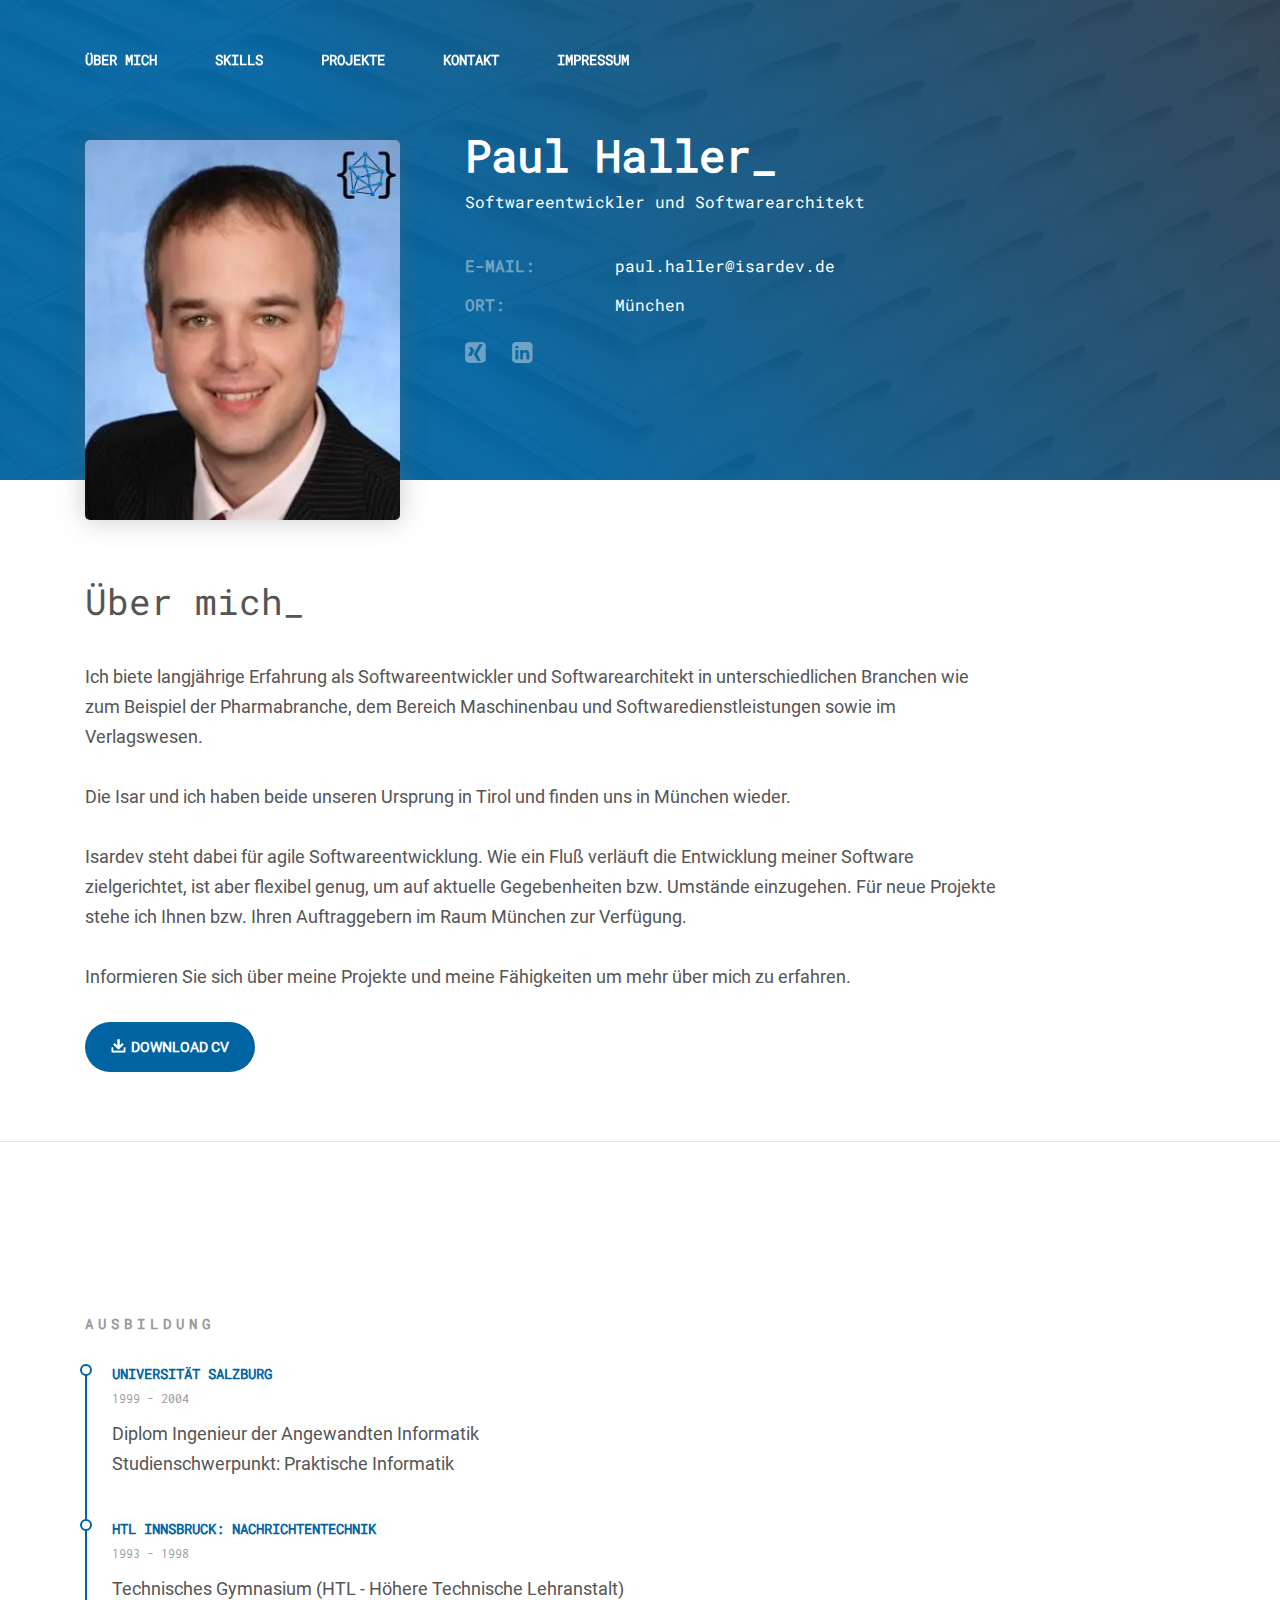
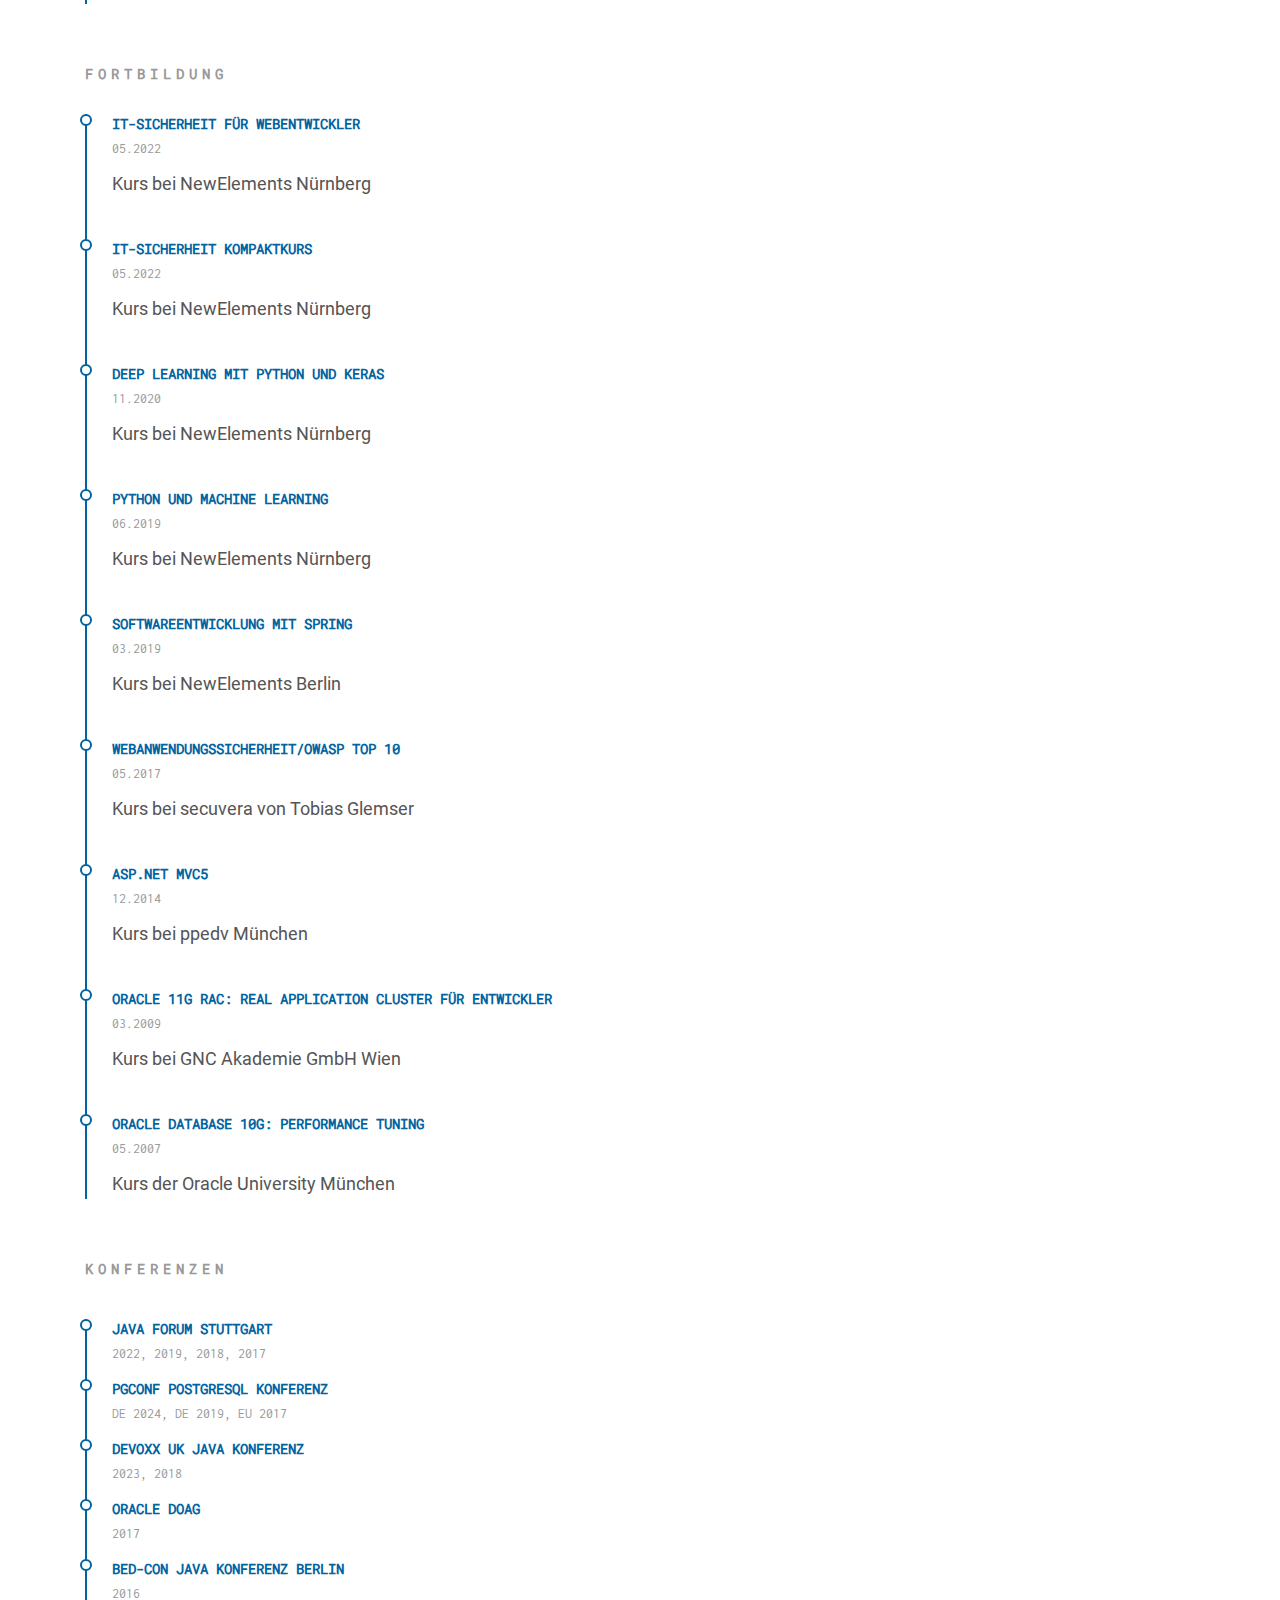
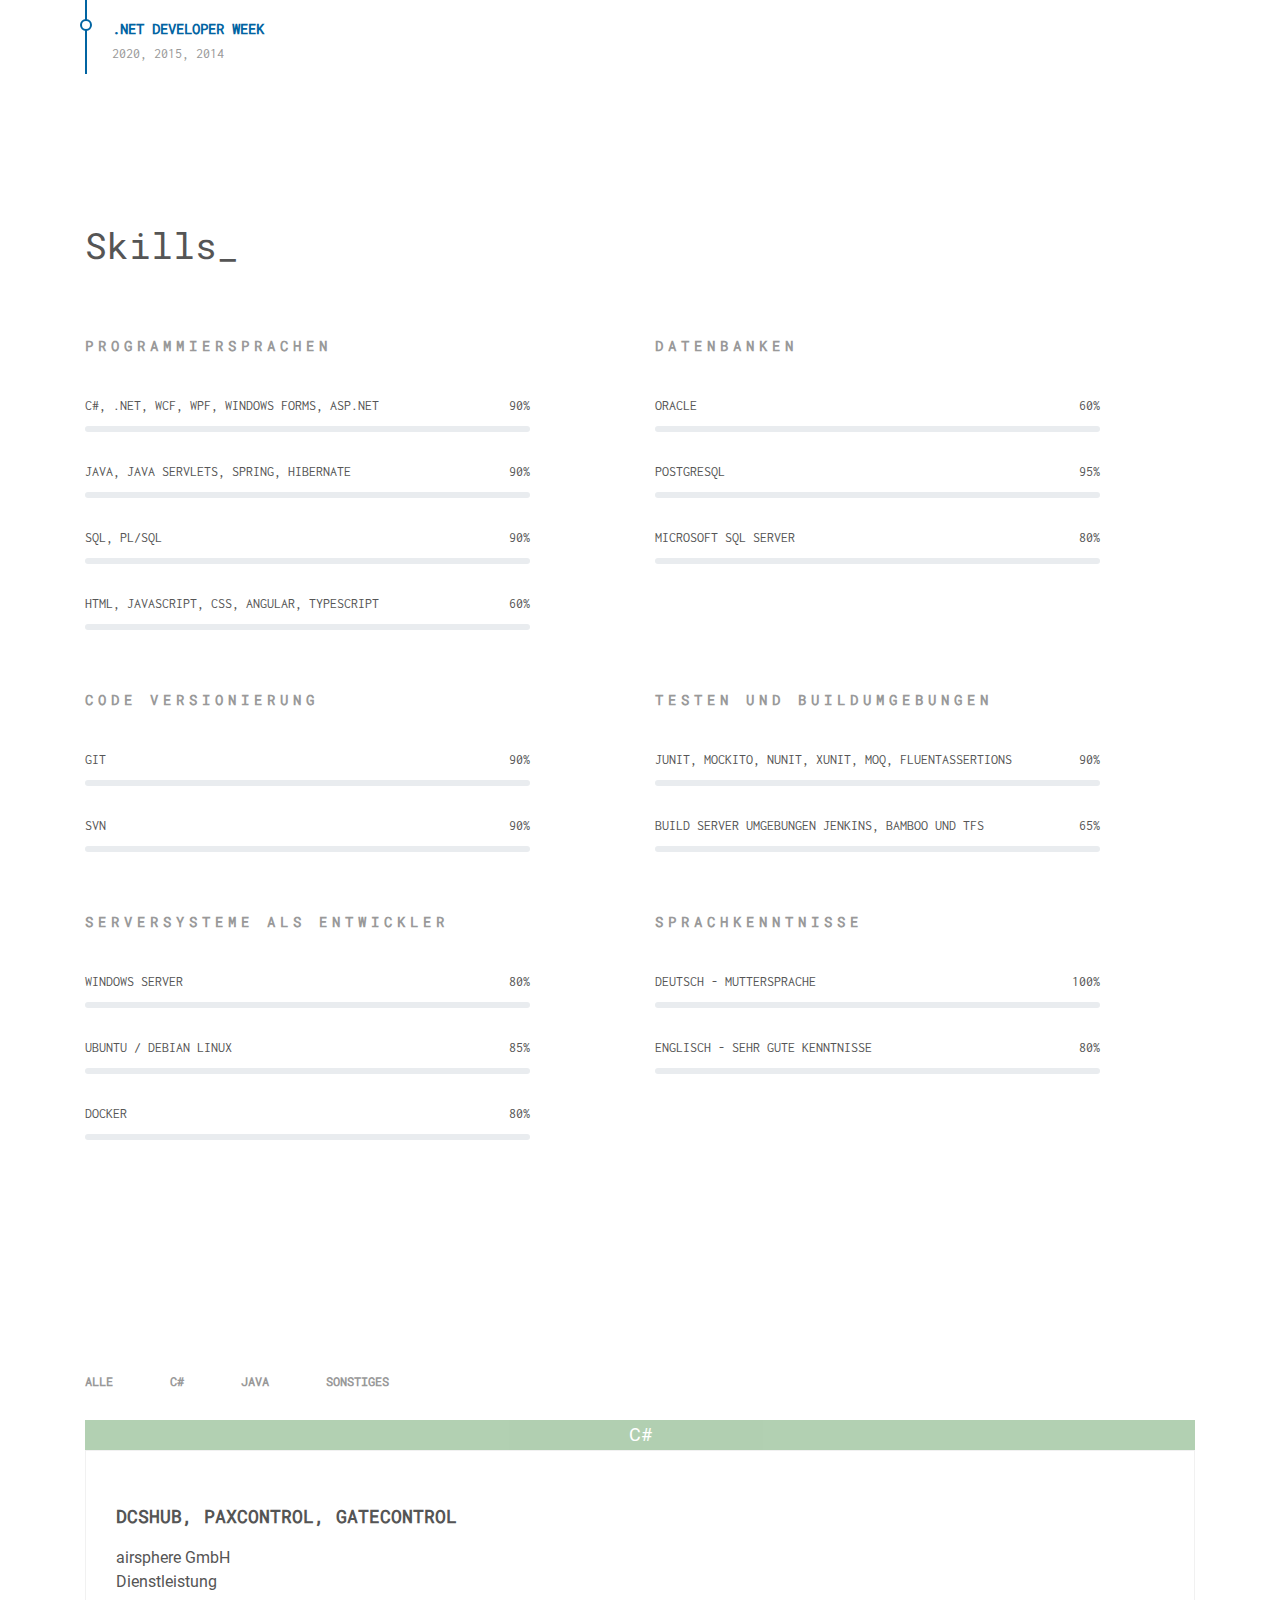
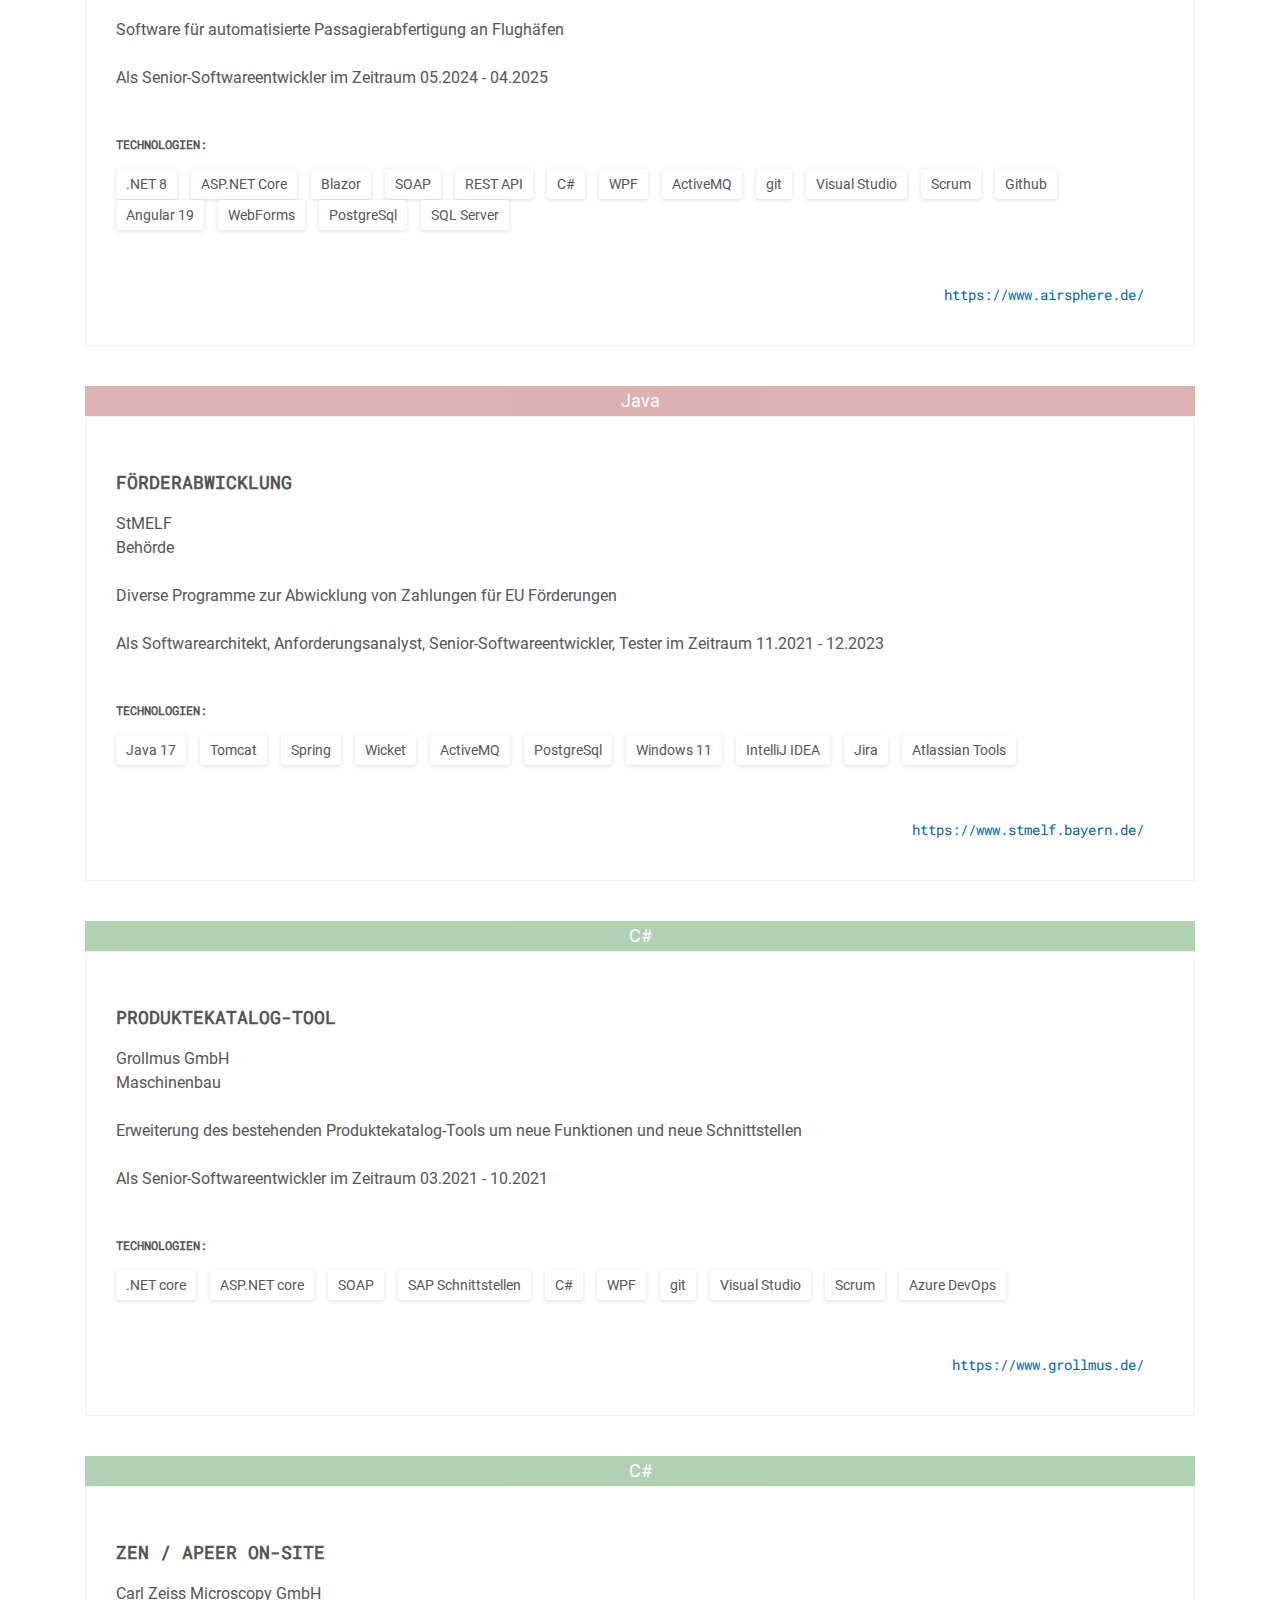
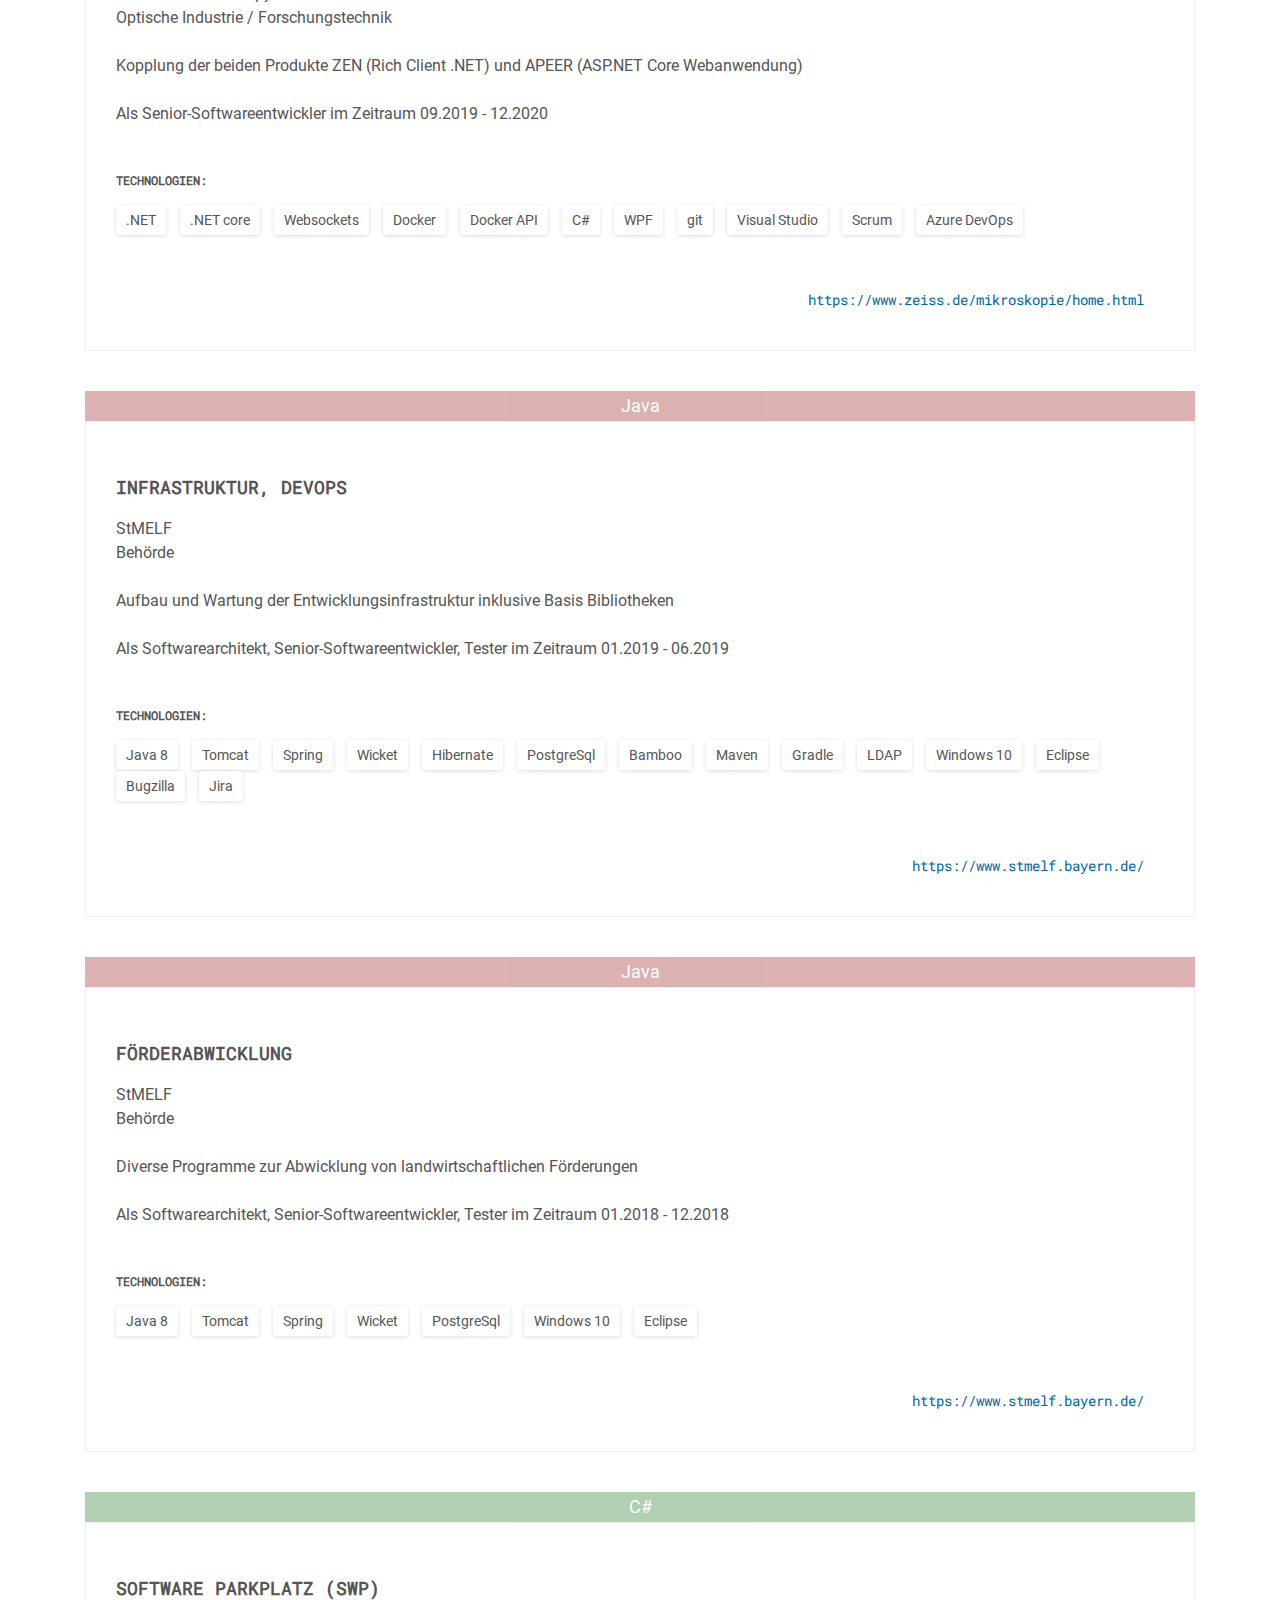
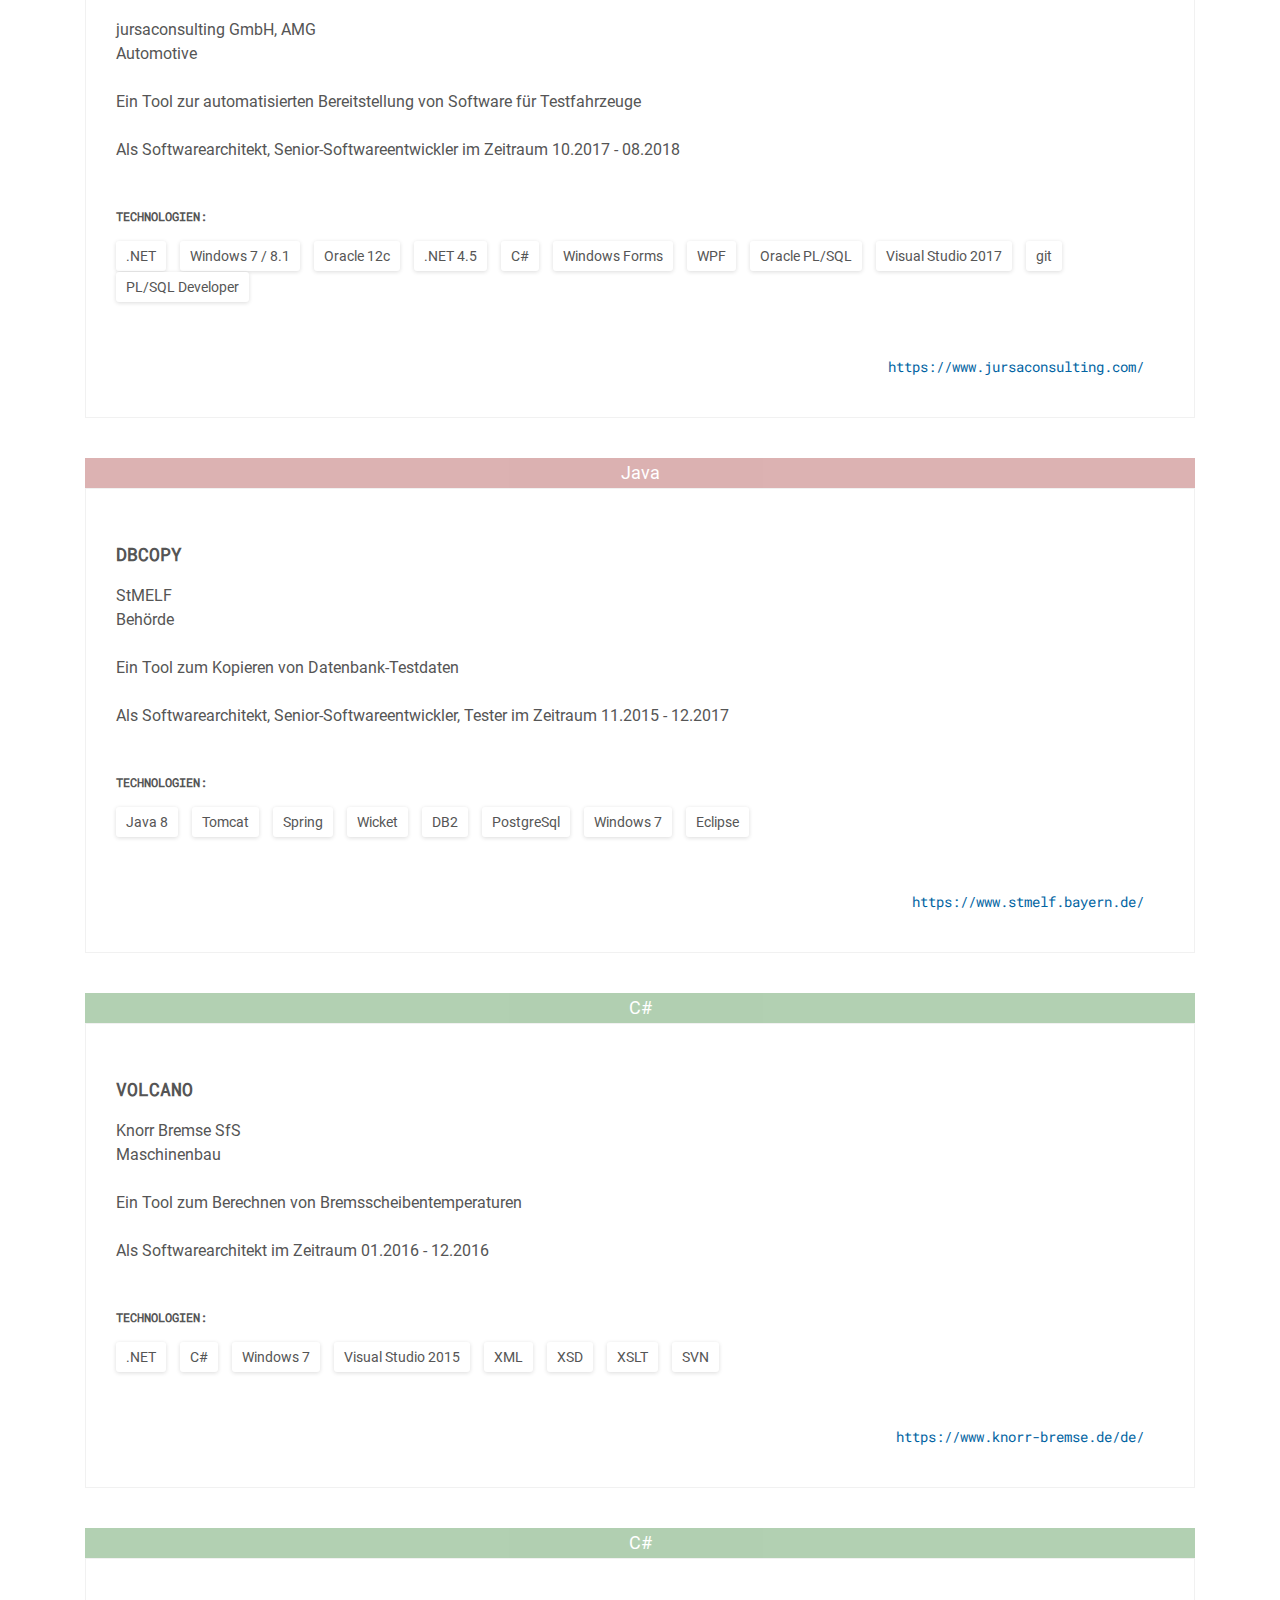
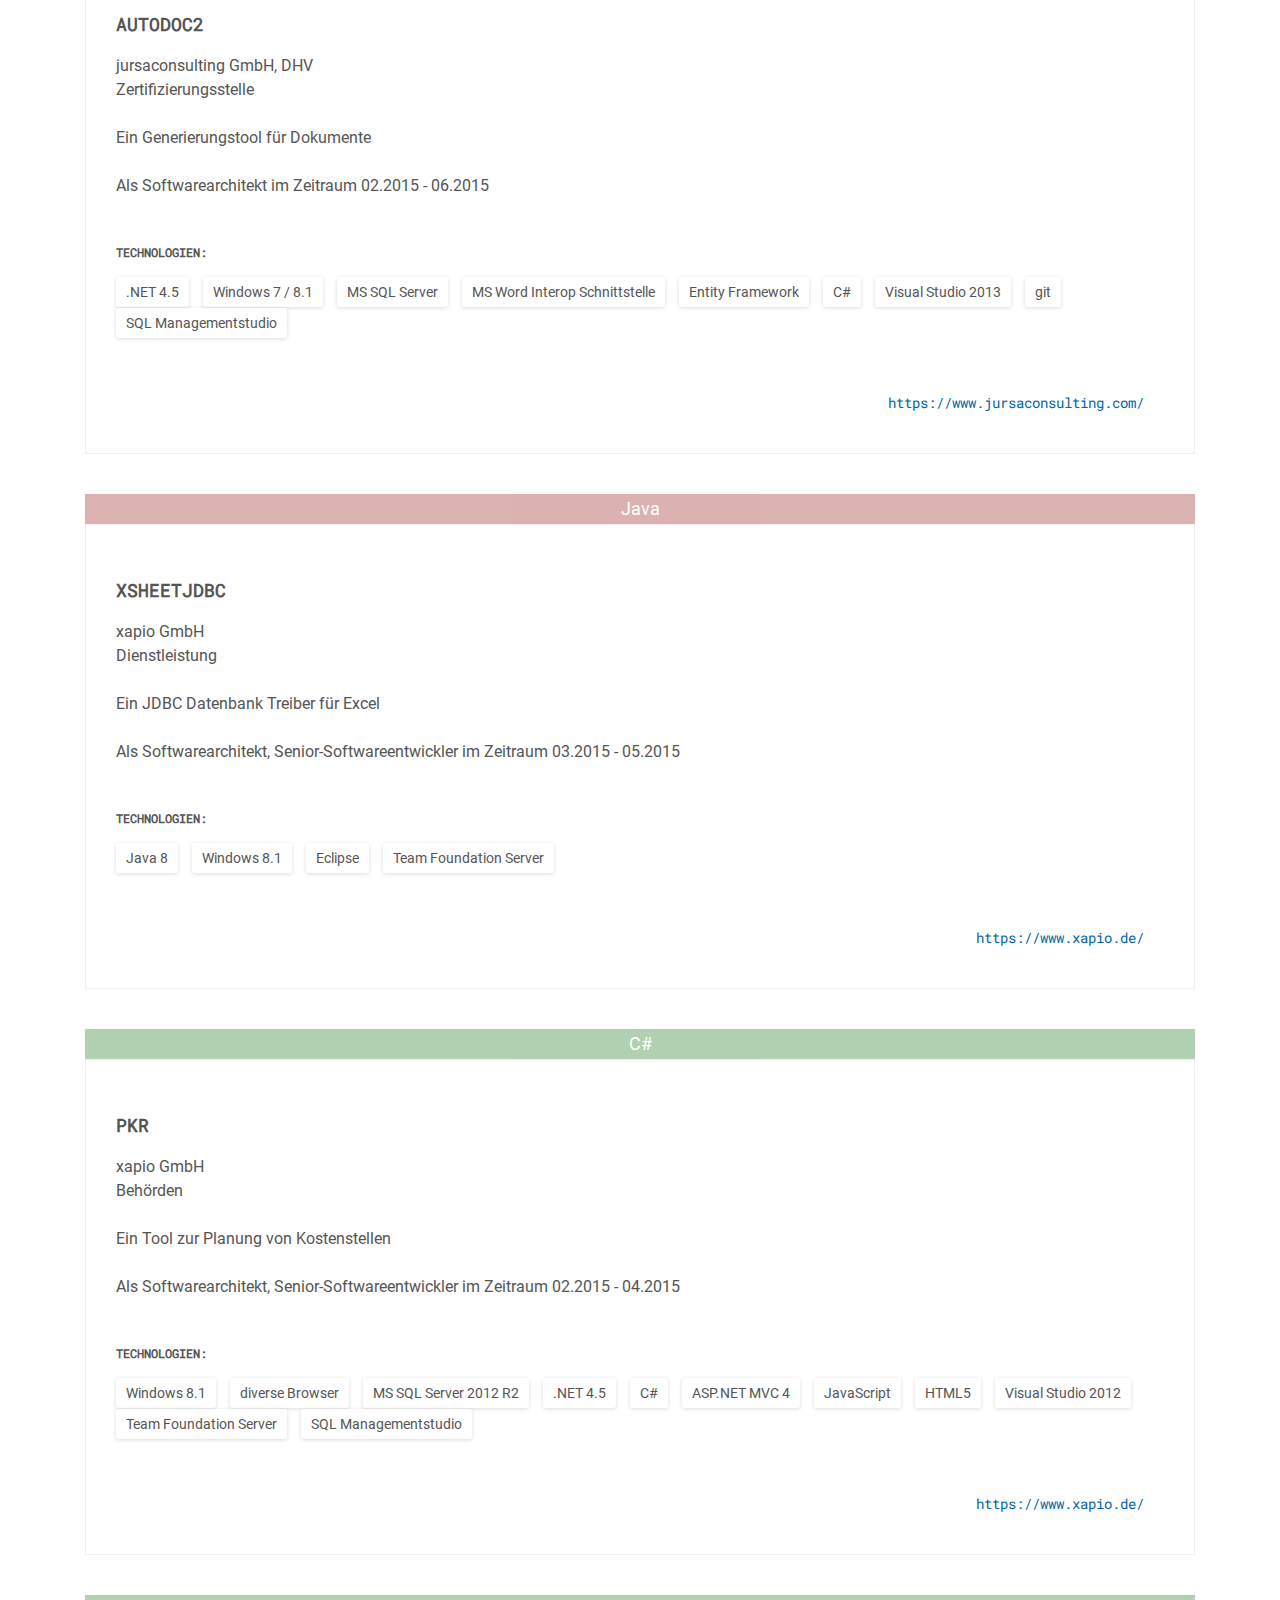
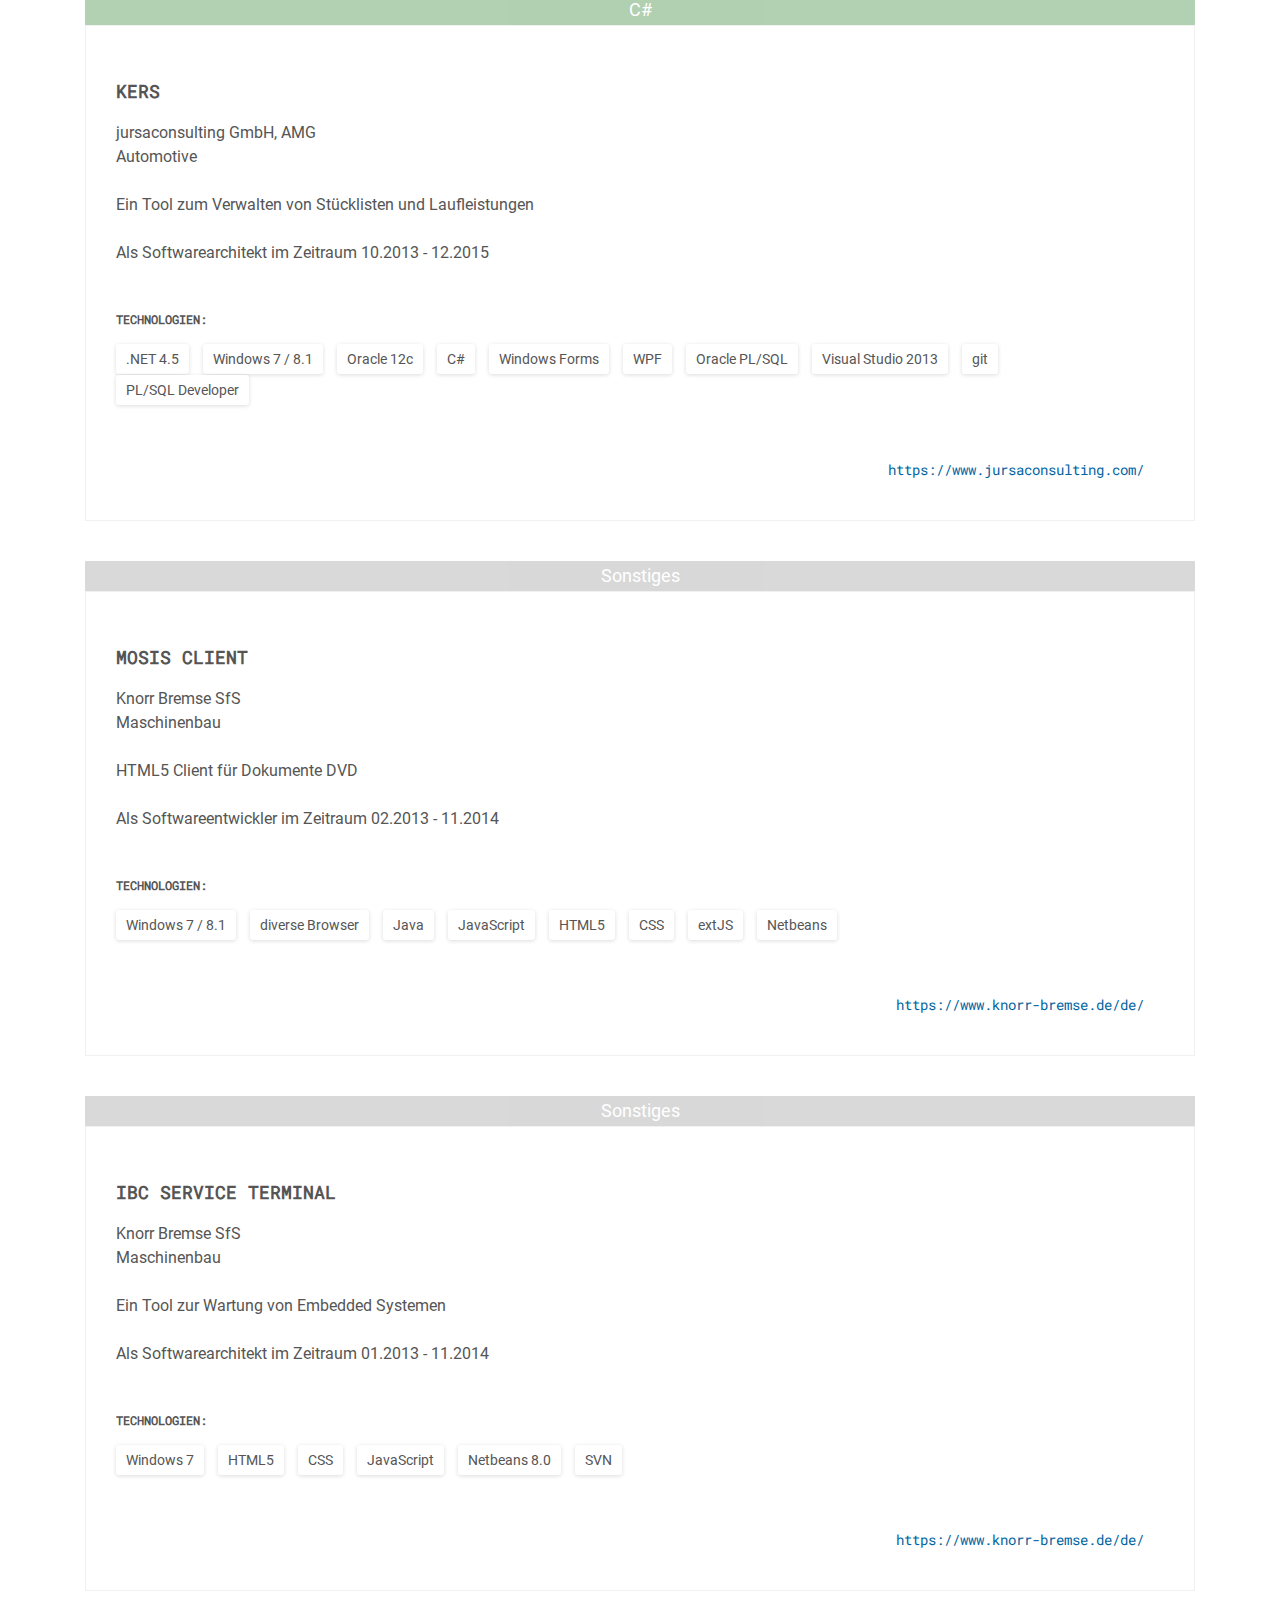
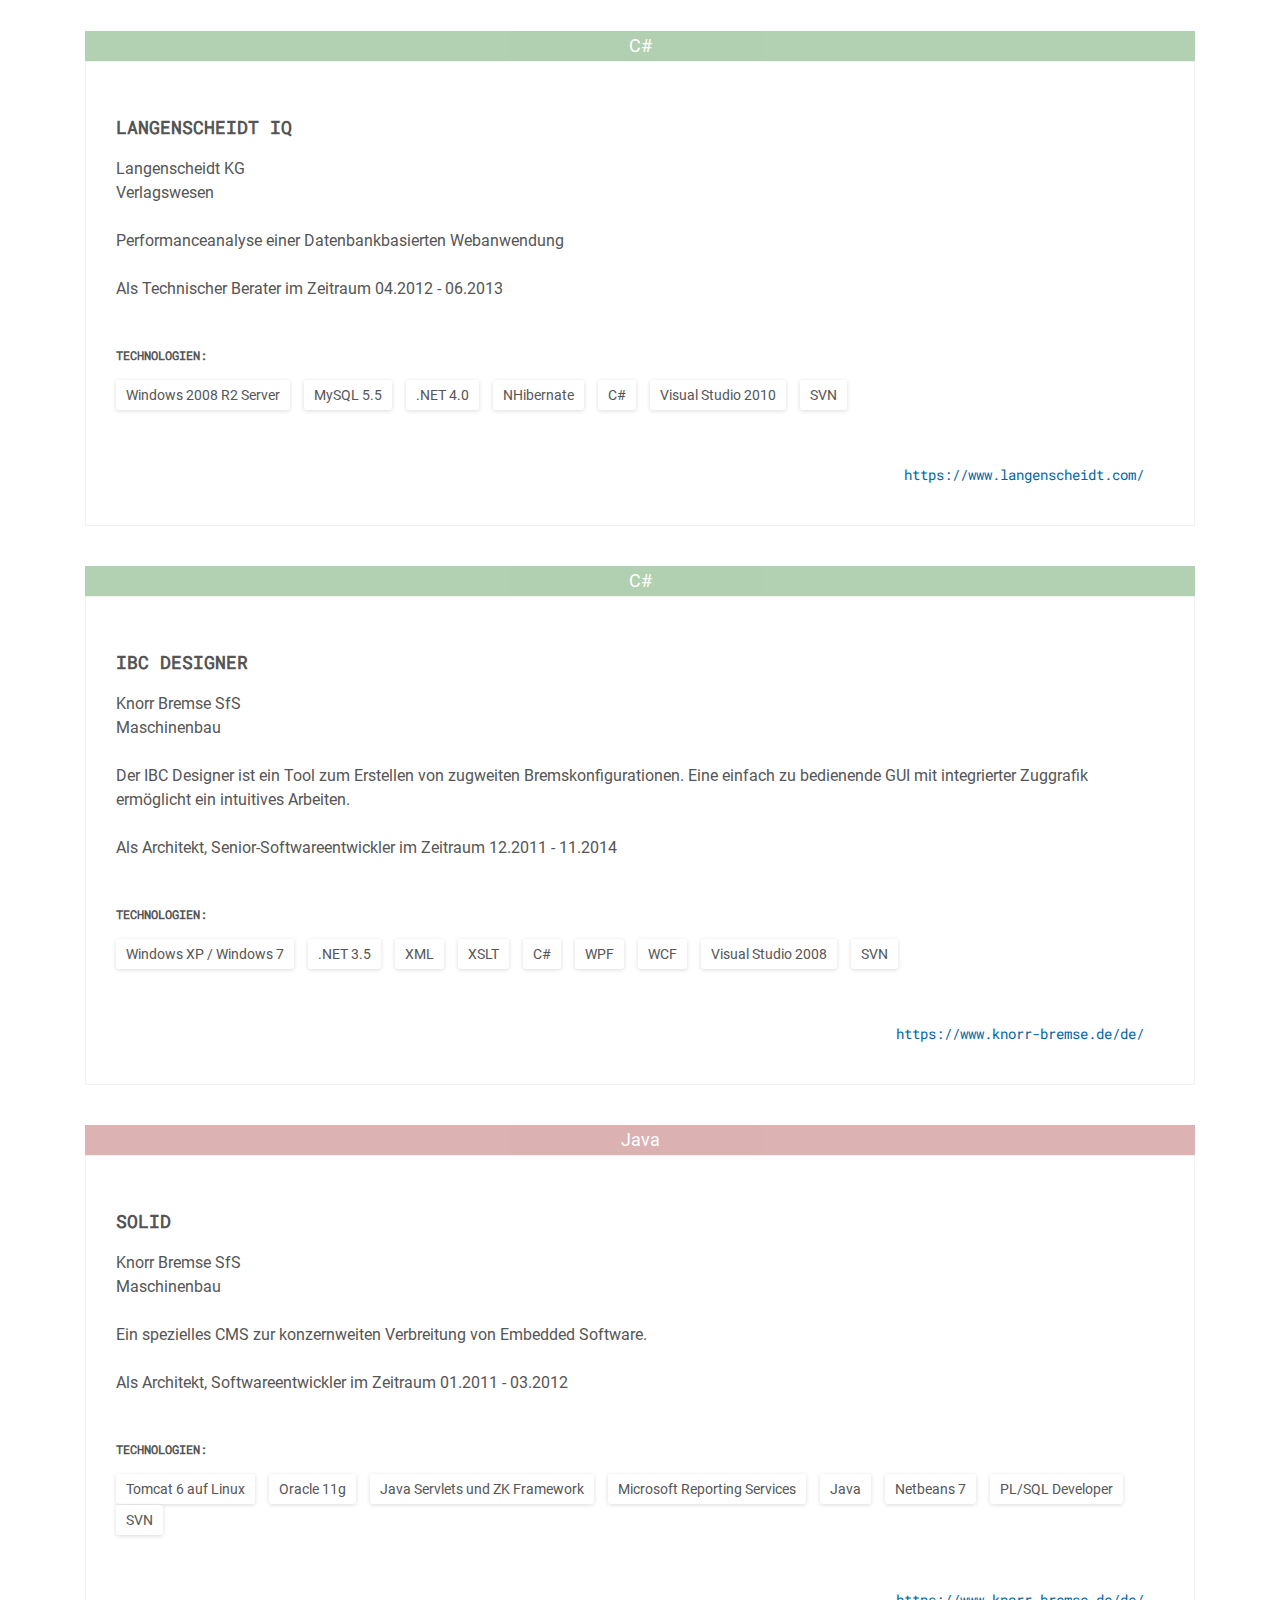
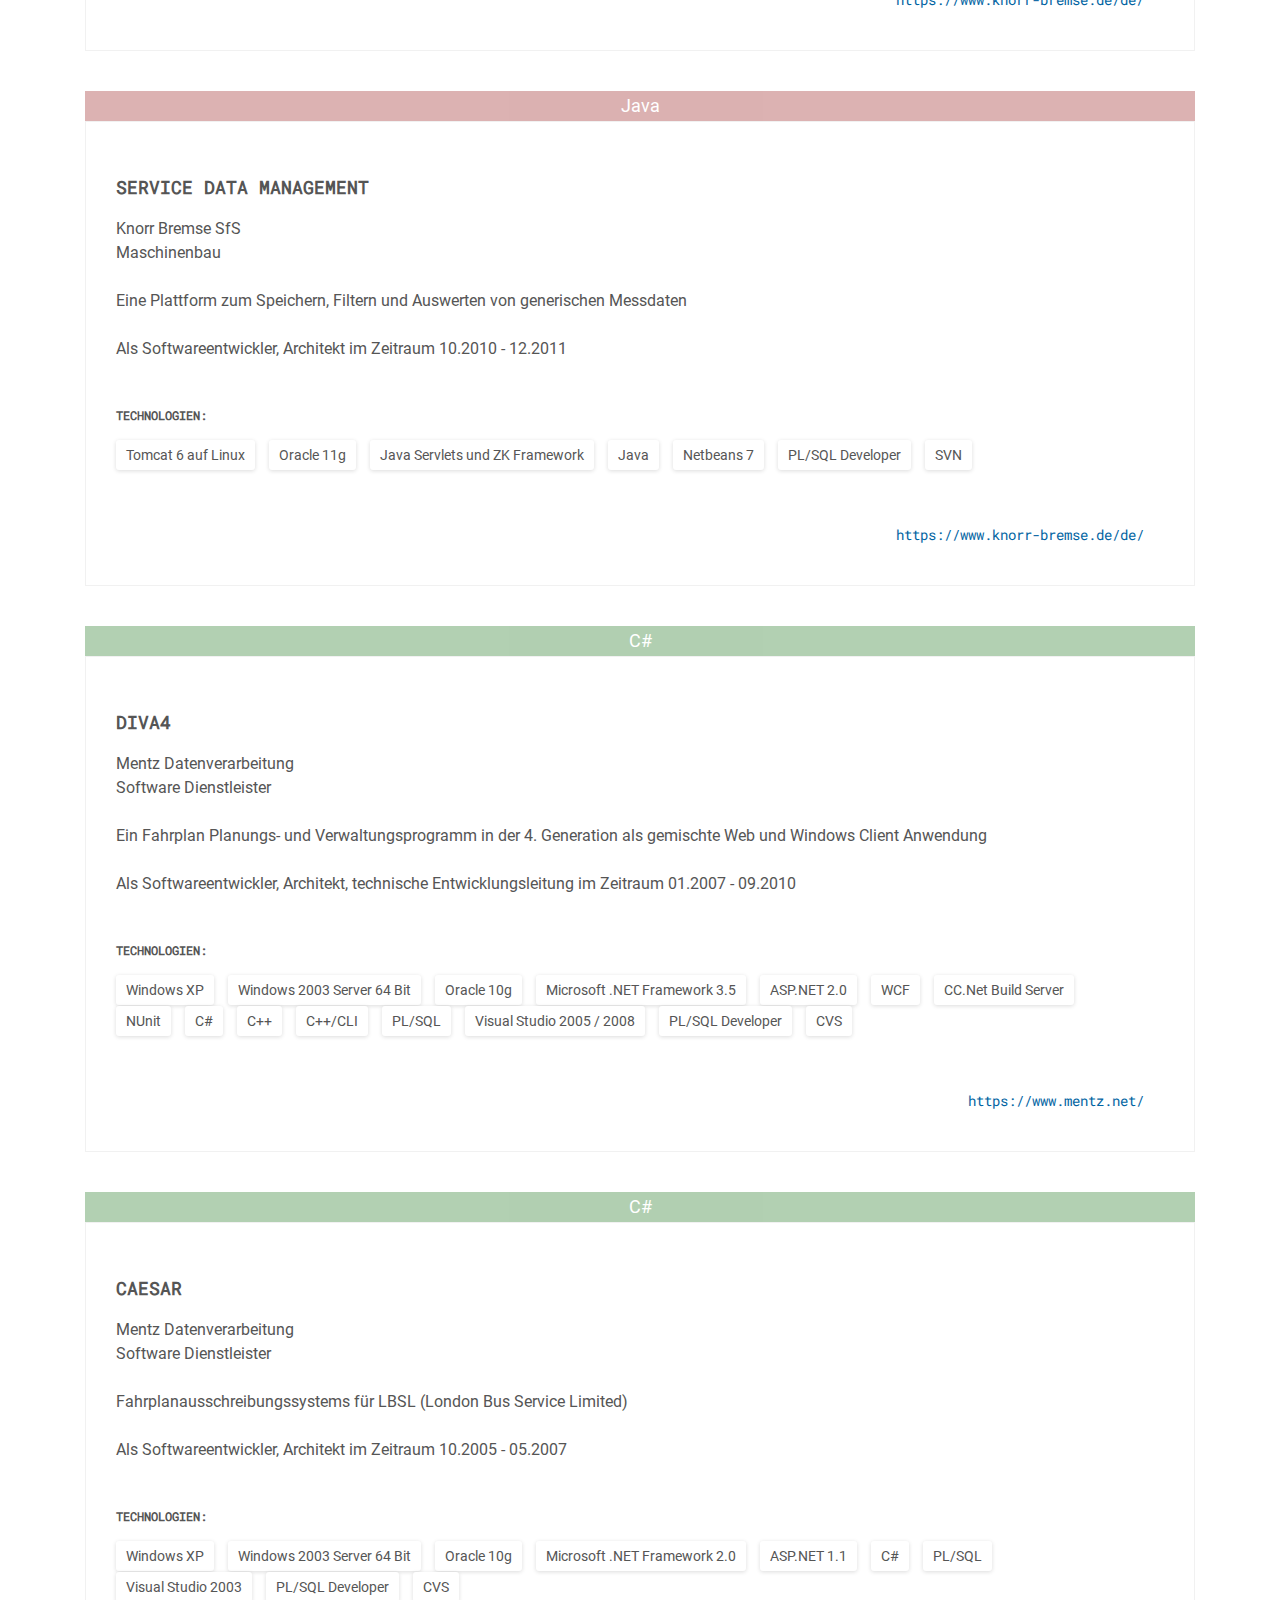
<file: index.html>
﻿<!DOCTYPE html>
<html lang="de"
      xmlns="http://www.w3.org/1999/xhtml">
<head>
    <meta charset="utf-8"/>
    <meta http-equiv="X-UA-Compatible" content="IE=edge">
    <meta name="viewport" content="width=device-width, initial-scale=1.0"/>
    <meta name="description" content="Freiberuflicher Softwareentwickler Paul Haller Isardev.de">
    <meta name="author" content="Paul Haller">
    <meta name="keywords" content="software development, softwareentwickler, freelancer, freiberufler">

    
    <title>Isardev - Softwareentwicklung und Softwarearchitektur</title>

    <link rel="stylesheet" href="assets/css/color.css">
    <link rel="stylesheet" href="assets/isardev.css">
    <link rel="stylesheet" href="assets/css/googlefonts.css">
    <link rel="stylesheet" href="assets/css/materialdesignicons.min.css">

    <link rel="shortcut icon" type="image/x-icon" href="assets/favicon.ico">
</head>
<body id="page-top" class="index">
	

    <!--Main menu-->
    <div class="menu">
        <div class="container">
            <div class="row">
                <div class="menu__wrapper d-none d-lg-block col-md-12">
                    <nav class="">
                        <ul>
    <li><a href="#about">Über mich</a></li>
    <li><a href="#skills">Skills</a></li>
    <li><a href="#portfolio">Projekte</a></li>
    <li><a href="#contact">Kontakt</a></li>
    <li><a href="impressum.html">Impressum</a></li>
</ul>
                    </nav>
                </div>
                <div class="menu__wrapper col-md-12 d-lg-none">
                    <button type="button" class="menu__mobile-button">
                        <span><i class="fa fa-bars" aria-hidden="true"></i></span>
                    </button>
                </div>
            </div>
        </div>
    </div>
    <!--Main menu-->

    <!-- Mobile menu -->
    <div class="mobile-menu d-lg-none">
        <div class="container">
            <div class="mobile-menu__close">
                <span><i class="mdi mdi-close" aria-hidden="true"></i></span>
            </div>
            <nav class="mobile-menu__wrapper">
                <ul>
    <li><a href="#about">Über mich</a></li>
    <li><a href="#skills">Skills</a></li>
    <li><a href="#portfolio">Projekte</a></li>
    <li><a href="#contact">Kontakt</a></li>
    <li><a href="impressum.html">Impressum</a></li>
</ul>
            </nav>
        </div>
    </div>
    <!-- Mobile menu -->

    <!--Header-->
    <header class="main-header" style="background-image: url(assets/img/img_bg_main.webp)">
        <div class="container">
            <div class="row personal-profile">
                <div class="col-md-4 personal-profile__avatar">
                    <img class="" src="assets/img/foto.webp" alt="avatar">
                </div>
                <div class="col-md-8">
                    <p class="personal-profile__name">Paul Haller_</p>
                    <p class="personal-profile__work">Softwareentwickler und Softwarearchitekt</p>
                    <div class="personal-profile__contacts">
                        <dl class="contact-list contact-list__opacity-titles">
                            <dt>E-Mail:</dt>
                            <dd><span id="e17348492">[javascript protected email address]</span><script type="text/javascript">/*<![CDATA[*/eval("var a=\"sePLISKzFuamtQ1i3w@Aj65cxR+X_MUlN9D2G8B0gOofE.v7pdkTn-YJZyHWqrhbV4C\";var b=a.split(\"\").sort().join(\"\");var c=\"ZOrnPpOnn.HQdWOHE.hPE.\";var d=\"\";for(var e=0;e<c.length;e++)d+=b.charAt(a.indexOf(c.charAt(e)));document.getElementById(\"e17348492\").innerHTML=\"<a href=\\\"mailto:\"+d+\"\\\">\"+d+\"</a>\"")/*]]>*/</script></dd>
                            <dt>Ort:</dt>
                            <dd>München</dd>
                        </dl>
                    </div>
                    <p class="personal-profile__social">
                        <a href="https://www.xing.com/profile/Paul_Haller4" target="_blank"><i class="fa fa-xing-square"></i></a>
                        <a href="https://www.linkedin.com/in/paul-haller-44855419a/" target="_blank"><i class="fa fa-linkedin-square"></i></a>
                    </p>
                </div>
            </div>
        </div>
    </header>
    <!--Header-->

    <!-- About Section -->
    <section id="about" class="container section">

		<div class="row">
			<div class="col-md-10">
				<h2 id="hello_header" class="section__title">Über mich_</h2>
				<p class="section__description">Ich biete langjährige Erfahrung als Softwareentwickler und Softwarearchitekt in unterschiedlichen Branchen wie zum Beispiel der Pharmabranche, dem Bereich Maschinenbau und Softwaredienstleistungen sowie im Verlagswesen.</p>
				<p class="section__description">Die Isar und ich haben beide unseren Ursprung in Tirol und finden uns in München wieder.</p>
				<p class="section__description">Isardev steht dabei für agile Softwareentwicklung. Wie ein Fluß verläuft die Entwicklung meiner Software zielgerichtet, ist aber flexibel genug, um auf aktuelle Gegebenheiten bzw. Umstände einzugehen. Für neue Projekte stehe ich Ihnen bzw. Ihren Auftraggebern im Raum München zur Verfügung.</p>
				<p class="section__description">Informieren Sie sich über meine Projekte und meine Fähigkeiten um mehr über mich zu erfahren.</p>
				<a href="download/Profil_Paul_Haller.pdf" class="section_btn site-btn" download><img
						src="assets/img/img_btn_icon.png" alt="">Download CV</a>
			</div>
		</div>

	</section>

    <hr>

    <!-- Resume Section -->
    <section id="resume" class="container section">
		<div class="row">
			<div class="col-md-10">
				<h2 id="resume_header" class="section__title">Lebenslauf_</h2>
			</div>
		</div>
		<div class="row">
			<div class="col-md-8 section__resume resume-list">
				<h3 class="resume-list_title">Ausbildung</h3>
				<div class="resume-list__block">
					<p class="resume-list__block-title">Universität Salzburg</p>
					<p class="resume-list__block-date">1999 - 2004</p>
					<p>Diplom Ingenieur der Angewandten Informatik</p>
					<p>Studienschwerpunkt: Praktische Informatik</p>
				</div>
				<div class="resume-list__block">
					<p class="resume-list__block-title">HTL Innsbruck: Nachrichtentechnik</p>
					<p class="resume-list__block-date">1993 - 1998</p>
					<p>Technisches Gymnasium (HTL - Höhere Technische Lehranstalt)</p>
				</div>
			</div>
		</div>
		<div class="row">
			<div class="col-md-8 section__resume resume-list">
				<h3 class="resume-list_title">Fortbildung</h3>
				<div class="resume-list__block">
					<p class="resume-list__block-title">IT-Sicherheit für Webentwickler</p>
					<p class="resume-list__block-date">05.2022</p>
					<p>Kurs bei NewElements Nürnberg</p>
				</div>
				<div class="resume-list__block">
					<p class="resume-list__block-title">IT-Sicherheit Kompaktkurs</p>
					<p class="resume-list__block-date">05.2022</p>
					<p>Kurs bei NewElements Nürnberg</p>
				</div>
				<div class="resume-list__block">
					<p class="resume-list__block-title">Deep learning mit Python und Keras</p>
					<p class="resume-list__block-date">11.2020</p>
					<p>Kurs bei NewElements Nürnberg</p>
				</div>
				<div class="resume-list__block">
					<p class="resume-list__block-title">Python und Machine Learning</p>
					<p class="resume-list__block-date">06.2019</p>
					<p>Kurs bei NewElements Nürnberg</p>
				</div>
				<div class="resume-list__block">
					<p class="resume-list__block-title">Softwareentwicklung mit Spring</p>
					<p class="resume-list__block-date">03.2019</p>
					<p>Kurs bei NewElements Berlin</p>
				</div>
				<div class="resume-list__block">
					<p class="resume-list__block-title">Webanwendungssicherheit/OWASP Top 10</p>
					<p class="resume-list__block-date">05.2017</p>
					<p>Kurs bei secuvera von Tobias Glemser</p>
				</div>
				<div class="resume-list__block">
					<p class="resume-list__block-title">ASP.NET MVC5</p>
					<p class="resume-list__block-date">12.2014</p>
					<p>Kurs bei ppedv München</p>
				</div>
				<div class="resume-list__block">
					<p class="resume-list__block-title">Oracle 11g RAC: Real Application Cluster für Entwickler</p>
					<p class="resume-list__block-date">03.2009</p>
					<p>Kurs bei GNC Akademie GmbH Wien</p>
				</div>
				<div class="resume-list__block">
					<p class="resume-list__block-title">Oracle Database 10g: Performance Tuning</p>
					<p class="resume-list__block-date">05.2007</p>
					<p>Kurs der Oracle University München</p>
				</div>
			</div>
		</div>
		<div class="row">
			<div class="col-md-8 section__resume conference-list">
				<h3 class="conference-list_title">Konferenzen</h3>
				<div class="conference-list__block">
					<p class="conference-list__block-title">Java Forum Stuttgart</p>
					<p class="conference-list__block-date">2022, 2019, 2018, 2017</p>
				</div>
				<div class="conference-list__block">
					<p class="conference-list__block-title">PGConf PostgreSQL Konferenz</p>
					<p class="conference-list__block-date">DE 2024, DE 2019, EU 2017</p>
				</div>
				<div class="conference-list__block">
					<p class="conference-list__block-title">DEVOXX UK Java Konferenz</p>
					<p class="conference-list__block-date">2023, 2018</p>
				</div>
				<div class="conference-list__block">
					<p class="conference-list__block-title">Oracle DOAG</p>
					<p class="conference-list__block-date">2017</p>
				</div>
				<div class="conference-list__block">
					<p class="conference-list__block-title">BED-CON Java Konferenz Berlin</p>
					<p class="conference-list__block-date">2016</p>
				</div>
				<div class="conference-list__block">
					<p class="conference-list__block-title">.NET Developer Week</p>
					<p class="conference-list__block-date">2020, 2015, 2014</p>
				</div>
			</div>
		</div>
	</section>

    <!-- Skills Section -->
    <section id="skills" class="container section">
    <div class="row">
        <div class="col-md-10">
            <h2 class="section__title">Skills_</h2>
        </div>
    </div>

    <div class="row section__resume progress-list js-progress-list">
        <div class="col-md-5 mr-auto">
            <h3 class="progress-list__title">Programmiersprachen</h3>
            <div class="progress-list__skill">
                <p>
                    <span class="progress-list__skill-title">C#, .NET, WCF, WPF, Windows Forms, ASP.NET</span>
                    <span class="progress-list__skill-value">90%</span>
                </p>
                <div class="progress">
                    <div class="progress-bar" role="progressbar" aria-valuenow="90" aria-valuemin="0" aria-valuemax="100" >
                    </div>
                </div>
            </div>
            <div class="progress-list__skill">
                <p>
                    <span class="progress-list__skill-title">Java, Java Servlets, Spring, Hibernate</span>
                    <span class="progress-list__skill-value">90%</span>
                </p>
                <div class="progress">
                    <div class="progress-bar" role="progressbar" aria-valuenow="90" aria-valuemin="0" aria-valuemax="100" >
                    </div>
                </div>
            </div>
            <div class="progress-list__skill">
                <p>
                    <span class="progress-list__skill-title">SQL, PL/SQL</span>
                    <span class="progress-list__skill-value">90%</span>
                </p>
                <div class="progress">
                    <div class="progress-bar" role="progressbar" aria-valuenow="90" aria-valuemin="0" aria-valuemax="100" >
                    </div>
                </div>
            </div>
            <div class="progress-list__skill">
                <p>
                    <span class="progress-list__skill-title">HTML, JavaScript, CSS, Angular, TypeScript</span>
                    <span class="progress-list__skill-value">60%</span>
                </p>
                <div class="progress">
                    <div class="progress-bar" role="progressbar" aria-valuenow="60" aria-valuemin="0" aria-valuemax="100" >
                    </div>
                </div>
            </div>
        </div>
        <div class="col-md-5 mr-auto">
            <h3 class="progress-list__title">Datenbanken</h3>
            <div class="progress-list__skill">
                <p>
                    <span class="progress-list__skill-title">Oracle</span>
                    <span class="progress-list__skill-value">60%</span>
                </p>
                <div class="progress">
                    <div class="progress-bar" role="progressbar" aria-valuenow="60" aria-valuemin="0" aria-valuemax="100" >
                    </div>
                </div>
            </div>
            <div class="progress-list__skill">
                <p>
                    <span class="progress-list__skill-title">PostgreSql</span>
                    <span class="progress-list__skill-value">95%</span>
                </p>
                <div class="progress">
                    <div class="progress-bar" role="progressbar" aria-valuenow="95" aria-valuemin="0" aria-valuemax="100" >
                    </div>
                </div>
            </div>
            <div class="progress-list__skill">
                <p>
                    <span class="progress-list__skill-title">Microsoft SQL Server</span>
                    <span class="progress-list__skill-value">80%</span>
                </p>
                <div class="progress">
                    <div class="progress-bar" role="progressbar" aria-valuenow="80" aria-valuemin="0" aria-valuemax="100" >
                    </div>
                </div>
            </div>
        </div>
    </div>

    <div class="row section__resume progress-list js-progress-list">
        <div class="col-md-5 mr-auto">
            <h3 class="progress-list__title">Code Versionierung</h3>
            <div class="progress-list__skill">
                <p>
                    <span class="progress-list__skill-title">git</span>
                    <span class="progress-list__skill-value">90%</span>
                </p>
                <div class="progress">
                    <div class="progress-bar" role="progressbar" aria-valuenow="90" aria-valuemin="0" aria-valuemax="100" >
                    </div>
                </div>
            </div>
            <div class="progress-list__skill">
                <p>
                    <span class="progress-list__skill-title">SVN</span>
                    <span class="progress-list__skill-value">90%</span>
                </p>
                <div class="progress">
                    <div class="progress-bar" role="progressbar" aria-valuenow="90" aria-valuemin="0" aria-valuemax="100" >
                    </div>
                </div>
            </div>
        </div>
        <div class="col-md-5 mr-auto">
            <h3 class="progress-list__title">Testen und Buildumgebungen</h3>
            <div class="progress-list__skill">
                <p>
                    <span class="progress-list__skill-title">JUnit, Mockito, NUnit, xUnit, MOQ, FluentAssertions</span>
                    <span class="progress-list__skill-value">90%</span>
                </p>
                <div class="progress">
                    <div class="progress-bar" role="progressbar" aria-valuenow="90" aria-valuemin="0" aria-valuemax="100" >
                    </div>
                </div>
            </div>
            <div class="progress-list__skill">
                <p>
                    <span class="progress-list__skill-title">Build Server Umgebungen Jenkins, Bamboo und TFS</span>
                    <span class="progress-list__skill-value">65%</span>
                </p>
                <div class="progress">
                    <div class="progress-bar" role="progressbar" aria-valuenow="65" aria-valuemin="0" aria-valuemax="100" >
                    </div>
                </div>
            </div>
        </div>
    </div>

    <div class="row section__resume progress-list js-progress-list">
        <div class="col-md-5 mr-auto">
            <h3 class="progress-list__title">Serversysteme als Entwickler</h3>
            <div class="progress-list__skill">
                <p>
                    <span class="progress-list__skill-title">Windows Server</span>
                    <span class="progress-list__skill-value">80%</span>
                </p>
                <div class="progress">
                    <div class="progress-bar" role="progressbar" aria-valuenow="80" aria-valuemin="0" aria-valuemax="100" >
                    </div>
                </div>
            </div>
            <div class="progress-list__skill">
                <p>
                    <span class="progress-list__skill-title">Ubuntu / Debian Linux</span>
                    <span class="progress-list__skill-value">85%</span>
                </p>
                <div class="progress">
                    <div class="progress-bar" role="progressbar" aria-valuenow="85" aria-valuemin="0" aria-valuemax="100" >
                    </div>
                </div>
            </div>
            <div class="progress-list__skill">
                <p>
                    <span class="progress-list__skill-title">Docker</span>
                    <span class="progress-list__skill-value">80%</span>
                </p>
                <div class="progress">
                    <div class="progress-bar" role="progressbar" aria-valuenow="80" aria-valuemin="0" aria-valuemax="100" >
                    </div>
                </div>
            </div>
        </div>
        <div class="col-md-5 mr-auto">
            <h3 class="progress-list__title">Sprachkenntnisse</h3>
            <div class="progress-list__skill">
                <p>
                    <span class="progress-list__skill-title">Deutsch - Muttersprache</span>
                    <span class="progress-list__skill-value">100%</span>
                </p>
                <div class="progress">
                    <div class="progress-bar" role="progressbar" aria-valuenow="100" aria-valuemin="0" aria-valuemax="100" >
                    </div>
                </div>
            </div>
            <div class="progress-list__skill">
                <p>
                    <span class="progress-list__skill-title">Englisch - sehr gute Kenntnisse</span>
                    <span class="progress-list__skill-value">80%</span>
                </p>
                <div class="progress">
                    <div class="progress-bar" role="progressbar" aria-valuenow="80" aria-valuemin="0" aria-valuemax="100" >
                    </div>
                </div>
            </div>
        </div>
    </div>

</section>

    <!-- Project Section -->
    <section id="portfolio" class="container section">
    <div class="row">
        <div class="col-md-12">
            <h2 id="portfolio_header" class="section__title">Projekte_</h2>
        </div>
    </div>
    <div class="row portfolio-menu">
        <div class="col-md-12">
            <nav>
                <ul>
                    <li><a href="" data-portfolio-target-tag="all">Alle</a></li>
                    
                        <li><a href="" data-portfolio-target-tag="C_SHARP">C#</a></li>
                    
                        <li><a href="" data-portfolio-target-tag="JAVA">Java</a></li>
                    
                        <li><a href="" data-portfolio-target-tag="SONSTIGES">Sonstiges</a></li>
                    
                </ul>
            </nav>
        </div>
    </div>
    <div class="portfolio-cards">
        <div class="row project-card" data-toggle="modal"
             data-target="#portfolioModalId23" data-portfolio-tag="C_SHARP">
            <div class="col-md-12 col-lg-12 project-card__img text-center csharp">C#</div>
            <div class="col-md-12 col-lg-12 project-card__info">
                <h3 class="project-card__title">DCSHub, PaxControl, GateControl</h3>
                <p class="project-card__description">
                    airsphere GmbH<br/>
                    Dienstleistung<br/>
                    <br/>
                    Software für automatisierte Passagierabfertigung an Flughäfen<br/>
                    <br/>
                    Als Senior-Softwareentwickler im Zeitraum 05.2024 - 04.2025
                </p>
                <p class="project-card__stack">Technologien:</p>
                <ul class="tags">
                    <li>.NET 8</li>
                    <li>ASP.NET Core</li>
                    <li>Blazor</li>
                    <li>SOAP</li>
                    <li>REST API</li>
                    <li>C#</li>
                    <li>WPF</li>
                    <li>ActiveMQ</li>
                    <li>git</li>
                    <li>Visual Studio</li>
                    <li>Scrum</li>
                    <li>Github</li>
                    <li>Angular 19</li>
                    <li>WebForms</li>
                    <li>PostgreSql</li>
                    <li>SQL Server</li>
                </ul>
                <a href="https://www.airsphere.de/" class="project-card__link" target="_blank">https://www.airsphere.de/</a>
            </div>
        </div>
        <div class="row project-card" data-toggle="modal"
             data-target="#portfolioModalId22" data-portfolio-tag="JAVA">
            <div class="col-md-12 col-lg-12 project-card__img text-center java">Java</div>
            <div class="col-md-12 col-lg-12 project-card__info">
                <h3 class="project-card__title">Förderabwicklung</h3>
                <p class="project-card__description">
                    StMELF<br/>
                    Behörde<br/>
                    <br/>
                    Diverse Programme zur Abwicklung von Zahlungen für EU Förderungen<br/>
                    <br/>
                    Als Softwarearchitekt, Anforderungsanalyst, Senior-Softwareentwickler, Tester im Zeitraum 11.2021 - 12.2023
                </p>
                <p class="project-card__stack">Technologien:</p>
                <ul class="tags">
                    <li>Java 17</li>
                    <li>Tomcat</li>
                    <li>Spring</li>
                    <li>Wicket</li>
                    <li>ActiveMQ</li>
                    <li>PostgreSql</li>
                    <li>Windows 11</li>
                    <li>IntelliJ IDEA</li>
                    <li>Jira</li>
                    <li>Atlassian Tools</li>
                </ul>
                <a href="https://www.stmelf.bayern.de/" class="project-card__link" target="_blank">https://www.stmelf.bayern.de/</a>
            </div>
        </div>
        <div class="row project-card" data-toggle="modal"
             data-target="#portfolioModalId21" data-portfolio-tag="C_SHARP">
            <div class="col-md-12 col-lg-12 project-card__img text-center csharp">C#</div>
            <div class="col-md-12 col-lg-12 project-card__info">
                <h3 class="project-card__title">Produktekatalog-Tool</h3>
                <p class="project-card__description">
                    Grollmus GmbH<br/>
                    Maschinenbau<br/>
                    <br/>
                    Erweiterung des bestehenden Produktekatalog-Tools um neue Funktionen und neue Schnittstellen<br/>
                    <br/>
                    Als Senior-Softwareentwickler im Zeitraum 03.2021 - 10.2021
                </p>
                <p class="project-card__stack">Technologien:</p>
                <ul class="tags">
                    <li>.NET core</li>
                    <li>ASP.NET core</li>
                    <li>SOAP</li>
                    <li>SAP Schnittstellen</li>
                    <li>C#</li>
                    <li>WPF</li>
                    <li>git</li>
                    <li>Visual Studio</li>
                    <li>Scrum</li>
                    <li>Azure DevOps</li>
                </ul>
                <a href="https://www.grollmus.de/" class="project-card__link" target="_blank">https://www.grollmus.de/</a>
            </div>
        </div>
        <div class="row project-card" data-toggle="modal"
             data-target="#portfolioModalId20" data-portfolio-tag="C_SHARP">
            <div class="col-md-12 col-lg-12 project-card__img text-center csharp">C#</div>
            <div class="col-md-12 col-lg-12 project-card__info">
                <h3 class="project-card__title">ZEN / APEER on-site</h3>
                <p class="project-card__description">
                    Carl Zeiss Microscopy GmbH<br/>
                    Optische Industrie / Forschungstechnik<br/>
                    <br/>
                    Kopplung der beiden Produkte ZEN (Rich Client .NET) und APEER (ASP.NET Core Webanwendung)<br/>
                    <br/>
                    Als Senior-Softwareentwickler im Zeitraum 09.2019 - 12.2020
                </p>
                <p class="project-card__stack">Technologien:</p>
                <ul class="tags">
                    <li>.NET</li>
                    <li>.NET core</li>
                    <li>Websockets</li>
                    <li>Docker</li>
                    <li>Docker API</li>
                    <li>C#</li>
                    <li>WPF</li>
                    <li>git</li>
                    <li>Visual Studio</li>
                    <li>Scrum</li>
                    <li>Azure DevOps</li>
                </ul>
                <a href="https://www.zeiss.de/mikroskopie/home.html" class="project-card__link" target="_blank">https://www.zeiss.de/mikroskopie/home.html</a>
            </div>
        </div>
        <div class="row project-card" data-toggle="modal"
             data-target="#portfolioModalId19" data-portfolio-tag="JAVA">
            <div class="col-md-12 col-lg-12 project-card__img text-center java">Java</div>
            <div class="col-md-12 col-lg-12 project-card__info">
                <h3 class="project-card__title">Infrastruktur, DevOps</h3>
                <p class="project-card__description">
                    StMELF<br/>
                    Behörde<br/>
                    <br/>
                    Aufbau und Wartung der Entwicklungsinfrastruktur inklusive Basis Bibliotheken<br/>
                    <br/>
                    Als Softwarearchitekt, Senior-Softwareentwickler, Tester im Zeitraum 01.2019 - 06.2019
                </p>
                <p class="project-card__stack">Technologien:</p>
                <ul class="tags">
                    <li>Java 8</li>
                    <li>Tomcat</li>
                    <li>Spring</li>
                    <li>Wicket</li>
                    <li>Hibernate</li>
                    <li>PostgreSql</li>
                    <li>Bamboo</li>
                    <li>Maven</li>
                    <li>Gradle</li>
                    <li>LDAP</li>
                    <li>Windows 10</li>
                    <li>Eclipse</li>
                    <li>Bugzilla</li>
                    <li>Jira</li>
                </ul>
                <a href="https://www.stmelf.bayern.de/" class="project-card__link" target="_blank">https://www.stmelf.bayern.de/</a>
            </div>
        </div>
        <div class="row project-card" data-toggle="modal"
             data-target="#portfolioModalId18" data-portfolio-tag="JAVA">
            <div class="col-md-12 col-lg-12 project-card__img text-center java">Java</div>
            <div class="col-md-12 col-lg-12 project-card__info">
                <h3 class="project-card__title">Förderabwicklung</h3>
                <p class="project-card__description">
                    StMELF<br/>
                    Behörde<br/>
                    <br/>
                    Diverse Programme zur Abwicklung von landwirtschaftlichen Förderungen<br/>
                    <br/>
                    Als Softwarearchitekt, Senior-Softwareentwickler, Tester im Zeitraum 01.2018 - 12.2018
                </p>
                <p class="project-card__stack">Technologien:</p>
                <ul class="tags">
                    <li>Java 8</li>
                    <li>Tomcat</li>
                    <li>Spring</li>
                    <li>Wicket</li>
                    <li>PostgreSql</li>
                    <li>Windows 10</li>
                    <li>Eclipse</li>
                </ul>
                <a href="https://www.stmelf.bayern.de/" class="project-card__link" target="_blank">https://www.stmelf.bayern.de/</a>
            </div>
        </div>
        <div class="row project-card" data-toggle="modal"
             data-target="#portfolioModalId17" data-portfolio-tag="C_SHARP">
            <div class="col-md-12 col-lg-12 project-card__img text-center csharp">C#</div>
            <div class="col-md-12 col-lg-12 project-card__info">
                <h3 class="project-card__title">Software Parkplatz (SWP)</h3>
                <p class="project-card__description">
                    jursaconsulting GmbH, AMG<br/>
                    Automotive<br/>
                    <br/>
                    Ein Tool zur automatisierten Bereitstellung von Software für Testfahrzeuge<br/>
                    <br/>
                    Als Softwarearchitekt, Senior-Softwareentwickler im Zeitraum 10.2017 - 08.2018
                </p>
                <p class="project-card__stack">Technologien:</p>
                <ul class="tags">
                    <li>.NET</li>
                    <li>Windows 7 / 8.1</li>
                    <li>Oracle 12c</li>
                    <li>.NET 4.5</li>
                    <li>C#</li>
                    <li>Windows Forms</li>
                    <li>WPF</li>
                    <li>Oracle PL/SQL</li>
                    <li>Visual Studio 2017</li>
                    <li>git</li>
                    <li>PL/SQL Developer</li>
                </ul>
                <a href="https://www.jursaconsulting.com/" class="project-card__link" target="_blank">https://www.jursaconsulting.com/</a>
            </div>
        </div>
        <div class="row project-card" data-toggle="modal"
             data-target="#portfolioModalId16" data-portfolio-tag="JAVA">
            <div class="col-md-12 col-lg-12 project-card__img text-center java">Java</div>
            <div class="col-md-12 col-lg-12 project-card__info">
                <h3 class="project-card__title">dbcopy</h3>
                <p class="project-card__description">
                    StMELF<br/>
                    Behörde<br/>
                    <br/>
                    Ein Tool zum Kopieren von Datenbank-Testdaten<br/>
                    <br/>
                    Als Softwarearchitekt, Senior-Softwareentwickler, Tester im Zeitraum 11.2015 - 12.2017
                </p>
                <p class="project-card__stack">Technologien:</p>
                <ul class="tags">
                    <li>Java 8</li>
                    <li>Tomcat</li>
                    <li>Spring</li>
                    <li>Wicket</li>
                    <li>DB2</li>
                    <li>PostgreSql</li>
                    <li>Windows 7</li>
                    <li>Eclipse</li>
                </ul>
                <a href="https://www.stmelf.bayern.de/" class="project-card__link" target="_blank">https://www.stmelf.bayern.de/</a>
            </div>
        </div>
        <div class="row project-card" data-toggle="modal"
             data-target="#portfolioModalId15" data-portfolio-tag="C_SHARP">
            <div class="col-md-12 col-lg-12 project-card__img text-center csharp">C#</div>
            <div class="col-md-12 col-lg-12 project-card__info">
                <h3 class="project-card__title">Volcano</h3>
                <p class="project-card__description">
                    Knorr Bremse SfS<br/>
                    Maschinenbau<br/>
                    <br/>
                    Ein Tool zum Berechnen von Bremsscheibentemperaturen<br/>
                    <br/>
                    Als Softwarearchitekt im Zeitraum 01.2016 - 12.2016
                </p>
                <p class="project-card__stack">Technologien:</p>
                <ul class="tags">
                    <li>.NET</li>
                    <li>C#</li>
                    <li>Windows 7</li>
                    <li>Visual Studio 2015</li>
                    <li>XML</li>
                    <li>XSD</li>
                    <li>XSLT</li>
                    <li>SVN</li>
                </ul>
                <a href="https://www.knorr-bremse.de/de/" class="project-card__link" target="_blank">https://www.knorr-bremse.de/de/</a>
            </div>
        </div>
        <div class="row project-card" data-toggle="modal"
             data-target="#portfolioModalId14" data-portfolio-tag="C_SHARP">
            <div class="col-md-12 col-lg-12 project-card__img text-center csharp">C#</div>
            <div class="col-md-12 col-lg-12 project-card__info">
                <h3 class="project-card__title">Autodoc2</h3>
                <p class="project-card__description">
                    jursaconsulting GmbH, DHV<br/>
                    Zertifizierungsstelle<br/>
                    <br/>
                    Ein Generierungstool für Dokumente<br/>
                    <br/>
                    Als Softwarearchitekt im Zeitraum 02.2015 - 06.2015
                </p>
                <p class="project-card__stack">Technologien:</p>
                <ul class="tags">
                    <li>.NET 4.5</li>
                    <li>Windows 7 / 8.1</li>
                    <li>MS SQL Server</li>
                    <li>MS Word Interop Schnittstelle</li>
                    <li>Entity Framework</li>
                    <li>C#</li>
                    <li>Visual Studio 2013</li>
                    <li>git</li>
                    <li>SQL Managementstudio</li>
                </ul>
                <a href="https://www.jursaconsulting.com/" class="project-card__link" target="_blank">https://www.jursaconsulting.com/</a>
            </div>
        </div>
        <div class="row project-card" data-toggle="modal"
             data-target="#portfolioModalId13" data-portfolio-tag="JAVA">
            <div class="col-md-12 col-lg-12 project-card__img text-center java">Java</div>
            <div class="col-md-12 col-lg-12 project-card__info">
                <h3 class="project-card__title">xsheetjdbc</h3>
                <p class="project-card__description">
                    xapio GmbH<br/>
                    Dienstleistung<br/>
                    <br/>
                    Ein JDBC Datenbank Treiber für Excel<br/>
                    <br/>
                    Als Softwarearchitekt, Senior-Softwareentwickler im Zeitraum 03.2015 - 05.2015
                </p>
                <p class="project-card__stack">Technologien:</p>
                <ul class="tags">
                    <li>Java 8</li>
                    <li>Windows 8.1</li>
                    <li>Eclipse</li>
                    <li>Team Foundation Server</li>
                </ul>
                <a href="https://www.xapio.de/" class="project-card__link" target="_blank">https://www.xapio.de/</a>
            </div>
        </div>
        <div class="row project-card" data-toggle="modal"
             data-target="#portfolioModalId12" data-portfolio-tag="C_SHARP">
            <div class="col-md-12 col-lg-12 project-card__img text-center csharp">C#</div>
            <div class="col-md-12 col-lg-12 project-card__info">
                <h3 class="project-card__title">PKR</h3>
                <p class="project-card__description">
                    xapio GmbH<br/>
                    Behörden<br/>
                    <br/>
                    Ein Tool zur Planung von Kostenstellen<br/>
                    <br/>
                    Als Softwarearchitekt, Senior-Softwareentwickler im Zeitraum 02.2015 - 04.2015
                </p>
                <p class="project-card__stack">Technologien:</p>
                <ul class="tags">
                    <li>Windows 8.1</li>
                    <li>diverse Browser</li>
                    <li>MS SQL Server 2012 R2</li>
                    <li>.NET 4.5</li>
                    <li>C#</li>
                    <li>ASP.NET MVC 4</li>
                    <li>JavaScript</li>
                    <li>HTML5</li>
                    <li>Visual Studio 2012</li>
                    <li>Team Foundation Server</li>
                    <li>SQL Managementstudio</li>
                </ul>
                <a href="https://www.xapio.de/" class="project-card__link" target="_blank">https://www.xapio.de/</a>
            </div>
        </div>
        <div class="row project-card" data-toggle="modal"
             data-target="#portfolioModalId11" data-portfolio-tag="C_SHARP">
            <div class="col-md-12 col-lg-12 project-card__img text-center csharp">C#</div>
            <div class="col-md-12 col-lg-12 project-card__info">
                <h3 class="project-card__title">KERS</h3>
                <p class="project-card__description">
                    jursaconsulting GmbH, AMG<br/>
                    Automotive<br/>
                    <br/>
                    Ein Tool zum Verwalten von Stücklisten und Laufleistungen<br/>
                    <br/>
                    Als Softwarearchitekt im Zeitraum 10.2013 - 12.2015
                </p>
                <p class="project-card__stack">Technologien:</p>
                <ul class="tags">
                    <li>.NET 4.5</li>
                    <li>Windows 7 / 8.1</li>
                    <li>Oracle 12c</li>
                    <li>C#</li>
                    <li>Windows Forms</li>
                    <li>WPF</li>
                    <li>Oracle PL/SQL</li>
                    <li>Visual Studio 2013</li>
                    <li>git</li>
                    <li>PL/SQL Developer</li>
                </ul>
                <a href="https://www.jursaconsulting.com/" class="project-card__link" target="_blank">https://www.jursaconsulting.com/</a>
            </div>
        </div>
        <div class="row project-card" data-toggle="modal"
             data-target="#portfolioModalId10" data-portfolio-tag="SONSTIGES">
            <div class="col-md-12 col-lg-12 project-card__img text-center sonstiges">Sonstiges</div>
            <div class="col-md-12 col-lg-12 project-card__info">
                <h3 class="project-card__title">moSIS Client</h3>
                <p class="project-card__description">
                    Knorr Bremse SfS<br/>
                    Maschinenbau<br/>
                    <br/>
                    HTML5 Client für Dokumente DVD<br/>
                    <br/>
                    Als Softwareentwickler im Zeitraum 02.2013 - 11.2014
                </p>
                <p class="project-card__stack">Technologien:</p>
                <ul class="tags">
                    <li>Windows 7 / 8.1</li>
                    <li>diverse Browser</li>
                    <li>Java</li>
                    <li>JavaScript</li>
                    <li>HTML5</li>
                    <li>CSS</li>
                    <li>extJS</li>
                    <li>Netbeans</li>
                </ul>
                <a href="https://www.knorr-bremse.de/de/" class="project-card__link" target="_blank">https://www.knorr-bremse.de/de/</a>
            </div>
        </div>
        <div class="row project-card" data-toggle="modal"
             data-target="#portfolioModalId9" data-portfolio-tag="SONSTIGES">
            <div class="col-md-12 col-lg-12 project-card__img text-center sonstiges">Sonstiges</div>
            <div class="col-md-12 col-lg-12 project-card__info">
                <h3 class="project-card__title">IBC Service Terminal</h3>
                <p class="project-card__description">
                    Knorr Bremse SfS<br/>
                    Maschinenbau<br/>
                    <br/>
                    Ein Tool zur Wartung von Embedded Systemen<br/>
                    <br/>
                    Als Softwarearchitekt im Zeitraum 01.2013 - 11.2014
                </p>
                <p class="project-card__stack">Technologien:</p>
                <ul class="tags">
                    <li>Windows 7</li>
                    <li>HTML5</li>
                    <li>CSS</li>
                    <li>JavaScript</li>
                    <li>Netbeans 8.0</li>
                    <li>SVN</li>
                </ul>
                <a href="https://www.knorr-bremse.de/de/" class="project-card__link" target="_blank">https://www.knorr-bremse.de/de/</a>
            </div>
        </div>
        <div class="row project-card" data-toggle="modal"
             data-target="#portfolioModalId8" data-portfolio-tag="C_SHARP">
            <div class="col-md-12 col-lg-12 project-card__img text-center csharp">C#</div>
            <div class="col-md-12 col-lg-12 project-card__info">
                <h3 class="project-card__title">Langenscheidt IQ</h3>
                <p class="project-card__description">
                    Langenscheidt KG<br/>
                    Verlagswesen<br/>
                    <br/>
                    Performanceanalyse einer Datenbankbasierten Webanwendung<br/>
                    <br/>
                    Als Technischer Berater im Zeitraum 04.2012 - 06.2013
                </p>
                <p class="project-card__stack">Technologien:</p>
                <ul class="tags">
                    <li>Windows 2008 R2 Server</li>
                    <li>MySQL 5.5</li>
                    <li>.NET 4.0</li>
                    <li>NHibernate</li>
                    <li>C#</li>
                    <li>Visual Studio 2010</li>
                    <li>SVN</li>
                </ul>
                <a href="https://www.langenscheidt.com/" class="project-card__link" target="_blank">https://www.langenscheidt.com/</a>
            </div>
        </div>
        <div class="row project-card" data-toggle="modal"
             data-target="#portfolioModalId7" data-portfolio-tag="C_SHARP">
            <div class="col-md-12 col-lg-12 project-card__img text-center csharp">C#</div>
            <div class="col-md-12 col-lg-12 project-card__info">
                <h3 class="project-card__title">IBC Designer</h3>
                <p class="project-card__description">
                    Knorr Bremse SfS<br/>
                    Maschinenbau<br/>
                    <br/>
                    Der IBC Designer ist ein Tool zum Erstellen von zugweiten Bremskonfigurationen. Eine einfach zu bedienende GUI mit integrierter Zuggrafik ermöglicht ein intuitives Arbeiten.<br/>
                    <br/>
                    Als Architekt, Senior-Softwareentwickler im Zeitraum 12.2011 - 11.2014
                </p>
                <p class="project-card__stack">Technologien:</p>
                <ul class="tags">
                    <li>Windows XP / Windows 7</li>
                    <li>.NET 3.5</li>
                    <li>XML</li>
                    <li>XSLT</li>
                    <li>C#</li>
                    <li>WPF</li>
                    <li>WCF</li>
                    <li>Visual Studio 2008</li>
                    <li>SVN</li>
                </ul>
                <a href="https://www.knorr-bremse.de/de/" class="project-card__link" target="_blank">https://www.knorr-bremse.de/de/</a>
            </div>
        </div>
        <div class="row project-card" data-toggle="modal"
             data-target="#portfolioModalId6" data-portfolio-tag="JAVA">
            <div class="col-md-12 col-lg-12 project-card__img text-center java">Java</div>
            <div class="col-md-12 col-lg-12 project-card__info">
                <h3 class="project-card__title">SoLiD</h3>
                <p class="project-card__description">
                    Knorr Bremse SfS<br/>
                    Maschinenbau<br/>
                    <br/>
                    Ein spezielles CMS zur konzernweiten Verbreitung von Embedded Software.<br/>
                    <br/>
                    Als Architekt, Softwareentwickler im Zeitraum 01.2011 - 03.2012
                </p>
                <p class="project-card__stack">Technologien:</p>
                <ul class="tags">
                    <li>Tomcat 6 auf Linux</li>
                    <li>Oracle 11g</li>
                    <li>Java Servlets und ZK Framework</li>
                    <li>Microsoft Reporting Services</li>
                    <li>Java</li>
                    <li>Netbeans 7</li>
                    <li>PL/SQL Developer</li>
                    <li>SVN</li>
                </ul>
                <a href="https://www.knorr-bremse.de/de/" class="project-card__link" target="_blank">https://www.knorr-bremse.de/de/</a>
            </div>
        </div>
        <div class="row project-card" data-toggle="modal"
             data-target="#portfolioModalId5" data-portfolio-tag="JAVA">
            <div class="col-md-12 col-lg-12 project-card__img text-center java">Java</div>
            <div class="col-md-12 col-lg-12 project-card__info">
                <h3 class="project-card__title">Service Data Management</h3>
                <p class="project-card__description">
                    Knorr Bremse SfS<br/>
                    Maschinenbau<br/>
                    <br/>
                    Eine Plattform zum Speichern, Filtern und Auswerten von generischen Messdaten<br/>
                    <br/>
                    Als Softwareentwickler, Architekt im Zeitraum 10.2010 - 12.2011
                </p>
                <p class="project-card__stack">Technologien:</p>
                <ul class="tags">
                    <li>Tomcat 6 auf Linux</li>
                    <li>Oracle 11g</li>
                    <li>Java Servlets und ZK Framework</li>
                    <li>Java</li>
                    <li>Netbeans 7</li>
                    <li>PL/SQL Developer</li>
                    <li>SVN</li>
                </ul>
                <a href="https://www.knorr-bremse.de/de/" class="project-card__link" target="_blank">https://www.knorr-bremse.de/de/</a>
            </div>
        </div>
        <div class="row project-card" data-toggle="modal"
             data-target="#portfolioModalId4" data-portfolio-tag="C_SHARP">
            <div class="col-md-12 col-lg-12 project-card__img text-center csharp">C#</div>
            <div class="col-md-12 col-lg-12 project-card__info">
                <h3 class="project-card__title">DIVA4</h3>
                <p class="project-card__description">
                    Mentz Datenverarbeitung<br/>
                    Software Dienstleister<br/>
                    <br/>
                    Ein Fahrplan Planungs- und Verwaltungsprogramm in der 4. Generation als gemischte Web und Windows Client Anwendung<br/>
                    <br/>
                    Als Softwareentwickler, Architekt, technische Entwicklungsleitung im Zeitraum 01.2007 - 09.2010
                </p>
                <p class="project-card__stack">Technologien:</p>
                <ul class="tags">
                    <li>Windows XP</li>
                    <li>Windows 2003 Server 64 Bit</li>
                    <li>Oracle 10g</li>
                    <li>Microsoft .NET Framework 3.5</li>
                    <li>ASP.NET 2.0</li>
                    <li>WCF</li>
                    <li>CC.Net Build Server</li>
                    <li>NUnit</li>
                    <li>C#</li>
                    <li>C++</li>
                    <li>C++/CLI</li>
                    <li>PL/SQL</li>
                    <li>Visual Studio 2005 / 2008</li>
                    <li>PL/SQL Developer</li>
                    <li>CVS</li>
                </ul>
                <a href="https://www.mentz.net/" class="project-card__link" target="_blank">https://www.mentz.net/</a>
            </div>
        </div>
        <div class="row project-card" data-toggle="modal"
             data-target="#portfolioModalId3" data-portfolio-tag="C_SHARP">
            <div class="col-md-12 col-lg-12 project-card__img text-center csharp">C#</div>
            <div class="col-md-12 col-lg-12 project-card__info">
                <h3 class="project-card__title">Caesar</h3>
                <p class="project-card__description">
                    Mentz Datenverarbeitung<br/>
                    Software Dienstleister<br/>
                    <br/>
                    Fahrplanausschreibungssystems für LBSL (London Bus Service Limited)<br/>
                    <br/>
                    Als Softwareentwickler, Architekt im Zeitraum 10.2005 - 05.2007
                </p>
                <p class="project-card__stack">Technologien:</p>
                <ul class="tags">
                    <li>Windows XP</li>
                    <li>Windows 2003 Server 64 Bit</li>
                    <li>Oracle 10g</li>
                    <li>Microsoft .NET Framework 2.0</li>
                    <li>ASP.NET 1.1</li>
                    <li>C#</li>
                    <li>PL/SQL</li>
                    <li>Visual Studio 2003</li>
                    <li>PL/SQL Developer</li>
                    <li>CVS</li>
                </ul>
                <a href="https://www.mentz.net/" class="project-card__link" target="_blank">https://www.mentz.net/</a>
            </div>
        </div>
        <div class="row project-card" data-toggle="modal"
             data-target="#portfolioModalId2" data-portfolio-tag="JAVA">
            <div class="col-md-12 col-lg-12 project-card__img text-center java">Java</div>
            <div class="col-md-12 col-lg-12 project-card__info">
                <h3 class="project-card__title">ProSim</h3>
                <p class="project-card__description">
                    Sandoz Kundl<br/>
                    Pharma<br/>
                    <br/>
                    Programm zum Simulieren chemischer Prozesse anhand von realen Erfahrungswerten<br/>
                    <br/>
                    Als Softwareentwickler im Zeitraum 12.2004 - 10.2005
                </p>
                <p class="project-card__stack">Technologien:</p>
                <ul class="tags">
                    <li>Windows XP</li>
                    <li>HP Unix</li>
                    <li>Oracle 9i</li>
                    <li>Java Swing</li>
                    <li>JDBC</li>
                    <li>JNI</li>
                    <li>Java</li>
                    <li>PL/SQL</li>
                    <li>Eclipse</li>
                    <li>PL/SQL Developer</li>
                </ul>
                <a href="https://www.sandoz.at/" class="project-card__link" target="_blank">https://www.sandoz.at/</a>
            </div>
        </div>
        <div class="row project-card" data-toggle="modal"
             data-target="#portfolioModalId1" data-portfolio-tag="SONSTIGES">
            <div class="col-md-12 col-lg-12 project-card__img text-center sonstiges">Sonstiges</div>
            <div class="col-md-12 col-lg-12 project-card__info">
                <h3 class="project-card__title">FastVis</h3>
                <p class="project-card__description">
                    Sandoz Kundl<br/>
                    Pharma<br/>
                    <br/>
                    Visualisieren und vergleichen von Messdaten<br/>
                    <br/>
                    Als Softwareentwickler, Praktikum im Zeitraum 01.2002 - 12.2004
                </p>
                <p class="project-card__stack">Technologien:</p>
                <ul class="tags">
                    <li>Windows XP</li>
                    <li>HP Unix</li>
                    <li>Oracle 8 und 9i</li>
                    <li>PL/SQL</li>
                    <li>Oracle Web Server (Tomcat Basis)</li>
                    <li>PL/SQL Developer</li>
                </ul>
                <a href="https://www.sandoz.at/" class="project-card__link" target="_blank">https://www.sandoz.at/</a>
            </div>
        </div>
    </div>
</section>

    <!-- Contact Section -->
    
    <!--Contact-->
    <div class="background" style="background-image: url(assets/img/img_bg_main.webp)">
        <div id="contact" class="container section">
            <div class="row">
                <div class="col-md-12">
                    <p id="contacts_header" class="section__title">Kontakt_</p>
                </div>
            </div>
            <div class="row contacts">
                <div class="col-md-7 col-lg-7">
                    <div class="contacts__list">
                        <dl class="contact-list">
                            
                                <dt>E-Mail</dt>
                                <dd>
                                    <span id="e535335389">[javascript protected email address]</span><script type="text/javascript">/*<![CDATA[*/eval("var a=\".hBWYq5o0cf19pzxdnLiQlUAE@wrGTXP8OuKZb_6sCJtIk3VyH-aN2R4vDMmg+7SFej\";var b=a.split(\"\").sort().join(\"\");var c=\"vC+NByCNNkMpHmCMIk7BIk\";var d=\"\";for(var e=0;e<c.length;e++)d+=b.charAt(a.indexOf(c.charAt(e)));document.getElementById(\"e535335389\").innerHTML=\"<a href=\\\"mailto:\"+d+\"\\\">\"+d+\"</a>\"")/*]]>*/</script>
                                    
                                </dd>
                            
                                <dt>XING</dt>
                                <dd>
                                    
                                    <a href="https://www.xing.com/profile/Paul_Haller4" target="_blank">Paul Haller @ XING</a>
                                </dd>
                            
                                <dt>LinkedIn</dt>
                                <dd>
                                    
                                    <a href="https://www.linkedin.com/in/paul-haller-44855419a/" target="_blank">Paul Haller @ LinkedIn</a>
                                </dd>
                            
                                <dt>Freelancer Map</dt>
                                <dd>
                                    
                                    <a href="https://www.freelancermap.de/profil/paul-haller" target="_blank">Paul Haller @ Freelancer Map</a>
                                </dd>
                            
                                <dt>GULP</dt>
                                <dd>
                                    
                                    <a href="https://www.gulp.de/Profil/paulhaller.html" target="_blank">Paul Haller @ GULP</a>
                                </dd>
                            
                        </dl>
                    </div>
                </div>
                <div class="col-md-5 col-lg-5">
                    <div class="contacts__form">
                        <p class="contacts__form-title">Meine vCard zum Import in Outlook_</p>
                        <a href="download/Paul_Haller.vcf" class="section_btn site-btn" download>
                            <img src="assets/img/img_btn_icon.png" alt="">vCard</a>
                        <br/>
                        <img src="assets/img/qrcode.png" alt="vCard als QR Code"/>
                    </div>
                </div>
            </div>
        </div>
    </div>
    <!--Contact-->


    <!-- Project Modal Section -->
    
    <div class="modal fade portfolio-modal" id="portfolioModalId23" tabindex="-1" role="dialog" aria-hidden="true">
        <div class="modal-dialog modal-lg" role="document">
            <div class="modal-content">
                <div class="modal-header">
                    <button type="button" class="close" data-dismiss="modal" aria-label="Close">
                        <span aria-hidden="true">&times;</span>
                    </button>
                </div>
                <div class="modal-body col-md-11 col-lg-9 ml-auto mr-auto">
                    <p class="portfolio-modal__title">
                        DCSHub, PaxControl, GateControl
                        (C#)
                    </p>
                    <p class="portfolio-modal__description">
                        <strong>Kunde/Firma:</strong>
                        airsphere GmbH
                    </p>
                    <p class="portfolio-modal__description">
                        <strong>Zeitraum:</strong>
                        05.2024 - 04.2025
                    </p>
                    <p class="portfolio-modal__description">
                        <strong>Projektname:</strong>
                        DCSHub, PaxControl, GateControl
                    </p>
                    <p class="portfolio-modal__description">
                        <strong>Beschreibung:</strong>
                        Software für automatisierte Passagierabfertigung an Flughäfen
                    </p>
                    <p class="portfolio-modal__description">
                        <strong>Position:</strong>
                        Senior-Softwareentwickler
                    </p>
                    <p class="portfolio-modal__description">
                        <strong>Branche:</strong>
                        Dienstleistung
                    </p>
                    <p class="portfolio-modal__description">
                        <strong>Aufgaben:</strong>
                    </p>
                    <ul class="portfolio-modal__description" style="list-style: square inside">
                        <li>Bereitstellung einer REST API als Proxy für eine SOAP API</li>
                        <li>Integration in bestehende Produkte</li>
                        <li>Fixes und neue Anforderungen in der bestehenden Software</li>
                        <li>Einbau neuer Interfaces zum Import und Export von Daten</li>
                        <li>Ablösung alter ASPX.NET Seiten durch Angular 19 Oberflächen</li>
                    </ul>
                    <div class="portfolio-modal__stack">
                        <p class="portfolio-modal__stack-title">Stichworte:</p>
                        <ul class="tags">
                            <li>.NET 8</li>
                            <li>ASP.NET Core</li>
                            <li>Blazor</li>
                            <li>SOAP</li>
                            <li>REST API</li>
                            <li>C#</li>
                            <li>WPF</li>
                            <li>ActiveMQ</li>
                            <li>git</li>
                            <li>Visual Studio</li>
                            <li>Scrum</li>
                            <li>Github</li>
                            <li>Angular 19</li>
                            <li>WebForms</li>
                            <li>PostgreSql</li>
                            <li>SQL Server</li>
                        </ul>
                    </div>
                    <div class="portfolio-modal__link">
                        <a href="https://www.airsphere.de/">https://www.airsphere.de/</a>
                    </div>
                </div>
            </div>
        </div>
    </div>

    <div class="modal fade portfolio-modal" id="portfolioModalId22" tabindex="-1" role="dialog" aria-hidden="true">
        <div class="modal-dialog modal-lg" role="document">
            <div class="modal-content">
                <div class="modal-header">
                    <button type="button" class="close" data-dismiss="modal" aria-label="Close">
                        <span aria-hidden="true">&times;</span>
                    </button>
                </div>
                <div class="modal-body col-md-11 col-lg-9 ml-auto mr-auto">
                    <p class="portfolio-modal__title">
                        Förderabwicklung
                        (Java)
                    </p>
                    <p class="portfolio-modal__description">
                        <strong>Kunde/Firma:</strong>
                        StMELF
                    </p>
                    <p class="portfolio-modal__description">
                        <strong>Zeitraum:</strong>
                        11.2021 - 12.2023
                    </p>
                    <p class="portfolio-modal__description">
                        <strong>Projektname:</strong>
                        Förderabwicklung
                    </p>
                    <p class="portfolio-modal__description">
                        <strong>Beschreibung:</strong>
                        Diverse Programme zur Abwicklung von Zahlungen für EU Förderungen
                    </p>
                    <p class="portfolio-modal__description">
                        <strong>Position:</strong>
                        Softwarearchitekt, Anforderungsanalyst, Senior-Softwareentwickler, Tester
                    </p>
                    <p class="portfolio-modal__description">
                        <strong>Branche:</strong>
                        Behörde
                    </p>
                    <p class="portfolio-modal__description">
                        <strong>Aufgaben:</strong>
                    </p>
                    <ul class="portfolio-modal__description" style="list-style: square inside">
                        <li>Anforderungsanalyse und Erarbeitung neuer Anforderungen mit der Fachabteilung</li>
                        <li>Tool zur Abwicklung des Europäischen Schulobst, Gemüse und Milch Programms der Landwirtschaftsverwaltung</li>
                        <li>Einführung der Onlineantragstellung für Förderprojekte</li>
                        <li>Tool zur Abwicklung der Zahlung diverser anderer Förderprojekte (&gt; 1 Milliarde Euro)</li>
                        <li>Tool zur Erstellung von PDF-Bescheiden mittels Templates</li>
                        <li>Automatisierte Erstellung von EU-Konformen Statistiken</li>
                        <li>Qualitätssicherung und Validierung mittels Unit-Tests, manuellen Tests und Code Reviews</li>
                    </ul>
                    <div class="portfolio-modal__stack">
                        <p class="portfolio-modal__stack-title">Stichworte:</p>
                        <ul class="tags">
                            <li>Java 17</li>
                            <li>Tomcat</li>
                            <li>Spring</li>
                            <li>Wicket</li>
                            <li>ActiveMQ</li>
                            <li>PostgreSql</li>
                            <li>Windows 11</li>
                            <li>IntelliJ IDEA</li>
                            <li>Jira</li>
                            <li>Atlassian Tools</li>
                        </ul>
                    </div>
                    <div class="portfolio-modal__link">
                        <a href="https://www.stmelf.bayern.de/">https://www.stmelf.bayern.de/</a>
                    </div>
                </div>
            </div>
        </div>
    </div>

    <div class="modal fade portfolio-modal" id="portfolioModalId21" tabindex="-1" role="dialog" aria-hidden="true">
        <div class="modal-dialog modal-lg" role="document">
            <div class="modal-content">
                <div class="modal-header">
                    <button type="button" class="close" data-dismiss="modal" aria-label="Close">
                        <span aria-hidden="true">&times;</span>
                    </button>
                </div>
                <div class="modal-body col-md-11 col-lg-9 ml-auto mr-auto">
                    <p class="portfolio-modal__title">
                        Produktekatalog-Tool
                        (C#)
                    </p>
                    <p class="portfolio-modal__description">
                        <strong>Kunde/Firma:</strong>
                        Grollmus GmbH
                    </p>
                    <p class="portfolio-modal__description">
                        <strong>Zeitraum:</strong>
                        03.2021 - 10.2021
                    </p>
                    <p class="portfolio-modal__description">
                        <strong>Projektname:</strong>
                        Produktekatalog-Tool
                    </p>
                    <p class="portfolio-modal__description">
                        <strong>Beschreibung:</strong>
                        Erweiterung des bestehenden Produktekatalog-Tools um neue Funktionen und neue Schnittstellen
                    </p>
                    <p class="portfolio-modal__description">
                        <strong>Position:</strong>
                        Senior-Softwareentwickler
                    </p>
                    <p class="portfolio-modal__description">
                        <strong>Branche:</strong>
                        Maschinenbau
                    </p>
                    <p class="portfolio-modal__description">
                        <strong>Aufgaben:</strong>
                    </p>
                    <ul class="portfolio-modal__description" style="list-style: square inside">
                        <li>Implementieren von neuen Schnittstellen Anbindungen im WPF Client</li>
                        <li>Implementieren von Proxy Schnittstellen im ASP.NET core Backend als API</li>
                        <li>WPF Oberflächenanpassungen</li>
                        <li>Testen und Dokumentieren der Änderungen</li>
                    </ul>
                    <div class="portfolio-modal__stack">
                        <p class="portfolio-modal__stack-title">Stichworte:</p>
                        <ul class="tags">
                            <li>.NET core</li>
                            <li>ASP.NET core</li>
                            <li>SOAP</li>
                            <li>SAP Schnittstellen</li>
                            <li>C#</li>
                            <li>WPF</li>
                            <li>git</li>
                            <li>Visual Studio</li>
                            <li>Scrum</li>
                            <li>Azure DevOps</li>
                        </ul>
                    </div>
                    <div class="portfolio-modal__link">
                        <a href="https://www.grollmus.de/">https://www.grollmus.de/</a>
                    </div>
                </div>
            </div>
        </div>
    </div>

    <div class="modal fade portfolio-modal" id="portfolioModalId20" tabindex="-1" role="dialog" aria-hidden="true">
        <div class="modal-dialog modal-lg" role="document">
            <div class="modal-content">
                <div class="modal-header">
                    <button type="button" class="close" data-dismiss="modal" aria-label="Close">
                        <span aria-hidden="true">&times;</span>
                    </button>
                </div>
                <div class="modal-body col-md-11 col-lg-9 ml-auto mr-auto">
                    <p class="portfolio-modal__title">
                        ZEN / APEER on-site
                        (C#)
                    </p>
                    <p class="portfolio-modal__description">
                        <strong>Kunde/Firma:</strong>
                        Carl Zeiss Microscopy GmbH
                    </p>
                    <p class="portfolio-modal__description">
                        <strong>Zeitraum:</strong>
                        09.2019 - 12.2020
                    </p>
                    <p class="portfolio-modal__description">
                        <strong>Projektname:</strong>
                        ZEN / APEER on-site
                    </p>
                    <p class="portfolio-modal__description">
                        <strong>Beschreibung:</strong>
                        Kopplung der beiden Produkte ZEN (Rich Client .NET) und APEER (ASP.NET Core Webanwendung)
                    </p>
                    <p class="portfolio-modal__description">
                        <strong>Position:</strong>
                        Senior-Softwareentwickler
                    </p>
                    <p class="portfolio-modal__description">
                        <strong>Branche:</strong>
                        Optische Industrie / Forschungstechnik
                    </p>
                    <p class="portfolio-modal__description">
                        <strong>Aufgaben:</strong>
                    </p>
                    <ul class="portfolio-modal__description" style="list-style: square inside">
                        <li>Lokalisierung der Ausführungslogik der Workflow Engine mittels Docker Desktop</li>
                        <li>Verteilung der Ausführungslogik auf einen Docker Host unter Linux</li>
                        <li>Mitentwicklung im Team der Bilddatenverwaltung</li>
                        <li>Mitentwicklung im APEER Team (ASP.NET core)</li>
                        <li>Bugfixing und Wartung von ZEN core (Rich Client .NET)</li>
                    </ul>
                    <div class="portfolio-modal__stack">
                        <p class="portfolio-modal__stack-title">Stichworte:</p>
                        <ul class="tags">
                            <li>.NET</li>
                            <li>.NET core</li>
                            <li>Websockets</li>
                            <li>Docker</li>
                            <li>Docker API</li>
                            <li>C#</li>
                            <li>WPF</li>
                            <li>git</li>
                            <li>Visual Studio</li>
                            <li>Scrum</li>
                            <li>Azure DevOps</li>
                        </ul>
                    </div>
                    <div class="portfolio-modal__link">
                        <a href="https://www.zeiss.de/mikroskopie/home.html">https://www.zeiss.de/mikroskopie/home.html</a>
                    </div>
                </div>
            </div>
        </div>
    </div>

    <div class="modal fade portfolio-modal" id="portfolioModalId19" tabindex="-1" role="dialog" aria-hidden="true">
        <div class="modal-dialog modal-lg" role="document">
            <div class="modal-content">
                <div class="modal-header">
                    <button type="button" class="close" data-dismiss="modal" aria-label="Close">
                        <span aria-hidden="true">&times;</span>
                    </button>
                </div>
                <div class="modal-body col-md-11 col-lg-9 ml-auto mr-auto">
                    <p class="portfolio-modal__title">
                        Infrastruktur, DevOps
                        (Java)
                    </p>
                    <p class="portfolio-modal__description">
                        <strong>Kunde/Firma:</strong>
                        StMELF
                    </p>
                    <p class="portfolio-modal__description">
                        <strong>Zeitraum:</strong>
                        01.2019 - 06.2019
                    </p>
                    <p class="portfolio-modal__description">
                        <strong>Projektname:</strong>
                        Infrastruktur, DevOps
                    </p>
                    <p class="portfolio-modal__description">
                        <strong>Beschreibung:</strong>
                        Aufbau und Wartung der Entwicklungsinfrastruktur inklusive Basis Bibliotheken
                    </p>
                    <p class="portfolio-modal__description">
                        <strong>Position:</strong>
                        Softwarearchitekt, Senior-Softwareentwickler, Tester
                    </p>
                    <p class="portfolio-modal__description">
                        <strong>Branche:</strong>
                        Behörde
                    </p>
                    <p class="portfolio-modal__description">
                        <strong>Aufgaben:</strong>
                    </p>
                    <ul class="portfolio-modal__description" style="list-style: square inside">
                        <li>Treffen von Architekturentscheidungen für die Softwareplattform der Landwirtschaftsverwaltung</li>
                        <li>Entwicklung technischer Komponenten für die Förderabwicklung</li>
                        <li>Wartung des Unit-Test Frameworks</li>
                        <li>Wartung und Ergänzung der Basisbibliotheken im Bereich Datenbankanbindung mit Hibernate (JPA2)</li>
                        <li>Wartung und Erweitern der Single Sign-on (SSO) Komponente mit Anbindung an LDAP</li>
                        <li>Wartung und Support des Buildservers (Continuous-Integration / CI)</li>
                        <li>Schulung und Support für Kollegen</li>
                    </ul>
                    <div class="portfolio-modal__stack">
                        <p class="portfolio-modal__stack-title">Stichworte:</p>
                        <ul class="tags">
                            <li>Java 8</li>
                            <li>Tomcat</li>
                            <li>Spring</li>
                            <li>Wicket</li>
                            <li>Hibernate</li>
                            <li>PostgreSql</li>
                            <li>Bamboo</li>
                            <li>Maven</li>
                            <li>Gradle</li>
                            <li>LDAP</li>
                            <li>Windows 10</li>
                            <li>Eclipse</li>
                            <li>Bugzilla</li>
                            <li>Jira</li>
                        </ul>
                    </div>
                    <div class="portfolio-modal__link">
                        <a href="https://www.stmelf.bayern.de/">https://www.stmelf.bayern.de/</a>
                    </div>
                </div>
            </div>
        </div>
    </div>

    <div class="modal fade portfolio-modal" id="portfolioModalId18" tabindex="-1" role="dialog" aria-hidden="true">
        <div class="modal-dialog modal-lg" role="document">
            <div class="modal-content">
                <div class="modal-header">
                    <button type="button" class="close" data-dismiss="modal" aria-label="Close">
                        <span aria-hidden="true">&times;</span>
                    </button>
                </div>
                <div class="modal-body col-md-11 col-lg-9 ml-auto mr-auto">
                    <p class="portfolio-modal__title">
                        Förderabwicklung
                        (Java)
                    </p>
                    <p class="portfolio-modal__description">
                        <strong>Kunde/Firma:</strong>
                        StMELF
                    </p>
                    <p class="portfolio-modal__description">
                        <strong>Zeitraum:</strong>
                        01.2018 - 12.2018
                    </p>
                    <p class="portfolio-modal__description">
                        <strong>Projektname:</strong>
                        Förderabwicklung
                    </p>
                    <p class="portfolio-modal__description">
                        <strong>Beschreibung:</strong>
                        Diverse Programme zur Abwicklung von landwirtschaftlichen Förderungen
                    </p>
                    <p class="portfolio-modal__description">
                        <strong>Position:</strong>
                        Softwarearchitekt, Senior-Softwareentwickler, Tester
                    </p>
                    <p class="portfolio-modal__description">
                        <strong>Branche:</strong>
                        Behörde
                    </p>
                    <p class="portfolio-modal__description">
                        <strong>Aufgaben:</strong>
                    </p>
                    <ul class="portfolio-modal__description" style="list-style: square inside">
                        <li>Tools zur Abwicklung diverser Förderprogramme der Landwirtschaftsverwaltung</li>
                        <li>Automatisierte Erstellung von EU-Konformen Statistiken</li>
                        <li>Anbindung und Bereitstellung von Webservices mittels JAX-WS und WSDL</li>
                        <li>Qualitätssicherung und Validierung mittels Unit-Tests, manuellen Tests und Code Reviews</li>
                    </ul>
                    <div class="portfolio-modal__stack">
                        <p class="portfolio-modal__stack-title">Stichworte:</p>
                        <ul class="tags">
                            <li>Java 8</li>
                            <li>Tomcat</li>
                            <li>Spring</li>
                            <li>Wicket</li>
                            <li>PostgreSql</li>
                            <li>Windows 10</li>
                            <li>Eclipse</li>
                        </ul>
                    </div>
                    <div class="portfolio-modal__link">
                        <a href="https://www.stmelf.bayern.de/">https://www.stmelf.bayern.de/</a>
                    </div>
                </div>
            </div>
        </div>
    </div>

    <div class="modal fade portfolio-modal" id="portfolioModalId17" tabindex="-1" role="dialog" aria-hidden="true">
        <div class="modal-dialog modal-lg" role="document">
            <div class="modal-content">
                <div class="modal-header">
                    <button type="button" class="close" data-dismiss="modal" aria-label="Close">
                        <span aria-hidden="true">&times;</span>
                    </button>
                </div>
                <div class="modal-body col-md-11 col-lg-9 ml-auto mr-auto">
                    <p class="portfolio-modal__title">
                        Software Parkplatz (SWP)
                        (C#)
                    </p>
                    <p class="portfolio-modal__description">
                        <strong>Kunde/Firma:</strong>
                        jursaconsulting GmbH, AMG
                    </p>
                    <p class="portfolio-modal__description">
                        <strong>Zeitraum:</strong>
                        10.2017 - 08.2018
                    </p>
                    <p class="portfolio-modal__description">
                        <strong>Projektname:</strong>
                        Software Parkplatz (SWP)
                    </p>
                    <p class="portfolio-modal__description">
                        <strong>Beschreibung:</strong>
                        Ein Tool zur automatisierten Bereitstellung von Software für Testfahrzeuge
                    </p>
                    <p class="portfolio-modal__description">
                        <strong>Position:</strong>
                        Softwarearchitekt, Senior-Softwareentwickler
                    </p>
                    <p class="portfolio-modal__description">
                        <strong>Branche:</strong>
                        Automotive
                    </p>
                    <p class="portfolio-modal__description">
                        <strong>Aufgaben:</strong>
                    </p>
                    <ul class="portfolio-modal__description" style="list-style: square inside">
                        <li>Erstellung einer Fernsteuerungskomponente für bestehende Programme</li>
                        <li>Entwickeln eines Protokolls zur Kommunikation mit dem Steuerserver auf WebSocket Basis</li>
                    </ul>
                    <div class="portfolio-modal__stack">
                        <p class="portfolio-modal__stack-title">Stichworte:</p>
                        <ul class="tags">
                            <li>.NET</li>
                            <li>Windows 7 / 8.1</li>
                            <li>Oracle 12c</li>
                            <li>.NET 4.5</li>
                            <li>C#</li>
                            <li>Windows Forms</li>
                            <li>WPF</li>
                            <li>Oracle PL/SQL</li>
                            <li>Visual Studio 2017</li>
                            <li>git</li>
                            <li>PL/SQL Developer</li>
                        </ul>
                    </div>
                    <div class="portfolio-modal__link">
                        <a href="https://www.jursaconsulting.com/">https://www.jursaconsulting.com/</a>
                    </div>
                </div>
            </div>
        </div>
    </div>

    <div class="modal fade portfolio-modal" id="portfolioModalId16" tabindex="-1" role="dialog" aria-hidden="true">
        <div class="modal-dialog modal-lg" role="document">
            <div class="modal-content">
                <div class="modal-header">
                    <button type="button" class="close" data-dismiss="modal" aria-label="Close">
                        <span aria-hidden="true">&times;</span>
                    </button>
                </div>
                <div class="modal-body col-md-11 col-lg-9 ml-auto mr-auto">
                    <p class="portfolio-modal__title">
                        dbcopy
                        (Java)
                    </p>
                    <p class="portfolio-modal__description">
                        <strong>Kunde/Firma:</strong>
                        StMELF
                    </p>
                    <p class="portfolio-modal__description">
                        <strong>Zeitraum:</strong>
                        11.2015 - 12.2017
                    </p>
                    <p class="portfolio-modal__description">
                        <strong>Projektname:</strong>
                        dbcopy
                    </p>
                    <p class="portfolio-modal__description">
                        <strong>Beschreibung:</strong>
                        Ein Tool zum Kopieren von Datenbank-Testdaten
                    </p>
                    <p class="portfolio-modal__description">
                        <strong>Position:</strong>
                        Softwarearchitekt, Senior-Softwareentwickler, Tester
                    </p>
                    <p class="portfolio-modal__description">
                        <strong>Branche:</strong>
                        Behörde
                    </p>
                    <p class="portfolio-modal__description">
                        <strong>Aufgaben:</strong>
                    </p>
                    <ul class="portfolio-modal__description" style="list-style: square inside">
                        <li>Entwicklung eines Tools zum Kopieren von strukturierten bitemporalen Daten</li>
                        <li>Anbindung von zwei unterschiedlichen Datenbank Systemen</li>
                        <li>Wartung und Erweiterung des Tools bei Schemaänderungen</li>
                    </ul>
                    <div class="portfolio-modal__stack">
                        <p class="portfolio-modal__stack-title">Stichworte:</p>
                        <ul class="tags">
                            <li>Java 8</li>
                            <li>Tomcat</li>
                            <li>Spring</li>
                            <li>Wicket</li>
                            <li>DB2</li>
                            <li>PostgreSql</li>
                            <li>Windows 7</li>
                            <li>Eclipse</li>
                        </ul>
                    </div>
                    <div class="portfolio-modal__link">
                        <a href="https://www.stmelf.bayern.de/">https://www.stmelf.bayern.de/</a>
                    </div>
                </div>
            </div>
        </div>
    </div>

    <div class="modal fade portfolio-modal" id="portfolioModalId15" tabindex="-1" role="dialog" aria-hidden="true">
        <div class="modal-dialog modal-lg" role="document">
            <div class="modal-content">
                <div class="modal-header">
                    <button type="button" class="close" data-dismiss="modal" aria-label="Close">
                        <span aria-hidden="true">&times;</span>
                    </button>
                </div>
                <div class="modal-body col-md-11 col-lg-9 ml-auto mr-auto">
                    <p class="portfolio-modal__title">
                        Volcano
                        (C#)
                    </p>
                    <p class="portfolio-modal__description">
                        <strong>Kunde/Firma:</strong>
                        Knorr Bremse SfS
                    </p>
                    <p class="portfolio-modal__description">
                        <strong>Zeitraum:</strong>
                        01.2016 - 12.2016
                    </p>
                    <p class="portfolio-modal__description">
                        <strong>Projektname:</strong>
                        Volcano
                    </p>
                    <p class="portfolio-modal__description">
                        <strong>Beschreibung:</strong>
                        Ein Tool zum Berechnen von Bremsscheibentemperaturen
                    </p>
                    <p class="portfolio-modal__description">
                        <strong>Position:</strong>
                        Softwarearchitekt
                    </p>
                    <p class="portfolio-modal__description">
                        <strong>Branche:</strong>
                        Maschinenbau
                    </p>
                    <p class="portfolio-modal__description">
                        <strong>Aufgaben:</strong>
                    </p>
                    <ul class="portfolio-modal__description" style="list-style: square inside">
                        <li>Anforderungsanalyse und Analyse der bestehenden Lösung</li>
                        <li>Architekturdefinition der neuen Applikation</li>
                        <li>Implementierung des Simulationskerns</li>
                    </ul>
                    <div class="portfolio-modal__stack">
                        <p class="portfolio-modal__stack-title">Stichworte:</p>
                        <ul class="tags">
                            <li>.NET</li>
                            <li>C#</li>
                            <li>Windows 7</li>
                            <li>Visual Studio 2015</li>
                            <li>XML</li>
                            <li>XSD</li>
                            <li>XSLT</li>
                            <li>SVN</li>
                        </ul>
                    </div>
                    <div class="portfolio-modal__link">
                        <a href="https://www.knorr-bremse.de/de/">https://www.knorr-bremse.de/de/</a>
                    </div>
                </div>
            </div>
        </div>
    </div>

    <div class="modal fade portfolio-modal" id="portfolioModalId14" tabindex="-1" role="dialog" aria-hidden="true">
        <div class="modal-dialog modal-lg" role="document">
            <div class="modal-content">
                <div class="modal-header">
                    <button type="button" class="close" data-dismiss="modal" aria-label="Close">
                        <span aria-hidden="true">&times;</span>
                    </button>
                </div>
                <div class="modal-body col-md-11 col-lg-9 ml-auto mr-auto">
                    <p class="portfolio-modal__title">
                        Autodoc2
                        (C#)
                    </p>
                    <p class="portfolio-modal__description">
                        <strong>Kunde/Firma:</strong>
                        jursaconsulting GmbH, DHV
                    </p>
                    <p class="portfolio-modal__description">
                        <strong>Zeitraum:</strong>
                        02.2015 - 06.2015
                    </p>
                    <p class="portfolio-modal__description">
                        <strong>Projektname:</strong>
                        Autodoc2
                    </p>
                    <p class="portfolio-modal__description">
                        <strong>Beschreibung:</strong>
                        Ein Generierungstool für Dokumente
                    </p>
                    <p class="portfolio-modal__description">
                        <strong>Position:</strong>
                        Softwarearchitekt
                    </p>
                    <p class="portfolio-modal__description">
                        <strong>Branche:</strong>
                        Zertifizierungsstelle
                    </p>
                    <p class="portfolio-modal__description">
                        <strong>Aufgaben:</strong>
                    </p>
                    <ul class="portfolio-modal__description" style="list-style: square inside">
                        <li>Entwicklung einer Software zur Generierung von Word Dokumenten aus strukturierten Daten</li>
                    </ul>
                    <div class="portfolio-modal__stack">
                        <p class="portfolio-modal__stack-title">Stichworte:</p>
                        <ul class="tags">
                            <li>.NET 4.5</li>
                            <li>Windows 7 / 8.1</li>
                            <li>MS SQL Server</li>
                            <li>MS Word Interop Schnittstelle</li>
                            <li>Entity Framework</li>
                            <li>C#</li>
                            <li>Visual Studio 2013</li>
                            <li>git</li>
                            <li>SQL Managementstudio</li>
                        </ul>
                    </div>
                    <div class="portfolio-modal__link">
                        <a href="https://www.jursaconsulting.com/">https://www.jursaconsulting.com/</a>
                    </div>
                </div>
            </div>
        </div>
    </div>

    <div class="modal fade portfolio-modal" id="portfolioModalId13" tabindex="-1" role="dialog" aria-hidden="true">
        <div class="modal-dialog modal-lg" role="document">
            <div class="modal-content">
                <div class="modal-header">
                    <button type="button" class="close" data-dismiss="modal" aria-label="Close">
                        <span aria-hidden="true">&times;</span>
                    </button>
                </div>
                <div class="modal-body col-md-11 col-lg-9 ml-auto mr-auto">
                    <p class="portfolio-modal__title">
                        xsheetjdbc
                        (Java)
                    </p>
                    <p class="portfolio-modal__description">
                        <strong>Kunde/Firma:</strong>
                        xapio GmbH
                    </p>
                    <p class="portfolio-modal__description">
                        <strong>Zeitraum:</strong>
                        03.2015 - 05.2015
                    </p>
                    <p class="portfolio-modal__description">
                        <strong>Projektname:</strong>
                        xsheetjdbc
                    </p>
                    <p class="portfolio-modal__description">
                        <strong>Beschreibung:</strong>
                        Ein JDBC Datenbank Treiber für Excel
                    </p>
                    <p class="portfolio-modal__description">
                        <strong>Position:</strong>
                        Softwarearchitekt, Senior-Softwareentwickler
                    </p>
                    <p class="portfolio-modal__description">
                        <strong>Branche:</strong>
                        Dienstleistung
                    </p>
                    <p class="portfolio-modal__description">
                        <strong>Aufgaben:</strong>
                    </p>
                    <ul class="portfolio-modal__description" style="list-style: square inside">
                        <li>Entwicklung einer neuen performanten Schnittstelle um Excel Tabellen zu lesen</li>
                        <li>Vollständige Kompatibilität zu Java 8 herstellen</li>
                    </ul>
                    <div class="portfolio-modal__stack">
                        <p class="portfolio-modal__stack-title">Stichworte:</p>
                        <ul class="tags">
                            <li>Java 8</li>
                            <li>Windows 8.1</li>
                            <li>Eclipse</li>
                            <li>Team Foundation Server</li>
                        </ul>
                    </div>
                    <div class="portfolio-modal__link">
                        <a href="https://www.xapio.de/">https://www.xapio.de/</a>
                    </div>
                </div>
            </div>
        </div>
    </div>

    <div class="modal fade portfolio-modal" id="portfolioModalId12" tabindex="-1" role="dialog" aria-hidden="true">
        <div class="modal-dialog modal-lg" role="document">
            <div class="modal-content">
                <div class="modal-header">
                    <button type="button" class="close" data-dismiss="modal" aria-label="Close">
                        <span aria-hidden="true">&times;</span>
                    </button>
                </div>
                <div class="modal-body col-md-11 col-lg-9 ml-auto mr-auto">
                    <p class="portfolio-modal__title">
                        PKR
                        (C#)
                    </p>
                    <p class="portfolio-modal__description">
                        <strong>Kunde/Firma:</strong>
                        xapio GmbH
                    </p>
                    <p class="portfolio-modal__description">
                        <strong>Zeitraum:</strong>
                        02.2015 - 04.2015
                    </p>
                    <p class="portfolio-modal__description">
                        <strong>Projektname:</strong>
                        PKR
                    </p>
                    <p class="portfolio-modal__description">
                        <strong>Beschreibung:</strong>
                        Ein Tool zur Planung von Kostenstellen
                    </p>
                    <p class="portfolio-modal__description">
                        <strong>Position:</strong>
                        Softwarearchitekt, Senior-Softwareentwickler
                    </p>
                    <p class="portfolio-modal__description">
                        <strong>Branche:</strong>
                        Behörden
                    </p>
                    <p class="portfolio-modal__description">
                        <strong>Aufgaben:</strong>
                    </p>
                    <ul class="portfolio-modal__description" style="list-style: square inside">
                        <li>Anpassung des bestehenden Programms</li>
                        <li>Neuentwicklung zusätzlicher Funktionen</li>
                    </ul>
                    <div class="portfolio-modal__stack">
                        <p class="portfolio-modal__stack-title">Stichworte:</p>
                        <ul class="tags">
                            <li>Windows 8.1</li>
                            <li>diverse Browser</li>
                            <li>MS SQL Server 2012 R2</li>
                            <li>.NET 4.5</li>
                            <li>C#</li>
                            <li>ASP.NET MVC 4</li>
                            <li>JavaScript</li>
                            <li>HTML5</li>
                            <li>Visual Studio 2012</li>
                            <li>Team Foundation Server</li>
                            <li>SQL Managementstudio</li>
                        </ul>
                    </div>
                    <div class="portfolio-modal__link">
                        <a href="https://www.xapio.de/">https://www.xapio.de/</a>
                    </div>
                </div>
            </div>
        </div>
    </div>

    <div class="modal fade portfolio-modal" id="portfolioModalId11" tabindex="-1" role="dialog" aria-hidden="true">
        <div class="modal-dialog modal-lg" role="document">
            <div class="modal-content">
                <div class="modal-header">
                    <button type="button" class="close" data-dismiss="modal" aria-label="Close">
                        <span aria-hidden="true">&times;</span>
                    </button>
                </div>
                <div class="modal-body col-md-11 col-lg-9 ml-auto mr-auto">
                    <p class="portfolio-modal__title">
                        KERS
                        (C#)
                    </p>
                    <p class="portfolio-modal__description">
                        <strong>Kunde/Firma:</strong>
                        jursaconsulting GmbH, AMG
                    </p>
                    <p class="portfolio-modal__description">
                        <strong>Zeitraum:</strong>
                        10.2013 - 12.2015
                    </p>
                    <p class="portfolio-modal__description">
                        <strong>Projektname:</strong>
                        KERS
                    </p>
                    <p class="portfolio-modal__description">
                        <strong>Beschreibung:</strong>
                        Ein Tool zum Verwalten von Stücklisten und Laufleistungen
                    </p>
                    <p class="portfolio-modal__description">
                        <strong>Position:</strong>
                        Softwarearchitekt
                    </p>
                    <p class="portfolio-modal__description">
                        <strong>Branche:</strong>
                        Automotive
                    </p>
                    <p class="portfolio-modal__description">
                        <strong>Aufgaben:</strong>
                    </p>
                    <ul class="portfolio-modal__description" style="list-style: square inside">
                        <li>Anpassung des bestehenden Programms</li>
                        <li>Fehlerbehebung</li>
                        <li>Neuentwicklung zusätzlicher Funktionen</li>
                        <li>Refactoring, Umstellung von Windows Forms auf WPF</li>
                    </ul>
                    <div class="portfolio-modal__stack">
                        <p class="portfolio-modal__stack-title">Stichworte:</p>
                        <ul class="tags">
                            <li>.NET 4.5</li>
                            <li>Windows 7 / 8.1</li>
                            <li>Oracle 12c</li>
                            <li>C#</li>
                            <li>Windows Forms</li>
                            <li>WPF</li>
                            <li>Oracle PL/SQL</li>
                            <li>Visual Studio 2013</li>
                            <li>git</li>
                            <li>PL/SQL Developer</li>
                        </ul>
                    </div>
                    <div class="portfolio-modal__link">
                        <a href="https://www.jursaconsulting.com/">https://www.jursaconsulting.com/</a>
                    </div>
                </div>
            </div>
        </div>
    </div>

    <div class="modal fade portfolio-modal" id="portfolioModalId10" tabindex="-1" role="dialog" aria-hidden="true">
        <div class="modal-dialog modal-lg" role="document">
            <div class="modal-content">
                <div class="modal-header">
                    <button type="button" class="close" data-dismiss="modal" aria-label="Close">
                        <span aria-hidden="true">&times;</span>
                    </button>
                </div>
                <div class="modal-body col-md-11 col-lg-9 ml-auto mr-auto">
                    <p class="portfolio-modal__title">
                        moSIS Client
                        (Sonstiges)
                    </p>
                    <p class="portfolio-modal__description">
                        <strong>Kunde/Firma:</strong>
                        Knorr Bremse SfS
                    </p>
                    <p class="portfolio-modal__description">
                        <strong>Zeitraum:</strong>
                        02.2013 - 11.2014
                    </p>
                    <p class="portfolio-modal__description">
                        <strong>Projektname:</strong>
                        moSIS Client
                    </p>
                    <p class="portfolio-modal__description">
                        <strong>Beschreibung:</strong>
                        HTML5 Client für Dokumente DVD
                    </p>
                    <p class="portfolio-modal__description">
                        <strong>Position:</strong>
                        Softwareentwickler
                    </p>
                    <p class="portfolio-modal__description">
                        <strong>Branche:</strong>
                        Maschinenbau
                    </p>
                    <p class="portfolio-modal__description">
                        <strong>Aufgaben:</strong>
                    </p>
                    <ul class="portfolio-modal__description" style="list-style: square inside">
                        <li>Umwandlung von bestehenden Daten in JSON per Java Anwendung</li>
                        <li>Erstellung eines HTML5 / extJS / JavaScript Clients der offline auf der DVD läuft</li>
                    </ul>
                    <div class="portfolio-modal__stack">
                        <p class="portfolio-modal__stack-title">Stichworte:</p>
                        <ul class="tags">
                            <li>Windows 7 / 8.1</li>
                            <li>diverse Browser</li>
                            <li>Java</li>
                            <li>JavaScript</li>
                            <li>HTML5</li>
                            <li>CSS</li>
                            <li>extJS</li>
                            <li>Netbeans</li>
                        </ul>
                    </div>
                    <div class="portfolio-modal__link">
                        <a href="https://www.knorr-bremse.de/de/">https://www.knorr-bremse.de/de/</a>
                    </div>
                </div>
            </div>
        </div>
    </div>

    <div class="modal fade portfolio-modal" id="portfolioModalId9" tabindex="-1" role="dialog" aria-hidden="true">
        <div class="modal-dialog modal-lg" role="document">
            <div class="modal-content">
                <div class="modal-header">
                    <button type="button" class="close" data-dismiss="modal" aria-label="Close">
                        <span aria-hidden="true">&times;</span>
                    </button>
                </div>
                <div class="modal-body col-md-11 col-lg-9 ml-auto mr-auto">
                    <p class="portfolio-modal__title">
                        IBC Service Terminal
                        (Sonstiges)
                    </p>
                    <p class="portfolio-modal__description">
                        <strong>Kunde/Firma:</strong>
                        Knorr Bremse SfS
                    </p>
                    <p class="portfolio-modal__description">
                        <strong>Zeitraum:</strong>
                        01.2013 - 11.2014
                    </p>
                    <p class="portfolio-modal__description">
                        <strong>Projektname:</strong>
                        IBC Service Terminal
                    </p>
                    <p class="portfolio-modal__description">
                        <strong>Beschreibung:</strong>
                        Ein Tool zur Wartung von Embedded Systemen
                    </p>
                    <p class="portfolio-modal__description">
                        <strong>Position:</strong>
                        Softwarearchitekt
                    </p>
                    <p class="portfolio-modal__description">
                        <strong>Branche:</strong>
                        Maschinenbau
                    </p>
                    <p class="portfolio-modal__description">
                        <strong>Aufgaben:</strong>
                    </p>
                    <ul class="portfolio-modal__description" style="list-style: square inside">
                        <li>Zukunftsfähige technische Konzepte (&gt; 10 Jahre)</li>
                        <li>Konzeption des Übertragungsprotokolls zur embedded Steuerung</li>
                        <li>Entwicklungskoordination über mehrere Standorte</li>
                    </ul>
                    <div class="portfolio-modal__stack">
                        <p class="portfolio-modal__stack-title">Stichworte:</p>
                        <ul class="tags">
                            <li>Windows 7</li>
                            <li>HTML5</li>
                            <li>CSS</li>
                            <li>JavaScript</li>
                            <li>Netbeans 8.0</li>
                            <li>SVN</li>
                        </ul>
                    </div>
                    <div class="portfolio-modal__link">
                        <a href="https://www.knorr-bremse.de/de/">https://www.knorr-bremse.de/de/</a>
                    </div>
                </div>
            </div>
        </div>
    </div>

    <div class="modal fade portfolio-modal" id="portfolioModalId8" tabindex="-1" role="dialog" aria-hidden="true">
        <div class="modal-dialog modal-lg" role="document">
            <div class="modal-content">
                <div class="modal-header">
                    <button type="button" class="close" data-dismiss="modal" aria-label="Close">
                        <span aria-hidden="true">&times;</span>
                    </button>
                </div>
                <div class="modal-body col-md-11 col-lg-9 ml-auto mr-auto">
                    <p class="portfolio-modal__title">
                        Langenscheidt IQ
                        (C#)
                    </p>
                    <p class="portfolio-modal__description">
                        <strong>Kunde/Firma:</strong>
                        Langenscheidt KG
                    </p>
                    <p class="portfolio-modal__description">
                        <strong>Zeitraum:</strong>
                        04.2012 - 06.2013
                    </p>
                    <p class="portfolio-modal__description">
                        <strong>Projektname:</strong>
                        Langenscheidt IQ
                    </p>
                    <p class="portfolio-modal__description">
                        <strong>Beschreibung:</strong>
                        Performanceanalyse einer Datenbankbasierten Webanwendung
                    </p>
                    <p class="portfolio-modal__description">
                        <strong>Position:</strong>
                        Technischer Berater
                    </p>
                    <p class="portfolio-modal__description">
                        <strong>Branche:</strong>
                        Verlagswesen
                    </p>
                    <p class="portfolio-modal__description">
                        <strong>Aufgaben:</strong>
                    </p>
                    <ul class="portfolio-modal__description" style="list-style: square inside">
                        <li>Analyse eines gerade in der Entwicklung befindlichen Systems</li>
                        <li>Performance Verbesserungen bei der Anwendung von NHibernate</li>
                        <li>Softwaretests</li>
                        <li>Durchführung von Softwaretests</li>
                        <li>Abstimmen der Reporting Funktionalität</li>
                    </ul>
                    <div class="portfolio-modal__stack">
                        <p class="portfolio-modal__stack-title">Stichworte:</p>
                        <ul class="tags">
                            <li>Windows 2008 R2 Server</li>
                            <li>MySQL 5.5</li>
                            <li>.NET 4.0</li>
                            <li>NHibernate</li>
                            <li>C#</li>
                            <li>Visual Studio 2010</li>
                            <li>SVN</li>
                        </ul>
                    </div>
                    <div class="portfolio-modal__link">
                        <a href="https://www.langenscheidt.com/">https://www.langenscheidt.com/</a>
                    </div>
                </div>
            </div>
        </div>
    </div>

    <div class="modal fade portfolio-modal" id="portfolioModalId7" tabindex="-1" role="dialog" aria-hidden="true">
        <div class="modal-dialog modal-lg" role="document">
            <div class="modal-content">
                <div class="modal-header">
                    <button type="button" class="close" data-dismiss="modal" aria-label="Close">
                        <span aria-hidden="true">&times;</span>
                    </button>
                </div>
                <div class="modal-body col-md-11 col-lg-9 ml-auto mr-auto">
                    <p class="portfolio-modal__title">
                        IBC Designer
                        (C#)
                    </p>
                    <p class="portfolio-modal__description">
                        <strong>Kunde/Firma:</strong>
                        Knorr Bremse SfS
                    </p>
                    <p class="portfolio-modal__description">
                        <strong>Zeitraum:</strong>
                        12.2011 - 11.2014
                    </p>
                    <p class="portfolio-modal__description">
                        <strong>Projektname:</strong>
                        IBC Designer
                    </p>
                    <p class="portfolio-modal__description">
                        <strong>Beschreibung:</strong>
                        Der IBC Designer ist ein Tool zum Erstellen von zugweiten Bremskonfigurationen. Eine einfach zu bedienende GUI mit integrierter Zuggrafik ermöglicht ein intuitives Arbeiten.
                    </p>
                    <p class="portfolio-modal__description">
                        <strong>Position:</strong>
                        Architekt, Senior-Softwareentwickler
                    </p>
                    <p class="portfolio-modal__description">
                        <strong>Branche:</strong>
                        Maschinenbau
                    </p>
                    <p class="portfolio-modal__description">
                        <strong>Aufgaben:</strong>
                    </p>
                    <ul class="portfolio-modal__description" style="list-style: square inside">
                        <li>Konzeption einer Software zur Konfiguration eines Bremssystems</li>
                        <li>Erstellung der Oberflächen mit WPF</li>
                        <li>Konzeption und Implementierung der versionierten Datenpersistenz</li>
                        <li>Kopplung des Designtools mit der embedded Entwicklungsumgebung CODESYS</li>
                        <li>Erstellung von Konfiguratoren für Komponentennetzwerke (CAN Bus, Ethernet, Ethercat, Profinet)</li>
                    </ul>
                    <div class="portfolio-modal__stack">
                        <p class="portfolio-modal__stack-title">Stichworte:</p>
                        <ul class="tags">
                            <li>Windows XP / Windows 7</li>
                            <li>.NET 3.5</li>
                            <li>XML</li>
                            <li>XSLT</li>
                            <li>C#</li>
                            <li>WPF</li>
                            <li>WCF</li>
                            <li>Visual Studio 2008</li>
                            <li>SVN</li>
                        </ul>
                    </div>
                    <div class="portfolio-modal__link">
                        <a href="https://www.knorr-bremse.de/de/">https://www.knorr-bremse.de/de/</a>
                    </div>
                </div>
            </div>
        </div>
    </div>

    <div class="modal fade portfolio-modal" id="portfolioModalId6" tabindex="-1" role="dialog" aria-hidden="true">
        <div class="modal-dialog modal-lg" role="document">
            <div class="modal-content">
                <div class="modal-header">
                    <button type="button" class="close" data-dismiss="modal" aria-label="Close">
                        <span aria-hidden="true">&times;</span>
                    </button>
                </div>
                <div class="modal-body col-md-11 col-lg-9 ml-auto mr-auto">
                    <p class="portfolio-modal__title">
                        SoLiD
                        (Java)
                    </p>
                    <p class="portfolio-modal__description">
                        <strong>Kunde/Firma:</strong>
                        Knorr Bremse SfS
                    </p>
                    <p class="portfolio-modal__description">
                        <strong>Zeitraum:</strong>
                        01.2011 - 03.2012
                    </p>
                    <p class="portfolio-modal__description">
                        <strong>Projektname:</strong>
                        SoLiD
                    </p>
                    <p class="portfolio-modal__description">
                        <strong>Beschreibung:</strong>
                        Ein spezielles CMS zur konzernweiten Verbreitung von Embedded Software.
                    </p>
                    <p class="portfolio-modal__description">
                        <strong>Position:</strong>
                        Architekt, Softwareentwickler
                    </p>
                    <p class="portfolio-modal__description">
                        <strong>Branche:</strong>
                        Maschinenbau
                    </p>
                    <p class="portfolio-modal__description">
                        <strong>Aufgaben:</strong>
                    </p>
                    <ul class="portfolio-modal__description" style="list-style: square inside">
                        <li>Konzeption eines einfachen CMS zur Verteilung von Software mit speziellem Rechte Konzept</li>
                        <li>Entwicklung und Einführung an verschiedenen Standorten</li>
                        <li>Unterstützung bei der Prozessdefinition</li>
                        <li>Erstellung von Reports zur Usage und Traffic Analyse</li>
                    </ul>
                    <div class="portfolio-modal__stack">
                        <p class="portfolio-modal__stack-title">Stichworte:</p>
                        <ul class="tags">
                            <li>Tomcat 6 auf Linux</li>
                            <li>Oracle 11g</li>
                            <li>Java Servlets und ZK Framework</li>
                            <li>Microsoft Reporting Services</li>
                            <li>Java</li>
                            <li>Netbeans 7</li>
                            <li>PL/SQL Developer</li>
                            <li>SVN</li>
                        </ul>
                    </div>
                    <div class="portfolio-modal__link">
                        <a href="https://www.knorr-bremse.de/de/">https://www.knorr-bremse.de/de/</a>
                    </div>
                </div>
            </div>
        </div>
    </div>

    <div class="modal fade portfolio-modal" id="portfolioModalId5" tabindex="-1" role="dialog" aria-hidden="true">
        <div class="modal-dialog modal-lg" role="document">
            <div class="modal-content">
                <div class="modal-header">
                    <button type="button" class="close" data-dismiss="modal" aria-label="Close">
                        <span aria-hidden="true">&times;</span>
                    </button>
                </div>
                <div class="modal-body col-md-11 col-lg-9 ml-auto mr-auto">
                    <p class="portfolio-modal__title">
                        Service Data Management
                        (Java)
                    </p>
                    <p class="portfolio-modal__description">
                        <strong>Kunde/Firma:</strong>
                        Knorr Bremse SfS
                    </p>
                    <p class="portfolio-modal__description">
                        <strong>Zeitraum:</strong>
                        10.2010 - 12.2011
                    </p>
                    <p class="portfolio-modal__description">
                        <strong>Projektname:</strong>
                        Service Data Management
                    </p>
                    <p class="portfolio-modal__description">
                        <strong>Beschreibung:</strong>
                        Eine Plattform zum Speichern, Filtern und Auswerten von generischen Messdaten
                    </p>
                    <p class="portfolio-modal__description">
                        <strong>Position:</strong>
                        Softwareentwickler, Architekt
                    </p>
                    <p class="portfolio-modal__description">
                        <strong>Branche:</strong>
                        Maschinenbau
                    </p>
                    <p class="portfolio-modal__description">
                        <strong>Aufgaben:</strong>
                    </p>
                    <ul class="portfolio-modal__description" style="list-style: square inside">
                        <li>Konzeption einer Webanwendung zur Archivierung von Messdaten</li>
                        <li>Entwicklung des Front und Backends zur Dateneingabe und Speicherung</li>
                        <li>Konzeption von Export und Import Schnittstellen und automatisierten Datenimport</li>
                        <li>Durchführung von Unittests</li>
                    </ul>
                    <div class="portfolio-modal__stack">
                        <p class="portfolio-modal__stack-title">Stichworte:</p>
                        <ul class="tags">
                            <li>Tomcat 6 auf Linux</li>
                            <li>Oracle 11g</li>
                            <li>Java Servlets und ZK Framework</li>
                            <li>Java</li>
                            <li>Netbeans 7</li>
                            <li>PL/SQL Developer</li>
                            <li>SVN</li>
                        </ul>
                    </div>
                    <div class="portfolio-modal__link">
                        <a href="https://www.knorr-bremse.de/de/">https://www.knorr-bremse.de/de/</a>
                    </div>
                </div>
            </div>
        </div>
    </div>

    <div class="modal fade portfolio-modal" id="portfolioModalId4" tabindex="-1" role="dialog" aria-hidden="true">
        <div class="modal-dialog modal-lg" role="document">
            <div class="modal-content">
                <div class="modal-header">
                    <button type="button" class="close" data-dismiss="modal" aria-label="Close">
                        <span aria-hidden="true">&times;</span>
                    </button>
                </div>
                <div class="modal-body col-md-11 col-lg-9 ml-auto mr-auto">
                    <p class="portfolio-modal__title">
                        DIVA4
                        (C#)
                    </p>
                    <p class="portfolio-modal__description">
                        <strong>Kunde/Firma:</strong>
                        Mentz Datenverarbeitung
                    </p>
                    <p class="portfolio-modal__description">
                        <strong>Zeitraum:</strong>
                        01.2007 - 09.2010
                    </p>
                    <p class="portfolio-modal__description">
                        <strong>Projektname:</strong>
                        DIVA4
                    </p>
                    <p class="portfolio-modal__description">
                        <strong>Beschreibung:</strong>
                        Ein Fahrplan Planungs- und Verwaltungsprogramm in der 4. Generation als gemischte Web und Windows Client Anwendung
                    </p>
                    <p class="portfolio-modal__description">
                        <strong>Position:</strong>
                        Softwareentwickler, Architekt, technische Entwicklungsleitung
                    </p>
                    <p class="portfolio-modal__description">
                        <strong>Branche:</strong>
                        Software Dienstleister
                    </p>
                    <p class="portfolio-modal__description">
                        <strong>Aufgaben:</strong>
                    </p>
                    <ul class="portfolio-modal__description" style="list-style: square inside">
                        <li>Entwicklung eines Fahrplan Verwaltungssystems der 4. Generation</li>
                        <li>Erstellung eines Objekt Rationalen Mappers für C++ Objekte zu einer Oracle Datenbank</li>
                        <li>Entwicklung von Businesslogic in PL/SQL</li>
                        <li>Mitentwicklung eines Fahrplaneingabeprogrammes auf Windows Forms Basis</li>
                        <li>Entwicklung einer generischen Prozesssteuerung für Datenimporte</li>
                        <li>Datenbankbasierte Export Schnittstellen</li>
                        <li>Performancetuning für den Datenzugriff unter Oracle</li>
                        <li>Durchführung des Compilerwechsels von VS 2005 zu VS 2008</li>
                        <li>Einführung von Unittests und Buildservern</li>
                    </ul>
                    <div class="portfolio-modal__stack">
                        <p class="portfolio-modal__stack-title">Stichworte:</p>
                        <ul class="tags">
                            <li>Windows XP</li>
                            <li>Windows 2003 Server 64 Bit</li>
                            <li>Oracle 10g</li>
                            <li>Microsoft .NET Framework 3.5</li>
                            <li>ASP.NET 2.0</li>
                            <li>WCF</li>
                            <li>CC.Net Build Server</li>
                            <li>NUnit</li>
                            <li>C#</li>
                            <li>C++</li>
                            <li>C++/CLI</li>
                            <li>PL/SQL</li>
                            <li>Visual Studio 2005 / 2008</li>
                            <li>PL/SQL Developer</li>
                            <li>CVS</li>
                        </ul>
                    </div>
                    <div class="portfolio-modal__link">
                        <a href="https://www.mentz.net/">https://www.mentz.net/</a>
                    </div>
                </div>
            </div>
        </div>
    </div>

    <div class="modal fade portfolio-modal" id="portfolioModalId3" tabindex="-1" role="dialog" aria-hidden="true">
        <div class="modal-dialog modal-lg" role="document">
            <div class="modal-content">
                <div class="modal-header">
                    <button type="button" class="close" data-dismiss="modal" aria-label="Close">
                        <span aria-hidden="true">&times;</span>
                    </button>
                </div>
                <div class="modal-body col-md-11 col-lg-9 ml-auto mr-auto">
                    <p class="portfolio-modal__title">
                        Caesar
                        (C#)
                    </p>
                    <p class="portfolio-modal__description">
                        <strong>Kunde/Firma:</strong>
                        Mentz Datenverarbeitung
                    </p>
                    <p class="portfolio-modal__description">
                        <strong>Zeitraum:</strong>
                        10.2005 - 05.2007
                    </p>
                    <p class="portfolio-modal__description">
                        <strong>Projektname:</strong>
                        Caesar
                    </p>
                    <p class="portfolio-modal__description">
                        <strong>Beschreibung:</strong>
                        Fahrplanausschreibungssystems für LBSL (London Bus Service Limited)
                    </p>
                    <p class="portfolio-modal__description">
                        <strong>Position:</strong>
                        Softwareentwickler, Architekt
                    </p>
                    <p class="portfolio-modal__description">
                        <strong>Branche:</strong>
                        Software Dienstleister
                    </p>
                    <p class="portfolio-modal__description">
                        <strong>Aufgaben:</strong>
                    </p>
                    <ul class="portfolio-modal__description" style="list-style: square inside">
                        <li>Erstellung von Web Oberflächen mit ASP.NET 1.1</li>
                        <li>Verschiedene Datenbankbasierte Import und Export Schnittstellen</li>
                        <li>Technische Kundenbetreuung vor Ort in London</li>
                    </ul>
                    <div class="portfolio-modal__stack">
                        <p class="portfolio-modal__stack-title">Stichworte:</p>
                        <ul class="tags">
                            <li>Windows XP</li>
                            <li>Windows 2003 Server 64 Bit</li>
                            <li>Oracle 10g</li>
                            <li>Microsoft .NET Framework 2.0</li>
                            <li>ASP.NET 1.1</li>
                            <li>C#</li>
                            <li>PL/SQL</li>
                            <li>Visual Studio 2003</li>
                            <li>PL/SQL Developer</li>
                            <li>CVS</li>
                        </ul>
                    </div>
                    <div class="portfolio-modal__link">
                        <a href="https://www.mentz.net/">https://www.mentz.net/</a>
                    </div>
                </div>
            </div>
        </div>
    </div>

    <div class="modal fade portfolio-modal" id="portfolioModalId2" tabindex="-1" role="dialog" aria-hidden="true">
        <div class="modal-dialog modal-lg" role="document">
            <div class="modal-content">
                <div class="modal-header">
                    <button type="button" class="close" data-dismiss="modal" aria-label="Close">
                        <span aria-hidden="true">&times;</span>
                    </button>
                </div>
                <div class="modal-body col-md-11 col-lg-9 ml-auto mr-auto">
                    <p class="portfolio-modal__title">
                        ProSim
                        (Java)
                    </p>
                    <p class="portfolio-modal__description">
                        <strong>Kunde/Firma:</strong>
                        Sandoz Kundl
                    </p>
                    <p class="portfolio-modal__description">
                        <strong>Zeitraum:</strong>
                        12.2004 - 10.2005
                    </p>
                    <p class="portfolio-modal__description">
                        <strong>Projektname:</strong>
                        ProSim
                    </p>
                    <p class="portfolio-modal__description">
                        <strong>Beschreibung:</strong>
                        Programm zum Simulieren chemischer Prozesse anhand von realen Erfahrungswerten
                    </p>
                    <p class="portfolio-modal__description">
                        <strong>Position:</strong>
                        Softwareentwickler
                    </p>
                    <p class="portfolio-modal__description">
                        <strong>Branche:</strong>
                        Pharma
                    </p>
                    <p class="portfolio-modal__description">
                        <strong>Aufgaben:</strong>
                    </p>
                    <ul class="portfolio-modal__description" style="list-style: square inside">
                        <li>Entwicklung eines Java Swing Programms zum Vorbereiten von Messdaten für die Prozesssimulation</li>
                        <li>Integration in die bestehende Prozesssteuerung</li>
                        <li>Integration von Berechnungsfunktionen aus einer Mathlab Library</li>
                    </ul>
                    <div class="portfolio-modal__stack">
                        <p class="portfolio-modal__stack-title">Stichworte:</p>
                        <ul class="tags">
                            <li>Windows XP</li>
                            <li>HP Unix</li>
                            <li>Oracle 9i</li>
                            <li>Java Swing</li>
                            <li>JDBC</li>
                            <li>JNI</li>
                            <li>Java</li>
                            <li>PL/SQL</li>
                            <li>Eclipse</li>
                            <li>PL/SQL Developer</li>
                        </ul>
                    </div>
                    <div class="portfolio-modal__link">
                        <a href="https://www.sandoz.at/">https://www.sandoz.at/</a>
                    </div>
                </div>
            </div>
        </div>
    </div>

    <div class="modal fade portfolio-modal" id="portfolioModalId1" tabindex="-1" role="dialog" aria-hidden="true">
        <div class="modal-dialog modal-lg" role="document">
            <div class="modal-content">
                <div class="modal-header">
                    <button type="button" class="close" data-dismiss="modal" aria-label="Close">
                        <span aria-hidden="true">&times;</span>
                    </button>
                </div>
                <div class="modal-body col-md-11 col-lg-9 ml-auto mr-auto">
                    <p class="portfolio-modal__title">
                        FastVis
                        (Sonstiges)
                    </p>
                    <p class="portfolio-modal__description">
                        <strong>Kunde/Firma:</strong>
                        Sandoz Kundl
                    </p>
                    <p class="portfolio-modal__description">
                        <strong>Zeitraum:</strong>
                        01.2002 - 12.2004
                    </p>
                    <p class="portfolio-modal__description">
                        <strong>Projektname:</strong>
                        FastVis
                    </p>
                    <p class="portfolio-modal__description">
                        <strong>Beschreibung:</strong>
                        Visualisieren und vergleichen von Messdaten
                    </p>
                    <p class="portfolio-modal__description">
                        <strong>Position:</strong>
                        Softwareentwickler, Praktikum
                    </p>
                    <p class="portfolio-modal__description">
                        <strong>Branche:</strong>
                        Pharma
                    </p>
                    <p class="portfolio-modal__description">
                        <strong>Aufgaben:</strong>
                    </p>
                    <ul class="portfolio-modal__description" style="list-style: square inside">
                        <li>Entwicklung einer Webanwendung zur Visualisierung und zum Vergleichen von Messdaten</li>
                        <li>Erweiterung um eine Funktion zum Abspeichern von Musterchargen</li>
                        <li>Durchführung einer Datenbankmigration von Oracle 8 auf 9i</li>
                    </ul>
                    <div class="portfolio-modal__stack">
                        <p class="portfolio-modal__stack-title">Stichworte:</p>
                        <ul class="tags">
                            <li>Windows XP</li>
                            <li>HP Unix</li>
                            <li>Oracle 8 und 9i</li>
                            <li>PL/SQL</li>
                            <li>Oracle Web Server (Tomcat Basis)</li>
                            <li>PL/SQL Developer</li>
                        </ul>
                    </div>
                    <div class="portfolio-modal__link">
                        <a href="https://www.sandoz.at/">https://www.sandoz.at/</a>
                    </div>
                </div>
            </div>
        </div>
    </div>




    <div class="background footer">
        <!-- Footer -->
        <div class="row">
            <div class="footer-col col-md-6 small">
                <p></p>
                <h5>Paul Haller</h5>
                <p>Grete-Mosheim-Str. 5<br />80636 München</p>
            </div>
            <div class="footer-col col-md-6 small">
                <p></p>
                <h5>Isardev.de</h5>
                <p>Realisiert mit Spring MVC<br />und static rendering</p>
            </div>
        </div>
        <div class="row">
            <div class="col-lg-12 small">
                <p>Copyright &copy; Isardev.de <span>2025</span></p>
            </div>
        </div>
    </div>

    <script src="assets/js/jquery-2.2.4.min.js"></script>
    <script src="assets/js/popper.min.js"></script>
    <script src="assets/js/bootstrap.min.js"></script>
    <script src="assets/js/menu.js"></script>
    <script src="assets/js/jquery.waypoints.js"></script>
    <script src="assets/js/progress-list.js"></script>
    <script src="assets/js/section.js"></script>
    <script src="assets/js/portfolio-filter.js"></script>
    <script src="assets/js/slider-carousel.js"></script>
    <script src="assets/js/mobile-menu.js"></script>
    <script src="assets/js/mbclicker.min.js"></script>
    <script src="assets/js/site-btn.js"></script>
</body>
</html>
</file>
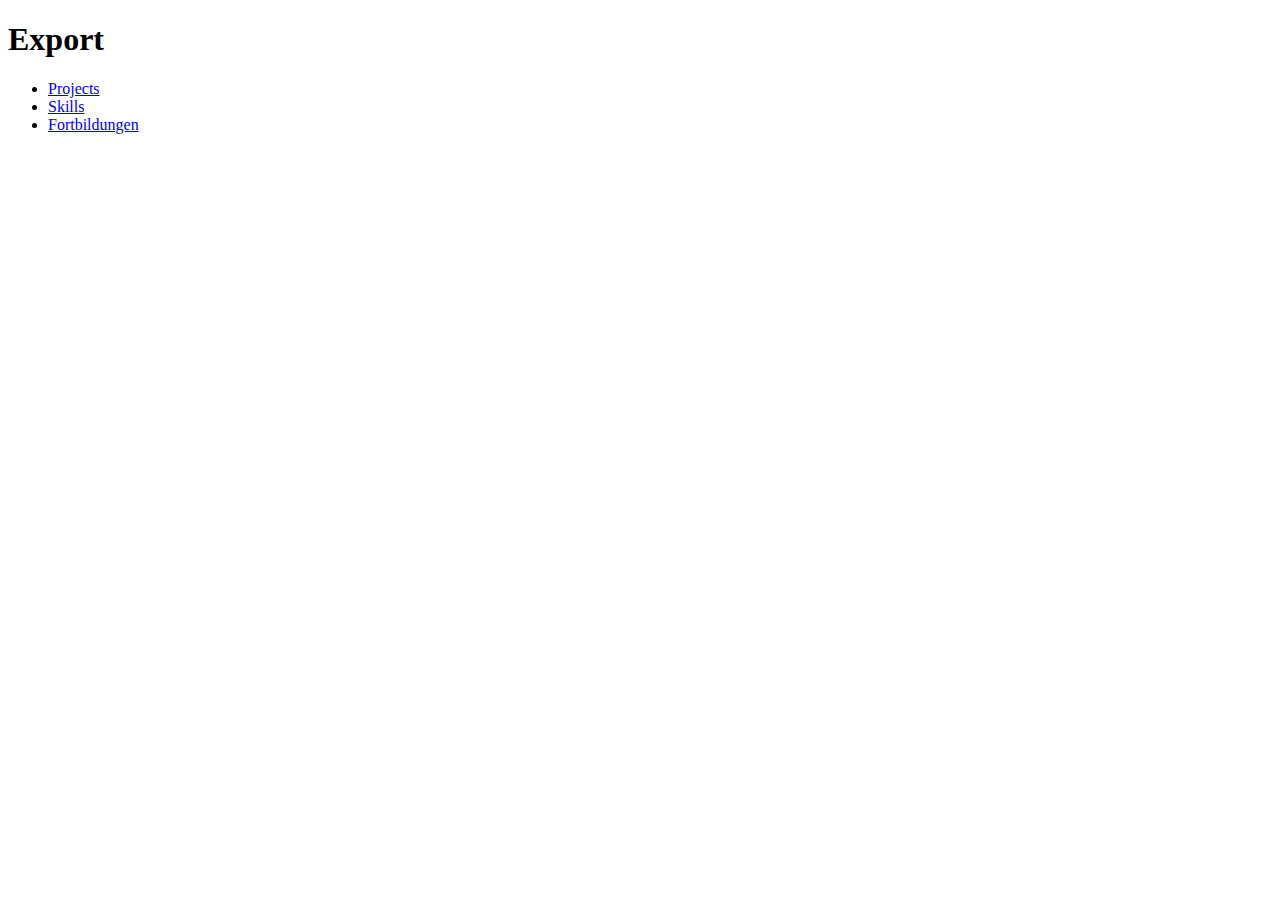
<file: export/index.html>
﻿<!DOCTYPE html>
<html lang="de"
      xmlns="http://www.w3.org/1999/xhtml">
<head>
    <meta charset="utf-8"/>
    <link rel="shortcut icon" type="image/x-icon" href="../assets/favicon.ico">
    <meta charset="utf-8">
    
    <title>Isardev - Export</title>
</head>
<body id="page-top" class="index">

	<h1>Export</h1>

	<ul>
		<li><a href="projects.html">Projects</a></li>
		<li><a href="skills.html">Skills</a></li>
		<li><a href="qualifications.html">Fortbildungen</a></li>
	</ul>

</body>
</html>
</file>
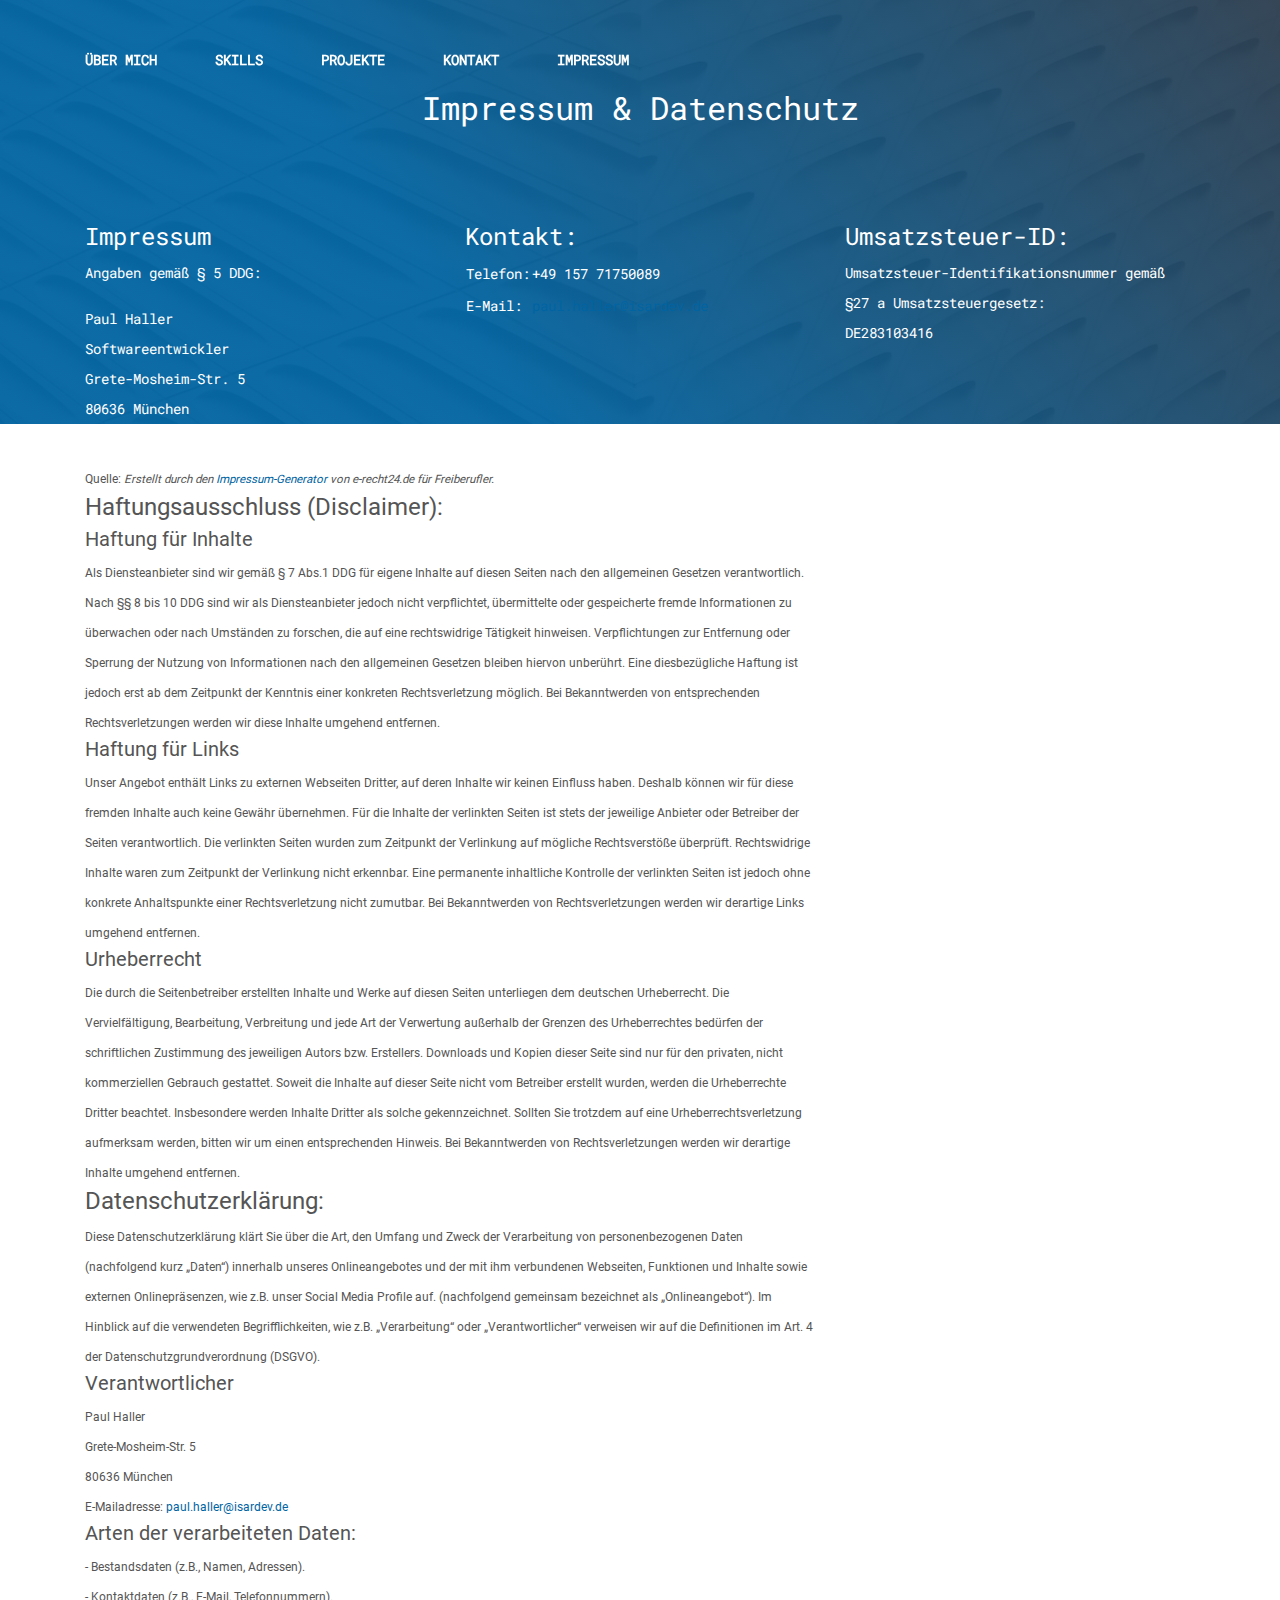
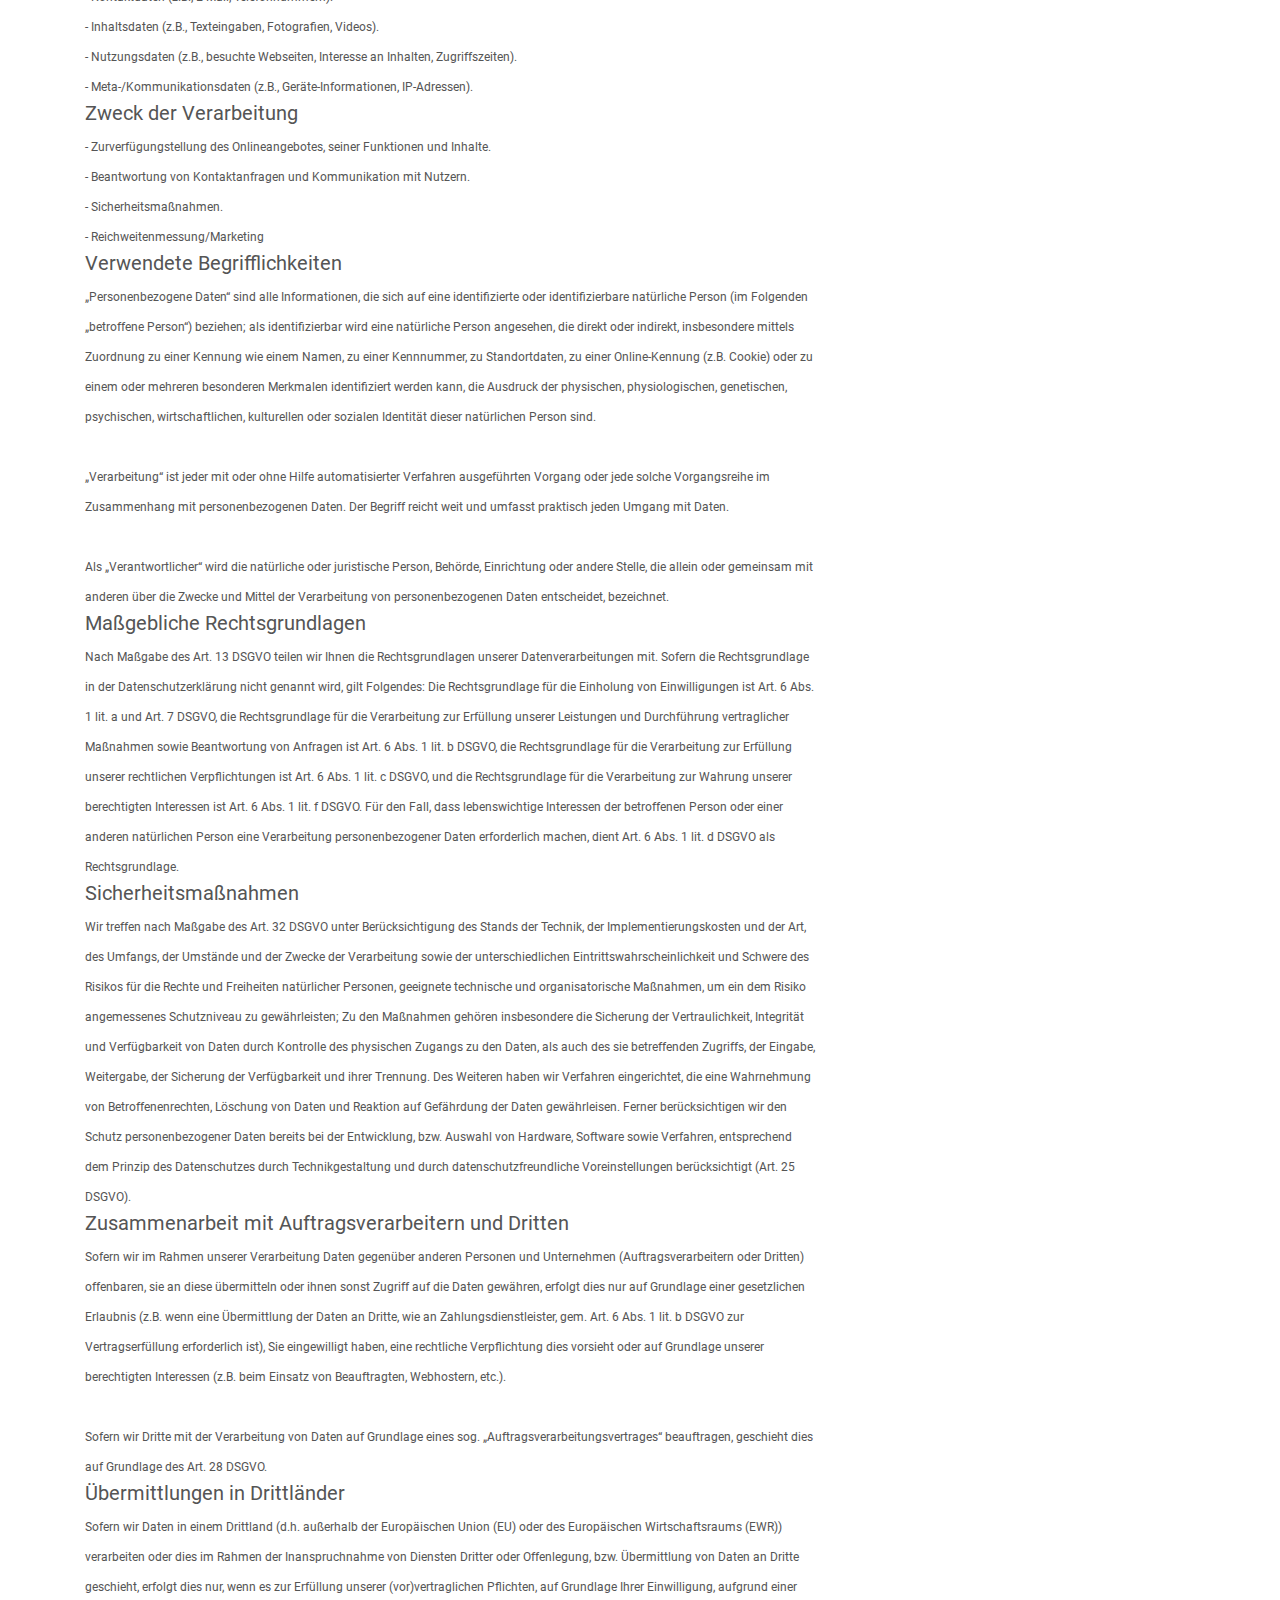
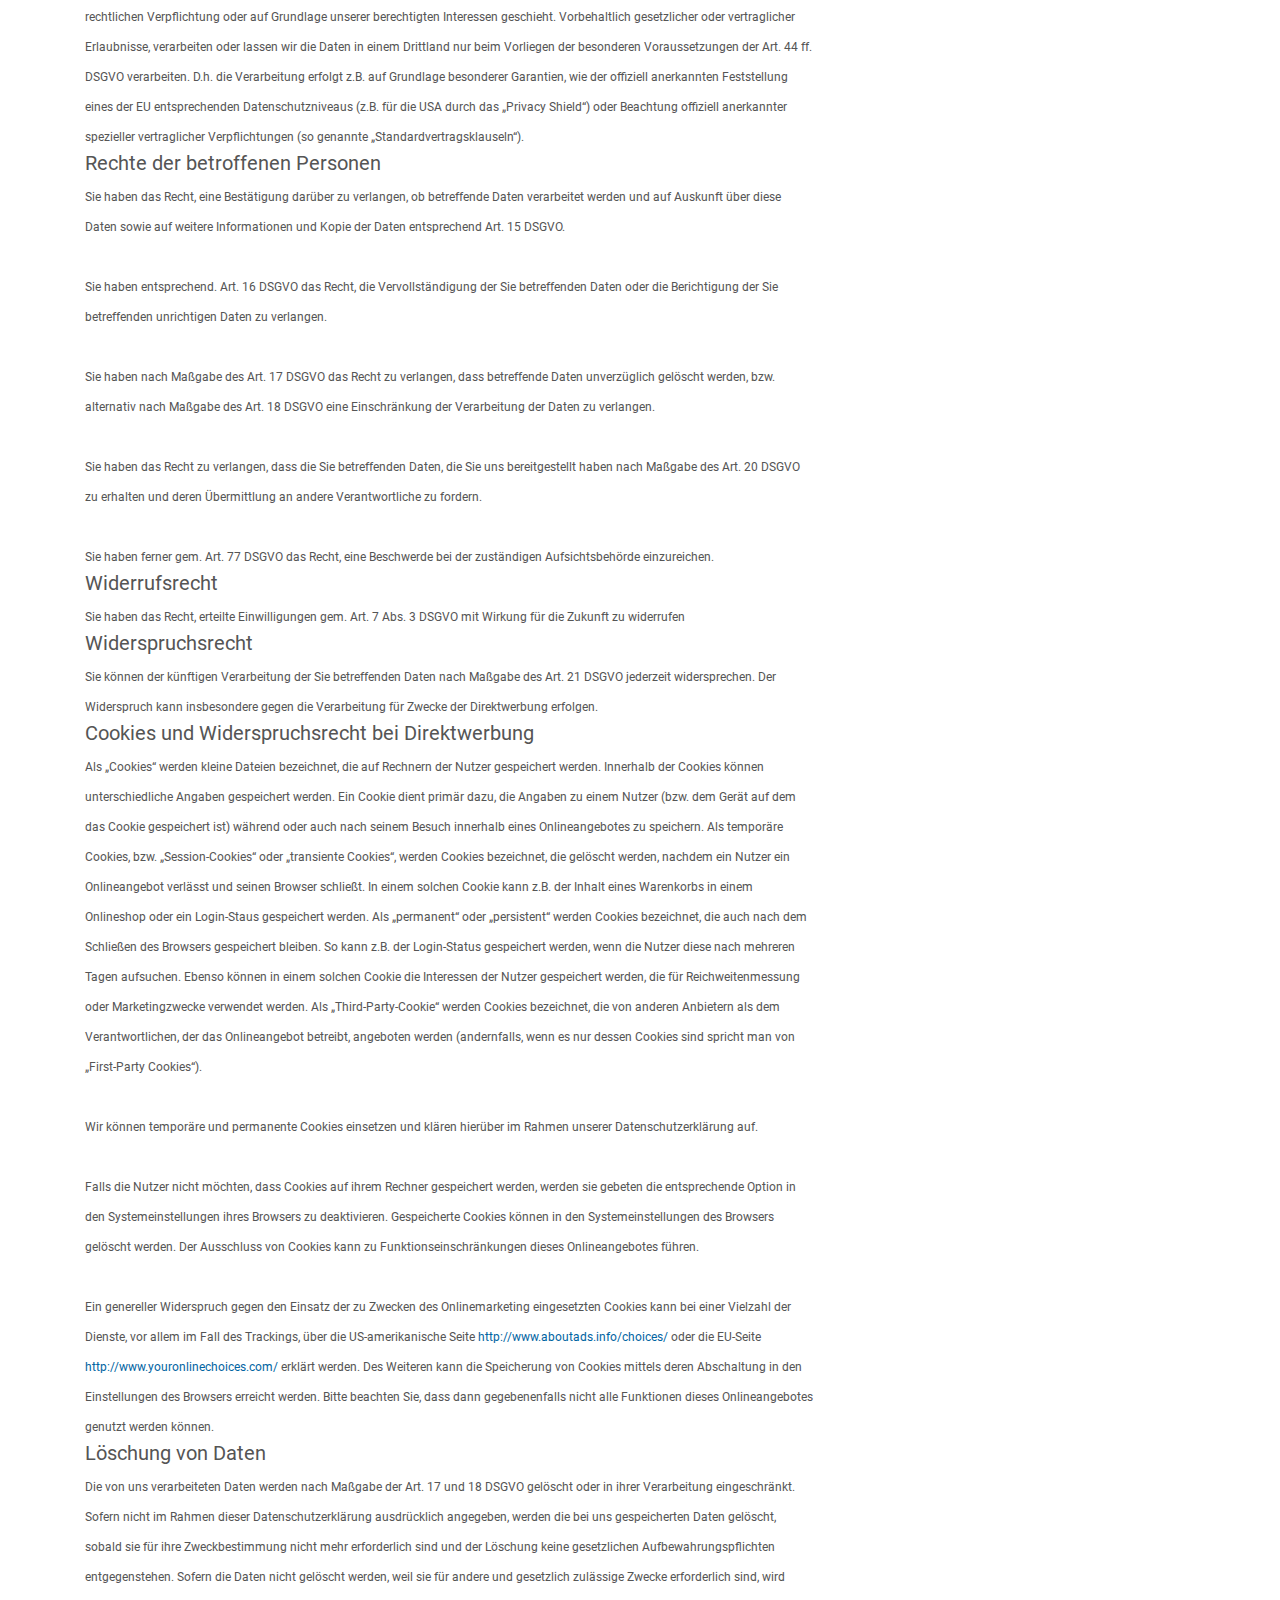
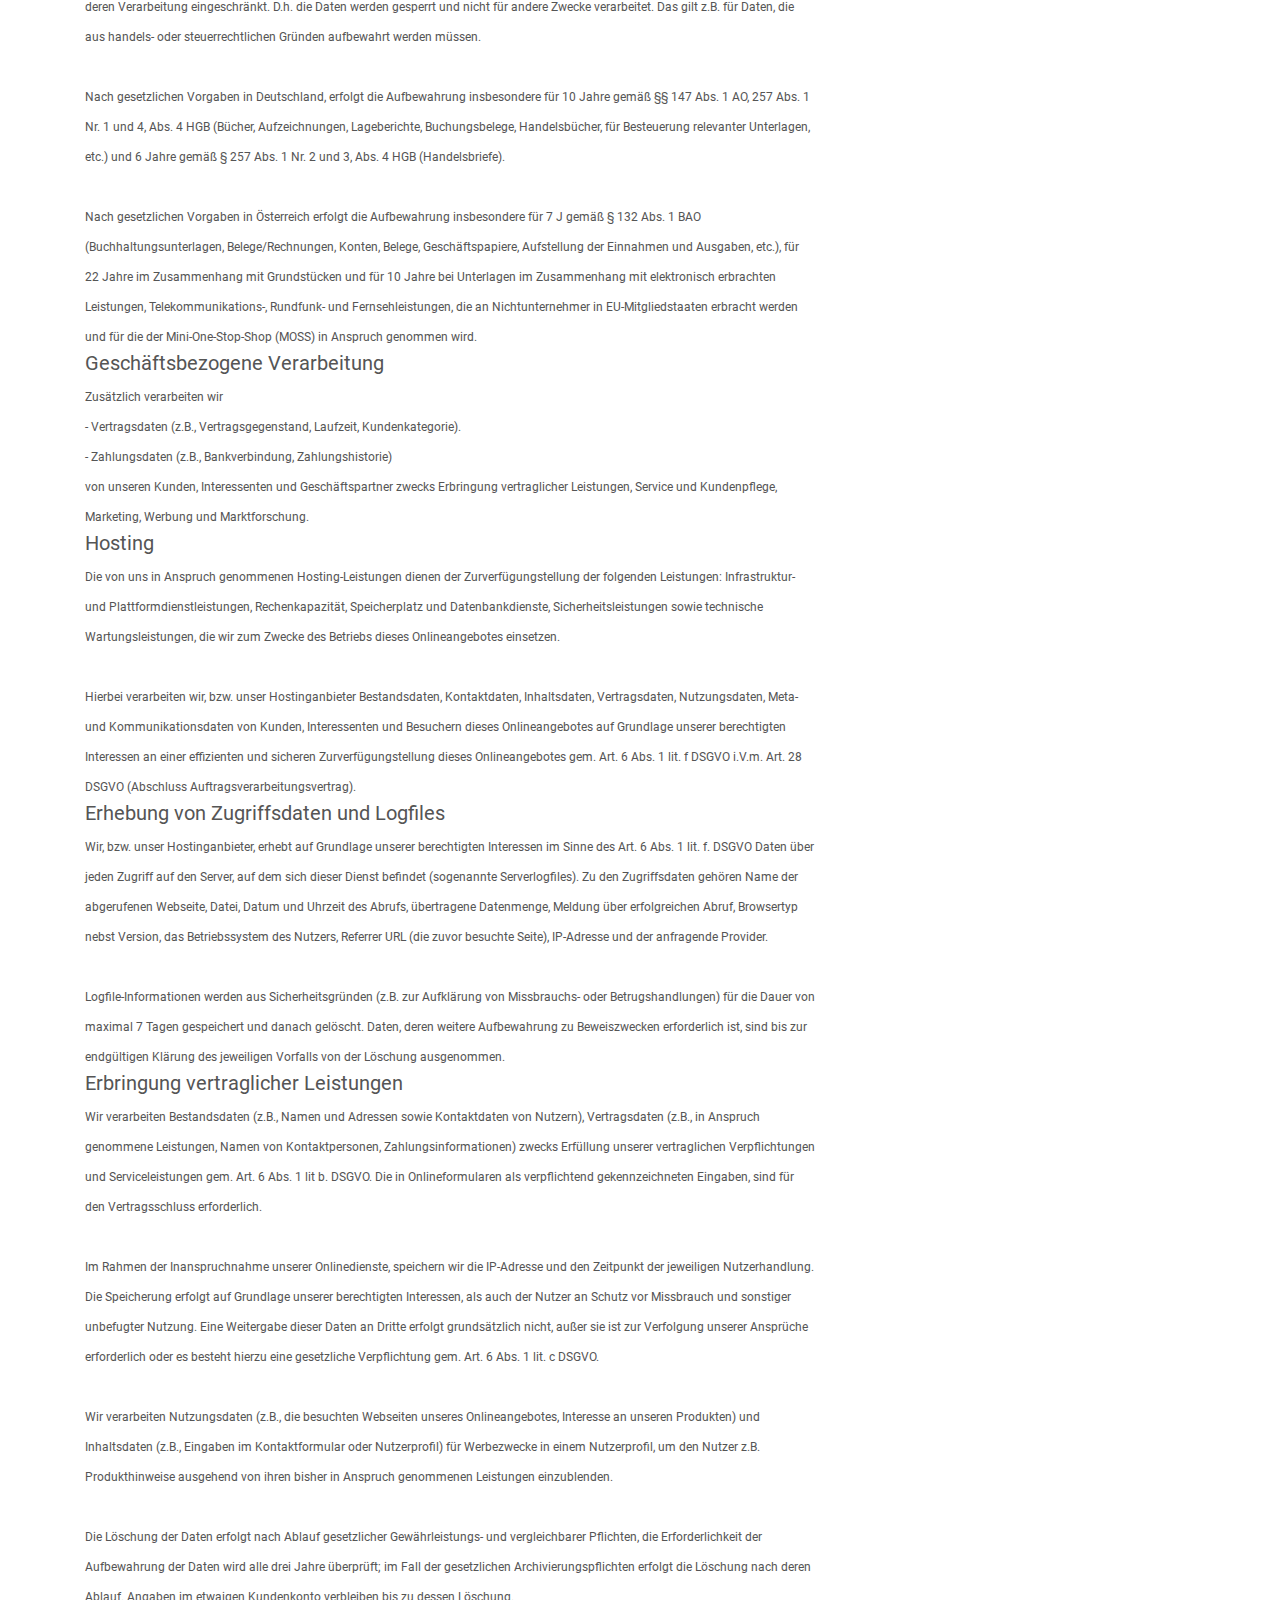
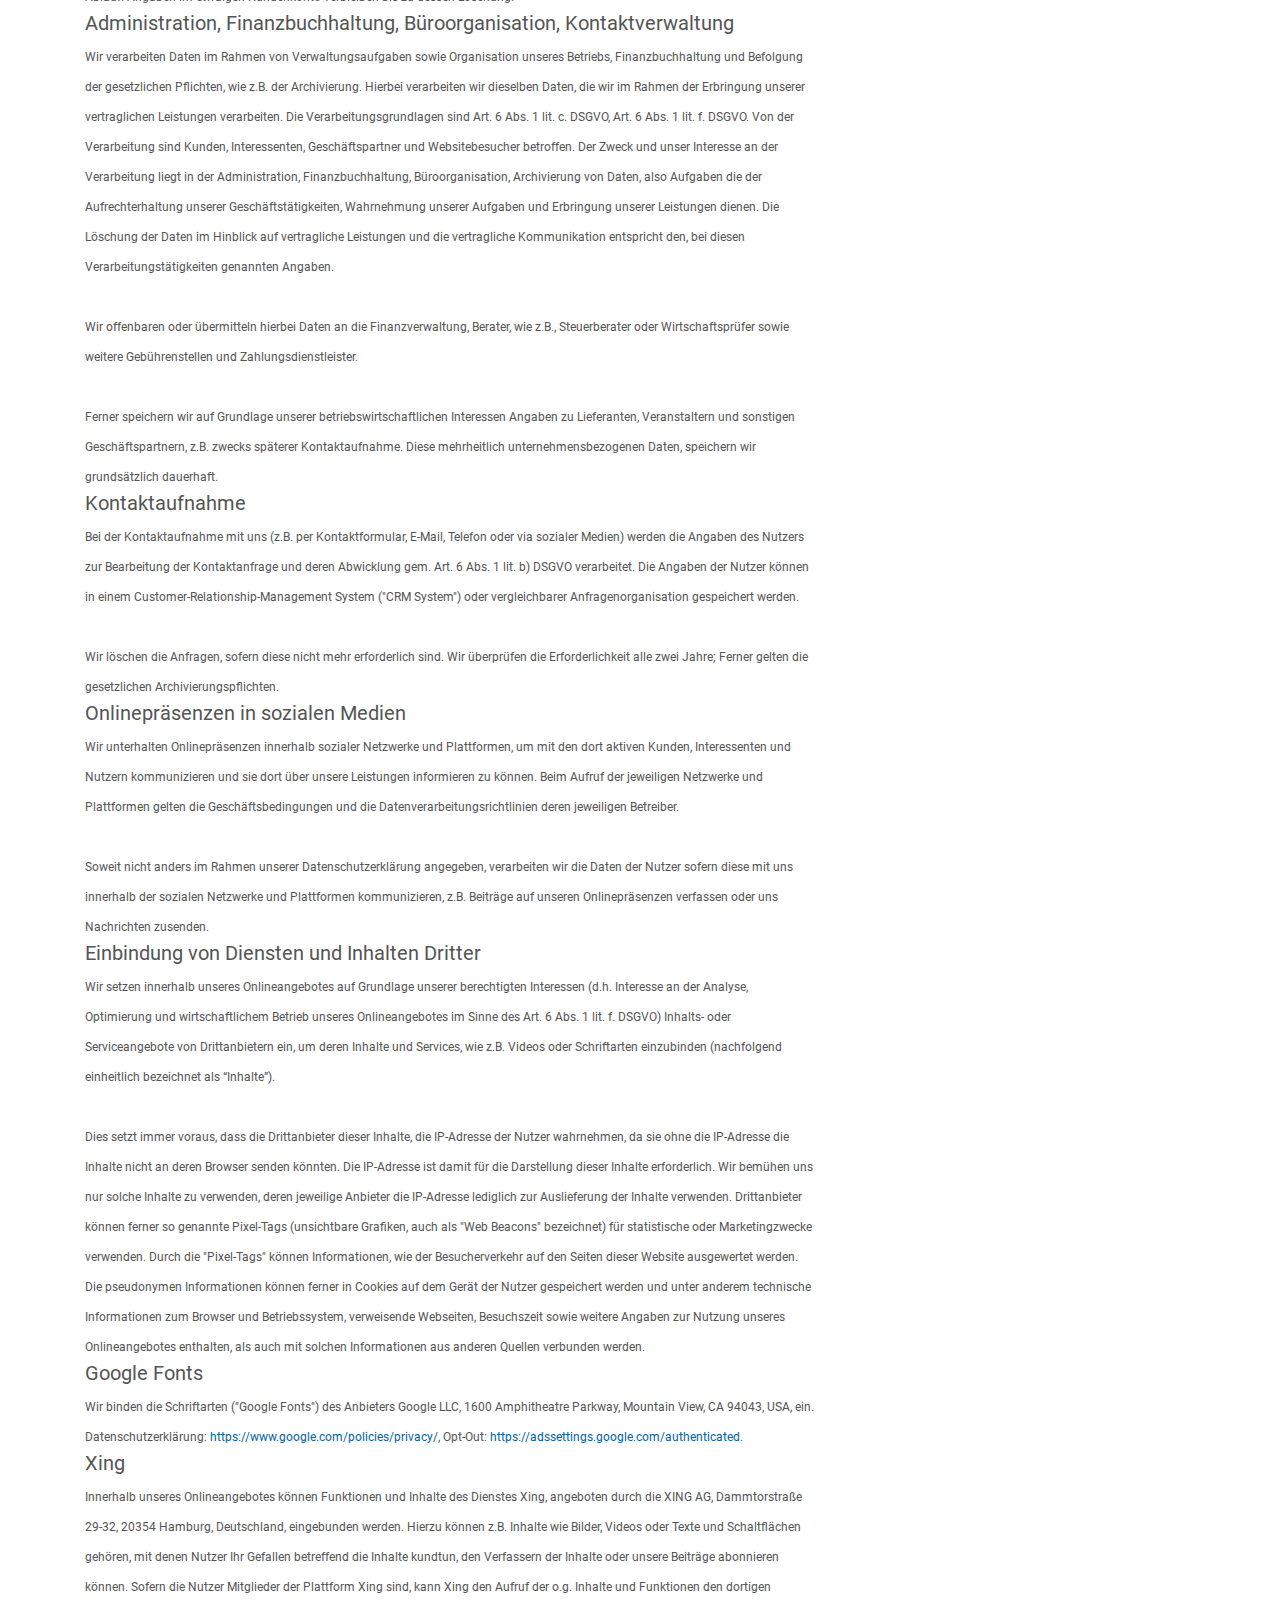
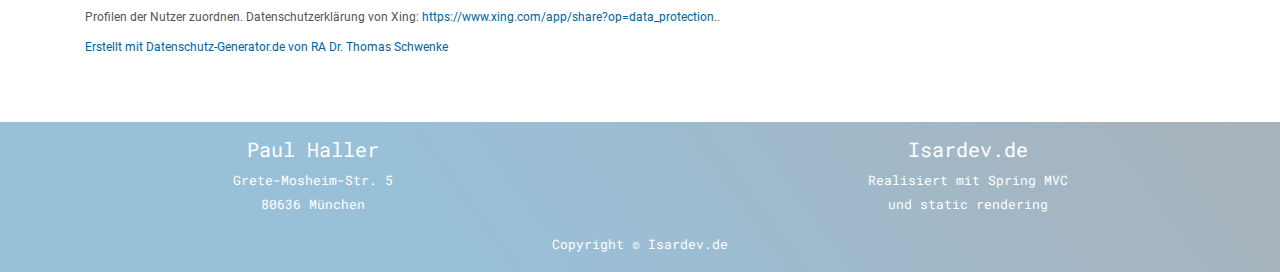
<file: impressum.html>
<!DOCTYPE html>
<html lang="de"
      xmlns="http://www.w3.org/1999/xhtml">
<head>
    <meta charset="utf-8"/>
    <meta http-equiv="X-UA-Compatible" content="IE=edge">
    <meta name="viewport" content="width=device-width, initial-scale=1.0"/>
    <meta name="description" content="Freiberuflicher Softwareentwickler Paul Haller Isardev.de">
    <meta name="author" content="Paul Haller">
    <meta name="keywords" content="software development, softwareentwickler, freelancer, freiberufler">

    
    <title>Isardev - Softwareentwicklung und Softwarearchitektur</title>

    <link rel="stylesheet" href="assets/css/color.css">
    <link rel="stylesheet" href="assets/isardev.css">
    <link rel="stylesheet" href="assets/css/googlefonts.css">
    <link rel="stylesheet" href="assets/css/materialdesignicons.min.css">

    <link rel="shortcut icon" type="image/x-icon" href="assets/favicon.ico">
</head>
<body id="page-top" class="index">
	
    <section id="impressum">
        <!--Main menu-->
        <div class="menu">
            <div class="container">
                <div class="row">
                    <div class="menu__wrapper d-none d-lg-block col-md-12">
                        <nav class="">
                            <ul>
    <li><a href="index.html">Über mich</a></li>
    <li><a href="index.html#skills">Skills</a></li>
    <li><a href="index.html#portfolio">Projekte</a></li>
    <li><a href="index.html#contact">Kontakt</a></li>
    <li><a href="#impressum">Impressum</a></li>
</ul>
                        </nav>
                    </div>
                    <div class="menu__wrapper col-md-12 d-lg-none">
                        <button type="button" class="menu__mobile-button">
                            <span><i class="fa fa-bars" aria-hidden="true"></i></span>
                        </button>
                    </div>
                </div>
            </div>
        </div>
        <!--Main menu-->

        <!-- Mobile menu -->
        <div class="mobile-menu d-lg-none">
            <div class="container">
                <div class="mobile-menu__close">
                    <span><i class="mdi mdi-close" aria-hidden="true"></i></span>
                </div>
                <nav class="mobile-menu__wrapper">
                    <ul>
    <li><a href="index.html">Über mich</a></li>
    <li><a href="index.html#skills">Skills</a></li>
    <li><a href="index.html#portfolio">Projekte</a></li>
    <li><a href="index.html#contact">Kontakt</a></li>
    <li><a href="#impressum">Impressum</a></li>
</ul>
                </nav>
            </div>
        </div>
        <!-- Mobile menu -->

        <header class="main-header" style="background-image: url(assets/img/img_bg_main.webp)">
            <div class="container">
                <div class="row personal-profile">
                    <div class="col-lg-12 text-center">
                        <h2>Impressum & Datenschutz</h2>
                    </div>
                </div>

                <div class="row personal-profile">
                    <div class="col-md-4 small">
                        <h4>Impressum</h4>
                        <p>Angaben gemäß § 5 DDG:<br /></p>
                        Paul Haller<br />
                        Softwareentwickler<br />
                        Grete-Mosheim-Str. 5<br />
                        80636 München<br />
                    </div>

                    <div class="col-md-4 small">
                        <h4>Kontakt:</h4>
                        <table>
                            <tr>
                                <td>Telefon:</td>
                                <td>+49 157 71750089</td>
                            </tr>
                            <tr>
                                <td>E-Mail:</td>
                                <td><span id="e244170839">[javascript protected email address]</span><script type="text/javascript">/*<![CDATA[*/eval("var a=\"mXF9q68ynt+fe-hCHZ_GilYsrx7jIMBE3uL1KARkgTNDS0oVbz5cUdPw2p.JvaOQ4W@\";var b=a.split(\"\").sort().join(\"\");var c=\"2TaUFbTUU0.-zJT.S0OFS0\";var d=\"\";for(var e=0;e<c.length;e++)d+=b.charAt(a.indexOf(c.charAt(e)));document.getElementById(\"e244170839\").innerHTML=\"<a href=\\\"mailto:\"+d+\"\\\">\"+d+\"</a>\"")/*]]>*/</script></td>
                            </tr>
                        </table>
                    </div>

                    <div class="col-md-4 small">
                        <h4>Umsatzsteuer-ID:</h4>
                        <div>
                            Umsatzsteuer-Identifikationsnummer gemäß §27 a Umsatzsteuergesetz:<br />
                            DE283103416
                        </div>
                    </div>
                </div>
            </div>
        </header>

        <div class="container">
            <div class="row">
                <div class="col-md-8 col-md-offset-2 small">
                    <div class="small">Quelle: <i>Erstellt durch den <a href="http://www.e-recht24.de" target="_blank">Impressum-Generator</a> von e-recht24.de für Freiberufler.</i></div>
                    <h4>Haftungsausschluss (Disclaimer):</h4>
                    <h5>Haftung für Inhalte</h5>
                    <div class="small">Als Diensteanbieter sind wir gemäß § 7 Abs.1 DDG für eigene Inhalte auf diesen Seiten nach den allgemeinen Gesetzen verantwortlich. Nach §§ 8 bis 10 DDG sind wir als Diensteanbieter jedoch nicht verpflichtet, übermittelte oder gespeicherte fremde Informationen zu überwachen oder nach Umständen zu forschen, die auf eine rechtswidrige Tätigkeit hinweisen. Verpflichtungen zur Entfernung oder Sperrung der Nutzung von Informationen nach den allgemeinen Gesetzen bleiben hiervon unberührt. Eine diesbezügliche Haftung ist jedoch erst ab dem Zeitpunkt der Kenntnis einer konkreten Rechtsverletzung möglich. Bei Bekanntwerden von entsprechenden Rechtsverletzungen werden wir diese Inhalte umgehend entfernen.</div>
                    <h5>Haftung für Links</h5>
                    <div class="small">Unser Angebot enthält Links zu externen Webseiten Dritter, auf deren Inhalte wir keinen Einfluss haben. Deshalb können wir für diese fremden Inhalte auch keine Gewähr übernehmen. Für die Inhalte der verlinkten Seiten ist stets der jeweilige Anbieter oder Betreiber der Seiten verantwortlich. Die verlinkten Seiten wurden zum Zeitpunkt der Verlinkung auf mögliche Rechtsverstöße überprüft. Rechtswidrige Inhalte waren zum Zeitpunkt der Verlinkung nicht erkennbar. Eine permanente inhaltliche Kontrolle der verlinkten Seiten ist jedoch ohne konkrete Anhaltspunkte einer Rechtsverletzung nicht zumutbar. Bei Bekanntwerden von Rechtsverletzungen werden wir derartige Links umgehend entfernen.</div>
                    <h5>Urheberrecht</h5>
                    <div class="small">Die durch die Seitenbetreiber erstellten Inhalte und Werke auf diesen Seiten unterliegen dem deutschen Urheberrecht. Die Vervielfältigung, Bearbeitung, Verbreitung und jede Art der Verwertung außerhalb der Grenzen des Urheberrechtes bedürfen der schriftlichen Zustimmung des jeweiligen Autors bzw. Erstellers. Downloads und Kopien dieser Seite sind nur für den privaten, nicht kommerziellen Gebrauch gestattet. Soweit die Inhalte auf dieser Seite nicht vom Betreiber erstellt wurden, werden die Urheberrechte Dritter beachtet. Insbesondere werden Inhalte Dritter als solche gekennzeichnet. Sollten Sie trotzdem auf eine Urheberrechtsverletzung aufmerksam werden, bitten wir um einen entsprechenden Hinweis. Bei Bekanntwerden von Rechtsverletzungen werden wir derartige Inhalte umgehend entfernen.</div>
                </div>
            </div>
            <div class="row">
                <div class="col-md-8 col-md-offset-2 small">
                    <h4>Datenschutzerklärung:</h4>
                    <div class="small">Diese Datenschutzerklärung klärt Sie über die Art, den Umfang und Zweck der Verarbeitung von personenbezogenen Daten (nachfolgend kurz „Daten“) innerhalb unseres Onlineangebotes und der mit ihm verbundenen Webseiten, Funktionen und Inhalte sowie externen Onlinepräsenzen, wie z.B. unser Social Media Profile auf. (nachfolgend gemeinsam bezeichnet als „Onlineangebot“). Im Hinblick auf die verwendeten Begrifflichkeiten, wie z.B. „Verarbeitung“ oder „Verantwortlicher“ verweisen wir auf die Definitionen im Art. 4 der Datenschutzgrundverordnung (DSGVO).<br></div>

                    <h5>Verantwortlicher</h5>
                    <div class="small">
                        Paul Haller<br/>
                        Grete-Mosheim-Str. 5<br/>
                        80636 München<br/>
                        E-Mailadresse: <span><span id="e519588527">[javascript protected email address]</span><script type="text/javascript">/*<![CDATA[*/eval("var a=\"XFW92rmOovs8-PlLnqVDSat_Ju6Ue5.3yz1cpjfA0bIkYw4BNT@HGdQ7ZECxRghMKi+\";var b=a.split(\"\").sort().join(\"\");var c=\"ZbgGWNbGGwCPTxbCYwhWYw\";var d=\"\";for(var e=0;e<c.length;e++)d+=b.charAt(a.indexOf(c.charAt(e)));document.getElementById(\"e519588527\").innerHTML=\"<a href=\\\"mailto:\"+d+\"\\\">\"+d+\"</a>\"")/*]]>*/</script></span><br/>
                    </div>

                    <h5>Arten der verarbeiteten Daten:</h5>
                    <div class="small">
                        -	Bestandsdaten (z.B., Namen, Adressen).<br>
                        -	Kontaktdaten (z.B., E-Mail, Telefonnummern).<br>
                        -	Inhaltsdaten (z.B., Texteingaben, Fotografien, Videos).<br>
                        -	Nutzungsdaten (z.B., besuchte Webseiten, Interesse an Inhalten, Zugriffszeiten).<br>
                        -	Meta-/Kommunikationsdaten (z.B., Geräte-Informationen, IP-Adressen).<br>
                    </div>

                    <h5>Zweck der Verarbeitung</h5>
                    <div class="small">
                        -	Zurverfügungstellung des Onlineangebotes, seiner Funktionen und  Inhalte.<br>
                        -	Beantwortung von Kontaktanfragen und Kommunikation mit Nutzern.<br>
                        -	Sicherheitsmaßnahmen.<br>
                        -	Reichweitenmessung/Marketing<br>
                    </div>

                    <h5>Verwendete Begrifflichkeiten</h5>
                    <div class="small">
                        „Personenbezogene Daten“ sind alle Informationen, die sich auf eine identifizierte oder identifizierbare natürliche Person (im Folgenden „betroffene Person“) beziehen; als identifizierbar wird eine natürliche Person angesehen, die direkt oder indirekt, insbesondere mittels Zuordnung zu einer Kennung wie einem Namen, zu einer Kennnummer, zu Standortdaten, zu einer Online-Kennung (z.B. Cookie) oder zu einem oder mehreren besonderen Merkmalen identifiziert werden kann, die Ausdruck der physischen, physiologischen, genetischen, psychischen, wirtschaftlichen, kulturellen oder sozialen Identität dieser natürlichen Person sind.<br>
                        <br>
                        „Verarbeitung“ ist jeder mit oder ohne Hilfe automatisierter Verfahren ausgeführten Vorgang oder jede solche Vorgangsreihe im Zusammenhang mit personenbezogenen Daten. Der Begriff reicht weit und umfasst praktisch jeden Umgang mit Daten.<br>
                        <br>
                        Als „Verantwortlicher“ wird die natürliche oder juristische Person, Behörde, Einrichtung oder andere Stelle, die allein oder gemeinsam mit anderen über die Zwecke und Mittel der Verarbeitung von personenbezogenen Daten entscheidet, bezeichnet.
                    </div>

                    <h5>Maßgebliche Rechtsgrundlagen</h5>
                    <div class="small">
                        Nach Maßgabe des Art. 13 DSGVO teilen wir Ihnen die Rechtsgrundlagen unserer Datenverarbeitungen mit. Sofern die Rechtsgrundlage in der Datenschutzerklärung nicht genannt wird, gilt Folgendes: Die Rechtsgrundlage für die Einholung von Einwilligungen ist Art. 6 Abs. 1 lit. a und Art. 7 DSGVO, die Rechtsgrundlage für die Verarbeitung zur Erfüllung unserer Leistungen und Durchführung vertraglicher Maßnahmen sowie Beantwortung von Anfragen ist Art. 6 Abs. 1 lit. b DSGVO, die Rechtsgrundlage für die Verarbeitung zur Erfüllung unserer rechtlichen Verpflichtungen ist Art. 6 Abs. 1 lit. c DSGVO, und die Rechtsgrundlage für die Verarbeitung zur Wahrung unserer berechtigten Interessen ist Art. 6 Abs. 1 lit. f DSGVO. Für den Fall, dass lebenswichtige Interessen der betroffenen Person oder einer anderen natürlichen Person eine Verarbeitung personenbezogener Daten erforderlich machen, dient Art. 6 Abs. 1 lit. d DSGVO als Rechtsgrundlage.
                    </div>

                    <h5>Sicherheitsmaßnahmen</h5>
                    <div class="small">
                        Wir treffen nach Maßgabe des Art. 32 DSGVO unter Berücksichtigung des Stands der Technik, der Implementierungskosten und der Art, des Umfangs, der Umstände und der Zwecke der Verarbeitung sowie der unterschiedlichen Eintrittswahrscheinlichkeit und Schwere des Risikos für die Rechte und Freiheiten natürlicher Personen, geeignete technische und organisatorische Maßnahmen, um ein dem Risiko angemessenes Schutzniveau zu gewährleisten; Zu den Maßnahmen gehören insbesondere die Sicherung der Vertraulichkeit, Integrität und Verfügbarkeit von Daten durch Kontrolle des physischen Zugangs zu den Daten, als auch des sie betreffenden Zugriffs, der Eingabe, Weitergabe, der Sicherung der Verfügbarkeit und ihrer Trennung. Des Weiteren haben wir Verfahren eingerichtet, die eine Wahrnehmung von Betroffenenrechten, Löschung von Daten und Reaktion auf Gefährdung der Daten gewährleisen. Ferner berücksichtigen wir den Schutz personenbezogener Daten bereits bei der Entwicklung, bzw. Auswahl von Hardware, Software sowie Verfahren, entsprechend dem Prinzip des Datenschutzes durch Technikgestaltung und durch datenschutzfreundliche Voreinstellungen berücksichtigt (Art. 25 DSGVO).
                    </div>

                    <h5>Zusammenarbeit mit Auftragsverarbeitern und Dritten</h5>
                    <div class="small">
                        Sofern wir im Rahmen unserer Verarbeitung Daten gegenüber anderen Personen und Unternehmen (Auftragsverarbeitern oder Dritten) offenbaren, sie an diese übermitteln oder ihnen sonst Zugriff auf die Daten gewähren, erfolgt dies nur auf Grundlage einer gesetzlichen Erlaubnis (z.B. wenn eine Übermittlung der Daten an Dritte, wie an Zahlungsdienstleister, gem. Art. 6 Abs. 1 lit. b DSGVO zur Vertragserfüllung erforderlich ist), Sie eingewilligt haben, eine rechtliche Verpflichtung dies vorsieht oder auf Grundlage unserer berechtigten Interessen (z.B. beim Einsatz von Beauftragten, Webhostern, etc.).
                        <br>
                        <br>
                        Sofern wir Dritte mit der Verarbeitung von Daten auf Grundlage eines sog. „Auftragsverarbeitungsvertrages“ beauftragen, geschieht dies auf Grundlage des Art. 28 DSGVO.
                    </div>

                    <h5>Übermittlungen in Drittländer</h5>
                    <div class="small">
                        Sofern wir Daten in einem Drittland (d.h. außerhalb der Europäischen Union (EU) oder des Europäischen Wirtschaftsraums (EWR)) verarbeiten oder dies im Rahmen der Inanspruchnahme von Diensten Dritter oder Offenlegung, bzw. Übermittlung von Daten an Dritte geschieht, erfolgt dies nur, wenn es zur Erfüllung unserer (vor)vertraglichen Pflichten, auf Grundlage Ihrer Einwilligung, aufgrund einer rechtlichen Verpflichtung oder auf Grundlage unserer berechtigten Interessen geschieht. Vorbehaltlich gesetzlicher oder vertraglicher Erlaubnisse, verarbeiten oder lassen wir die Daten in einem Drittland nur beim Vorliegen der besonderen Voraussetzungen der Art. 44 ff. DSGVO verarbeiten. D.h. die Verarbeitung erfolgt z.B. auf Grundlage besonderer Garantien, wie der offiziell anerkannten Feststellung eines der EU entsprechenden Datenschutzniveaus (z.B. für die USA durch das „Privacy Shield“) oder Beachtung offiziell anerkannter spezieller vertraglicher Verpflichtungen (so genannte „Standardvertragsklauseln“).
                    </div>

                    <h5>Rechte der betroffenen Personen</h5>
                    <div class="small">
                        Sie haben das Recht, eine Bestätigung darüber zu verlangen, ob betreffende Daten verarbeitet werden und auf Auskunft über diese Daten sowie auf weitere Informationen und Kopie der Daten entsprechend Art. 15 DSGVO.<br>
                        <br>
                        Sie haben entsprechend. Art. 16 DSGVO das Recht, die Vervollständigung der Sie betreffenden Daten oder die Berichtigung der Sie betreffenden unrichtigen Daten zu verlangen.<br>
                        <br>
                        Sie haben nach Maßgabe des Art. 17 DSGVO das Recht zu verlangen, dass betreffende Daten unverzüglich gelöscht werden, bzw. alternativ nach Maßgabe des Art. 18 DSGVO eine Einschränkung der Verarbeitung der Daten zu verlangen.<br>
                        <br>
                        Sie haben das Recht zu verlangen, dass die Sie betreffenden Daten, die Sie uns bereitgestellt haben nach Maßgabe des Art. 20 DSGVO zu erhalten und deren Übermittlung an andere Verantwortliche zu fordern. <br>
                        <br>
                        Sie haben ferner gem. Art. 77 DSGVO das Recht, eine Beschwerde bei der zuständigen Aufsichtsbehörde einzureichen.
                    </div>

                    <h5>Widerrufsrecht</h5>
                    <div class="small">
                        Sie haben das Recht, erteilte Einwilligungen gem. Art. 7 Abs. 3 DSGVO mit Wirkung für die Zukunft zu widerrufen
                    </div>

                    <h5>Widerspruchsrecht</h5>
                    <div class="small">
                        Sie können der künftigen Verarbeitung der Sie betreffenden Daten nach Maßgabe des Art. 21 DSGVO jederzeit widersprechen. Der Widerspruch kann insbesondere gegen die Verarbeitung für Zwecke der Direktwerbung erfolgen.
                    </div>

                    <h5>Cookies und Widerspruchsrecht bei Direktwerbung</h5>
                    <div class="small">
                        Als „Cookies“ werden kleine Dateien bezeichnet, die auf Rechnern der Nutzer gespeichert werden. Innerhalb der Cookies können unterschiedliche Angaben gespeichert werden. Ein Cookie dient primär dazu, die Angaben zu einem Nutzer (bzw. dem Gerät auf dem das Cookie gespeichert ist) während oder auch nach seinem Besuch innerhalb eines Onlineangebotes zu speichern. Als temporäre Cookies, bzw. „Session-Cookies“ oder „transiente Cookies“, werden Cookies bezeichnet, die gelöscht werden, nachdem ein Nutzer ein Onlineangebot verlässt und seinen Browser schließt. In einem solchen Cookie kann z.B. der Inhalt eines Warenkorbs in einem Onlineshop oder ein Login-Staus gespeichert werden. Als „permanent“ oder „persistent“ werden Cookies bezeichnet, die auch nach dem Schließen des Browsers gespeichert bleiben. So kann z.B. der Login-Status gespeichert werden, wenn die Nutzer diese nach mehreren Tagen aufsuchen. Ebenso können in einem solchen Cookie die Interessen der Nutzer gespeichert werden, die für Reichweitenmessung oder Marketingzwecke verwendet werden. Als „Third-Party-Cookie“ werden Cookies bezeichnet, die von anderen Anbietern als dem Verantwortlichen, der das Onlineangebot betreibt, angeboten werden (andernfalls, wenn es nur dessen Cookies sind spricht man von „First-Party Cookies“).<br>
                        <br>
                        Wir können temporäre und permanente Cookies einsetzen und klären hierüber im Rahmen unserer Datenschutzerklärung auf.<br>
                        <br>
                        Falls die Nutzer nicht möchten, dass Cookies auf ihrem Rechner gespeichert werden, werden sie gebeten die entsprechende Option in den Systemeinstellungen ihres Browsers zu deaktivieren. Gespeicherte Cookies können in den Systemeinstellungen des Browsers gelöscht werden. Der Ausschluss von Cookies kann zu Funktionseinschränkungen dieses Onlineangebotes führen.<br>
                        <br>
                        Ein genereller Widerspruch gegen den Einsatz der zu Zwecken des Onlinemarketing eingesetzten Cookies kann bei einer Vielzahl der Dienste, vor allem im Fall des Trackings, über die US-amerikanische Seite <a href="http://www.aboutads.info/choices/">http://www.aboutads.info/choices/</a> oder die EU-Seite <a href="http://www.youronlinechoices.com/">http://www.youronlinechoices.com/</a> erklärt werden. Des Weiteren kann die Speicherung von Cookies mittels deren Abschaltung in den Einstellungen des Browsers erreicht werden. Bitte beachten Sie, dass dann gegebenenfalls nicht alle Funktionen dieses Onlineangebotes genutzt werden können.
                    </div>

                    <h5>Löschung von Daten</h5>
                    <div class="small">
                        Die von uns verarbeiteten Daten werden nach Maßgabe der Art. 17 und 18 DSGVO gelöscht oder in ihrer Verarbeitung eingeschränkt. Sofern nicht im Rahmen dieser Datenschutzerklärung ausdrücklich angegeben, werden die bei uns gespeicherten Daten gelöscht, sobald sie für ihre Zweckbestimmung nicht mehr erforderlich sind und der Löschung keine gesetzlichen Aufbewahrungspflichten entgegenstehen. Sofern die Daten nicht gelöscht werden, weil sie für andere und gesetzlich zulässige Zwecke erforderlich sind, wird deren Verarbeitung eingeschränkt. D.h. die Daten werden gesperrt und nicht für andere Zwecke verarbeitet. Das gilt z.B. für Daten, die aus handels- oder steuerrechtlichen Gründen aufbewahrt werden müssen.<br>
                        <br>
                        Nach gesetzlichen Vorgaben in Deutschland, erfolgt die Aufbewahrung insbesondere für 10 Jahre gemäß §§ 147 Abs. 1 AO, 257 Abs. 1 Nr. 1 und 4, Abs. 4 HGB (Bücher, Aufzeichnungen, Lageberichte, Buchungsbelege, Handelsbücher, für Besteuerung relevanter Unterlagen, etc.) und 6 Jahre gemäß § 257 Abs. 1 Nr. 2 und 3, Abs. 4 HGB (Handelsbriefe). <br>
                        <br>
                        Nach gesetzlichen Vorgaben in Österreich erfolgt die Aufbewahrung insbesondere für 7 J gemäß § 132 Abs. 1 BAO (Buchhaltungsunterlagen, Belege/Rechnungen, Konten, Belege, Geschäftspapiere, Aufstellung der Einnahmen und Ausgaben, etc.), für 22 Jahre im Zusammenhang mit Grundstücken und für 10 Jahre bei Unterlagen im Zusammenhang mit elektronisch erbrachten Leistungen, Telekommunikations-, Rundfunk- und Fernsehleistungen, die an Nichtunternehmer in EU-Mitgliedstaaten erbracht werden und für die der Mini-One-Stop-Shop (MOSS) in Anspruch genommen wird.
                    </div>

                    <h5>Geschäftsbezogene Verarbeitung</h5>
                    <div class="small">
                        Zusätzlich verarbeiten wir<br>
                        -	Vertragsdaten (z.B., Vertragsgegenstand, Laufzeit, Kundenkategorie).<br>
                        -	Zahlungsdaten (z.B., Bankverbindung, Zahlungshistorie)<br>
                        von unseren Kunden, Interessenten und Geschäftspartner zwecks Erbringung vertraglicher Leistungen, Service und Kundenpflege, Marketing, Werbung und Marktforschung.
                    </div>

                    <h5>Hosting</h5>
                    <div class="small">
                        Die von uns in Anspruch genommenen Hosting-Leistungen dienen der Zurverfügungstellung der folgenden Leistungen: Infrastruktur- und Plattformdienstleistungen, Rechenkapazität, Speicherplatz und Datenbankdienste, Sicherheitsleistungen sowie technische Wartungsleistungen, die wir zum Zwecke des Betriebs dieses Onlineangebotes einsetzen. <br>
                        <br>
                        Hierbei verarbeiten wir, bzw. unser Hostinganbieter Bestandsdaten, Kontaktdaten, Inhaltsdaten, Vertragsdaten, Nutzungsdaten, Meta- und Kommunikationsdaten von Kunden, Interessenten und Besuchern dieses Onlineangebotes auf Grundlage unserer berechtigten Interessen an einer effizienten und sicheren Zurverfügungstellung dieses Onlineangebotes gem. Art. 6 Abs. 1 lit. f DSGVO i.V.m. Art. 28 DSGVO (Abschluss Auftragsverarbeitungsvertrag).
                    </div>

                    <h5>Erhebung von Zugriffsdaten und Logfiles</h5>
                    <div class="small">
                        Wir, bzw. unser Hostinganbieter, erhebt auf Grundlage unserer berechtigten Interessen im Sinne des Art. 6 Abs. 1 lit. f. DSGVO Daten über jeden Zugriff auf den Server, auf dem sich dieser Dienst befindet (sogenannte Serverlogfiles). Zu den Zugriffsdaten gehören Name der abgerufenen Webseite, Datei, Datum und Uhrzeit des Abrufs, übertragene Datenmenge, Meldung über erfolgreichen Abruf, Browsertyp nebst Version, das Betriebssystem des Nutzers, Referrer URL (die zuvor besuchte Seite), IP-Adresse und der anfragende Provider.<br>
                        <br>
                        Logfile-Informationen werden aus Sicherheitsgründen (z.B. zur Aufklärung von Missbrauchs- oder Betrugshandlungen) für die Dauer von maximal 7 Tagen gespeichert und danach gelöscht. Daten, deren weitere Aufbewahrung zu Beweiszwecken erforderlich ist, sind bis zur endgültigen Klärung des jeweiligen Vorfalls von der Löschung ausgenommen.
                    </div>

                    <h5>Erbringung vertraglicher Leistungen</h5>
                    <div class="small">
                        Wir verarbeiten Bestandsdaten (z.B., Namen und Adressen sowie Kontaktdaten von Nutzern), Vertragsdaten (z.B., in Anspruch genommene Leistungen, Namen von Kontaktpersonen, Zahlungsinformationen) zwecks Erfüllung unserer vertraglichen Verpflichtungen und Serviceleistungen gem. Art. 6 Abs. 1 lit b. DSGVO. Die in Onlineformularen als verpflichtend gekennzeichneten Eingaben, sind für den Vertragsschluss erforderlich.<br>
                        <br>
                        Im Rahmen der Inanspruchnahme unserer Onlinedienste, speichern wir die IP-Adresse und den Zeitpunkt der jeweiligen Nutzerhandlung. Die Speicherung erfolgt auf Grundlage unserer berechtigten Interessen, als auch der Nutzer an Schutz vor Missbrauch und sonstiger unbefugter Nutzung. Eine Weitergabe dieser Daten an Dritte erfolgt grundsätzlich nicht, außer sie ist zur Verfolgung unserer Ansprüche erforderlich oder es besteht hierzu eine gesetzliche Verpflichtung gem. Art. 6 Abs. 1 lit. c DSGVO.<br>
                        <br>
                        Wir verarbeiten Nutzungsdaten (z.B., die besuchten Webseiten unseres Onlineangebotes, Interesse an unseren Produkten) und Inhaltsdaten (z.B., Eingaben im Kontaktformular oder Nutzerprofil) für Werbezwecke in einem Nutzerprofil, um den Nutzer z.B. Produkthinweise ausgehend von ihren bisher in Anspruch genommenen Leistungen einzublenden.<br>
                        <br>
                        Die Löschung der Daten erfolgt nach Ablauf gesetzlicher Gewährleistungs- und vergleichbarer Pflichten, die Erforderlichkeit der Aufbewahrung der Daten wird alle drei Jahre überprüft; im Fall der gesetzlichen Archivierungspflichten erfolgt die Löschung nach deren Ablauf. Angaben im etwaigen Kundenkonto verbleiben bis zu dessen Löschung.
                    </div>

                    <h5>Administration, Finanzbuchhaltung, Büroorganisation, Kontaktverwaltung</h5>
                    <div class="small">
                        Wir verarbeiten Daten im Rahmen von Verwaltungsaufgaben sowie Organisation unseres Betriebs, Finanzbuchhaltung und Befolgung der gesetzlichen Pflichten, wie z.B. der Archivierung. Hierbei verarbeiten wir dieselben Daten, die wir im Rahmen der Erbringung unserer vertraglichen Leistungen verarbeiten. Die Verarbeitungsgrundlagen sind Art. 6 Abs. 1 lit. c. DSGVO, Art. 6 Abs. 1 lit. f. DSGVO. Von der Verarbeitung sind Kunden, Interessenten, Geschäftspartner und Websitebesucher betroffen. Der Zweck und unser Interesse an der Verarbeitung liegt in der Administration, Finanzbuchhaltung, Büroorganisation, Archivierung von Daten, also Aufgaben die der Aufrechterhaltung unserer Geschäftstätigkeiten, Wahrnehmung unserer Aufgaben und Erbringung unserer Leistungen dienen. Die Löschung der Daten im Hinblick auf vertragliche Leistungen und die vertragliche Kommunikation entspricht den, bei diesen Verarbeitungstätigkeiten genannten Angaben.<br>
                        <br>
                        Wir offenbaren oder übermitteln hierbei Daten an die Finanzverwaltung, Berater, wie z.B., Steuerberater oder Wirtschaftsprüfer sowie weitere Gebührenstellen und Zahlungsdienstleister.<br>
                        <br>
                        Ferner speichern wir auf Grundlage unserer betriebswirtschaftlichen Interessen Angaben zu Lieferanten, Veranstaltern und sonstigen Geschäftspartnern, z.B. zwecks späterer Kontaktaufnahme. Diese mehrheitlich unternehmensbezogenen Daten, speichern wir grundsätzlich dauerhaft.<br>
                    </div>

                    <h5>Kontaktaufnahme</h5>
                    <div class="small">
                        Bei der Kontaktaufnahme mit uns (z.B. per Kontaktformular, E-Mail, Telefon oder via sozialer Medien) werden die Angaben des Nutzers zur Bearbeitung der Kontaktanfrage und deren Abwicklung gem. Art. 6 Abs. 1 lit. b) DSGVO verarbeitet. Die Angaben der Nutzer können in einem Customer-Relationship-Management System ("CRM System") oder vergleichbarer Anfragenorganisation gespeichert werden.<br>
                        <br>
                        Wir löschen die Anfragen, sofern diese nicht mehr erforderlich sind. Wir überprüfen die Erforderlichkeit alle zwei Jahre; Ferner gelten die gesetzlichen Archivierungspflichten.
                    </div>

                    <h5>Onlinepräsenzen in sozialen Medien</h5>
                    <div class="small">
                        Wir unterhalten Onlinepräsenzen innerhalb sozialer Netzwerke und Plattformen, um mit den dort aktiven Kunden, Interessenten und Nutzern kommunizieren und sie dort über unsere Leistungen informieren zu können. Beim Aufruf der jeweiligen Netzwerke und Plattformen gelten die Geschäftsbedingungen und die Datenverarbeitungsrichtlinien deren jeweiligen Betreiber. <br>
                        <br>
                        Soweit nicht anders im Rahmen unserer Datenschutzerklärung angegeben, verarbeiten wir die Daten der Nutzer sofern diese mit uns innerhalb der sozialen Netzwerke und Plattformen kommunizieren, z.B. Beiträge auf unseren Onlinepräsenzen verfassen oder uns Nachrichten zusenden.
                    </div>

                    <h5>Einbindung von Diensten und Inhalten Dritter</h5>
                    <div class="small">
                        Wir setzen innerhalb unseres Onlineangebotes auf Grundlage unserer berechtigten Interessen (d.h. Interesse an der Analyse, Optimierung und wirtschaftlichem Betrieb unseres Onlineangebotes im Sinne des Art. 6 Abs. 1 lit. f. DSGVO) Inhalts- oder Serviceangebote von Drittanbietern ein, um deren Inhalte und Services, wie z.B. Videos oder Schriftarten einzubinden (nachfolgend einheitlich bezeichnet als “Inhalte”). <br>
                        <br>
                        Dies setzt immer voraus, dass die Drittanbieter dieser Inhalte, die IP-Adresse der Nutzer wahrnehmen, da sie ohne die IP-Adresse die Inhalte nicht an deren Browser senden könnten. Die IP-Adresse ist damit für die Darstellung dieser Inhalte erforderlich. Wir bemühen uns nur solche Inhalte zu verwenden, deren jeweilige Anbieter die IP-Adresse lediglich zur Auslieferung der Inhalte verwenden. Drittanbieter können ferner so genannte Pixel-Tags (unsichtbare Grafiken, auch als "Web Beacons" bezeichnet) für statistische oder Marketingzwecke verwenden. Durch die "Pixel-Tags" können Informationen, wie der Besucherverkehr auf den Seiten dieser Website ausgewertet werden. Die pseudonymen Informationen können ferner in Cookies auf dem Gerät der Nutzer gespeichert werden und unter anderem technische Informationen zum Browser und Betriebssystem, verweisende Webseiten, Besuchszeit sowie weitere Angaben zur Nutzung unseres Onlineangebotes enthalten, als auch mit solchen Informationen aus anderen Quellen verbunden werden.
                    </div>

                    <h5>Google Fonts</h5>
                    <div class="small">
                        Wir binden die Schriftarten ("Google Fonts") des Anbieters Google LLC, 1600 Amphitheatre Parkway, Mountain View, CA 94043, USA, ein. Datenschutzerklärung: <a target="_blank" href="https://www.google.com/policies/privacy/">https://www.google.com/policies/privacy/</a>, Opt-Out: <a target="_blank" href="https://adssettings.google.com/authenticated">https://adssettings.google.com/authenticated</a>.
                    </div>

                    <h5>Xing</h5>
                    <div class="small">
                        Innerhalb unseres Onlineangebotes können Funktionen und Inhalte des Dienstes Xing, angeboten durch die XING AG, Dammtorstraße 29-32, 20354 Hamburg, Deutschland, eingebunden werden. Hierzu können z.B. Inhalte wie Bilder, Videos oder Texte und Schaltflächen gehören, mit denen Nutzer Ihr Gefallen betreffend die Inhalte kundtun, den Verfassern der Inhalte oder unsere Beiträge abonnieren können. Sofern die Nutzer Mitglieder der Plattform Xing sind, kann Xing den Aufruf der o.g. Inhalte und Funktionen den dortigen Profilen der Nutzer zuordnen. Datenschutzerklärung von Xing: <a target="_blank" href="https://www.xing.com/app/share?op=data_protection">https://www.xing.com/app/share?op=data_protection.</a>.
                    </div>

                    <div class="small">
                        <a href="https://datenschutz-generator.de" class="dsg1-5" rel="nofollow" target="_blank">Erstellt mit Datenschutz-Generator.de von RA Dr. Thomas Schwenke</a>
                    </div>
                </div>
            </div>
        </div>
    </section>


    <div class="background footer">
        <!-- Footer -->
        <div class="row">
            <div class="footer-col col-md-6 small">
                <p></p>
                <h5>Paul Haller</h5>
                <p>Grete-Mosheim-Str. 5<br />80636 München</p>
            </div>
            <div class="footer-col col-md-6 small">
                <p></p>
                <h5>Isardev.de</h5>
                <p>Realisiert mit Spring MVC<br />und static rendering</p>
            </div>
        </div>
        <div class="row">
            <div class="col-lg-12 small">
                <p>Copyright &copy; Isardev.de <span></span></p>
            </div>
        </div>
    </div>

    <script src="assets/js/jquery-2.2.4.min.js"></script>
    <script src="assets/js/popper.min.js"></script>
    <script src="assets/js/bootstrap.min.js"></script>
    <script src="assets/js/menu.js"></script>
    <script src="assets/js/jquery.waypoints.js"></script>
    <script src="assets/js/progress-list.js"></script>
    <script src="assets/js/section.js"></script>
    <script src="assets/js/portfolio-filter.js"></script>
    <script src="assets/js/slider-carousel.js"></script>
    <script src="assets/js/mobile-menu.js"></script>
    <script src="assets/js/mbclicker.min.js"></script>
    <script src="assets/js/site-btn.js"></script>
</body>
</html>
</file>
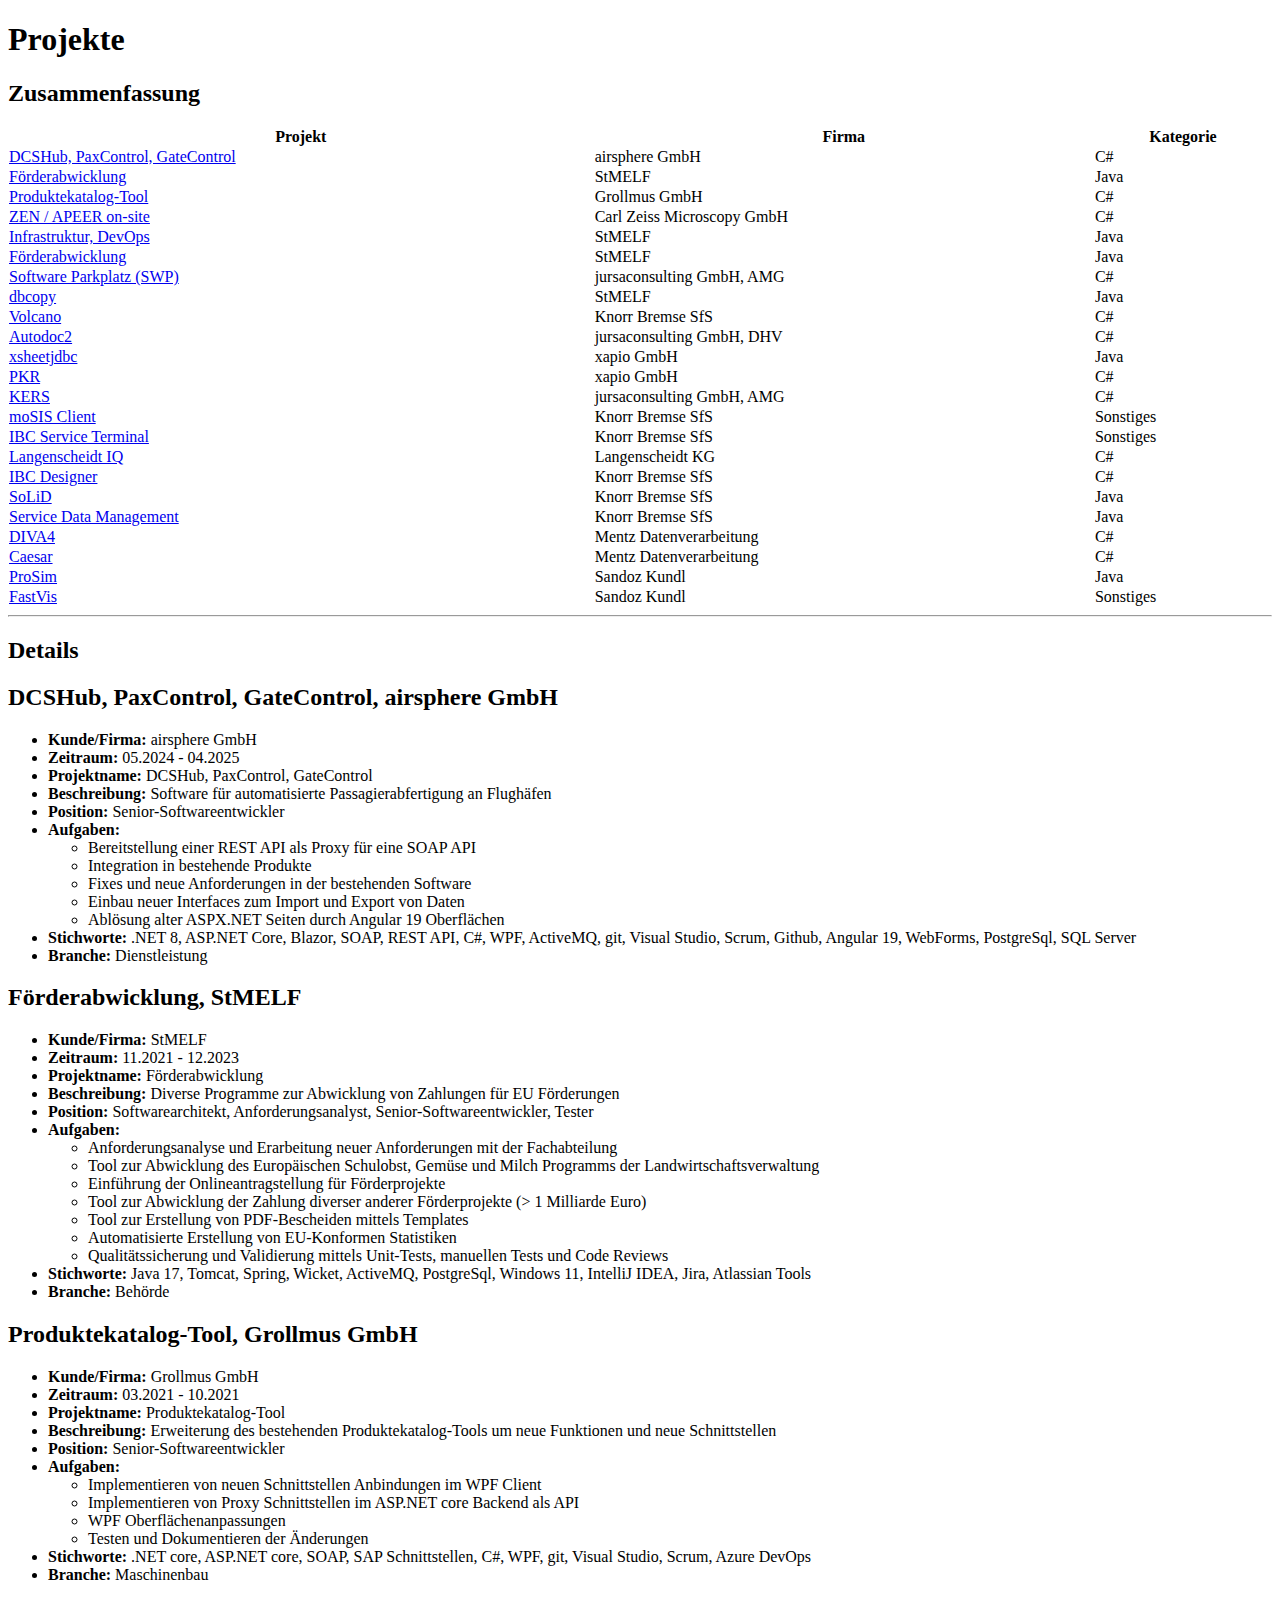
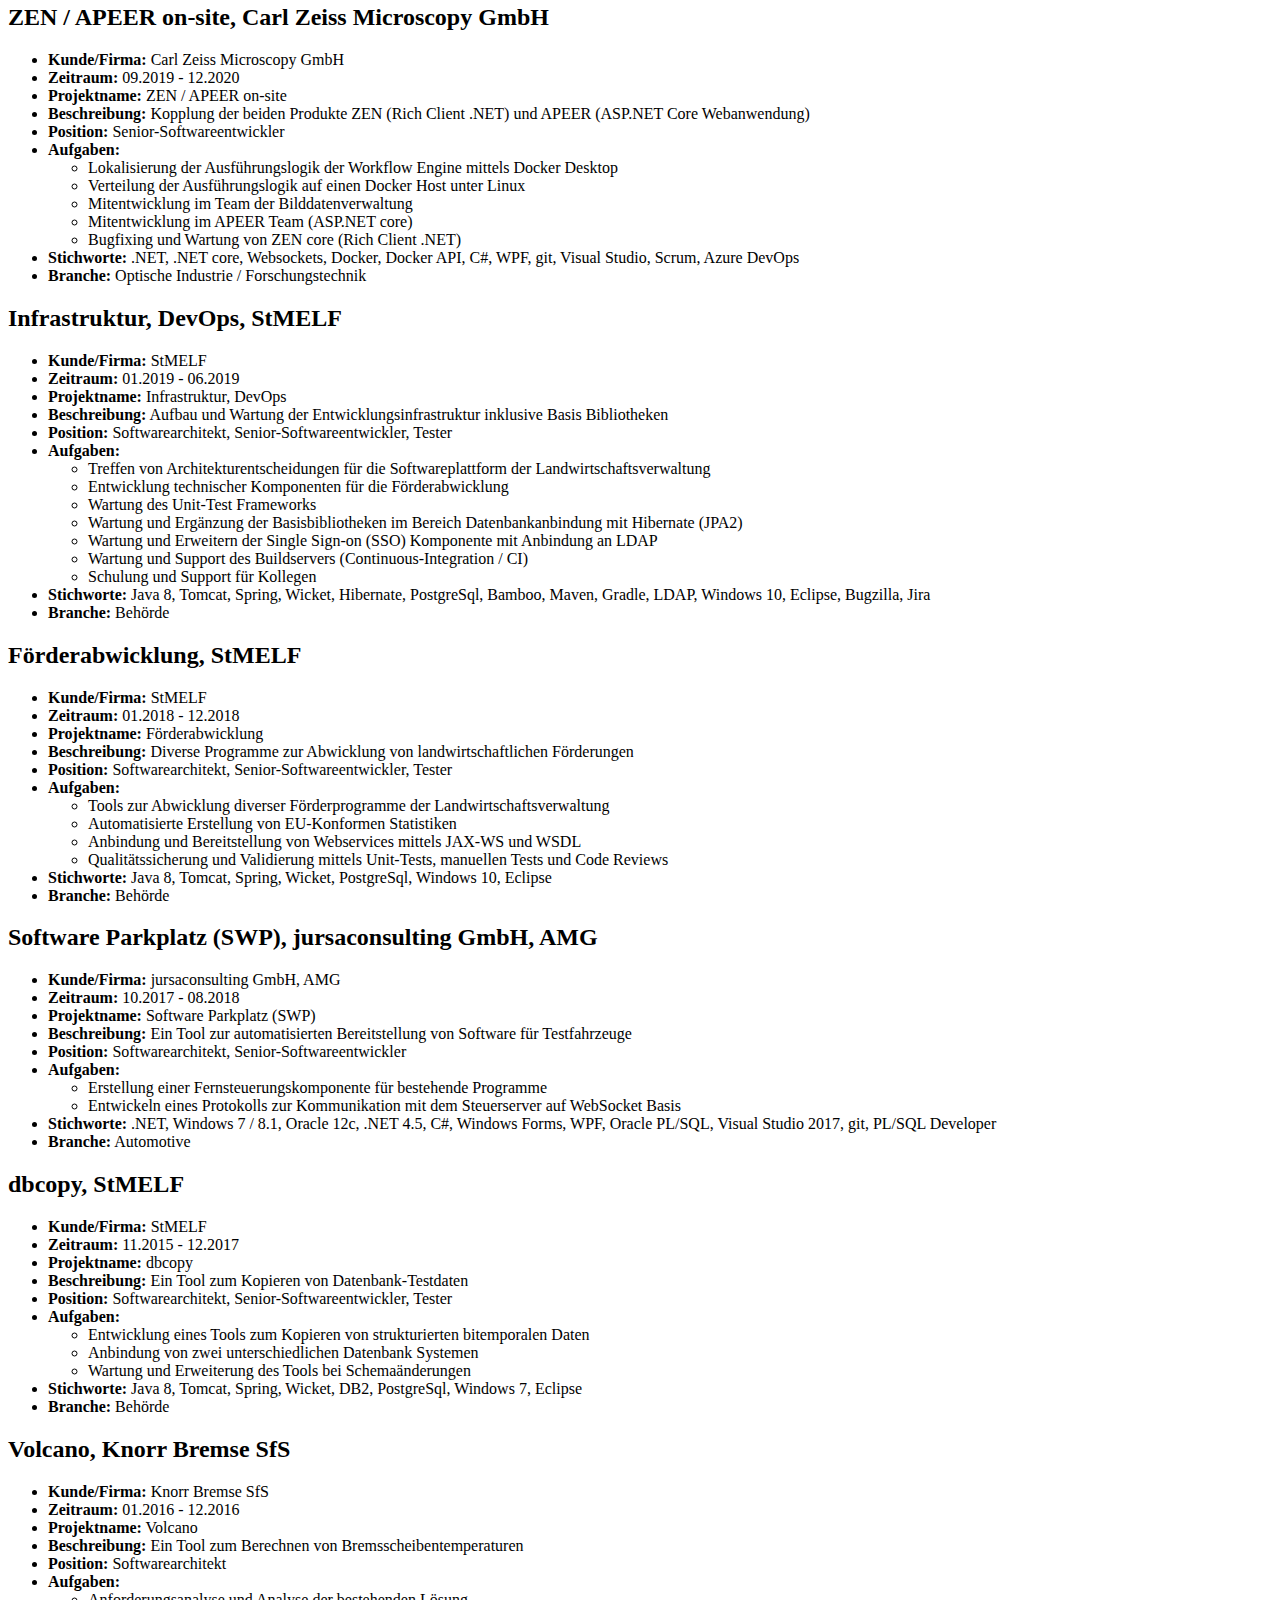
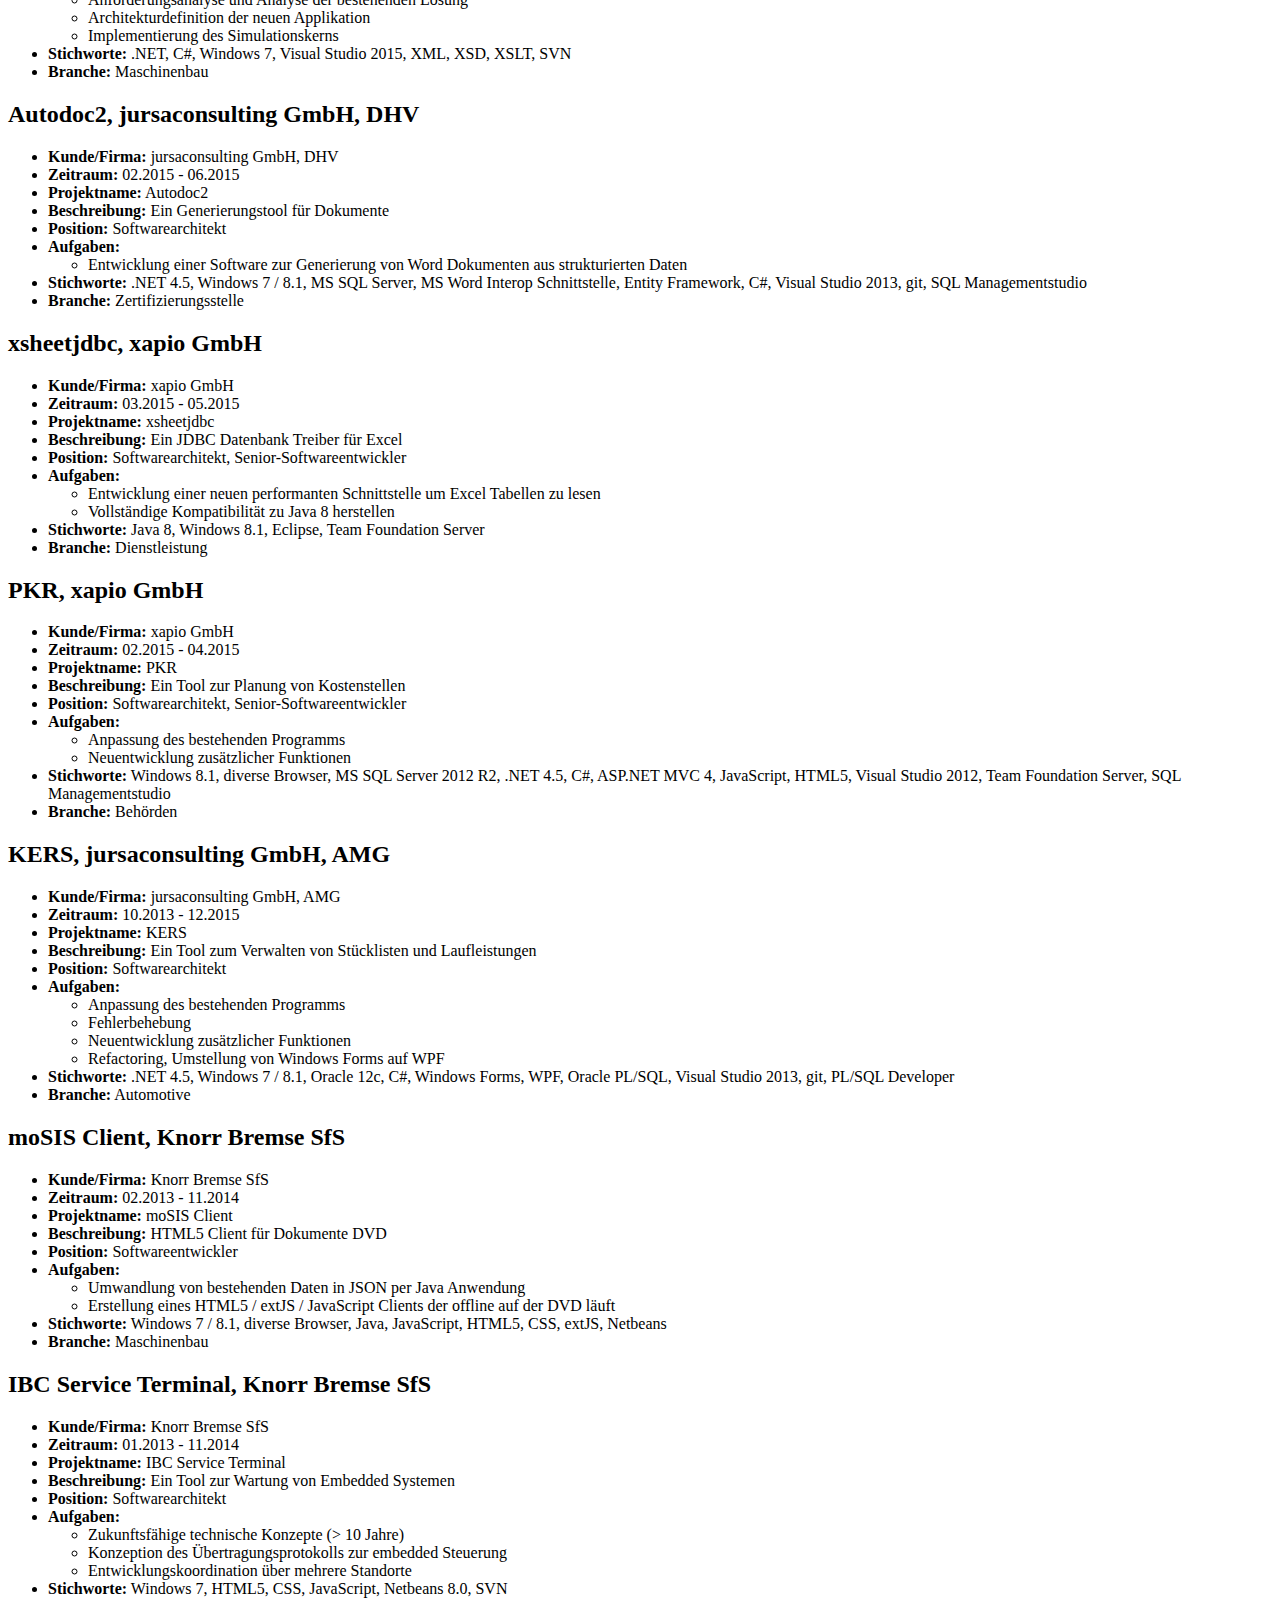
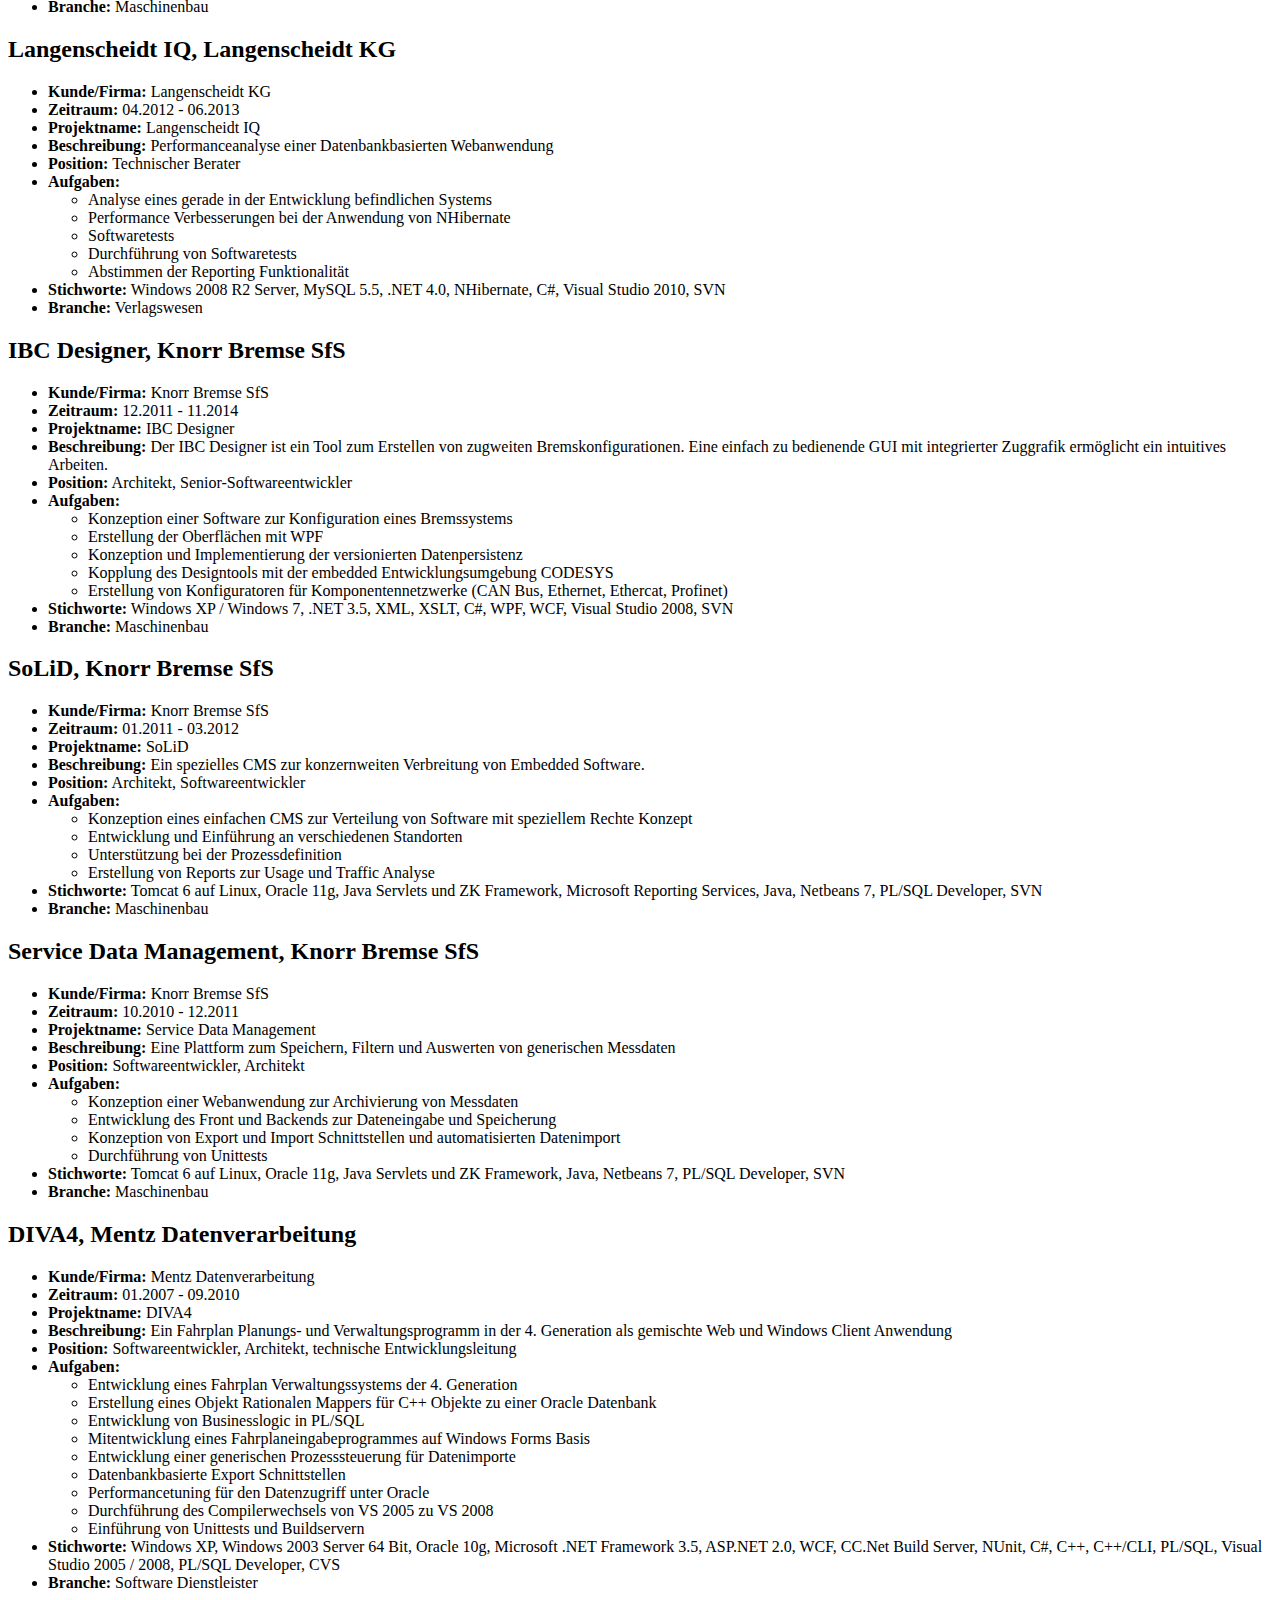
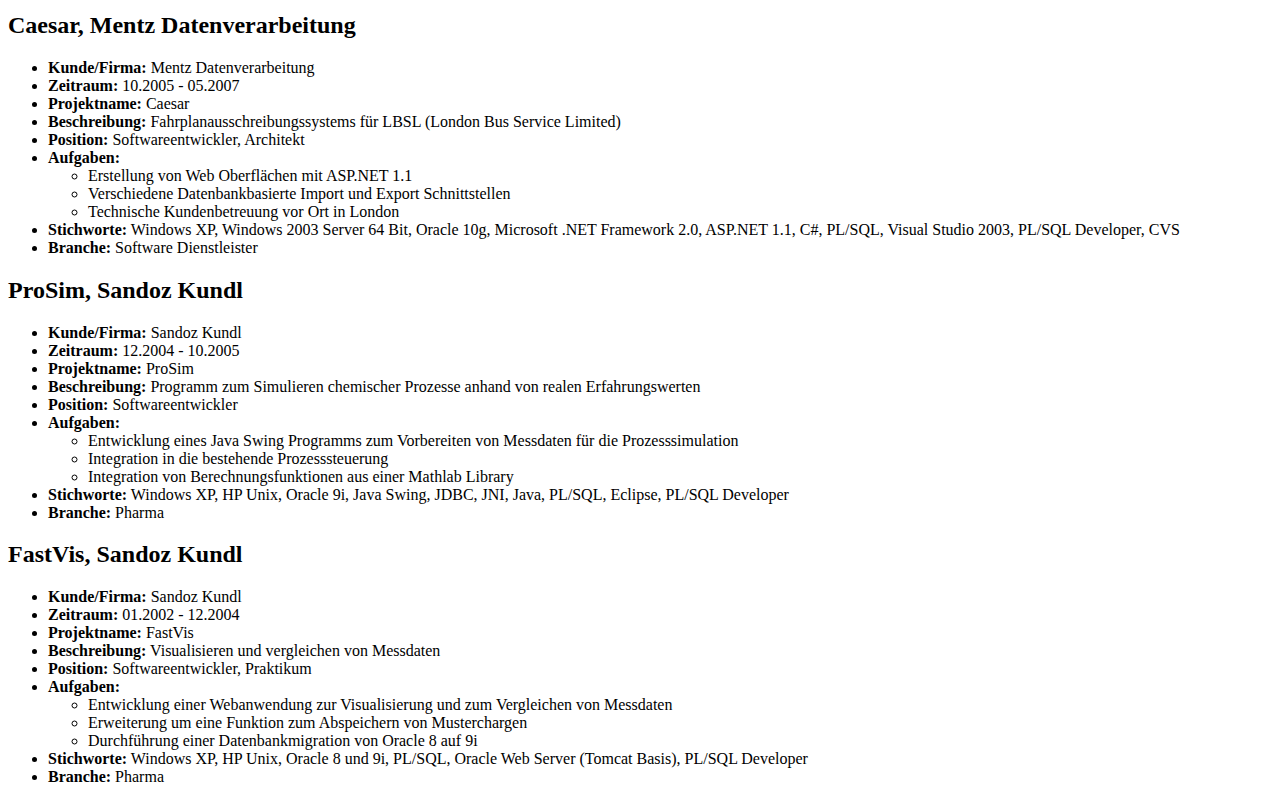
<file: export/projects.html>
﻿<!DOCTYPE html>
<html lang="de"
      xmlns="http://www.w3.org/1999/xhtml">
<head>
    <meta charset="utf-8"/>
    <link rel="shortcut icon" type="image/x-icon" href="../assets/favicon.ico">
    <meta charset="utf-8">
    
    <title>Isardev - Projekte</title>
</head>
<body id="page-top" class="index">

	<h1>Projekte</h1>

	<h2>Zusammenfassung</h2>

	<table style="width:100%; border-spacing:0;">
		<tr>
			<th>Projekt</th>
			<th>Firma</th>
			<th>Kategorie</th>
		</tr>
		<tr>
			<td><a href="#23">DCSHub, PaxControl, GateControl</a></td>
			<td>airsphere GmbH</td>
			<td>C#</td>
		</tr>
		<tr>
			<td><a href="#22">Förderabwicklung</a></td>
			<td>StMELF</td>
			<td>Java</td>
		</tr>
		<tr>
			<td><a href="#21">Produktekatalog-Tool</a></td>
			<td>Grollmus GmbH</td>
			<td>C#</td>
		</tr>
		<tr>
			<td><a href="#20">ZEN / APEER on-site</a></td>
			<td>Carl Zeiss Microscopy GmbH</td>
			<td>C#</td>
		</tr>
		<tr>
			<td><a href="#19">Infrastruktur, DevOps</a></td>
			<td>StMELF</td>
			<td>Java</td>
		</tr>
		<tr>
			<td><a href="#18">Förderabwicklung</a></td>
			<td>StMELF</td>
			<td>Java</td>
		</tr>
		<tr>
			<td><a href="#17">Software Parkplatz (SWP)</a></td>
			<td>jursaconsulting GmbH, AMG</td>
			<td>C#</td>
		</tr>
		<tr>
			<td><a href="#16">dbcopy</a></td>
			<td>StMELF</td>
			<td>Java</td>
		</tr>
		<tr>
			<td><a href="#15">Volcano</a></td>
			<td>Knorr Bremse SfS</td>
			<td>C#</td>
		</tr>
		<tr>
			<td><a href="#14">Autodoc2</a></td>
			<td>jursaconsulting GmbH, DHV</td>
			<td>C#</td>
		</tr>
		<tr>
			<td><a href="#13">xsheetjdbc</a></td>
			<td>xapio GmbH</td>
			<td>Java</td>
		</tr>
		<tr>
			<td><a href="#12">PKR</a></td>
			<td>xapio GmbH</td>
			<td>C#</td>
		</tr>
		<tr>
			<td><a href="#11">KERS</a></td>
			<td>jursaconsulting GmbH, AMG</td>
			<td>C#</td>
		</tr>
		<tr>
			<td><a href="#10">moSIS Client</a></td>
			<td>Knorr Bremse SfS</td>
			<td>Sonstiges</td>
		</tr>
		<tr>
			<td><a href="#9">IBC Service Terminal</a></td>
			<td>Knorr Bremse SfS</td>
			<td>Sonstiges</td>
		</tr>
		<tr>
			<td><a href="#8">Langenscheidt IQ</a></td>
			<td>Langenscheidt KG</td>
			<td>C#</td>
		</tr>
		<tr>
			<td><a href="#7">IBC Designer</a></td>
			<td>Knorr Bremse SfS</td>
			<td>C#</td>
		</tr>
		<tr>
			<td><a href="#6">SoLiD</a></td>
			<td>Knorr Bremse SfS</td>
			<td>Java</td>
		</tr>
		<tr>
			<td><a href="#5">Service Data Management</a></td>
			<td>Knorr Bremse SfS</td>
			<td>Java</td>
		</tr>
		<tr>
			<td><a href="#4">DIVA4</a></td>
			<td>Mentz Datenverarbeitung</td>
			<td>C#</td>
		</tr>
		<tr>
			<td><a href="#3">Caesar</a></td>
			<td>Mentz Datenverarbeitung</td>
			<td>C#</td>
		</tr>
		<tr>
			<td><a href="#2">ProSim</a></td>
			<td>Sandoz Kundl</td>
			<td>Java</td>
		</tr>
		<tr>
			<td><a href="#1">FastVis</a></td>
			<td>Sandoz Kundl</td>
			<td>Sonstiges</td>
		</tr>
	</table>

	<hr />

	<h2>Details</h2>

	<div>
		<h2><a id="23"></a>
			DCSHub, PaxControl, GateControl, airsphere GmbH
		</h2>
		<ul>
			<li><strong>Kunde/Firma:</strong>
				airsphere GmbH
			</li>
			<li><strong>Zeitraum:</strong>
				05.2024 - 04.2025
			</li>
			<li><strong>Projektname:</strong>
				DCSHub, PaxControl, GateControl
			</li>
			<li><strong>Beschreibung:</strong>
				Software für automatisierte Passagierabfertigung an Flughäfen
			</li>
			<li><strong>Position:</strong>
				Senior-Softwareentwickler
			</li>
			<li>
				<strong>Aufgaben:</strong>
				<ul>
					<li>Bereitstellung einer REST API als Proxy für eine SOAP API</li>
					<li>Integration in bestehende Produkte</li>
					<li>Fixes und neue Anforderungen in der bestehenden Software</li>
					<li>Einbau neuer Interfaces zum Import und Export von Daten</li>
					<li>Ablösung alter ASPX.NET Seiten durch Angular 19 Oberflächen</li>
				</ul>
			</li>
			<li><strong>Stichworte:</strong>
				.NET 8, ASP.NET Core, Blazor, SOAP, REST API, C#, WPF, ActiveMQ, git, Visual Studio, Scrum, Github, Angular 19, WebForms, PostgreSql, SQL Server
			</li>
			<li><strong>Branche:</strong>
				Dienstleistung
			</li>
		</ul>
	</div>

	<div>
		<h2><a id="22"></a>
			Förderabwicklung, StMELF
		</h2>
		<ul>
			<li><strong>Kunde/Firma:</strong>
				StMELF
			</li>
			<li><strong>Zeitraum:</strong>
				11.2021 - 12.2023
			</li>
			<li><strong>Projektname:</strong>
				Förderabwicklung
			</li>
			<li><strong>Beschreibung:</strong>
				Diverse Programme zur Abwicklung von Zahlungen für EU Förderungen
			</li>
			<li><strong>Position:</strong>
				Softwarearchitekt, Anforderungsanalyst, Senior-Softwareentwickler, Tester
			</li>
			<li>
				<strong>Aufgaben:</strong>
				<ul>
					<li>Anforderungsanalyse und Erarbeitung neuer Anforderungen mit der Fachabteilung</li>
					<li>Tool zur Abwicklung des Europäischen Schulobst, Gemüse und Milch Programms der Landwirtschaftsverwaltung</li>
					<li>Einführung der Onlineantragstellung für Förderprojekte</li>
					<li>Tool zur Abwicklung der Zahlung diverser anderer Förderprojekte (&gt; 1 Milliarde Euro)</li>
					<li>Tool zur Erstellung von PDF-Bescheiden mittels Templates</li>
					<li>Automatisierte Erstellung von EU-Konformen Statistiken</li>
					<li>Qualitätssicherung und Validierung mittels Unit-Tests, manuellen Tests und Code Reviews</li>
				</ul>
			</li>
			<li><strong>Stichworte:</strong>
				Java 17, Tomcat, Spring, Wicket, ActiveMQ, PostgreSql, Windows 11, IntelliJ IDEA, Jira, Atlassian Tools
			</li>
			<li><strong>Branche:</strong>
				Behörde
			</li>
		</ul>
	</div>

	<div>
		<h2><a id="21"></a>
			Produktekatalog-Tool, Grollmus GmbH
		</h2>
		<ul>
			<li><strong>Kunde/Firma:</strong>
				Grollmus GmbH
			</li>
			<li><strong>Zeitraum:</strong>
				03.2021 - 10.2021
			</li>
			<li><strong>Projektname:</strong>
				Produktekatalog-Tool
			</li>
			<li><strong>Beschreibung:</strong>
				Erweiterung des bestehenden Produktekatalog-Tools um neue Funktionen und neue Schnittstellen
			</li>
			<li><strong>Position:</strong>
				Senior-Softwareentwickler
			</li>
			<li>
				<strong>Aufgaben:</strong>
				<ul>
					<li>Implementieren von neuen Schnittstellen Anbindungen im WPF Client</li>
					<li>Implementieren von Proxy Schnittstellen im ASP.NET core Backend als API</li>
					<li>WPF Oberflächenanpassungen</li>
					<li>Testen und Dokumentieren der Änderungen</li>
				</ul>
			</li>
			<li><strong>Stichworte:</strong>
				.NET core, ASP.NET core, SOAP, SAP Schnittstellen, C#, WPF, git, Visual Studio, Scrum, Azure DevOps
			</li>
			<li><strong>Branche:</strong>
				Maschinenbau
			</li>
		</ul>
	</div>

	<div>
		<h2><a id="20"></a>
			ZEN / APEER on-site, Carl Zeiss Microscopy GmbH
		</h2>
		<ul>
			<li><strong>Kunde/Firma:</strong>
				Carl Zeiss Microscopy GmbH
			</li>
			<li><strong>Zeitraum:</strong>
				09.2019 - 12.2020
			</li>
			<li><strong>Projektname:</strong>
				ZEN / APEER on-site
			</li>
			<li><strong>Beschreibung:</strong>
				Kopplung der beiden Produkte ZEN (Rich Client .NET) und APEER (ASP.NET Core Webanwendung)
			</li>
			<li><strong>Position:</strong>
				Senior-Softwareentwickler
			</li>
			<li>
				<strong>Aufgaben:</strong>
				<ul>
					<li>Lokalisierung der Ausführungslogik der Workflow Engine mittels Docker Desktop</li>
					<li>Verteilung der Ausführungslogik auf einen Docker Host unter Linux</li>
					<li>Mitentwicklung im Team der Bilddatenverwaltung</li>
					<li>Mitentwicklung im APEER Team (ASP.NET core)</li>
					<li>Bugfixing und Wartung von ZEN core (Rich Client .NET)</li>
				</ul>
			</li>
			<li><strong>Stichworte:</strong>
				.NET, .NET core, Websockets, Docker, Docker API, C#, WPF, git, Visual Studio, Scrum, Azure DevOps
			</li>
			<li><strong>Branche:</strong>
				Optische Industrie / Forschungstechnik
			</li>
		</ul>
	</div>

	<div>
		<h2><a id="19"></a>
			Infrastruktur, DevOps, StMELF
		</h2>
		<ul>
			<li><strong>Kunde/Firma:</strong>
				StMELF
			</li>
			<li><strong>Zeitraum:</strong>
				01.2019 - 06.2019
			</li>
			<li><strong>Projektname:</strong>
				Infrastruktur, DevOps
			</li>
			<li><strong>Beschreibung:</strong>
				Aufbau und Wartung der Entwicklungsinfrastruktur inklusive Basis Bibliotheken
			</li>
			<li><strong>Position:</strong>
				Softwarearchitekt, Senior-Softwareentwickler, Tester
			</li>
			<li>
				<strong>Aufgaben:</strong>
				<ul>
					<li>Treffen von Architekturentscheidungen für die Softwareplattform der Landwirtschaftsverwaltung</li>
					<li>Entwicklung technischer Komponenten für die Förderabwicklung</li>
					<li>Wartung des Unit-Test Frameworks</li>
					<li>Wartung und Ergänzung der Basisbibliotheken im Bereich Datenbankanbindung mit Hibernate (JPA2)</li>
					<li>Wartung und Erweitern der Single Sign-on (SSO) Komponente mit Anbindung an LDAP</li>
					<li>Wartung und Support des Buildservers (Continuous-Integration / CI)</li>
					<li>Schulung und Support für Kollegen</li>
				</ul>
			</li>
			<li><strong>Stichworte:</strong>
				Java 8, Tomcat, Spring, Wicket, Hibernate, PostgreSql, Bamboo, Maven, Gradle, LDAP, Windows 10, Eclipse, Bugzilla, Jira
			</li>
			<li><strong>Branche:</strong>
				Behörde
			</li>
		</ul>
	</div>

	<div>
		<h2><a id="18"></a>
			Förderabwicklung, StMELF
		</h2>
		<ul>
			<li><strong>Kunde/Firma:</strong>
				StMELF
			</li>
			<li><strong>Zeitraum:</strong>
				01.2018 - 12.2018
			</li>
			<li><strong>Projektname:</strong>
				Förderabwicklung
			</li>
			<li><strong>Beschreibung:</strong>
				Diverse Programme zur Abwicklung von landwirtschaftlichen Förderungen
			</li>
			<li><strong>Position:</strong>
				Softwarearchitekt, Senior-Softwareentwickler, Tester
			</li>
			<li>
				<strong>Aufgaben:</strong>
				<ul>
					<li>Tools zur Abwicklung diverser Förderprogramme der Landwirtschaftsverwaltung</li>
					<li>Automatisierte Erstellung von EU-Konformen Statistiken</li>
					<li>Anbindung und Bereitstellung von Webservices mittels JAX-WS und WSDL</li>
					<li>Qualitätssicherung und Validierung mittels Unit-Tests, manuellen Tests und Code Reviews</li>
				</ul>
			</li>
			<li><strong>Stichworte:</strong>
				Java 8, Tomcat, Spring, Wicket, PostgreSql, Windows 10, Eclipse
			</li>
			<li><strong>Branche:</strong>
				Behörde
			</li>
		</ul>
	</div>

	<div>
		<h2><a id="17"></a>
			Software Parkplatz (SWP), jursaconsulting GmbH, AMG
		</h2>
		<ul>
			<li><strong>Kunde/Firma:</strong>
				jursaconsulting GmbH, AMG
			</li>
			<li><strong>Zeitraum:</strong>
				10.2017 - 08.2018
			</li>
			<li><strong>Projektname:</strong>
				Software Parkplatz (SWP)
			</li>
			<li><strong>Beschreibung:</strong>
				Ein Tool zur automatisierten Bereitstellung von Software für Testfahrzeuge
			</li>
			<li><strong>Position:</strong>
				Softwarearchitekt, Senior-Softwareentwickler
			</li>
			<li>
				<strong>Aufgaben:</strong>
				<ul>
					<li>Erstellung einer Fernsteuerungskomponente für bestehende Programme</li>
					<li>Entwickeln eines Protokolls zur Kommunikation mit dem Steuerserver auf WebSocket Basis</li>
				</ul>
			</li>
			<li><strong>Stichworte:</strong>
				.NET, Windows 7 / 8.1, Oracle 12c, .NET 4.5, C#, Windows Forms, WPF, Oracle PL/SQL, Visual Studio 2017, git, PL/SQL Developer
			</li>
			<li><strong>Branche:</strong>
				Automotive
			</li>
		</ul>
	</div>

	<div>
		<h2><a id="16"></a>
			dbcopy, StMELF
		</h2>
		<ul>
			<li><strong>Kunde/Firma:</strong>
				StMELF
			</li>
			<li><strong>Zeitraum:</strong>
				11.2015 - 12.2017
			</li>
			<li><strong>Projektname:</strong>
				dbcopy
			</li>
			<li><strong>Beschreibung:</strong>
				Ein Tool zum Kopieren von Datenbank-Testdaten
			</li>
			<li><strong>Position:</strong>
				Softwarearchitekt, Senior-Softwareentwickler, Tester
			</li>
			<li>
				<strong>Aufgaben:</strong>
				<ul>
					<li>Entwicklung eines Tools zum Kopieren von strukturierten bitemporalen Daten</li>
					<li>Anbindung von zwei unterschiedlichen Datenbank Systemen</li>
					<li>Wartung und Erweiterung des Tools bei Schemaänderungen</li>
				</ul>
			</li>
			<li><strong>Stichworte:</strong>
				Java 8, Tomcat, Spring, Wicket, DB2, PostgreSql, Windows 7, Eclipse
			</li>
			<li><strong>Branche:</strong>
				Behörde
			</li>
		</ul>
	</div>

	<div>
		<h2><a id="15"></a>
			Volcano, Knorr Bremse SfS
		</h2>
		<ul>
			<li><strong>Kunde/Firma:</strong>
				Knorr Bremse SfS
			</li>
			<li><strong>Zeitraum:</strong>
				01.2016 - 12.2016
			</li>
			<li><strong>Projektname:</strong>
				Volcano
			</li>
			<li><strong>Beschreibung:</strong>
				Ein Tool zum Berechnen von Bremsscheibentemperaturen
			</li>
			<li><strong>Position:</strong>
				Softwarearchitekt
			</li>
			<li>
				<strong>Aufgaben:</strong>
				<ul>
					<li>Anforderungsanalyse und Analyse der bestehenden Lösung</li>
					<li>Architekturdefinition der neuen Applikation</li>
					<li>Implementierung des Simulationskerns</li>
				</ul>
			</li>
			<li><strong>Stichworte:</strong>
				.NET, C#, Windows 7, Visual Studio 2015, XML, XSD, XSLT, SVN
			</li>
			<li><strong>Branche:</strong>
				Maschinenbau
			</li>
		</ul>
	</div>

	<div>
		<h2><a id="14"></a>
			Autodoc2, jursaconsulting GmbH, DHV
		</h2>
		<ul>
			<li><strong>Kunde/Firma:</strong>
				jursaconsulting GmbH, DHV
			</li>
			<li><strong>Zeitraum:</strong>
				02.2015 - 06.2015
			</li>
			<li><strong>Projektname:</strong>
				Autodoc2
			</li>
			<li><strong>Beschreibung:</strong>
				Ein Generierungstool für Dokumente
			</li>
			<li><strong>Position:</strong>
				Softwarearchitekt
			</li>
			<li>
				<strong>Aufgaben:</strong>
				<ul>
					<li>Entwicklung einer Software zur Generierung von Word Dokumenten aus strukturierten Daten</li>
				</ul>
			</li>
			<li><strong>Stichworte:</strong>
				.NET 4.5, Windows 7 / 8.1, MS SQL Server, MS Word Interop Schnittstelle, Entity Framework, C#, Visual Studio 2013, git, SQL Managementstudio
			</li>
			<li><strong>Branche:</strong>
				Zertifizierungsstelle
			</li>
		</ul>
	</div>

	<div>
		<h2><a id="13"></a>
			xsheetjdbc, xapio GmbH
		</h2>
		<ul>
			<li><strong>Kunde/Firma:</strong>
				xapio GmbH
			</li>
			<li><strong>Zeitraum:</strong>
				03.2015 - 05.2015
			</li>
			<li><strong>Projektname:</strong>
				xsheetjdbc
			</li>
			<li><strong>Beschreibung:</strong>
				Ein JDBC Datenbank Treiber für Excel
			</li>
			<li><strong>Position:</strong>
				Softwarearchitekt, Senior-Softwareentwickler
			</li>
			<li>
				<strong>Aufgaben:</strong>
				<ul>
					<li>Entwicklung einer neuen performanten Schnittstelle um Excel Tabellen zu lesen</li>
					<li>Vollständige Kompatibilität zu Java 8 herstellen</li>
				</ul>
			</li>
			<li><strong>Stichworte:</strong>
				Java 8, Windows 8.1, Eclipse, Team Foundation Server
			</li>
			<li><strong>Branche:</strong>
				Dienstleistung
			</li>
		</ul>
	</div>

	<div>
		<h2><a id="12"></a>
			PKR, xapio GmbH
		</h2>
		<ul>
			<li><strong>Kunde/Firma:</strong>
				xapio GmbH
			</li>
			<li><strong>Zeitraum:</strong>
				02.2015 - 04.2015
			</li>
			<li><strong>Projektname:</strong>
				PKR
			</li>
			<li><strong>Beschreibung:</strong>
				Ein Tool zur Planung von Kostenstellen
			</li>
			<li><strong>Position:</strong>
				Softwarearchitekt, Senior-Softwareentwickler
			</li>
			<li>
				<strong>Aufgaben:</strong>
				<ul>
					<li>Anpassung des bestehenden Programms</li>
					<li>Neuentwicklung zusätzlicher Funktionen</li>
				</ul>
			</li>
			<li><strong>Stichworte:</strong>
				Windows 8.1, diverse Browser, MS SQL Server 2012 R2, .NET 4.5, C#, ASP.NET MVC 4, JavaScript, HTML5, Visual Studio 2012, Team Foundation Server, SQL Managementstudio
			</li>
			<li><strong>Branche:</strong>
				Behörden
			</li>
		</ul>
	</div>

	<div>
		<h2><a id="11"></a>
			KERS, jursaconsulting GmbH, AMG
		</h2>
		<ul>
			<li><strong>Kunde/Firma:</strong>
				jursaconsulting GmbH, AMG
			</li>
			<li><strong>Zeitraum:</strong>
				10.2013 - 12.2015
			</li>
			<li><strong>Projektname:</strong>
				KERS
			</li>
			<li><strong>Beschreibung:</strong>
				Ein Tool zum Verwalten von Stücklisten und Laufleistungen
			</li>
			<li><strong>Position:</strong>
				Softwarearchitekt
			</li>
			<li>
				<strong>Aufgaben:</strong>
				<ul>
					<li>Anpassung des bestehenden Programms</li>
					<li>Fehlerbehebung</li>
					<li>Neuentwicklung zusätzlicher Funktionen</li>
					<li>Refactoring, Umstellung von Windows Forms auf WPF</li>
				</ul>
			</li>
			<li><strong>Stichworte:</strong>
				.NET 4.5, Windows 7 / 8.1, Oracle 12c, C#, Windows Forms, WPF, Oracle PL/SQL, Visual Studio 2013, git, PL/SQL Developer
			</li>
			<li><strong>Branche:</strong>
				Automotive
			</li>
		</ul>
	</div>

	<div>
		<h2><a id="10"></a>
			moSIS Client, Knorr Bremse SfS
		</h2>
		<ul>
			<li><strong>Kunde/Firma:</strong>
				Knorr Bremse SfS
			</li>
			<li><strong>Zeitraum:</strong>
				02.2013 - 11.2014
			</li>
			<li><strong>Projektname:</strong>
				moSIS Client
			</li>
			<li><strong>Beschreibung:</strong>
				HTML5 Client für Dokumente DVD
			</li>
			<li><strong>Position:</strong>
				Softwareentwickler
			</li>
			<li>
				<strong>Aufgaben:</strong>
				<ul>
					<li>Umwandlung von bestehenden Daten in JSON per Java Anwendung</li>
					<li>Erstellung eines HTML5 / extJS / JavaScript Clients der offline auf der DVD läuft</li>
				</ul>
			</li>
			<li><strong>Stichworte:</strong>
				Windows 7 / 8.1, diverse Browser, Java, JavaScript, HTML5, CSS, extJS, Netbeans
			</li>
			<li><strong>Branche:</strong>
				Maschinenbau
			</li>
		</ul>
	</div>

	<div>
		<h2><a id="9"></a>
			IBC Service Terminal, Knorr Bremse SfS
		</h2>
		<ul>
			<li><strong>Kunde/Firma:</strong>
				Knorr Bremse SfS
			</li>
			<li><strong>Zeitraum:</strong>
				01.2013 - 11.2014
			</li>
			<li><strong>Projektname:</strong>
				IBC Service Terminal
			</li>
			<li><strong>Beschreibung:</strong>
				Ein Tool zur Wartung von Embedded Systemen
			</li>
			<li><strong>Position:</strong>
				Softwarearchitekt
			</li>
			<li>
				<strong>Aufgaben:</strong>
				<ul>
					<li>Zukunftsfähige technische Konzepte (&gt; 10 Jahre)</li>
					<li>Konzeption des Übertragungsprotokolls zur embedded Steuerung</li>
					<li>Entwicklungskoordination über mehrere Standorte</li>
				</ul>
			</li>
			<li><strong>Stichworte:</strong>
				Windows 7, HTML5, CSS, JavaScript, Netbeans 8.0, SVN
			</li>
			<li><strong>Branche:</strong>
				Maschinenbau
			</li>
		</ul>
	</div>

	<div>
		<h2><a id="8"></a>
			Langenscheidt IQ, Langenscheidt KG
		</h2>
		<ul>
			<li><strong>Kunde/Firma:</strong>
				Langenscheidt KG
			</li>
			<li><strong>Zeitraum:</strong>
				04.2012 - 06.2013
			</li>
			<li><strong>Projektname:</strong>
				Langenscheidt IQ
			</li>
			<li><strong>Beschreibung:</strong>
				Performanceanalyse einer Datenbankbasierten Webanwendung
			</li>
			<li><strong>Position:</strong>
				Technischer Berater
			</li>
			<li>
				<strong>Aufgaben:</strong>
				<ul>
					<li>Analyse eines gerade in der Entwicklung befindlichen Systems</li>
					<li>Performance Verbesserungen bei der Anwendung von NHibernate</li>
					<li>Softwaretests</li>
					<li>Durchführung von Softwaretests</li>
					<li>Abstimmen der Reporting Funktionalität</li>
				</ul>
			</li>
			<li><strong>Stichworte:</strong>
				Windows 2008 R2 Server, MySQL 5.5, .NET 4.0, NHibernate, C#, Visual Studio 2010, SVN
			</li>
			<li><strong>Branche:</strong>
				Verlagswesen
			</li>
		</ul>
	</div>

	<div>
		<h2><a id="7"></a>
			IBC Designer, Knorr Bremse SfS
		</h2>
		<ul>
			<li><strong>Kunde/Firma:</strong>
				Knorr Bremse SfS
			</li>
			<li><strong>Zeitraum:</strong>
				12.2011 - 11.2014
			</li>
			<li><strong>Projektname:</strong>
				IBC Designer
			</li>
			<li><strong>Beschreibung:</strong>
				Der IBC Designer ist ein Tool zum Erstellen von zugweiten Bremskonfigurationen. Eine einfach zu bedienende GUI mit integrierter Zuggrafik ermöglicht ein intuitives Arbeiten.
			</li>
			<li><strong>Position:</strong>
				Architekt, Senior-Softwareentwickler
			</li>
			<li>
				<strong>Aufgaben:</strong>
				<ul>
					<li>Konzeption einer Software zur Konfiguration eines Bremssystems</li>
					<li>Erstellung der Oberflächen mit WPF</li>
					<li>Konzeption und Implementierung der versionierten Datenpersistenz</li>
					<li>Kopplung des Designtools mit der embedded Entwicklungsumgebung CODESYS</li>
					<li>Erstellung von Konfiguratoren für Komponentennetzwerke (CAN Bus, Ethernet, Ethercat, Profinet)</li>
				</ul>
			</li>
			<li><strong>Stichworte:</strong>
				Windows XP / Windows 7, .NET 3.5, XML, XSLT, C#, WPF, WCF, Visual Studio 2008, SVN
			</li>
			<li><strong>Branche:</strong>
				Maschinenbau
			</li>
		</ul>
	</div>

	<div>
		<h2><a id="6"></a>
			SoLiD, Knorr Bremse SfS
		</h2>
		<ul>
			<li><strong>Kunde/Firma:</strong>
				Knorr Bremse SfS
			</li>
			<li><strong>Zeitraum:</strong>
				01.2011 - 03.2012
			</li>
			<li><strong>Projektname:</strong>
				SoLiD
			</li>
			<li><strong>Beschreibung:</strong>
				Ein spezielles CMS zur konzernweiten Verbreitung von Embedded Software.
			</li>
			<li><strong>Position:</strong>
				Architekt, Softwareentwickler
			</li>
			<li>
				<strong>Aufgaben:</strong>
				<ul>
					<li>Konzeption eines einfachen CMS zur Verteilung von Software mit speziellem Rechte Konzept</li>
					<li>Entwicklung und Einführung an verschiedenen Standorten</li>
					<li>Unterstützung bei der Prozessdefinition</li>
					<li>Erstellung von Reports zur Usage und Traffic Analyse</li>
				</ul>
			</li>
			<li><strong>Stichworte:</strong>
				Tomcat 6 auf Linux, Oracle 11g, Java Servlets und ZK Framework, Microsoft Reporting Services, Java, Netbeans 7, PL/SQL Developer, SVN
			</li>
			<li><strong>Branche:</strong>
				Maschinenbau
			</li>
		</ul>
	</div>

	<div>
		<h2><a id="5"></a>
			Service Data Management, Knorr Bremse SfS
		</h2>
		<ul>
			<li><strong>Kunde/Firma:</strong>
				Knorr Bremse SfS
			</li>
			<li><strong>Zeitraum:</strong>
				10.2010 - 12.2011
			</li>
			<li><strong>Projektname:</strong>
				Service Data Management
			</li>
			<li><strong>Beschreibung:</strong>
				Eine Plattform zum Speichern, Filtern und Auswerten von generischen Messdaten
			</li>
			<li><strong>Position:</strong>
				Softwareentwickler, Architekt
			</li>
			<li>
				<strong>Aufgaben:</strong>
				<ul>
					<li>Konzeption einer Webanwendung zur Archivierung von Messdaten</li>
					<li>Entwicklung des Front und Backends zur Dateneingabe und Speicherung</li>
					<li>Konzeption von Export und Import Schnittstellen und automatisierten Datenimport</li>
					<li>Durchführung von Unittests</li>
				</ul>
			</li>
			<li><strong>Stichworte:</strong>
				Tomcat 6 auf Linux, Oracle 11g, Java Servlets und ZK Framework, Java, Netbeans 7, PL/SQL Developer, SVN
			</li>
			<li><strong>Branche:</strong>
				Maschinenbau
			</li>
		</ul>
	</div>

	<div>
		<h2><a id="4"></a>
			DIVA4, Mentz Datenverarbeitung
		</h2>
		<ul>
			<li><strong>Kunde/Firma:</strong>
				Mentz Datenverarbeitung
			</li>
			<li><strong>Zeitraum:</strong>
				01.2007 - 09.2010
			</li>
			<li><strong>Projektname:</strong>
				DIVA4
			</li>
			<li><strong>Beschreibung:</strong>
				Ein Fahrplan Planungs- und Verwaltungsprogramm in der 4. Generation als gemischte Web und Windows Client Anwendung
			</li>
			<li><strong>Position:</strong>
				Softwareentwickler, Architekt, technische Entwicklungsleitung
			</li>
			<li>
				<strong>Aufgaben:</strong>
				<ul>
					<li>Entwicklung eines Fahrplan Verwaltungssystems der 4. Generation</li>
					<li>Erstellung eines Objekt Rationalen Mappers für C++ Objekte zu einer Oracle Datenbank</li>
					<li>Entwicklung von Businesslogic in PL/SQL</li>
					<li>Mitentwicklung eines Fahrplaneingabeprogrammes auf Windows Forms Basis</li>
					<li>Entwicklung einer generischen Prozesssteuerung für Datenimporte</li>
					<li>Datenbankbasierte Export Schnittstellen</li>
					<li>Performancetuning für den Datenzugriff unter Oracle</li>
					<li>Durchführung des Compilerwechsels von VS 2005 zu VS 2008</li>
					<li>Einführung von Unittests und Buildservern</li>
				</ul>
			</li>
			<li><strong>Stichworte:</strong>
				Windows XP, Windows 2003 Server 64 Bit, Oracle 10g, Microsoft .NET Framework 3.5, ASP.NET 2.0, WCF, CC.Net Build Server, NUnit, C#, C++, C++/CLI, PL/SQL, Visual Studio 2005 / 2008, PL/SQL Developer, CVS
			</li>
			<li><strong>Branche:</strong>
				Software Dienstleister
			</li>
		</ul>
	</div>

	<div>
		<h2><a id="3"></a>
			Caesar, Mentz Datenverarbeitung
		</h2>
		<ul>
			<li><strong>Kunde/Firma:</strong>
				Mentz Datenverarbeitung
			</li>
			<li><strong>Zeitraum:</strong>
				10.2005 - 05.2007
			</li>
			<li><strong>Projektname:</strong>
				Caesar
			</li>
			<li><strong>Beschreibung:</strong>
				Fahrplanausschreibungssystems für LBSL (London Bus Service Limited)
			</li>
			<li><strong>Position:</strong>
				Softwareentwickler, Architekt
			</li>
			<li>
				<strong>Aufgaben:</strong>
				<ul>
					<li>Erstellung von Web Oberflächen mit ASP.NET 1.1</li>
					<li>Verschiedene Datenbankbasierte Import und Export Schnittstellen</li>
					<li>Technische Kundenbetreuung vor Ort in London</li>
				</ul>
			</li>
			<li><strong>Stichworte:</strong>
				Windows XP, Windows 2003 Server 64 Bit, Oracle 10g, Microsoft .NET Framework 2.0, ASP.NET 1.1, C#, PL/SQL, Visual Studio 2003, PL/SQL Developer, CVS
			</li>
			<li><strong>Branche:</strong>
				Software Dienstleister
			</li>
		</ul>
	</div>

	<div>
		<h2><a id="2"></a>
			ProSim, Sandoz Kundl
		</h2>
		<ul>
			<li><strong>Kunde/Firma:</strong>
				Sandoz Kundl
			</li>
			<li><strong>Zeitraum:</strong>
				12.2004 - 10.2005
			</li>
			<li><strong>Projektname:</strong>
				ProSim
			</li>
			<li><strong>Beschreibung:</strong>
				Programm zum Simulieren chemischer Prozesse anhand von realen Erfahrungswerten
			</li>
			<li><strong>Position:</strong>
				Softwareentwickler
			</li>
			<li>
				<strong>Aufgaben:</strong>
				<ul>
					<li>Entwicklung eines Java Swing Programms zum Vorbereiten von Messdaten für die Prozesssimulation</li>
					<li>Integration in die bestehende Prozesssteuerung</li>
					<li>Integration von Berechnungsfunktionen aus einer Mathlab Library</li>
				</ul>
			</li>
			<li><strong>Stichworte:</strong>
				Windows XP, HP Unix, Oracle 9i, Java Swing, JDBC, JNI, Java, PL/SQL, Eclipse, PL/SQL Developer
			</li>
			<li><strong>Branche:</strong>
				Pharma
			</li>
		</ul>
	</div>

	<div>
		<h2><a id="1"></a>
			FastVis, Sandoz Kundl
		</h2>
		<ul>
			<li><strong>Kunde/Firma:</strong>
				Sandoz Kundl
			</li>
			<li><strong>Zeitraum:</strong>
				01.2002 - 12.2004
			</li>
			<li><strong>Projektname:</strong>
				FastVis
			</li>
			<li><strong>Beschreibung:</strong>
				Visualisieren und vergleichen von Messdaten
			</li>
			<li><strong>Position:</strong>
				Softwareentwickler, Praktikum
			</li>
			<li>
				<strong>Aufgaben:</strong>
				<ul>
					<li>Entwicklung einer Webanwendung zur Visualisierung und zum Vergleichen von Messdaten</li>
					<li>Erweiterung um eine Funktion zum Abspeichern von Musterchargen</li>
					<li>Durchführung einer Datenbankmigration von Oracle 8 auf 9i</li>
				</ul>
			</li>
			<li><strong>Stichworte:</strong>
				Windows XP, HP Unix, Oracle 8 und 9i, PL/SQL, Oracle Web Server (Tomcat Basis), PL/SQL Developer
			</li>
			<li><strong>Branche:</strong>
				Pharma
			</li>
		</ul>
	</div>

</body>
</html>
</file>
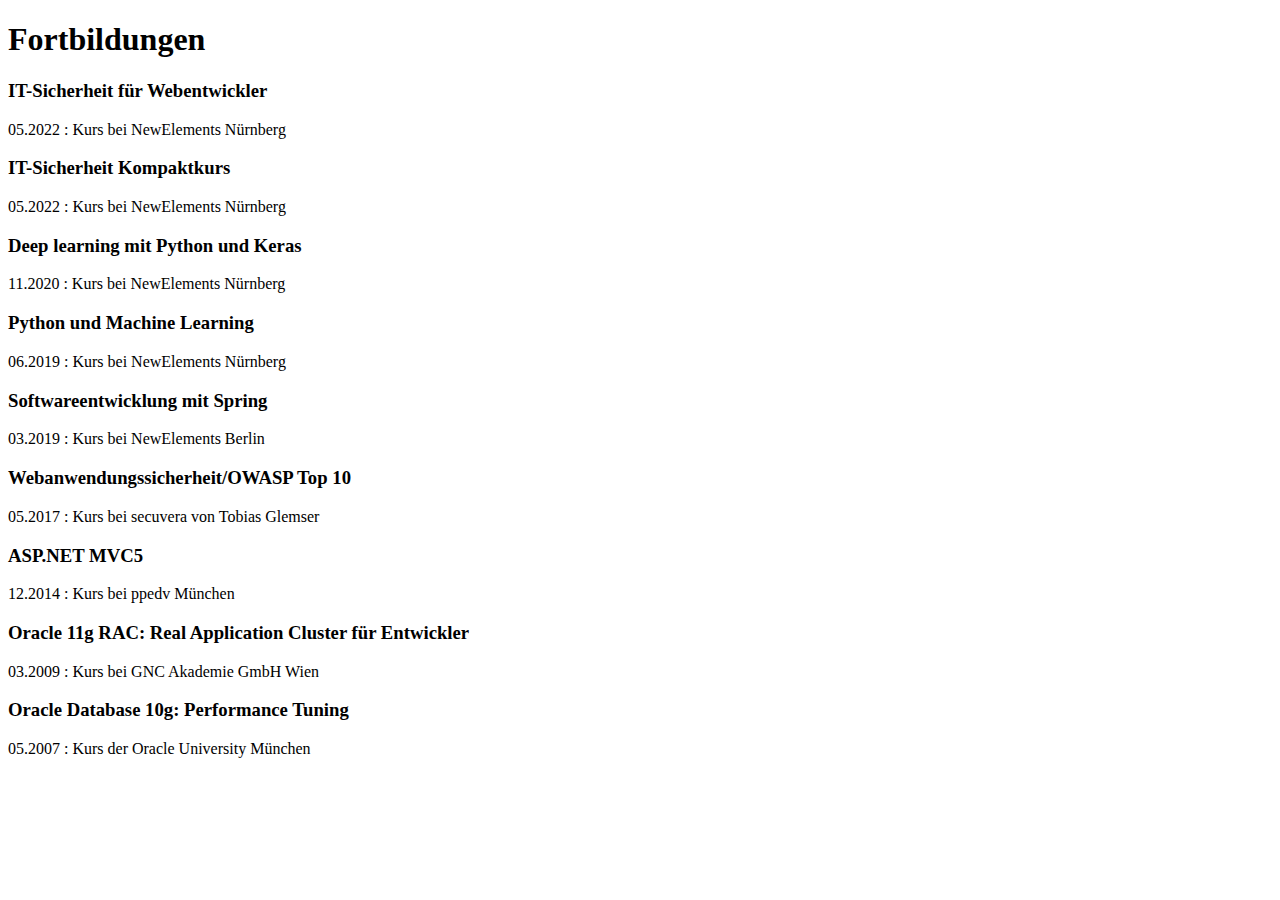
<file: export/qualifications.html>
﻿<!DOCTYPE html>
<html lang="de"
      xmlns="http://www.w3.org/1999/xhtml">
<head>
    <meta charset="utf-8"/>
    <link rel="shortcut icon" type="image/x-icon" href="../assets/favicon.ico">
    <meta charset="utf-8">
    
    <title>Isardev - Fortbildungen</title>
</head>
<body id="page-top" class="index">

    <h1>Fortbildungen</h1>

    <div>
        <h3>IT-Sicherheit für Webentwickler</h3>
        <p>
            05.2022
            :
            Kurs bei NewElements Nürnberg
        </p>
    </div>

    <div>
        <h3>IT-Sicherheit Kompaktkurs</h3>
        <p>
            05.2022
            :
            Kurs bei NewElements Nürnberg
        </p>
    </div>

    <div>
        <h3>Deep learning mit Python und Keras</h3>
        <p>
            11.2020
            :
            Kurs bei NewElements Nürnberg
        </p>
    </div>

    <div>
        <h3>Python und Machine Learning</h3>
        <p>
            06.2019
            :
            Kurs bei NewElements Nürnberg
        </p>
    </div>

    <div>
        <h3>Softwareentwicklung mit Spring</h3>
        <p>
            03.2019
            :
            Kurs bei NewElements Berlin
        </p>
    </div>

    <div>
        <h3>Webanwendungssicherheit/OWASP Top 10</h3>
        <p>
            05.2017
            :
            Kurs bei secuvera von Tobias Glemser
        </p>
    </div>

    <div>
        <h3>ASP.NET MVC5</h3>
        <p>
            12.2014
            :
            Kurs bei ppedv München
        </p>
    </div>

    <div>
        <h3>Oracle 11g RAC: Real Application Cluster für Entwickler</h3>
        <p>
            03.2009
            :
            Kurs bei GNC Akademie GmbH Wien
        </p>
    </div>

    <div>
        <h3>Oracle Database 10g: Performance Tuning</h3>
        <p>
            05.2007
            :
            Kurs der Oracle University München
        </p>
    </div>

</body>
</html>
</file>
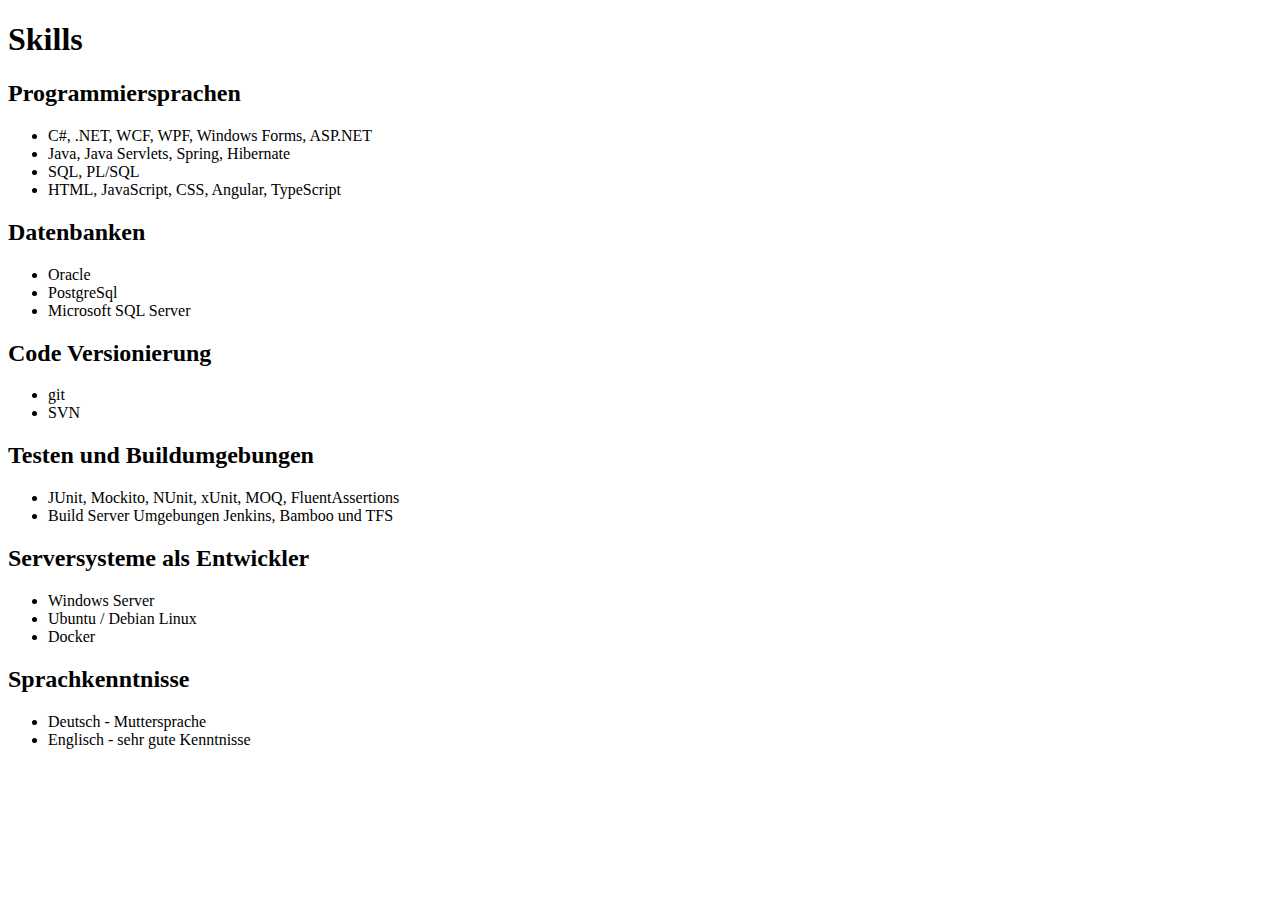
<file: export/skills.html>
﻿<!DOCTYPE html>
<html lang="de"
      xmlns="http://www.w3.org/1999/xhtml">
<head>
    <meta charset="utf-8"/>
    <link rel="shortcut icon" type="image/x-icon" href="../assets/favicon.ico">
    <meta charset="utf-8">
    
    <title>Isardev - Skills</title>
</head>
<body id="page-top" class="index">

    <h1>Skills</h1>

    <div>
        <h2>Programmiersprachen</h2>
        <ul>
            <li>C#, .NET, WCF, WPF, Windows Forms, ASP.NET</li>
            <li>Java, Java Servlets, Spring, Hibernate</li>
            <li>SQL, PL/SQL</li>
            <li>HTML, JavaScript, CSS, Angular, TypeScript</li>
        </ul>
    </div>

    <div>
        <h2>Datenbanken</h2>
        <ul>
            <li>Oracle</li>
            <li>PostgreSql</li>
            <li>Microsoft SQL Server</li>
        </ul>
    </div>

    <div>
        <h2>Code Versionierung</h2>
        <ul>
            <li>git</li>
            <li>SVN</li>
        </ul>
    </div>

    <div>
        <h2>Testen und Buildumgebungen</h2>
        <ul>
            <li>JUnit, Mockito, NUnit, xUnit, MOQ, FluentAssertions</li>
            <li>Build Server Umgebungen Jenkins, Bamboo und TFS</li>
        </ul>
    </div>

    <div>
        <h2>Serversysteme als Entwickler</h2>
        <ul>
            <li>Windows Server</li>
            <li>Ubuntu / Debian Linux</li>
            <li>Docker</li>
        </ul>
    </div>

    <div>
        <h2>Sprachkenntnisse</h2>
        <ul>
            <li>Deutsch - Muttersprache</li>
            <li>Englisch - sehr gute Kenntnisse</li>
        </ul>
    </div>

</body>
</html>
</file>
<file: assets/css/color.css>
@charset "UTF-8";
/*------------------------------------
 #MAIN
\*------------------------------------*/
/**
 * SETTINGS
 * Variables...............Variables for themes.
 *
 * Base
 * Scaffolding...............Style bare tags.
 *
 * COMPONENTS
 * Article................Post's article styling.
 * Background..............Background styles.
 * Blog-header..............Header of blog.html.
 * Contact-list..............List of contacts styles.
 * Contacts..............Contact block styles.
 * Footer..............Copyri styles.
 * Main-header..............Header of index.html.
 * Menu..............Menu styles.
 * Mobile-menu..............Mobile-menu styles.
 * Personal-profile..............Styles for personal info.
 * portfolio-menu..............Menu of portfolio block styles.
 * Portfolio-modal..............Modal with project information from portfolio.
 * Post-cards..............Card with preview of posts styles.
 * Posts..............Posts preview in blog.html.
 * Progress-list..............List with progress-bars styles.
 * Resume-list..............List  styles.
 * Section..............Sections styles.
 * Site-btn..............Buttons styles.
 * Slider-carousel..............Slider-carousel styles (Bootstrap 4.0).
 * Style-switcher..............Switcher styles.
 * Tags..............Tags styles.
 *
 * VENDOR
 * Bootstrap..............Bootstrap 4.0 - framework of styles.
 * Font-awesome..............Icon font.
 *
 */
/*!
 * Bootstrap v4.0.0-beta (https://getbootstrap.com)
 * Copyright 2011-2017 The Bootstrap Authors
 * Copyright 2011-2017 Twitter, Inc.
 * Licensed under MIT (https://github.com/twbs/bootstrap/blob/master/LICENSE)
 */
@media print {
  *,
*::before,
*::after {
    text-shadow: none !important;
    box-shadow: none !important;
  }

  a,
a:visited {
    text-decoration: underline;
  }

  abbr[title]::after {
    content: " (" attr(title) ")";
  }

  pre {
    white-space: pre-wrap !important;
  }

  pre,
blockquote {
    border: 1px solid #999;
    page-break-inside: avoid;
  }

  thead {
    display: table-header-group;
  }

  tr,
img {
    page-break-inside: avoid;
  }

  p,
h2,
h3 {
    orphans: 3;
    widows: 3;
  }

  h2,
h3 {
    page-break-after: avoid;
  }

  .navbar {
    display: none;
  }

  .badge {
    border: 1px solid #000;
  }

  .table {
    border-collapse: collapse !important;
  }
  .table td,
.table th {
    background-color: #fff !important;
  }

  .table-bordered th,
.table-bordered td {
    border: 1px solid #ddd !important;
  }
}
html {
  box-sizing: border-box;
  font-family: sans-serif;
  line-height: 1.15;
  -webkit-text-size-adjust: 100%;
  -ms-text-size-adjust: 100%;
  -ms-overflow-style: scrollbar;
  -webkit-tap-highlight-color: rgba(0, 0, 0, 0);
}

*,
*::before,
*::after {
  box-sizing: inherit;
}

@-ms-viewport {
  width: device-width;
}
article, aside, dialog, figcaption, figure, footer, header, hgroup, main, nav, section {
  display: block;
}

body {
  margin: 0;
  font-family: -apple-system, BlinkMacSystemFont, "Segoe UI", Roboto, "Helvetica Neue", Arial, sans-serif;
  font-size: 1rem;
  font-weight: normal;
  line-height: 1.5;
  color: #212529;
  background-color: #fff;
}

[tabindex="-1"]:focus {
  outline: none !important;
}

hr {
  box-sizing: content-box;
  height: 0;
  overflow: visible;
}

h1, h2, h3, h4, h5, h6 {
  margin-top: 0;
  margin-bottom: 0.5rem;
}

p {
  margin-top: 0;
  margin-bottom: 1rem;
}

abbr[title],
abbr[data-original-title] {
  text-decoration: underline;
  text-decoration: underline dotted;
  cursor: help;
  border-bottom: 0;
}

address {
  margin-bottom: 1rem;
  font-style: normal;
  line-height: inherit;
}

ol,
ul,
dl {
  margin-top: 0;
  margin-bottom: 1rem;
}

ol ol,
ul ul,
ol ul,
ul ol {
  margin-bottom: 0;
}

dt {
  font-weight: bold;
}

dd {
  margin-bottom: 0.5rem;
  margin-left: 0;
}

blockquote {
  margin: 0 0 1rem;
}

dfn {
  font-style: italic;
}

b,
strong {
  font-weight: bolder;
}

small {
  font-size: 80%;
}

sub,
sup {
  position: relative;
  font-size: 75%;
  line-height: 0;
  vertical-align: baseline;
}

sub {
  bottom: -0.25em;
}

sup {
  top: -0.5em;
}

a {
  color: #007bff;
  text-decoration: none;
  background-color: transparent;
  -webkit-text-decoration-skip: objects;
}
a:hover {
  color: #0056b3;
  text-decoration: underline;
}

a:not([href]):not([tabindex]) {
  color: inherit;
  text-decoration: none;
}
a:not([href]):not([tabindex]):focus, a:not([href]):not([tabindex]):hover {
  color: inherit;
  text-decoration: none;
}
a:not([href]):not([tabindex]):focus {
  outline: 0;
}

pre,
code,
kbd,
samp {
  font-family: monospace, monospace;
  font-size: 1em;
}

pre {
  margin-top: 0;
  margin-bottom: 1rem;
  overflow: auto;
}

figure {
  margin: 0 0 1rem;
}

img {
  vertical-align: middle;
  border-style: none;
}

svg:not(:root) {
  overflow: hidden;
}

a,
area,
button,
[role=button],
input,
label,
select,
summary,
textarea {
  touch-action: manipulation;
}

table {
  border-collapse: collapse;
}

caption {
  padding-top: 0.75rem;
  padding-bottom: 0.75rem;
  color: #868e96;
  text-align: left;
  caption-side: bottom;
}

th {
  text-align: left;
}

label {
  display: inline-block;
  margin-bottom: 0.5rem;
}

button:focus {
  outline: 1px dotted;
  outline: 5px auto -webkit-focus-ring-color;
}

input,
button,
select,
optgroup,
textarea {
  margin: 0;
  font-family: inherit;
  font-size: inherit;
  line-height: inherit;
}

button,
input {
  overflow: visible;
}

button,
select {
  text-transform: none;
}

button,
html [type=button],
[type=reset],
[type=submit] {
  -webkit-appearance: button;
}

button::-moz-focus-inner,
[type=button]::-moz-focus-inner,
[type=reset]::-moz-focus-inner,
[type=submit]::-moz-focus-inner {
  padding: 0;
  border-style: none;
}

input[type=radio],
input[type=checkbox] {
  box-sizing: border-box;
  padding: 0;
}

input[type=date],
input[type=time],
input[type=datetime-local],
input[type=month] {
  -webkit-appearance: listbox;
}

textarea {
  overflow: auto;
  resize: vertical;
}

fieldset {
  min-width: 0;
  padding: 0;
  margin: 0;
  border: 0;
}

legend {
  display: block;
  width: 100%;
  max-width: 100%;
  padding: 0;
  margin-bottom: 0.5rem;
  font-size: 1.5rem;
  line-height: inherit;
  color: inherit;
  white-space: normal;
}

progress {
  vertical-align: baseline;
}

[type=number]::-webkit-inner-spin-button,
[type=number]::-webkit-outer-spin-button {
  height: auto;
}

[type=search] {
  outline-offset: -2px;
  -webkit-appearance: none;
}

[type=search]::-webkit-search-cancel-button,
[type=search]::-webkit-search-decoration {
  -webkit-appearance: none;
}

::-webkit-file-upload-button {
  font: inherit;
  -webkit-appearance: button;
}

output {
  display: inline-block;
}

summary {
  display: list-item;
}

template {
  display: none;
}

[hidden] {
  display: none !important;
}

h1, h2, h3, h4, h5, h6,
.h1, .h2, .h3, .h4, .h5, .h6 {
  margin-bottom: 0.5rem;
  font-family: inherit;
  font-weight: 500;
  line-height: 1.1;
  color: inherit;
}

h1, .h1 {
  font-size: 2.5rem;
}

h2, .h2 {
  font-size: 2rem;
}

h3, .h3 {
  font-size: 1.75rem;
}

h4, .h4 {
  font-size: 1.5rem;
}

h5, .h5 {
  font-size: 1.25rem;
}

h6, .h6 {
  font-size: 1rem;
}

.lead {
  font-size: 1.25rem;
  font-weight: 300;
}

.display-1 {
  font-size: 6rem;
  font-weight: 300;
  line-height: 1.1;
}

.display-2 {
  font-size: 5.5rem;
  font-weight: 300;
  line-height: 1.1;
}

.display-3 {
  font-size: 4.5rem;
  font-weight: 300;
  line-height: 1.1;
}

.display-4 {
  font-size: 3.5rem;
  font-weight: 300;
  line-height: 1.1;
}

hr {
  margin-top: 1rem;
  margin-bottom: 1rem;
  border: 0;
  border-top: 1px solid rgba(0, 0, 0, 0.1);
}

small,
.small {
  font-size: 80%;
  font-weight: normal;
}

mark,
.mark {
  padding: 0.2em;
  background-color: #fcf8e3;
}

.list-unstyled {
  padding-left: 0;
  list-style: none;
}

.list-inline {
  padding-left: 0;
  list-style: none;
}

.list-inline-item {
  display: inline-block;
}
.list-inline-item:not(:last-child) {
  margin-right: 5px;
}

.initialism {
  font-size: 90%;
  text-transform: uppercase;
}

.blockquote {
  margin-bottom: 1rem;
  font-size: 1.25rem;
}

.blockquote-footer {
  display: block;
  font-size: 80%;
  color: #868e96;
}
.blockquote-footer::before {
  content: "— ";
}

.img-fluid {
  max-width: 100%;
  height: auto;
}

.img-thumbnail {
  padding: 0.25rem;
  background-color: #fff;
  border: 1px solid #ddd;
  border-radius: 0.25rem;
  transition: all 0.2s ease-in-out;
  max-width: 100%;
  height: auto;
}

.figure {
  display: inline-block;
}

.figure-img {
  margin-bottom: 0.5rem;
  line-height: 1;
}

.figure-caption {
  font-size: 90%;
  color: #868e96;
}

code,
kbd,
pre,
samp {
  font-family: Menlo, Monaco, Consolas, "Liberation Mono", "Courier New", monospace;
}

code {
  padding: 0.2rem 0.4rem;
  font-size: 90%;
  color: #bd4147;
  background-color: #f8f9fa;
  border-radius: 0.25rem;
}
a > code {
  padding: 0;
  color: inherit;
  background-color: inherit;
}

kbd {
  padding: 0.2rem 0.4rem;
  font-size: 90%;
  color: #fff;
  background-color: #212529;
  border-radius: 0.2rem;
}
kbd kbd {
  padding: 0;
  font-size: 100%;
  font-weight: bold;
}

pre {
  display: block;
  margin-top: 0;
  margin-bottom: 1rem;
  font-size: 90%;
  color: #212529;
}
pre code {
  padding: 0;
  font-size: inherit;
  color: inherit;
  background-color: transparent;
  border-radius: 0;
}

.pre-scrollable {
  max-height: 340px;
  overflow-y: scroll;
}

.container {
  margin-right: auto;
  margin-left: auto;
  padding-right: 15px;
  padding-left: 15px;
  width: 100%;
}
@media (min-width: 576px) {
  .container {
    max-width: 540px;
  }
}
@media (min-width: 768px) {
  .container {
    max-width: 720px;
  }
}
@media (min-width: 992px) {
  .container {
    max-width: 960px;
  }
}
@media (min-width: 1200px) {
  .container {
    max-width: 1140px;
  }
}

.container-fluid {
  width: 100%;
  margin-right: auto;
  margin-left: auto;
  padding-right: 15px;
  padding-left: 15px;
  width: 100%;
}

.row {
  display: flex;
  flex-wrap: wrap;
  margin-right: -15px;
  margin-left: -15px;
}

.no-gutters {
  margin-right: 0;
  margin-left: 0;
}
.no-gutters > .col,
.no-gutters > [class*=col-] {
  padding-right: 0;
  padding-left: 0;
}

.col-xl,
.col-xl-auto, .col-xl-12, .col-xl-11, .col-xl-10, .col-xl-9, .col-xl-8, .col-xl-7, .col-xl-6, .col-xl-5, .col-xl-4, .col-xl-3, .col-xl-2, .col-xl-1, .col-lg,
.col-lg-auto, .col-lg-12, .col-lg-11, .col-lg-10, .col-lg-9, .col-lg-8, .col-lg-7, .col-lg-6, .col-lg-5, .col-lg-4, .col-lg-3, .col-lg-2, .col-lg-1, .col-md,
.col-md-auto, .col-md-12, .col-md-11, .col-md-10, .col-md-9, .col-md-8, .col-md-7, .col-md-6, .col-md-5, .col-md-4, .col-md-3, .col-md-2, .col-md-1, .col-sm,
.col-sm-auto, .col-sm-12, .col-sm-11, .col-sm-10, .col-sm-9, .col-sm-8, .col-sm-7, .col-sm-6, .col-sm-5, .col-sm-4, .col-sm-3, .col-sm-2, .col-sm-1, .col,
.col-auto, .col-12, .col-11, .col-10, .col-9, .col-8, .col-7, .col-6, .col-5, .col-4, .col-3, .col-2, .col-1 {
  position: relative;
  width: 100%;
  min-height: 1px;
  padding-right: 15px;
  padding-left: 15px;
}

.col {
  flex-basis: 0;
  flex-grow: 1;
  max-width: 100%;
}

.col-auto {
  flex: 0 0 auto;
  width: auto;
  max-width: none;
}

.col-1 {
  flex: 0 0 8.3333333333%;
  max-width: 8.3333333333%;
}

.col-2 {
  flex: 0 0 16.6666666667%;
  max-width: 16.6666666667%;
}

.col-3 {
  flex: 0 0 25%;
  max-width: 25%;
}

.col-4 {
  flex: 0 0 33.3333333333%;
  max-width: 33.3333333333%;
}

.col-5 {
  flex: 0 0 41.6666666667%;
  max-width: 41.6666666667%;
}

.col-6 {
  flex: 0 0 50%;
  max-width: 50%;
}

.col-7 {
  flex: 0 0 58.3333333333%;
  max-width: 58.3333333333%;
}

.col-8 {
  flex: 0 0 66.6666666667%;
  max-width: 66.6666666667%;
}

.col-9 {
  flex: 0 0 75%;
  max-width: 75%;
}

.col-10 {
  flex: 0 0 83.3333333333%;
  max-width: 83.3333333333%;
}

.col-11 {
  flex: 0 0 91.6666666667%;
  max-width: 91.6666666667%;
}

.col-12 {
  flex: 0 0 100%;
  max-width: 100%;
}

.order-1 {
  order: 1;
}

.order-2 {
  order: 2;
}

.order-3 {
  order: 3;
}

.order-4 {
  order: 4;
}

.order-5 {
  order: 5;
}

.order-6 {
  order: 6;
}

.order-7 {
  order: 7;
}

.order-8 {
  order: 8;
}

.order-9 {
  order: 9;
}

.order-10 {
  order: 10;
}

.order-11 {
  order: 11;
}

.order-12 {
  order: 12;
}

@media (min-width: 576px) {
  .col-sm {
    flex-basis: 0;
    flex-grow: 1;
    max-width: 100%;
  }

  .col-sm-auto {
    flex: 0 0 auto;
    width: auto;
    max-width: none;
  }

  .col-sm-1 {
    flex: 0 0 8.3333333333%;
    max-width: 8.3333333333%;
  }

  .col-sm-2 {
    flex: 0 0 16.6666666667%;
    max-width: 16.6666666667%;
  }

  .col-sm-3 {
    flex: 0 0 25%;
    max-width: 25%;
  }

  .col-sm-4 {
    flex: 0 0 33.3333333333%;
    max-width: 33.3333333333%;
  }

  .col-sm-5 {
    flex: 0 0 41.6666666667%;
    max-width: 41.6666666667%;
  }

  .col-sm-6 {
    flex: 0 0 50%;
    max-width: 50%;
  }

  .col-sm-7 {
    flex: 0 0 58.3333333333%;
    max-width: 58.3333333333%;
  }

  .col-sm-8 {
    flex: 0 0 66.6666666667%;
    max-width: 66.6666666667%;
  }

  .col-sm-9 {
    flex: 0 0 75%;
    max-width: 75%;
  }

  .col-sm-10 {
    flex: 0 0 83.3333333333%;
    max-width: 83.3333333333%;
  }

  .col-sm-11 {
    flex: 0 0 91.6666666667%;
    max-width: 91.6666666667%;
  }

  .col-sm-12 {
    flex: 0 0 100%;
    max-width: 100%;
  }

  .order-sm-1 {
    order: 1;
  }

  .order-sm-2 {
    order: 2;
  }

  .order-sm-3 {
    order: 3;
  }

  .order-sm-4 {
    order: 4;
  }

  .order-sm-5 {
    order: 5;
  }

  .order-sm-6 {
    order: 6;
  }

  .order-sm-7 {
    order: 7;
  }

  .order-sm-8 {
    order: 8;
  }

  .order-sm-9 {
    order: 9;
  }

  .order-sm-10 {
    order: 10;
  }

  .order-sm-11 {
    order: 11;
  }

  .order-sm-12 {
    order: 12;
  }
}
@media (min-width: 768px) {
  .col-md {
    flex-basis: 0;
    flex-grow: 1;
    max-width: 100%;
  }

  .col-md-auto {
    flex: 0 0 auto;
    width: auto;
    max-width: none;
  }

  .col-md-1 {
    flex: 0 0 8.3333333333%;
    max-width: 8.3333333333%;
  }

  .col-md-2 {
    flex: 0 0 16.6666666667%;
    max-width: 16.6666666667%;
  }

  .col-md-3 {
    flex: 0 0 25%;
    max-width: 25%;
  }

  .col-md-4 {
    flex: 0 0 33.3333333333%;
    max-width: 33.3333333333%;
  }

  .col-md-5 {
    flex: 0 0 41.6666666667%;
    max-width: 41.6666666667%;
  }

  .col-md-6 {
    flex: 0 0 50%;
    max-width: 50%;
  }

  .col-md-7 {
    flex: 0 0 58.3333333333%;
    max-width: 58.3333333333%;
  }

  .col-md-8 {
    flex: 0 0 66.6666666667%;
    max-width: 66.6666666667%;
  }

  .col-md-9 {
    flex: 0 0 75%;
    max-width: 75%;
  }

  .col-md-10 {
    flex: 0 0 83.3333333333%;
    max-width: 83.3333333333%;
  }

  .col-md-11 {
    flex: 0 0 91.6666666667%;
    max-width: 91.6666666667%;
  }

  .col-md-12 {
    flex: 0 0 100%;
    max-width: 100%;
  }

  .order-md-1 {
    order: 1;
  }

  .order-md-2 {
    order: 2;
  }

  .order-md-3 {
    order: 3;
  }

  .order-md-4 {
    order: 4;
  }

  .order-md-5 {
    order: 5;
  }

  .order-md-6 {
    order: 6;
  }

  .order-md-7 {
    order: 7;
  }

  .order-md-8 {
    order: 8;
  }

  .order-md-9 {
    order: 9;
  }

  .order-md-10 {
    order: 10;
  }

  .order-md-11 {
    order: 11;
  }

  .order-md-12 {
    order: 12;
  }
}
@media (min-width: 992px) {
  .col-lg {
    flex-basis: 0;
    flex-grow: 1;
    max-width: 100%;
  }

  .col-lg-auto {
    flex: 0 0 auto;
    width: auto;
    max-width: none;
  }

  .col-lg-1 {
    flex: 0 0 8.3333333333%;
    max-width: 8.3333333333%;
  }

  .col-lg-2 {
    flex: 0 0 16.6666666667%;
    max-width: 16.6666666667%;
  }

  .col-lg-3 {
    flex: 0 0 25%;
    max-width: 25%;
  }

  .col-lg-4 {
    flex: 0 0 33.3333333333%;
    max-width: 33.3333333333%;
  }

  .col-lg-5 {
    flex: 0 0 41.6666666667%;
    max-width: 41.6666666667%;
  }

  .col-lg-6 {
    flex: 0 0 50%;
    max-width: 50%;
  }

  .col-lg-7 {
    flex: 0 0 58.3333333333%;
    max-width: 58.3333333333%;
  }

  .col-lg-8 {
    flex: 0 0 66.6666666667%;
    max-width: 66.6666666667%;
  }

  .col-lg-9 {
    flex: 0 0 75%;
    max-width: 75%;
  }

  .col-lg-10 {
    flex: 0 0 83.3333333333%;
    max-width: 83.3333333333%;
  }

  .col-lg-11 {
    flex: 0 0 91.6666666667%;
    max-width: 91.6666666667%;
  }

  .col-lg-12 {
    flex: 0 0 100%;
    max-width: 100%;
  }

  .order-lg-1 {
    order: 1;
  }

  .order-lg-2 {
    order: 2;
  }

  .order-lg-3 {
    order: 3;
  }

  .order-lg-4 {
    order: 4;
  }

  .order-lg-5 {
    order: 5;
  }

  .order-lg-6 {
    order: 6;
  }

  .order-lg-7 {
    order: 7;
  }

  .order-lg-8 {
    order: 8;
  }

  .order-lg-9 {
    order: 9;
  }

  .order-lg-10 {
    order: 10;
  }

  .order-lg-11 {
    order: 11;
  }

  .order-lg-12 {
    order: 12;
  }
}
@media (min-width: 1200px) {
  .col-xl {
    flex-basis: 0;
    flex-grow: 1;
    max-width: 100%;
  }

  .col-xl-auto {
    flex: 0 0 auto;
    width: auto;
    max-width: none;
  }

  .col-xl-1 {
    flex: 0 0 8.3333333333%;
    max-width: 8.3333333333%;
  }

  .col-xl-2 {
    flex: 0 0 16.6666666667%;
    max-width: 16.6666666667%;
  }

  .col-xl-3 {
    flex: 0 0 25%;
    max-width: 25%;
  }

  .col-xl-4 {
    flex: 0 0 33.3333333333%;
    max-width: 33.3333333333%;
  }

  .col-xl-5 {
    flex: 0 0 41.6666666667%;
    max-width: 41.6666666667%;
  }

  .col-xl-6 {
    flex: 0 0 50%;
    max-width: 50%;
  }

  .col-xl-7 {
    flex: 0 0 58.3333333333%;
    max-width: 58.3333333333%;
  }

  .col-xl-8 {
    flex: 0 0 66.6666666667%;
    max-width: 66.6666666667%;
  }

  .col-xl-9 {
    flex: 0 0 75%;
    max-width: 75%;
  }

  .col-xl-10 {
    flex: 0 0 83.3333333333%;
    max-width: 83.3333333333%;
  }

  .col-xl-11 {
    flex: 0 0 91.6666666667%;
    max-width: 91.6666666667%;
  }

  .col-xl-12 {
    flex: 0 0 100%;
    max-width: 100%;
  }

  .order-xl-1 {
    order: 1;
  }

  .order-xl-2 {
    order: 2;
  }

  .order-xl-3 {
    order: 3;
  }

  .order-xl-4 {
    order: 4;
  }

  .order-xl-5 {
    order: 5;
  }

  .order-xl-6 {
    order: 6;
  }

  .order-xl-7 {
    order: 7;
  }

  .order-xl-8 {
    order: 8;
  }

  .order-xl-9 {
    order: 9;
  }

  .order-xl-10 {
    order: 10;
  }

  .order-xl-11 {
    order: 11;
  }

  .order-xl-12 {
    order: 12;
  }
}
.table {
  width: 100%;
  max-width: 100%;
  margin-bottom: 1rem;
  background-color: transparent;
}
.table th,
.table td {
  padding: 0.75rem;
  vertical-align: top;
  border-top: 1px solid #e9ecef;
}
.table thead th {
  vertical-align: bottom;
  border-bottom: 2px solid #e9ecef;
}
.table tbody + tbody {
  border-top: 2px solid #e9ecef;
}
.table .table {
  background-color: #fff;
}

.table-sm th,
.table-sm td {
  padding: 0.3rem;
}

.table-bordered {
  border: 1px solid #e9ecef;
}
.table-bordered th,
.table-bordered td {
  border: 1px solid #e9ecef;
}
.table-bordered thead th,
.table-bordered thead td {
  border-bottom-width: 2px;
}

.table-striped tbody tr:nth-of-type(odd) {
  background-color: rgba(0, 0, 0, 0.05);
}

.table-hover tbody tr:hover {
  background-color: rgba(0, 0, 0, 0.075);
}

.table-primary,
.table-primary > th,
.table-primary > td {
  background-color: #b8daff;
}

.table-hover .table-primary:hover {
  background-color: #9fcdff;
}
.table-hover .table-primary:hover > td,
.table-hover .table-primary:hover > th {
  background-color: #9fcdff;
}

.table-secondary,
.table-secondary > th,
.table-secondary > td {
  background-color: #dddfe2;
}

.table-hover .table-secondary:hover {
  background-color: #cfd2d6;
}
.table-hover .table-secondary:hover > td,
.table-hover .table-secondary:hover > th {
  background-color: #cfd2d6;
}

.table-success,
.table-success > th,
.table-success > td {
  background-color: #c3e6cb;
}

.table-hover .table-success:hover {
  background-color: #b1dfbb;
}
.table-hover .table-success:hover > td,
.table-hover .table-success:hover > th {
  background-color: #b1dfbb;
}

.table-info,
.table-info > th,
.table-info > td {
  background-color: #bee5eb;
}

.table-hover .table-info:hover {
  background-color: #abdde5;
}
.table-hover .table-info:hover > td,
.table-hover .table-info:hover > th {
  background-color: #abdde5;
}

.table-warning,
.table-warning > th,
.table-warning > td {
  background-color: #ffeeba;
}

.table-hover .table-warning:hover {
  background-color: #ffe8a1;
}
.table-hover .table-warning:hover > td,
.table-hover .table-warning:hover > th {
  background-color: #ffe8a1;
}

.table-danger,
.table-danger > th,
.table-danger > td {
  background-color: #f5c6cb;
}

.table-hover .table-danger:hover {
  background-color: #f1b0b7;
}
.table-hover .table-danger:hover > td,
.table-hover .table-danger:hover > th {
  background-color: #f1b0b7;
}

.table-light,
.table-light > th,
.table-light > td {
  background-color: #fdfdfe;
}

.table-hover .table-light:hover {
  background-color: #ececf6;
}
.table-hover .table-light:hover > td,
.table-hover .table-light:hover > th {
  background-color: #ececf6;
}

.table-dark,
.table-dark > th,
.table-dark > td {
  background-color: #c6c8ca;
}

.table-hover .table-dark:hover {
  background-color: #b9bbbe;
}
.table-hover .table-dark:hover > td,
.table-hover .table-dark:hover > th {
  background-color: #b9bbbe;
}

.table-active,
.table-active > th,
.table-active > td {
  background-color: rgba(0, 0, 0, 0.075);
}

.table-hover .table-active:hover {
  background-color: rgba(0, 0, 0, 0.075);
}
.table-hover .table-active:hover > td,
.table-hover .table-active:hover > th {
  background-color: rgba(0, 0, 0, 0.075);
}

.thead-inverse th {
  color: #fff;
  background-color: #212529;
}

.thead-default th {
  color: #495057;
  background-color: #e9ecef;
}

.table-inverse {
  color: #fff;
  background-color: #212529;
}
.table-inverse th,
.table-inverse td,
.table-inverse thead th {
  border-color: #32383e;
}
.table-inverse.table-bordered {
  border: 0;
}
.table-inverse.table-striped tbody tr:nth-of-type(odd) {
  background-color: rgba(255, 255, 255, 0.05);
}
.table-inverse.table-hover tbody tr:hover {
  background-color: rgba(255, 255, 255, 0.075);
}

@media (max-width: 991px) {
  .table-responsive {
    display: block;
    width: 100%;
    overflow-x: auto;
    -ms-overflow-style: -ms-autohiding-scrollbar;
  }
  .table-responsive.table-bordered {
    border: 0;
  }
}

.form-control {
  display: block;
  width: 100%;
  padding: 0.5rem 0.75rem;
  font-size: 1rem;
  line-height: 1.25;
  color: #495057;
  background-color: #fff;
  background-image: none;
  background-clip: padding-box;
  border: 1px solid rgba(0, 0, 0, 0.15);
  border-radius: 0.25rem;
  transition: border-color ease-in-out 0.15s, box-shadow ease-in-out 0.15s;
}
.form-control::-ms-expand {
  background-color: transparent;
  border: 0;
}
.form-control:focus {
  color: #495057;
  background-color: #fff;
  border-color: #80bdff;
  outline: none;
}
.form-control::placeholder {
  color: #868e96;
  opacity: 1;
}
.form-control:disabled, .form-control[readonly] {
  background-color: #e9ecef;
  opacity: 1;
}

select.form-control:not([size]):not([multiple]) {
  height: calc(2.25rem + 2px);
}
select.form-control:focus::-ms-value {
  color: #495057;
  background-color: #fff;
}

.form-control-file,
.form-control-range {
  display: block;
}

.col-form-label {
  padding-top: calc(0.5rem - 1px * 2);
  padding-bottom: calc(0.5rem - 1px * 2);
  margin-bottom: 0;
}

.col-form-label-lg {
  padding-top: calc(0.5rem - 1px * 2);
  padding-bottom: calc(0.5rem - 1px * 2);
  font-size: 1.25rem;
}

.col-form-label-sm {
  padding-top: calc(0.25rem - 1px * 2);
  padding-bottom: calc(0.25rem - 1px * 2);
  font-size: 0.875rem;
}

.col-form-legend {
  padding-top: 0.5rem;
  padding-bottom: 0.5rem;
  margin-bottom: 0;
  font-size: 1rem;
}

.form-control-plaintext {
  padding-top: 0.5rem;
  padding-bottom: 0.5rem;
  margin-bottom: 0;
  line-height: 1.25;
  border: solid transparent;
  border-width: 1px 0;
}
.form-control-plaintext.form-control-sm, .input-group-sm > .form-control-plaintext.form-control,
.input-group-sm > .form-control-plaintext.input-group-addon,
.input-group-sm > .input-group-btn > .form-control-plaintext.btn, .form-control-plaintext.form-control-lg, .input-group-lg > .form-control-plaintext.form-control,
.input-group-lg > .form-control-plaintext.input-group-addon,
.input-group-lg > .input-group-btn > .form-control-plaintext.btn {
  padding-right: 0;
  padding-left: 0;
}

.form-control-sm, .input-group-sm > .form-control,
.input-group-sm > .input-group-addon,
.input-group-sm > .input-group-btn > .btn {
  padding: 0.25rem 0.5rem;
  font-size: 0.875rem;
  line-height: 1.5;
  border-radius: 0.2rem;
}

select.form-control-sm:not([size]):not([multiple]), .input-group-sm > select.form-control:not([size]):not([multiple]),
.input-group-sm > select.input-group-addon:not([size]):not([multiple]),
.input-group-sm > .input-group-btn > select.btn:not([size]):not([multiple]) {
  height: calc(1.8125rem + 2px);
}

.form-control-lg, .input-group-lg > .form-control,
.input-group-lg > .input-group-addon,
.input-group-lg > .input-group-btn > .btn {
  padding: 0.5rem 1rem;
  font-size: 1.25rem;
  line-height: 1.5;
  border-radius: 0.3rem;
}

select.form-control-lg:not([size]):not([multiple]), .input-group-lg > select.form-control:not([size]):not([multiple]),
.input-group-lg > select.input-group-addon:not([size]):not([multiple]),
.input-group-lg > .input-group-btn > select.btn:not([size]):not([multiple]) {
  height: calc(2.3125rem + 2px);
}

.form-group {
  margin-bottom: 1rem;
}

.form-text {
  display: block;
  margin-top: 0.25rem;
}

.form-row {
  display: flex;
  flex-wrap: wrap;
  margin-right: -5px;
  margin-left: -5px;
}
.form-row > .col,
.form-row > [class*=col-] {
  padding-right: 5px;
  padding-left: 5px;
}

.form-check {
  position: relative;
  display: block;
  margin-bottom: 0.5rem;
}
.form-check.disabled .form-check-label {
  color: #868e96;
}

.form-check-label {
  padding-left: 1.25rem;
  margin-bottom: 0;
}

.form-check-input {
  position: absolute;
  margin-top: 0.25rem;
  margin-left: -1.25rem;
}
.form-check-input:only-child {
  position: static;
}

.form-check-inline {
  display: inline-block;
}
.form-check-inline .form-check-label {
  vertical-align: middle;
}
.form-check-inline + .form-check-inline {
  margin-left: 0.75rem;
}

.invalid-feedback {
  display: none;
  margin-top: 0.25rem;
  font-size: 0.875rem;
  color: #dc3545;
}

.invalid-tooltip {
  position: absolute;
  top: 100%;
  z-index: 5;
  display: none;
  width: 250px;
  padding: 0.5rem;
  margin-top: 0.1rem;
  font-size: 0.875rem;
  line-height: 1;
  color: #fff;
  background-color: rgba(220, 53, 69, 0.8);
  border-radius: 0.2rem;
}

.was-validated .form-control:valid, .form-control.is-valid,
.was-validated .custom-select:valid,
.custom-select.is-valid {
  border-color: #28a745;
}
.was-validated .form-control:valid:focus, .form-control.is-valid:focus,
.was-validated .custom-select:valid:focus,
.custom-select.is-valid:focus {
  box-shadow: 0 0 0 0.2rem rgba(40, 167, 69, 0.25);
}
.was-validated .form-control:valid ~ .invalid-feedback,
.was-validated .form-control:valid ~ .invalid-tooltip, .form-control.is-valid ~ .invalid-feedback,
.form-control.is-valid ~ .invalid-tooltip,
.was-validated .custom-select:valid ~ .invalid-feedback,
.was-validated .custom-select:valid ~ .invalid-tooltip,
.custom-select.is-valid ~ .invalid-feedback,
.custom-select.is-valid ~ .invalid-tooltip {
  display: block;
}

.was-validated .form-check-input:valid + .form-check-label, .form-check-input.is-valid + .form-check-label {
  color: #28a745;
}

.was-validated .custom-control-input:valid ~ .custom-control-indicator, .custom-control-input.is-valid ~ .custom-control-indicator {
  background-color: rgba(40, 167, 69, 0.25);
}
.was-validated .custom-control-input:valid ~ .custom-control-description, .custom-control-input.is-valid ~ .custom-control-description {
  color: #28a745;
}

.was-validated .custom-file-input:valid ~ .custom-file-control, .custom-file-input.is-valid ~ .custom-file-control {
  border-color: #28a745;
}
.was-validated .custom-file-input:valid ~ .custom-file-control::before, .custom-file-input.is-valid ~ .custom-file-control::before {
  border-color: inherit;
}
.was-validated .custom-file-input:valid:focus, .custom-file-input.is-valid:focus {
  box-shadow: 0 0 0 0.2rem rgba(40, 167, 69, 0.25);
}

.was-validated .form-control:invalid, .form-control.is-invalid,
.was-validated .custom-select:invalid,
.custom-select.is-invalid {
  border-color: #dc3545;
}
.was-validated .form-control:invalid:focus, .form-control.is-invalid:focus,
.was-validated .custom-select:invalid:focus,
.custom-select.is-invalid:focus {
  box-shadow: 0 0 0 0.2rem rgba(220, 53, 69, 0.25);
}
.was-validated .form-control:invalid ~ .invalid-feedback,
.was-validated .form-control:invalid ~ .invalid-tooltip, .form-control.is-invalid ~ .invalid-feedback,
.form-control.is-invalid ~ .invalid-tooltip,
.was-validated .custom-select:invalid ~ .invalid-feedback,
.was-validated .custom-select:invalid ~ .invalid-tooltip,
.custom-select.is-invalid ~ .invalid-feedback,
.custom-select.is-invalid ~ .invalid-tooltip {
  display: block;
}

.was-validated .form-check-input:invalid + .form-check-label, .form-check-input.is-invalid + .form-check-label {
  color: #dc3545;
}

.was-validated .custom-control-input:invalid ~ .custom-control-indicator, .custom-control-input.is-invalid ~ .custom-control-indicator {
  background-color: rgba(220, 53, 69, 0.25);
}
.was-validated .custom-control-input:invalid ~ .custom-control-description, .custom-control-input.is-invalid ~ .custom-control-description {
  color: #dc3545;
}

.was-validated .custom-file-input:invalid ~ .custom-file-control, .custom-file-input.is-invalid ~ .custom-file-control {
  border-color: #dc3545;
}
.was-validated .custom-file-input:invalid ~ .custom-file-control::before, .custom-file-input.is-invalid ~ .custom-file-control::before {
  border-color: inherit;
}
.was-validated .custom-file-input:invalid:focus, .custom-file-input.is-invalid:focus {
  box-shadow: 0 0 0 0.2rem rgba(220, 53, 69, 0.25);
}

.form-inline {
  display: flex;
  flex-flow: row wrap;
  align-items: center;
}
.form-inline .form-check {
  width: 100%;
}
@media (min-width: 576px) {
  .form-inline label {
    display: flex;
    align-items: center;
    justify-content: center;
    margin-bottom: 0;
  }
  .form-inline .form-group {
    display: flex;
    flex: 0 0 auto;
    flex-flow: row wrap;
    align-items: center;
    margin-bottom: 0;
  }
  .form-inline .form-control {
    display: inline-block;
    width: auto;
    vertical-align: middle;
  }
  .form-inline .form-control-plaintext {
    display: inline-block;
  }
  .form-inline .input-group {
    width: auto;
  }
  .form-inline .form-control-label {
    margin-bottom: 0;
    vertical-align: middle;
  }
  .form-inline .form-check {
    display: flex;
    align-items: center;
    justify-content: center;
    width: auto;
    margin-top: 0;
    margin-bottom: 0;
  }
  .form-inline .form-check-label {
    padding-left: 0;
  }
  .form-inline .form-check-input {
    position: relative;
    margin-top: 0;
    margin-right: 0.25rem;
    margin-left: 0;
  }
  .form-inline .custom-control {
    display: flex;
    align-items: center;
    justify-content: center;
    padding-left: 0;
  }
  .form-inline .custom-control-indicator {
    position: static;
    display: inline-block;
    margin-right: 0.25rem;
    vertical-align: text-bottom;
  }
  .form-inline .has-feedback .form-control-feedback {
    top: 0;
  }
}

.btn {
  display: inline-block;
  font-weight: normal;
  text-align: center;
  white-space: nowrap;
  vertical-align: middle;
  user-select: none;
  border: 1px solid transparent;
  padding: 0.5rem 0.75rem;
  font-size: 1rem;
  line-height: 1.25;
  border-radius: 0.25rem;
  transition: all 0.15s ease-in-out;
}
.btn:focus, .btn:hover {
  text-decoration: none;
}
.btn:focus, .btn.focus {
  outline: 0;
  box-shadow: 0 0 0 3px rgba(0, 123, 255, 0.25);
}
.btn.disabled, .btn:disabled {
  opacity: 0.65;
}
.btn:active, .btn.active {
  background-image: none;
}

a.btn.disabled,
fieldset[disabled] a.btn {
  pointer-events: none;
}

.btn-primary {
  color: #fff;
  background-color: #007bff;
  border-color: #007bff;
}
.btn-primary:hover {
  color: #fff;
  background-color: #0069d9;
  border-color: #0062cc;
}
.btn-primary:focus, .btn-primary.focus {
  box-shadow: 0 0 0 3px rgba(0, 123, 255, 0.5);
}
.btn-primary.disabled, .btn-primary:disabled {
  background-color: #007bff;
  border-color: #007bff;
}
.btn-primary:active, .btn-primary.active, .show > .btn-primary.dropdown-toggle {
  background-color: #0069d9;
  background-image: none;
  border-color: #0062cc;
}

.btn-secondary {
  color: #fff;
  background-color: #868e96;
  border-color: #868e96;
}
.btn-secondary:hover {
  color: #fff;
  background-color: #727b84;
  border-color: #6c757d;
}
.btn-secondary:focus, .btn-secondary.focus {
  box-shadow: 0 0 0 3px rgba(134, 142, 150, 0.5);
}
.btn-secondary.disabled, .btn-secondary:disabled {
  background-color: #868e96;
  border-color: #868e96;
}
.btn-secondary:active, .btn-secondary.active, .show > .btn-secondary.dropdown-toggle {
  background-color: #727b84;
  background-image: none;
  border-color: #6c757d;
}

.btn-success {
  color: #fff;
  background-color: #28a745;
  border-color: #28a745;
}
.btn-success:hover {
  color: #fff;
  background-color: #218838;
  border-color: #1e7e34;
}
.btn-success:focus, .btn-success.focus {
  box-shadow: 0 0 0 3px rgba(40, 167, 69, 0.5);
}
.btn-success.disabled, .btn-success:disabled {
  background-color: #28a745;
  border-color: #28a745;
}
.btn-success:active, .btn-success.active, .show > .btn-success.dropdown-toggle {
  background-color: #218838;
  background-image: none;
  border-color: #1e7e34;
}

.btn-info {
  color: #fff;
  background-color: #17a2b8;
  border-color: #17a2b8;
}
.btn-info:hover {
  color: #fff;
  background-color: #138496;
  border-color: #117a8b;
}
.btn-info:focus, .btn-info.focus {
  box-shadow: 0 0 0 3px rgba(23, 162, 184, 0.5);
}
.btn-info.disabled, .btn-info:disabled {
  background-color: #17a2b8;
  border-color: #17a2b8;
}
.btn-info:active, .btn-info.active, .show > .btn-info.dropdown-toggle {
  background-color: #138496;
  background-image: none;
  border-color: #117a8b;
}

.btn-warning {
  color: #111;
  background-color: #ffc107;
  border-color: #ffc107;
}
.btn-warning:hover {
  color: #111;
  background-color: #e0a800;
  border-color: #d39e00;
}
.btn-warning:focus, .btn-warning.focus {
  box-shadow: 0 0 0 3px rgba(255, 193, 7, 0.5);
}
.btn-warning.disabled, .btn-warning:disabled {
  background-color: #ffc107;
  border-color: #ffc107;
}
.btn-warning:active, .btn-warning.active, .show > .btn-warning.dropdown-toggle {
  background-color: #e0a800;
  background-image: none;
  border-color: #d39e00;
}

.btn-danger {
  color: #fff;
  background-color: #dc3545;
  border-color: #dc3545;
}
.btn-danger:hover {
  color: #fff;
  background-color: #c82333;
  border-color: #bd2130;
}
.btn-danger:focus, .btn-danger.focus {
  box-shadow: 0 0 0 3px rgba(220, 53, 69, 0.5);
}
.btn-danger.disabled, .btn-danger:disabled {
  background-color: #dc3545;
  border-color: #dc3545;
}
.btn-danger:active, .btn-danger.active, .show > .btn-danger.dropdown-toggle {
  background-color: #c82333;
  background-image: none;
  border-color: #bd2130;
}

.btn-light {
  color: #111;
  background-color: #f8f9fa;
  border-color: #f8f9fa;
}
.btn-light:hover {
  color: #111;
  background-color: #e2e6ea;
  border-color: #dae0e5;
}
.btn-light:focus, .btn-light.focus {
  box-shadow: 0 0 0 3px rgba(248, 249, 250, 0.5);
}
.btn-light.disabled, .btn-light:disabled {
  background-color: #f8f9fa;
  border-color: #f8f9fa;
}
.btn-light:active, .btn-light.active, .show > .btn-light.dropdown-toggle {
  background-color: #e2e6ea;
  background-image: none;
  border-color: #dae0e5;
}

.btn-dark {
  color: #fff;
  background-color: #343a40;
  border-color: #343a40;
}
.btn-dark:hover {
  color: #fff;
  background-color: #23272b;
  border-color: #1d2124;
}
.btn-dark:focus, .btn-dark.focus {
  box-shadow: 0 0 0 3px rgba(52, 58, 64, 0.5);
}
.btn-dark.disabled, .btn-dark:disabled {
  background-color: #343a40;
  border-color: #343a40;
}
.btn-dark:active, .btn-dark.active, .show > .btn-dark.dropdown-toggle {
  background-color: #23272b;
  background-image: none;
  border-color: #1d2124;
}

.btn-outline-primary {
  color: #007bff;
  background-color: transparent;
  background-image: none;
  border-color: #007bff;
}
.btn-outline-primary:hover {
  color: #fff;
  background-color: #007bff;
  border-color: #007bff;
}
.btn-outline-primary:focus, .btn-outline-primary.focus {
  box-shadow: 0 0 0 3px rgba(0, 123, 255, 0.5);
}
.btn-outline-primary.disabled, .btn-outline-primary:disabled {
  color: #007bff;
  background-color: transparent;
}
.btn-outline-primary:active, .btn-outline-primary.active, .show > .btn-outline-primary.dropdown-toggle {
  color: #fff;
  background-color: #007bff;
  border-color: #007bff;
}

.btn-outline-secondary {
  color: #868e96;
  background-color: transparent;
  background-image: none;
  border-color: #868e96;
}
.btn-outline-secondary:hover {
  color: #fff;
  background-color: #868e96;
  border-color: #868e96;
}
.btn-outline-secondary:focus, .btn-outline-secondary.focus {
  box-shadow: 0 0 0 3px rgba(134, 142, 150, 0.5);
}
.btn-outline-secondary.disabled, .btn-outline-secondary:disabled {
  color: #868e96;
  background-color: transparent;
}
.btn-outline-secondary:active, .btn-outline-secondary.active, .show > .btn-outline-secondary.dropdown-toggle {
  color: #fff;
  background-color: #868e96;
  border-color: #868e96;
}

.btn-outline-success {
  color: #28a745;
  background-color: transparent;
  background-image: none;
  border-color: #28a745;
}
.btn-outline-success:hover {
  color: #fff;
  background-color: #28a745;
  border-color: #28a745;
}
.btn-outline-success:focus, .btn-outline-success.focus {
  box-shadow: 0 0 0 3px rgba(40, 167, 69, 0.5);
}
.btn-outline-success.disabled, .btn-outline-success:disabled {
  color: #28a745;
  background-color: transparent;
}
.btn-outline-success:active, .btn-outline-success.active, .show > .btn-outline-success.dropdown-toggle {
  color: #fff;
  background-color: #28a745;
  border-color: #28a745;
}

.btn-outline-info {
  color: #17a2b8;
  background-color: transparent;
  background-image: none;
  border-color: #17a2b8;
}
.btn-outline-info:hover {
  color: #fff;
  background-color: #17a2b8;
  border-color: #17a2b8;
}
.btn-outline-info:focus, .btn-outline-info.focus {
  box-shadow: 0 0 0 3px rgba(23, 162, 184, 0.5);
}
.btn-outline-info.disabled, .btn-outline-info:disabled {
  color: #17a2b8;
  background-color: transparent;
}
.btn-outline-info:active, .btn-outline-info.active, .show > .btn-outline-info.dropdown-toggle {
  color: #fff;
  background-color: #17a2b8;
  border-color: #17a2b8;
}

.btn-outline-warning {
  color: #ffc107;
  background-color: transparent;
  background-image: none;
  border-color: #ffc107;
}
.btn-outline-warning:hover {
  color: #fff;
  background-color: #ffc107;
  border-color: #ffc107;
}
.btn-outline-warning:focus, .btn-outline-warning.focus {
  box-shadow: 0 0 0 3px rgba(255, 193, 7, 0.5);
}
.btn-outline-warning.disabled, .btn-outline-warning:disabled {
  color: #ffc107;
  background-color: transparent;
}
.btn-outline-warning:active, .btn-outline-warning.active, .show > .btn-outline-warning.dropdown-toggle {
  color: #fff;
  background-color: #ffc107;
  border-color: #ffc107;
}

.btn-outline-danger {
  color: #dc3545;
  background-color: transparent;
  background-image: none;
  border-color: #dc3545;
}
.btn-outline-danger:hover {
  color: #fff;
  background-color: #dc3545;
  border-color: #dc3545;
}
.btn-outline-danger:focus, .btn-outline-danger.focus {
  box-shadow: 0 0 0 3px rgba(220, 53, 69, 0.5);
}
.btn-outline-danger.disabled, .btn-outline-danger:disabled {
  color: #dc3545;
  background-color: transparent;
}
.btn-outline-danger:active, .btn-outline-danger.active, .show > .btn-outline-danger.dropdown-toggle {
  color: #fff;
  background-color: #dc3545;
  border-color: #dc3545;
}

.btn-outline-light {
  color: #f8f9fa;
  background-color: transparent;
  background-image: none;
  border-color: #f8f9fa;
}
.btn-outline-light:hover {
  color: #fff;
  background-color: #f8f9fa;
  border-color: #f8f9fa;
}
.btn-outline-light:focus, .btn-outline-light.focus {
  box-shadow: 0 0 0 3px rgba(248, 249, 250, 0.5);
}
.btn-outline-light.disabled, .btn-outline-light:disabled {
  color: #f8f9fa;
  background-color: transparent;
}
.btn-outline-light:active, .btn-outline-light.active, .show > .btn-outline-light.dropdown-toggle {
  color: #fff;
  background-color: #f8f9fa;
  border-color: #f8f9fa;
}

.btn-outline-dark {
  color: #343a40;
  background-color: transparent;
  background-image: none;
  border-color: #343a40;
}
.btn-outline-dark:hover {
  color: #fff;
  background-color: #343a40;
  border-color: #343a40;
}
.btn-outline-dark:focus, .btn-outline-dark.focus {
  box-shadow: 0 0 0 3px rgba(52, 58, 64, 0.5);
}
.btn-outline-dark.disabled, .btn-outline-dark:disabled {
  color: #343a40;
  background-color: transparent;
}
.btn-outline-dark:active, .btn-outline-dark.active, .show > .btn-outline-dark.dropdown-toggle {
  color: #fff;
  background-color: #343a40;
  border-color: #343a40;
}

.btn-link {
  font-weight: normal;
  color: #007bff;
  border-radius: 0;
}
.btn-link, .btn-link:active, .btn-link.active, .btn-link:disabled {
  background-color: transparent;
}
.btn-link, .btn-link:focus, .btn-link:active {
  border-color: transparent;
  box-shadow: none;
}
.btn-link:hover {
  border-color: transparent;
}
.btn-link:focus, .btn-link:hover {
  color: #0056b3;
  text-decoration: underline;
  background-color: transparent;
}
.btn-link:disabled {
  color: #868e96;
}
.btn-link:disabled:focus, .btn-link:disabled:hover {
  text-decoration: none;
}

.btn-lg, .btn-group-lg > .btn {
  padding: 0.5rem 1rem;
  font-size: 1.25rem;
  line-height: 1.5;
  border-radius: 0.3rem;
}

.btn-sm, .btn-group-sm > .btn {
  padding: 0.25rem 0.5rem;
  font-size: 0.875rem;
  line-height: 1.5;
  border-radius: 0.2rem;
}

.btn-block {
  display: block;
  width: 100%;
}

.btn-block + .btn-block {
  margin-top: 0.5rem;
}

input[type=submit].btn-block,
input[type=reset].btn-block,
input[type=button].btn-block {
  width: 100%;
}

.fade {
  opacity: 0;
  transition: opacity 0.15s linear;
}
.fade.show {
  opacity: 1;
}

.collapse {
  display: none;
}
.collapse.show {
  display: block;
}

tr.collapse.show {
  display: table-row;
}

tbody.collapse.show {
  display: table-row-group;
}

.collapsing {
  position: relative;
  height: 0;
  overflow: hidden;
  transition: height 0.35s ease;
}

.dropup,
.dropdown {
  position: relative;
}

.dropdown-toggle::after {
  display: inline-block;
  width: 0;
  height: 0;
  margin-left: 0.255em;
  vertical-align: 0.255em;
  content: "";
  border-top: 0.3em solid;
  border-right: 0.3em solid transparent;
  border-left: 0.3em solid transparent;
}
.dropdown-toggle:empty::after {
  margin-left: 0;
}

.dropup .dropdown-menu {
  margin-top: 0;
  margin-bottom: 0.125rem;
}
.dropup .dropdown-toggle::after {
  border-top: 0;
  border-bottom: 0.3em solid;
}

.dropdown-menu {
  position: absolute;
  top: 100%;
  left: 0;
  z-index: 1000;
  display: none;
  float: left;
  min-width: 10rem;
  padding: 0.5rem 0;
  margin: 0.125rem 0 0;
  font-size: 1rem;
  color: #212529;
  text-align: left;
  list-style: none;
  background-color: #fff;
  background-clip: padding-box;
  border: 1px solid rgba(0, 0, 0, 0.15);
  border-radius: 0.25rem;
}

.dropdown-divider {
  height: 0;
  margin: 0.5rem 0;
  overflow: hidden;
  border-top: 1px solid #e9ecef;
}

.dropdown-item {
  display: block;
  width: 100%;
  padding: 0.25rem 1.5rem;
  clear: both;
  font-weight: normal;
  color: #212529;
  text-align: inherit;
  white-space: nowrap;
  background: none;
  border: 0;
}
.dropdown-item:focus, .dropdown-item:hover {
  color: #16181b;
  text-decoration: none;
  background-color: #f8f9fa;
}
.dropdown-item.active, .dropdown-item:active {
  color: #fff;
  text-decoration: none;
  background-color: #007bff;
}
.dropdown-item.disabled, .dropdown-item:disabled {
  color: #868e96;
  background-color: transparent;
}

.show > a {
  outline: 0;
}

.dropdown-menu.show {
  display: block;
}

.dropdown-header {
  display: block;
  padding: 0.5rem 1.5rem;
  margin-bottom: 0;
  font-size: 0.875rem;
  color: #868e96;
  white-space: nowrap;
}

.btn-group,
.btn-group-vertical {
  position: relative;
  display: inline-flex;
  vertical-align: middle;
}
.btn-group > .btn,
.btn-group-vertical > .btn {
  position: relative;
  flex: 0 1 auto;
  margin-bottom: 0;
}
.btn-group > .btn:hover,
.btn-group-vertical > .btn:hover {
  z-index: 2;
}
.btn-group > .btn:focus, .btn-group > .btn:active, .btn-group > .btn.active,
.btn-group-vertical > .btn:focus,
.btn-group-vertical > .btn:active,
.btn-group-vertical > .btn.active {
  z-index: 2;
}
.btn-group .btn + .btn,
.btn-group .btn + .btn-group,
.btn-group .btn-group + .btn,
.btn-group .btn-group + .btn-group,
.btn-group-vertical .btn + .btn,
.btn-group-vertical .btn + .btn-group,
.btn-group-vertical .btn-group + .btn,
.btn-group-vertical .btn-group + .btn-group {
  margin-left: -1px;
}

.btn-toolbar {
  display: flex;
  flex-wrap: wrap;
  justify-content: flex-start;
}
.btn-toolbar .input-group {
  width: auto;
}

.btn-group > .btn:not(:first-child):not(:last-child):not(.dropdown-toggle) {
  border-radius: 0;
}

.btn-group > .btn:first-child {
  margin-left: 0;
}
.btn-group > .btn:first-child:not(:last-child):not(.dropdown-toggle) {
  border-top-right-radius: 0;
  border-bottom-right-radius: 0;
}

.btn-group > .btn:last-child:not(:first-child),
.btn-group > .dropdown-toggle:not(:first-child) {
  border-top-left-radius: 0;
  border-bottom-left-radius: 0;
}

.btn-group > .btn-group {
  float: left;
}

.btn-group > .btn-group:not(:first-child):not(:last-child) > .btn {
  border-radius: 0;
}

.btn-group > .btn-group:first-child:not(:last-child) > .btn:last-child,
.btn-group > .btn-group:first-child:not(:last-child) > .dropdown-toggle {
  border-top-right-radius: 0;
  border-bottom-right-radius: 0;
}

.btn-group > .btn-group:last-child:not(:first-child) > .btn:first-child {
  border-top-left-radius: 0;
  border-bottom-left-radius: 0;
}

.btn + .dropdown-toggle-split {
  padding-right: 0.5625rem;
  padding-left: 0.5625rem;
}
.btn + .dropdown-toggle-split::after {
  margin-left: 0;
}

.btn-sm + .dropdown-toggle-split, .btn-group-sm > .btn + .dropdown-toggle-split {
  padding-right: 0.375rem;
  padding-left: 0.375rem;
}

.btn-lg + .dropdown-toggle-split, .btn-group-lg > .btn + .dropdown-toggle-split {
  padding-right: 0.75rem;
  padding-left: 0.75rem;
}

.btn-group-vertical {
  display: inline-flex;
  flex-direction: column;
  align-items: flex-start;
  justify-content: center;
}
.btn-group-vertical .btn,
.btn-group-vertical .btn-group {
  width: 100%;
}
.btn-group-vertical > .btn + .btn,
.btn-group-vertical > .btn + .btn-group,
.btn-group-vertical > .btn-group + .btn,
.btn-group-vertical > .btn-group + .btn-group {
  margin-top: -1px;
  margin-left: 0;
}

.btn-group-vertical > .btn:not(:first-child):not(:last-child) {
  border-radius: 0;
}
.btn-group-vertical > .btn:first-child:not(:last-child) {
  border-bottom-right-radius: 0;
  border-bottom-left-radius: 0;
}
.btn-group-vertical > .btn:last-child:not(:first-child) {
  border-top-left-radius: 0;
  border-top-right-radius: 0;
}

.btn-group-vertical > .btn-group:not(:first-child):not(:last-child) > .btn {
  border-radius: 0;
}

.btn-group-vertical > .btn-group:first-child:not(:last-child) > .btn:last-child,
.btn-group-vertical > .btn-group:first-child:not(:last-child) > .dropdown-toggle {
  border-bottom-right-radius: 0;
  border-bottom-left-radius: 0;
}

.btn-group-vertical > .btn-group:last-child:not(:first-child) > .btn:first-child {
  border-top-left-radius: 0;
  border-top-right-radius: 0;
}

[data-toggle=buttons] > .btn input[type=radio],
[data-toggle=buttons] > .btn input[type=checkbox],
[data-toggle=buttons] > .btn-group > .btn input[type=radio],
[data-toggle=buttons] > .btn-group > .btn input[type=checkbox] {
  position: absolute;
  clip: rect(0, 0, 0, 0);
  pointer-events: none;
}

.input-group {
  position: relative;
  display: flex;
  width: 100%;
}
.input-group .form-control {
  position: relative;
  z-index: 2;
  flex: 1 1 auto;
  width: 1%;
  margin-bottom: 0;
}
.input-group .form-control:focus, .input-group .form-control:active, .input-group .form-control:hover {
  z-index: 3;
}

.input-group-addon,
.input-group-btn,
.input-group .form-control {
  display: flex;
  align-items: center;
}
.input-group-addon:not(:first-child):not(:last-child),
.input-group-btn:not(:first-child):not(:last-child),
.input-group .form-control:not(:first-child):not(:last-child) {
  border-radius: 0;
}

.input-group-addon,
.input-group-btn {
  white-space: nowrap;
  vertical-align: middle;
}

.input-group-addon {
  padding: 0.5rem 0.75rem;
  margin-bottom: 0;
  font-size: 1rem;
  font-weight: normal;
  line-height: 1.25;
  color: #495057;
  text-align: center;
  background-color: #e9ecef;
  border: 1px solid rgba(0, 0, 0, 0.15);
  border-radius: 0.25rem;
}
.input-group-addon.form-control-sm,
.input-group-sm > .input-group-addon,
.input-group-sm > .input-group-btn > .input-group-addon.btn {
  padding: 0.25rem 0.5rem;
  font-size: 0.875rem;
  border-radius: 0.2rem;
}
.input-group-addon.form-control-lg,
.input-group-lg > .input-group-addon,
.input-group-lg > .input-group-btn > .input-group-addon.btn {
  padding: 0.5rem 1rem;
  font-size: 1.25rem;
  border-radius: 0.3rem;
}
.input-group-addon input[type=radio],
.input-group-addon input[type=checkbox] {
  margin-top: 0;
}

.input-group .form-control:not(:last-child),
.input-group-addon:not(:last-child),
.input-group-btn:not(:last-child) > .btn,
.input-group-btn:not(:last-child) > .btn-group > .btn,
.input-group-btn:not(:last-child) > .dropdown-toggle,
.input-group-btn:not(:first-child) > .btn:not(:last-child):not(.dropdown-toggle),
.input-group-btn:not(:first-child) > .btn-group:not(:last-child) > .btn {
  border-top-right-radius: 0;
  border-bottom-right-radius: 0;
}

.input-group-addon:not(:last-child) {
  border-right: 0;
}

.input-group .form-control:not(:first-child),
.input-group-addon:not(:first-child),
.input-group-btn:not(:first-child) > .btn,
.input-group-btn:not(:first-child) > .btn-group > .btn,
.input-group-btn:not(:first-child) > .dropdown-toggle,
.input-group-btn:not(:last-child) > .btn:not(:first-child),
.input-group-btn:not(:last-child) > .btn-group:not(:first-child) > .btn {
  border-top-left-radius: 0;
  border-bottom-left-radius: 0;
}

.form-control + .input-group-addon:not(:first-child) {
  border-left: 0;
}

.input-group-btn {
  position: relative;
  font-size: 0;
  white-space: nowrap;
}
.input-group-btn > .btn {
  position: relative;
}
.input-group-btn > .btn + .btn {
  margin-left: -1px;
}
.input-group-btn > .btn:focus, .input-group-btn > .btn:active, .input-group-btn > .btn:hover {
  z-index: 3;
}
.input-group-btn:not(:last-child) > .btn,
.input-group-btn:not(:last-child) > .btn-group {
  margin-right: -1px;
}
.input-group-btn:not(:first-child) > .btn,
.input-group-btn:not(:first-child) > .btn-group {
  z-index: 2;
  margin-left: -1px;
}
.input-group-btn:not(:first-child) > .btn:focus, .input-group-btn:not(:first-child) > .btn:active, .input-group-btn:not(:first-child) > .btn:hover,
.input-group-btn:not(:first-child) > .btn-group:focus,
.input-group-btn:not(:first-child) > .btn-group:active,
.input-group-btn:not(:first-child) > .btn-group:hover {
  z-index: 3;
}

.custom-control {
  position: relative;
  display: inline-flex;
  min-height: 1.5rem;
  padding-left: 1.5rem;
  margin-right: 1rem;
}

.custom-control-input {
  position: absolute;
  z-index: -1;
  opacity: 0;
}
.custom-control-input:checked ~ .custom-control-indicator {
  color: #fff;
  background-color: #007bff;
}
.custom-control-input:focus ~ .custom-control-indicator {
  box-shadow: 0 0 0 1px #fff, 0 0 0 3px #007bff;
}
.custom-control-input:active ~ .custom-control-indicator {
  color: #fff;
  background-color: #b3d7ff;
}
.custom-control-input:disabled ~ .custom-control-indicator {
  background-color: #e9ecef;
}
.custom-control-input:disabled ~ .custom-control-description {
  color: #868e96;
}

.custom-control-indicator {
  position: absolute;
  top: 0.25rem;
  left: 0;
  display: block;
  width: 1rem;
  height: 1rem;
  pointer-events: none;
  user-select: none;
  background-color: #ddd;
  background-repeat: no-repeat;
  background-position: center center;
  background-size: 50% 50%;
}

.custom-checkbox .custom-control-indicator {
  border-radius: 0.25rem;
}
.custom-checkbox .custom-control-input:checked ~ .custom-control-indicator {
  background-image: url("data:image/svg+xml;charset=utf8,%3Csvg xmlns='http://www.w3.org/2000/svg' viewBox='0 0 8 8'%3E%3Cpath fill='%23fff' d='M6.564.75l-3.59 3.612-1.538-1.55L0 4.26 2.974 7.25 8 2.193z'/%3E%3C/svg%3E");
}
.custom-checkbox .custom-control-input:indeterminate ~ .custom-control-indicator {
  background-color: #007bff;
  background-image: url("data:image/svg+xml;charset=utf8,%3Csvg xmlns='http://www.w3.org/2000/svg' viewBox='0 0 4 4'%3E%3Cpath stroke='%23fff' d='M0 2h4'/%3E%3C/svg%3E");
}

.custom-radio .custom-control-indicator {
  border-radius: 50%;
}
.custom-radio .custom-control-input:checked ~ .custom-control-indicator {
  background-image: url("data:image/svg+xml;charset=utf8,%3Csvg xmlns='http://www.w3.org/2000/svg' viewBox='-4 -4 8 8'%3E%3Ccircle r='3' fill='%23fff'/%3E%3C/svg%3E");
}

.custom-controls-stacked {
  display: flex;
  flex-direction: column;
}
.custom-controls-stacked .custom-control {
  margin-bottom: 0.25rem;
}
.custom-controls-stacked .custom-control + .custom-control {
  margin-left: 0;
}

.custom-select {
  display: inline-block;
  max-width: 100%;
  height: calc(2.25rem + 2px);
  padding: 0.375rem 1.75rem 0.375rem 0.75rem;
  line-height: 1.25;
  color: #495057;
  vertical-align: middle;
  background: #fff url("data:image/svg+xml;charset=utf8,%3Csvg xmlns='http://www.w3.org/2000/svg' viewBox='0 0 4 5'%3E%3Cpath fill='%23333' d='M2 0L0 2h4zm0 5L0 3h4z'/%3E%3C/svg%3E") no-repeat right 0.75rem center;
  background-size: 8px 10px;
  border: 1px solid rgba(0, 0, 0, 0.15);
  border-radius: 0.25rem;
  appearance: none;
}
.custom-select:focus {
  border-color: #80bdff;
  outline: none;
}
.custom-select:focus::-ms-value {
  color: #495057;
  background-color: #fff;
}
.custom-select:disabled {
  color: #868e96;
  background-color: #e9ecef;
}
.custom-select::-ms-expand {
  opacity: 0;
}

.custom-select-sm {
  height: calc(1.8125rem + 2px);
  padding-top: 0.375rem;
  padding-bottom: 0.375rem;
  font-size: 75%;
}

.custom-file {
  position: relative;
  display: inline-block;
  max-width: 100%;
  height: 2.5rem;
  margin-bottom: 0;
}

.custom-file-input {
  min-width: 14rem;
  max-width: 100%;
  height: 2.5rem;
  margin: 0;
  opacity: 0;
}
.custom-file-control {
  position: absolute;
  top: 0;
  right: 0;
  left: 0;
  z-index: 5;
  height: 2.5rem;
  padding: 0.5rem 1rem;
  line-height: 1.5;
  color: #495057;
  pointer-events: none;
  user-select: none;
  background-color: #fff;
  border: 1px solid rgba(0, 0, 0, 0.15);
  border-radius: 0.25rem;
}
.custom-file-control:lang(en):empty::after {
  content: "Choose file...";
}
.custom-file-control::before {
  position: absolute;
  top: -1px;
  right: -1px;
  bottom: -1px;
  z-index: 6;
  display: block;
  height: 2.5rem;
  padding: 0.5rem 1rem;
  line-height: 1.5;
  color: #495057;
  background-color: #e9ecef;
  border: 1px solid rgba(0, 0, 0, 0.15);
  border-radius: 0 0.25rem 0.25rem 0;
}
.custom-file-control:lang(en)::before {
  content: "Browse";
}

.nav {
  display: flex;
  flex-wrap: wrap;
  padding-left: 0;
  margin-bottom: 0;
  list-style: none;
}

.nav-link {
  display: block;
  padding: 0.5rem 1rem;
}
.nav-link:focus, .nav-link:hover {
  text-decoration: none;
}
.nav-link.disabled {
  color: #868e96;
}

.nav-tabs {
  border-bottom: 1px solid #ddd;
}
.nav-tabs .nav-item {
  margin-bottom: -1px;
}
.nav-tabs .nav-link {
  border: 1px solid transparent;
  border-top-left-radius: 0.25rem;
  border-top-right-radius: 0.25rem;
}
.nav-tabs .nav-link:focus, .nav-tabs .nav-link:hover {
  border-color: #e9ecef #e9ecef #ddd;
}
.nav-tabs .nav-link.disabled {
  color: #868e96;
  background-color: transparent;
  border-color: transparent;
}
.nav-tabs .nav-link.active,
.nav-tabs .nav-item.show .nav-link {
  color: #495057;
  background-color: #fff;
  border-color: #ddd #ddd #fff;
}
.nav-tabs .dropdown-menu {
  margin-top: -1px;
  border-top-left-radius: 0;
  border-top-right-radius: 0;
}

.nav-pills .nav-link {
  border-radius: 0.25rem;
}
.nav-pills .nav-link.active, .show > .nav-pills .nav-link {
  color: #fff;
  background-color: #007bff;
}

.nav-fill .nav-item {
  flex: 1 1 auto;
  text-align: center;
}

.nav-justified .nav-item {
  flex-basis: 0;
  flex-grow: 1;
  text-align: center;
}

.tab-content > .tab-pane {
  display: none;
}
.tab-content > .active {
  display: block;
}

.navbar {
  position: relative;
  display: flex;
  flex-wrap: wrap;
  align-items: center;
  justify-content: space-between;
  padding: 0.5rem 1rem;
}
.navbar > .container,
.navbar > .container-fluid {
  display: flex;
  flex-wrap: wrap;
  align-items: center;
  justify-content: space-between;
}

.navbar-brand {
  display: inline-block;
  padding-top: 0.3125rem;
  padding-bottom: 0.3125rem;
  margin-right: 1rem;
  font-size: 1.25rem;
  line-height: inherit;
  white-space: nowrap;
}
.navbar-brand:focus, .navbar-brand:hover {
  text-decoration: none;
}

.navbar-nav {
  display: flex;
  flex-direction: column;
  padding-left: 0;
  margin-bottom: 0;
  list-style: none;
}
.navbar-nav .nav-link {
  padding-right: 0;
  padding-left: 0;
}
.navbar-nav .dropdown-menu {
  position: static;
  float: none;
}

.navbar-text {
  display: inline-block;
  padding-top: 0.5rem;
  padding-bottom: 0.5rem;
}

.navbar-collapse {
  flex-basis: 100%;
  align-items: center;
}

.navbar-toggler {
  padding: 0.25rem 0.75rem;
  font-size: 1.25rem;
  line-height: 1;
  background: transparent;
  border: 1px solid transparent;
  border-radius: 0.25rem;
}
.navbar-toggler:focus, .navbar-toggler:hover {
  text-decoration: none;
}

.navbar-toggler-icon {
  display: inline-block;
  width: 1.5em;
  height: 1.5em;
  vertical-align: middle;
  content: "";
  background: no-repeat center center;
  background-size: 100% 100%;
}

@media (max-width: 575px) {
  .navbar-expand-sm > .container,
.navbar-expand-sm > .container-fluid {
    padding-right: 0;
    padding-left: 0;
  }
}
@media (min-width: 576px) {
  .navbar-expand-sm {
    flex-direction: row;
    flex-wrap: nowrap;
    justify-content: flex-start;
  }
  .navbar-expand-sm .navbar-nav {
    flex-direction: row;
  }
  .navbar-expand-sm .navbar-nav .dropdown-menu {
    position: absolute;
  }
  .navbar-expand-sm .navbar-nav .dropdown-menu-right {
    right: 0;
    left: auto;
  }
  .navbar-expand-sm .navbar-nav .nav-link {
    padding-right: 0.5rem;
    padding-left: 0.5rem;
  }
  .navbar-expand-sm > .container,
.navbar-expand-sm > .container-fluid {
    flex-wrap: nowrap;
  }
  .navbar-expand-sm .navbar-collapse {
    display: flex !important;
  }
  .navbar-expand-sm .navbar-toggler {
    display: none;
  }
}
@media (max-width: 767px) {
  .navbar-expand-md > .container,
.navbar-expand-md > .container-fluid {
    padding-right: 0;
    padding-left: 0;
  }
}
@media (min-width: 768px) {
  .navbar-expand-md {
    flex-direction: row;
    flex-wrap: nowrap;
    justify-content: flex-start;
  }
  .navbar-expand-md .navbar-nav {
    flex-direction: row;
  }
  .navbar-expand-md .navbar-nav .dropdown-menu {
    position: absolute;
  }
  .navbar-expand-md .navbar-nav .dropdown-menu-right {
    right: 0;
    left: auto;
  }
  .navbar-expand-md .navbar-nav .nav-link {
    padding-right: 0.5rem;
    padding-left: 0.5rem;
  }
  .navbar-expand-md > .container,
.navbar-expand-md > .container-fluid {
    flex-wrap: nowrap;
  }
  .navbar-expand-md .navbar-collapse {
    display: flex !important;
  }
  .navbar-expand-md .navbar-toggler {
    display: none;
  }
}
@media (max-width: 991px) {
  .navbar-expand-lg > .container,
.navbar-expand-lg > .container-fluid {
    padding-right: 0;
    padding-left: 0;
  }
}
@media (min-width: 992px) {
  .navbar-expand-lg {
    flex-direction: row;
    flex-wrap: nowrap;
    justify-content: flex-start;
  }
  .navbar-expand-lg .navbar-nav {
    flex-direction: row;
  }
  .navbar-expand-lg .navbar-nav .dropdown-menu {
    position: absolute;
  }
  .navbar-expand-lg .navbar-nav .dropdown-menu-right {
    right: 0;
    left: auto;
  }
  .navbar-expand-lg .navbar-nav .nav-link {
    padding-right: 0.5rem;
    padding-left: 0.5rem;
  }
  .navbar-expand-lg > .container,
.navbar-expand-lg > .container-fluid {
    flex-wrap: nowrap;
  }
  .navbar-expand-lg .navbar-collapse {
    display: flex !important;
  }
  .navbar-expand-lg .navbar-toggler {
    display: none;
  }
}
@media (max-width: 1199px) {
  .navbar-expand-xl > .container,
.navbar-expand-xl > .container-fluid {
    padding-right: 0;
    padding-left: 0;
  }
}
@media (min-width: 1200px) {
  .navbar-expand-xl {
    flex-direction: row;
    flex-wrap: nowrap;
    justify-content: flex-start;
  }
  .navbar-expand-xl .navbar-nav {
    flex-direction: row;
  }
  .navbar-expand-xl .navbar-nav .dropdown-menu {
    position: absolute;
  }
  .navbar-expand-xl .navbar-nav .dropdown-menu-right {
    right: 0;
    left: auto;
  }
  .navbar-expand-xl .navbar-nav .nav-link {
    padding-right: 0.5rem;
    padding-left: 0.5rem;
  }
  .navbar-expand-xl > .container,
.navbar-expand-xl > .container-fluid {
    flex-wrap: nowrap;
  }
  .navbar-expand-xl .navbar-collapse {
    display: flex !important;
  }
  .navbar-expand-xl .navbar-toggler {
    display: none;
  }
}
.navbar-expand {
  flex-direction: row;
  flex-wrap: nowrap;
  justify-content: flex-start;
}
.navbar-expand > .container,
.navbar-expand > .container-fluid {
  padding-right: 0;
  padding-left: 0;
}
.navbar-expand .navbar-nav {
  flex-direction: row;
}
.navbar-expand .navbar-nav .dropdown-menu {
  position: absolute;
}
.navbar-expand .navbar-nav .dropdown-menu-right {
  right: 0;
  left: auto;
}
.navbar-expand .navbar-nav .nav-link {
  padding-right: 0.5rem;
  padding-left: 0.5rem;
}
.navbar-expand > .container,
.navbar-expand > .container-fluid {
  flex-wrap: nowrap;
}
.navbar-expand .navbar-collapse {
  display: flex !important;
}
.navbar-expand .navbar-toggler {
  display: none;
}

.navbar-light .navbar-brand {
  color: rgba(0, 0, 0, 0.9);
}
.navbar-light .navbar-brand:focus, .navbar-light .navbar-brand:hover {
  color: rgba(0, 0, 0, 0.9);
}
.navbar-light .navbar-nav .nav-link {
  color: rgba(0, 0, 0, 0.5);
}
.navbar-light .navbar-nav .nav-link:focus, .navbar-light .navbar-nav .nav-link:hover {
  color: rgba(0, 0, 0, 0.7);
}
.navbar-light .navbar-nav .nav-link.disabled {
  color: rgba(0, 0, 0, 0.3);
}
.navbar-light .navbar-nav .show > .nav-link,
.navbar-light .navbar-nav .active > .nav-link,
.navbar-light .navbar-nav .nav-link.show,
.navbar-light .navbar-nav .nav-link.active {
  color: rgba(0, 0, 0, 0.9);
}
.navbar-light .navbar-toggler {
  color: rgba(0, 0, 0, 0.5);
  border-color: rgba(0, 0, 0, 0.1);
}
.navbar-light .navbar-toggler-icon {
  background-image: url("data:image/svg+xml;charset=utf8,%3Csvg viewBox='0 0 30 30' xmlns='http://www.w3.org/2000/svg'%3E%3Cpath stroke='rgba(0, 0, 0, 0.5)' stroke-width='2' stroke-linecap='round' stroke-miterlimit='10' d='M4 7h22M4 15h22M4 23h22'/%3E%3C/svg%3E");
}
.navbar-light .navbar-text {
  color: rgba(0, 0, 0, 0.5);
}

.navbar-dark .navbar-brand {
  color: white;
}
.navbar-dark .navbar-brand:focus, .navbar-dark .navbar-brand:hover {
  color: white;
}
.navbar-dark .navbar-nav .nav-link {
  color: rgba(255, 255, 255, 0.5);
}
.navbar-dark .navbar-nav .nav-link:focus, .navbar-dark .navbar-nav .nav-link:hover {
  color: rgba(255, 255, 255, 0.75);
}
.navbar-dark .navbar-nav .nav-link.disabled {
  color: rgba(255, 255, 255, 0.25);
}
.navbar-dark .navbar-nav .show > .nav-link,
.navbar-dark .navbar-nav .active > .nav-link,
.navbar-dark .navbar-nav .nav-link.show,
.navbar-dark .navbar-nav .nav-link.active {
  color: white;
}
.navbar-dark .navbar-toggler {
  color: rgba(255, 255, 255, 0.5);
  border-color: rgba(255, 255, 255, 0.1);
}
.navbar-dark .navbar-toggler-icon {
  background-image: url("data:image/svg+xml;charset=utf8,%3Csvg viewBox='0 0 30 30' xmlns='http://www.w3.org/2000/svg'%3E%3Cpath stroke='rgba(255, 255, 255, 0.5)' stroke-width='2' stroke-linecap='round' stroke-miterlimit='10' d='M4 7h22M4 15h22M4 23h22'/%3E%3C/svg%3E");
}
.navbar-dark .navbar-text {
  color: rgba(255, 255, 255, 0.5);
}

.card {
  position: relative;
  display: flex;
  flex-direction: column;
  min-width: 0;
  word-wrap: break-word;
  background-color: #fff;
  background-clip: border-box;
  border: 1px solid rgba(0, 0, 0, 0.125);
  border-radius: 0.25rem;
}

.card-body {
  flex: 1 1 auto;
  padding: 1.25rem;
}

.card-title {
  margin-bottom: 0.75rem;
}

.card-subtitle {
  margin-top: -0.375rem;
  margin-bottom: 0;
}

.card-text:last-child {
  margin-bottom: 0;
}

.card-link:hover {
  text-decoration: none;
}
.card-link + .card-link {
  margin-left: 1.25rem;
}

.card > .list-group:first-child .list-group-item:first-child {
  border-top-left-radius: 0.25rem;
  border-top-right-radius: 0.25rem;
}
.card > .list-group:last-child .list-group-item:last-child {
  border-bottom-right-radius: 0.25rem;
  border-bottom-left-radius: 0.25rem;
}

.card-header {
  padding: 0.75rem 1.25rem;
  margin-bottom: 0;
  background-color: rgba(0, 0, 0, 0.03);
  border-bottom: 1px solid rgba(0, 0, 0, 0.125);
}
.card-header:first-child {
  border-radius: calc(0.25rem - 1px) calc(0.25rem - 1px) 0 0;
}

.card-footer {
  padding: 0.75rem 1.25rem;
  background-color: rgba(0, 0, 0, 0.03);
  border-top: 1px solid rgba(0, 0, 0, 0.125);
}
.card-footer:last-child {
  border-radius: 0 0 calc(0.25rem - 1px) calc(0.25rem - 1px);
}

.card-header-tabs {
  margin-right: -0.625rem;
  margin-bottom: -0.75rem;
  margin-left: -0.625rem;
  border-bottom: 0;
}

.card-header-pills {
  margin-right: -0.625rem;
  margin-left: -0.625rem;
}

.card-img-overlay {
  position: absolute;
  top: 0;
  right: 0;
  bottom: 0;
  left: 0;
  padding: 1.25rem;
}

.card-img {
  width: 100%;
  border-radius: calc(0.25rem - 1px);
}

.card-img-top {
  width: 100%;
  border-top-left-radius: calc(0.25rem - 1px);
  border-top-right-radius: calc(0.25rem - 1px);
}

.card-img-bottom {
  width: 100%;
  border-bottom-right-radius: calc(0.25rem - 1px);
  border-bottom-left-radius: calc(0.25rem - 1px);
}

@media (min-width: 576px) {
  .card-deck {
    display: flex;
    flex-flow: row wrap;
    margin-right: -15px;
    margin-left: -15px;
  }
  .card-deck .card {
    display: flex;
    flex: 1 0 0%;
    flex-direction: column;
    margin-right: 15px;
    margin-left: 15px;
  }
}
@media (min-width: 576px) {
  .card-group {
    display: flex;
    flex-flow: row wrap;
  }
  .card-group .card {
    flex: 1 0 0%;
  }
  .card-group .card + .card {
    margin-left: 0;
    border-left: 0;
  }
  .card-group .card:first-child {
    border-top-right-radius: 0;
    border-bottom-right-radius: 0;
  }
  .card-group .card:first-child .card-img-top {
    border-top-right-radius: 0;
  }
  .card-group .card:first-child .card-img-bottom {
    border-bottom-right-radius: 0;
  }
  .card-group .card:last-child {
    border-top-left-radius: 0;
    border-bottom-left-radius: 0;
  }
  .card-group .card:last-child .card-img-top {
    border-top-left-radius: 0;
  }
  .card-group .card:last-child .card-img-bottom {
    border-bottom-left-radius: 0;
  }
  .card-group .card:not(:first-child):not(:last-child) {
    border-radius: 0;
  }
  .card-group .card:not(:first-child):not(:last-child) .card-img-top,
.card-group .card:not(:first-child):not(:last-child) .card-img-bottom {
    border-radius: 0;
  }
}
.card-columns .card {
  margin-bottom: 0.75rem;
}
@media (min-width: 576px) {
  .card-columns {
    column-count: 3;
    column-gap: 1.25rem;
  }
  .card-columns .card {
    display: inline-block;
    width: 100%;
  }
}

.breadcrumb {
  padding: 0.75rem 1rem;
  margin-bottom: 1rem;
  list-style: none;
  background-color: #e9ecef;
  border-radius: 0.25rem;
}
.breadcrumb::after {
  display: block;
  clear: both;
  content: "";
}

.breadcrumb-item {
  float: left;
}
.breadcrumb-item + .breadcrumb-item::before {
  display: inline-block;
  padding-right: 0.5rem;
  padding-left: 0.5rem;
  color: #868e96;
  content: "/";
}
.breadcrumb-item + .breadcrumb-item:hover::before {
  text-decoration: underline;
}
.breadcrumb-item + .breadcrumb-item:hover::before {
  text-decoration: none;
}
.breadcrumb-item.active {
  color: #868e96;
}

.pagination {
  display: flex;
  padding-left: 0;
  list-style: none;
  border-radius: 0.25rem;
}

.page-item:first-child .page-link {
  margin-left: 0;
  border-top-left-radius: 0.25rem;
  border-bottom-left-radius: 0.25rem;
}
.page-item:last-child .page-link {
  border-top-right-radius: 0.25rem;
  border-bottom-right-radius: 0.25rem;
}
.page-item.active .page-link {
  z-index: 2;
  color: #fff;
  background-color: #007bff;
  border-color: #007bff;
}
.page-item.disabled .page-link {
  color: #868e96;
  pointer-events: none;
  background-color: #fff;
  border-color: #ddd;
}

.page-link {
  position: relative;
  display: block;
  padding: 0.5rem 0.75rem;
  margin-left: -1px;
  line-height: 1.25;
  color: #007bff;
  background-color: #fff;
  border: 1px solid #ddd;
}
.page-link:focus, .page-link:hover {
  color: #0056b3;
  text-decoration: none;
  background-color: #e9ecef;
  border-color: #ddd;
}

.pagination-lg .page-link {
  padding: 0.75rem 1.5rem;
  font-size: 1.25rem;
  line-height: 1.5;
}
.pagination-lg .page-item:first-child .page-link {
  border-top-left-radius: 0.3rem;
  border-bottom-left-radius: 0.3rem;
}
.pagination-lg .page-item:last-child .page-link {
  border-top-right-radius: 0.3rem;
  border-bottom-right-radius: 0.3rem;
}

.pagination-sm .page-link {
  padding: 0.25rem 0.5rem;
  font-size: 0.875rem;
  line-height: 1.5;
}
.pagination-sm .page-item:first-child .page-link {
  border-top-left-radius: 0.2rem;
  border-bottom-left-radius: 0.2rem;
}
.pagination-sm .page-item:last-child .page-link {
  border-top-right-radius: 0.2rem;
  border-bottom-right-radius: 0.2rem;
}

.badge {
  display: inline-block;
  padding: 0.25em 0.4em;
  font-size: 75%;
  font-weight: bold;
  line-height: 1;
  color: #fff;
  text-align: center;
  white-space: nowrap;
  vertical-align: baseline;
  border-radius: 0.25rem;
}
.badge:empty {
  display: none;
}

.btn .badge {
  position: relative;
  top: -1px;
}

.badge-pill {
  padding-right: 0.6em;
  padding-left: 0.6em;
  border-radius: 10rem;
}

.badge-primary {
  color: #fff;
  background-color: #007bff;
}
.badge-primary[href]:focus, .badge-primary[href]:hover {
  color: #fff;
  text-decoration: none;
  background-color: #0062cc;
}

.badge-secondary {
  color: #fff;
  background-color: #868e96;
}
.badge-secondary[href]:focus, .badge-secondary[href]:hover {
  color: #fff;
  text-decoration: none;
  background-color: #6c757d;
}

.badge-success {
  color: #fff;
  background-color: #28a745;
}
.badge-success[href]:focus, .badge-success[href]:hover {
  color: #fff;
  text-decoration: none;
  background-color: #1e7e34;
}

.badge-info {
  color: #fff;
  background-color: #17a2b8;
}
.badge-info[href]:focus, .badge-info[href]:hover {
  color: #fff;
  text-decoration: none;
  background-color: #117a8b;
}

.badge-warning {
  color: #111;
  background-color: #ffc107;
}
.badge-warning[href]:focus, .badge-warning[href]:hover {
  color: #111;
  text-decoration: none;
  background-color: #d39e00;
}

.badge-danger {
  color: #fff;
  background-color: #dc3545;
}
.badge-danger[href]:focus, .badge-danger[href]:hover {
  color: #fff;
  text-decoration: none;
  background-color: #bd2130;
}

.badge-light {
  color: #111;
  background-color: #f8f9fa;
}
.badge-light[href]:focus, .badge-light[href]:hover {
  color: #111;
  text-decoration: none;
  background-color: #dae0e5;
}

.badge-dark {
  color: #fff;
  background-color: #343a40;
}
.badge-dark[href]:focus, .badge-dark[href]:hover {
  color: #fff;
  text-decoration: none;
  background-color: #1d2124;
}

.jumbotron {
  padding: 2rem 1rem;
  margin-bottom: 2rem;
  background-color: #e9ecef;
  border-radius: 0.3rem;
}
@media (min-width: 576px) {
  .jumbotron {
    padding: 4rem 2rem;
  }
}

.jumbotron-fluid {
  padding-right: 0;
  padding-left: 0;
  border-radius: 0;
}

.alert {
  padding: 0.75rem 1.25rem;
  margin-bottom: 1rem;
  border: 1px solid transparent;
  border-radius: 0.25rem;
}

.alert-heading {
  color: inherit;
}

.alert-link {
  font-weight: bold;
}

.alert-dismissible .close {
  position: relative;
  top: -0.75rem;
  right: -1.25rem;
  padding: 0.75rem 1.25rem;
  color: inherit;
}

.alert-primary {
  color: #004085;
  background-color: #cce5ff;
  border-color: #b8daff;
}
.alert-primary hr {
  border-top-color: #9fcdff;
}
.alert-primary .alert-link {
  color: #002752;
}

.alert-secondary {
  color: #464a4e;
  background-color: #e7e8ea;
  border-color: #dddfe2;
}
.alert-secondary hr {
  border-top-color: #cfd2d6;
}
.alert-secondary .alert-link {
  color: #2e3133;
}

.alert-success {
  color: #155724;
  background-color: #d4edda;
  border-color: #c3e6cb;
}
.alert-success hr {
  border-top-color: #b1dfbb;
}
.alert-success .alert-link {
  color: #0b2e13;
}

.alert-info {
  color: #0c5460;
  background-color: #d1ecf1;
  border-color: #bee5eb;
}
.alert-info hr {
  border-top-color: #abdde5;
}
.alert-info .alert-link {
  color: #062c33;
}

.alert-warning {
  color: #856404;
  background-color: #fff3cd;
  border-color: #ffeeba;
}
.alert-warning hr {
  border-top-color: #ffe8a1;
}
.alert-warning .alert-link {
  color: #533f03;
}

.alert-danger {
  color: #721c24;
  background-color: #f8d7da;
  border-color: #f5c6cb;
}
.alert-danger hr {
  border-top-color: #f1b0b7;
}
.alert-danger .alert-link {
  color: #491217;
}

.alert-light {
  color: #818182;
  background-color: #fefefe;
  border-color: #fdfdfe;
}
.alert-light hr {
  border-top-color: #ececf6;
}
.alert-light .alert-link {
  color: #686868;
}

.alert-dark {
  color: #1b1e21;
  background-color: #d6d8d9;
  border-color: #c6c8ca;
}
.alert-dark hr {
  border-top-color: #b9bbbe;
}
.alert-dark .alert-link {
  color: #040505;
}

@keyframes progress-bar-stripes {
  from {
    background-position: 1rem 0;
  }
  to {
    background-position: 0 0;
  }
}
.progress {
  display: flex;
  overflow: hidden;
  font-size: 0.75rem;
  line-height: 1rem;
  text-align: center;
  background-color: #e9ecef;
  border-radius: 0.25rem;
}

.progress-bar {
  height: 1rem;
  line-height: 1rem;
  color: #fff;
  background-color: #007bff;
  transition: width 0.6s ease;
}

.progress-bar-striped {
  background-image: linear-gradient(45deg, rgba(255, 255, 255, 0.15) 25%, transparent 25%, transparent 50%, rgba(255, 255, 255, 0.15) 50%, rgba(255, 255, 255, 0.15) 75%, transparent 75%, transparent);
  background-size: 1rem 1rem;
}

.progress-bar-animated {
  animation: progress-bar-stripes 1s linear infinite;
}

.media {
  display: flex;
  align-items: flex-start;
}

.media-body {
  flex: 1;
}

.list-group {
  display: flex;
  flex-direction: column;
  padding-left: 0;
  margin-bottom: 0;
}

.list-group-item-action {
  width: 100%;
  color: #495057;
  text-align: inherit;
}
.list-group-item-action:focus, .list-group-item-action:hover {
  color: #495057;
  text-decoration: none;
  background-color: #f8f9fa;
}
.list-group-item-action:active {
  color: #212529;
  background-color: #e9ecef;
}

.list-group-item {
  position: relative;
  display: block;
  padding: 0.75rem 1.25rem;
  margin-bottom: -1px;
  background-color: #fff;
  border: 1px solid rgba(0, 0, 0, 0.125);
}
.list-group-item:first-child {
  border-top-left-radius: 0.25rem;
  border-top-right-radius: 0.25rem;
}
.list-group-item:last-child {
  margin-bottom: 0;
  border-bottom-right-radius: 0.25rem;
  border-bottom-left-radius: 0.25rem;
}
.list-group-item:focus, .list-group-item:hover {
  text-decoration: none;
}
.list-group-item.disabled, .list-group-item:disabled {
  color: #868e96;
  background-color: #fff;
}
.list-group-item.active {
  z-index: 2;
  color: #fff;
  background-color: #007bff;
  border-color: #007bff;
}

.list-group-flush .list-group-item {
  border-right: 0;
  border-left: 0;
  border-radius: 0;
}
.list-group-flush:first-child .list-group-item:first-child {
  border-top: 0;
}
.list-group-flush:last-child .list-group-item:last-child {
  border-bottom: 0;
}

.list-group-item-primary {
  color: #004085;
  background-color: #b8daff;
}

a.list-group-item-primary,
button.list-group-item-primary {
  color: #004085;
}
a.list-group-item-primary:focus, a.list-group-item-primary:hover,
button.list-group-item-primary:focus,
button.list-group-item-primary:hover {
  color: #004085;
  background-color: #9fcdff;
}
a.list-group-item-primary.active,
button.list-group-item-primary.active {
  color: #fff;
  background-color: #004085;
  border-color: #004085;
}

.list-group-item-secondary {
  color: #464a4e;
  background-color: #dddfe2;
}

a.list-group-item-secondary,
button.list-group-item-secondary {
  color: #464a4e;
}
a.list-group-item-secondary:focus, a.list-group-item-secondary:hover,
button.list-group-item-secondary:focus,
button.list-group-item-secondary:hover {
  color: #464a4e;
  background-color: #cfd2d6;
}
a.list-group-item-secondary.active,
button.list-group-item-secondary.active {
  color: #fff;
  background-color: #464a4e;
  border-color: #464a4e;
}

.list-group-item-success {
  color: #155724;
  background-color: #c3e6cb;
}

a.list-group-item-success,
button.list-group-item-success {
  color: #155724;
}
a.list-group-item-success:focus, a.list-group-item-success:hover,
button.list-group-item-success:focus,
button.list-group-item-success:hover {
  color: #155724;
  background-color: #b1dfbb;
}
a.list-group-item-success.active,
button.list-group-item-success.active {
  color: #fff;
  background-color: #155724;
  border-color: #155724;
}

.list-group-item-info {
  color: #0c5460;
  background-color: #bee5eb;
}

a.list-group-item-info,
button.list-group-item-info {
  color: #0c5460;
}
a.list-group-item-info:focus, a.list-group-item-info:hover,
button.list-group-item-info:focus,
button.list-group-item-info:hover {
  color: #0c5460;
  background-color: #abdde5;
}
a.list-group-item-info.active,
button.list-group-item-info.active {
  color: #fff;
  background-color: #0c5460;
  border-color: #0c5460;
}

.list-group-item-warning {
  color: #856404;
  background-color: #ffeeba;
}

a.list-group-item-warning,
button.list-group-item-warning {
  color: #856404;
}
a.list-group-item-warning:focus, a.list-group-item-warning:hover,
button.list-group-item-warning:focus,
button.list-group-item-warning:hover {
  color: #856404;
  background-color: #ffe8a1;
}
a.list-group-item-warning.active,
button.list-group-item-warning.active {
  color: #fff;
  background-color: #856404;
  border-color: #856404;
}

.list-group-item-danger {
  color: #721c24;
  background-color: #f5c6cb;
}

a.list-group-item-danger,
button.list-group-item-danger {
  color: #721c24;
}
a.list-group-item-danger:focus, a.list-group-item-danger:hover,
button.list-group-item-danger:focus,
button.list-group-item-danger:hover {
  color: #721c24;
  background-color: #f1b0b7;
}
a.list-group-item-danger.active,
button.list-group-item-danger.active {
  color: #fff;
  background-color: #721c24;
  border-color: #721c24;
}

.list-group-item-light {
  color: #818182;
  background-color: #fdfdfe;
}

a.list-group-item-light,
button.list-group-item-light {
  color: #818182;
}
a.list-group-item-light:focus, a.list-group-item-light:hover,
button.list-group-item-light:focus,
button.list-group-item-light:hover {
  color: #818182;
  background-color: #ececf6;
}
a.list-group-item-light.active,
button.list-group-item-light.active {
  color: #fff;
  background-color: #818182;
  border-color: #818182;
}

.list-group-item-dark {
  color: #1b1e21;
  background-color: #c6c8ca;
}

a.list-group-item-dark,
button.list-group-item-dark {
  color: #1b1e21;
}
a.list-group-item-dark:focus, a.list-group-item-dark:hover,
button.list-group-item-dark:focus,
button.list-group-item-dark:hover {
  color: #1b1e21;
  background-color: #b9bbbe;
}
a.list-group-item-dark.active,
button.list-group-item-dark.active {
  color: #fff;
  background-color: #1b1e21;
  border-color: #1b1e21;
}

.close {
  float: right;
  font-size: 1.5rem;
  font-weight: bold;
  line-height: 1;
  color: #000;
  text-shadow: 0 1px 0 #fff;
  opacity: 0.5;
}
.close:focus, .close:hover {
  color: #000;
  text-decoration: none;
  opacity: 0.75;
}

button.close {
  padding: 0;
  background: transparent;
  border: 0;
  -webkit-appearance: none;
}

.modal-open {
  overflow: hidden;
}

.modal {
  position: fixed;
  top: 0;
  right: 0;
  bottom: 0;
  left: 0;
  z-index: 1050;
  display: none;
  overflow: hidden;
  outline: 0;
}
.modal.fade .modal-dialog {
  transition: transform 0.3s ease-out;
  transform: translate(0, -25%);
}
.modal.show .modal-dialog {
  transform: translate(0, 0);
}

.modal-open .modal {
  overflow-x: hidden;
  overflow-y: auto;
}

.modal-dialog {
  position: relative;
  width: auto;
  margin: 10px;
}

.modal-content {
  position: relative;
  display: flex;
  flex-direction: column;
  background-color: #fff;
  background-clip: padding-box;
  border: 1px solid rgba(0, 0, 0, 0.2);
  border-radius: 0.3rem;
  outline: 0;
}

.modal-backdrop {
  position: fixed;
  top: 0;
  right: 0;
  bottom: 0;
  left: 0;
  z-index: 1040;
  background-color: #000;
}
.modal-backdrop.fade {
  opacity: 0;
}
.modal-backdrop.show {
  opacity: 0.5;
}

.modal-header {
  display: flex;
  align-items: center;
  justify-content: space-between;
  padding: 15px;
  border-bottom: 1px solid #e9ecef;
}

.modal-title {
  margin-bottom: 0;
  line-height: 1.5;
}

.modal-body {
  position: relative;
  flex: 1 1 auto;
  padding: 15px;
}

.modal-footer {
  display: flex;
  align-items: center;
  justify-content: flex-end;
  padding: 15px;
  border-top: 1px solid #e9ecef;
}
.modal-footer > :not(:first-child) {
  margin-left: 0.25rem;
}
.modal-footer > :not(:last-child) {
  margin-right: 0.25rem;
}

.modal-scrollbar-measure {
  position: absolute;
  top: -9999px;
  width: 50px;
  height: 50px;
  overflow: scroll;
}

@media (min-width: 576px) {
  .modal-dialog {
    max-width: 500px;
    margin: 30px auto;
  }

  .modal-sm {
    max-width: 300px;
  }
}
@media (min-width: 992px) {
  .modal-lg {
    max-width: 800px;
  }
}
.tooltip {
  position: absolute;
  z-index: 1070;
  display: block;
  margin: 0;
  font-family: -apple-system, BlinkMacSystemFont, "Segoe UI", Roboto, "Helvetica Neue", Arial, sans-serif;
  font-style: normal;
  font-weight: normal;
  line-height: 1.5;
  text-align: left;
  text-align: start;
  text-decoration: none;
  text-shadow: none;
  text-transform: none;
  letter-spacing: normal;
  word-break: normal;
  word-spacing: normal;
  white-space: normal;
  line-break: auto;
  font-size: 0.875rem;
  word-wrap: break-word;
  opacity: 0;
}
.tooltip.show {
  opacity: 0.9;
}
.tooltip .arrow {
  position: absolute;
  display: block;
  width: 5px;
  height: 5px;
}
.tooltip.bs-tooltip-top, .tooltip.bs-tooltip-auto[x-placement^=top] {
  padding: 5px 0;
}
.tooltip.bs-tooltip-top .arrow, .tooltip.bs-tooltip-auto[x-placement^=top] .arrow {
  bottom: 0;
}
.tooltip.bs-tooltip-top .arrow::before, .tooltip.bs-tooltip-auto[x-placement^=top] .arrow::before {
  margin-left: -3px;
  content: "";
  border-width: 5px 5px 0;
  border-top-color: #000;
}
.tooltip.bs-tooltip-right, .tooltip.bs-tooltip-auto[x-placement^=right] {
  padding: 0 5px;
}
.tooltip.bs-tooltip-right .arrow, .tooltip.bs-tooltip-auto[x-placement^=right] .arrow {
  left: 0;
}
.tooltip.bs-tooltip-right .arrow::before, .tooltip.bs-tooltip-auto[x-placement^=right] .arrow::before {
  margin-top: -3px;
  content: "";
  border-width: 5px 5px 5px 0;
  border-right-color: #000;
}
.tooltip.bs-tooltip-bottom, .tooltip.bs-tooltip-auto[x-placement^=bottom] {
  padding: 5px 0;
}
.tooltip.bs-tooltip-bottom .arrow, .tooltip.bs-tooltip-auto[x-placement^=bottom] .arrow {
  top: 0;
}
.tooltip.bs-tooltip-bottom .arrow::before, .tooltip.bs-tooltip-auto[x-placement^=bottom] .arrow::before {
  margin-left: -3px;
  content: "";
  border-width: 0 5px 5px;
  border-bottom-color: #000;
}
.tooltip.bs-tooltip-left, .tooltip.bs-tooltip-auto[x-placement^=left] {
  padding: 0 5px;
}
.tooltip.bs-tooltip-left .arrow, .tooltip.bs-tooltip-auto[x-placement^=left] .arrow {
  right: 0;
}
.tooltip.bs-tooltip-left .arrow::before, .tooltip.bs-tooltip-auto[x-placement^=left] .arrow::before {
  right: 0;
  margin-top: -3px;
  content: "";
  border-width: 5px 0 5px 5px;
  border-left-color: #000;
}
.tooltip .arrow::before {
  position: absolute;
  border-color: transparent;
  border-style: solid;
}

.tooltip-inner {
  max-width: 200px;
  padding: 3px 8px;
  color: #fff;
  text-align: center;
  background-color: #000;
  border-radius: 0.25rem;
}

.popover {
  position: absolute;
  top: 0;
  left: 0;
  z-index: 1060;
  display: block;
  max-width: 276px;
  padding: 1px;
  font-family: -apple-system, BlinkMacSystemFont, "Segoe UI", Roboto, "Helvetica Neue", Arial, sans-serif;
  font-style: normal;
  font-weight: normal;
  line-height: 1.5;
  text-align: left;
  text-align: start;
  text-decoration: none;
  text-shadow: none;
  text-transform: none;
  letter-spacing: normal;
  word-break: normal;
  word-spacing: normal;
  white-space: normal;
  line-break: auto;
  font-size: 0.875rem;
  word-wrap: break-word;
  background-color: #fff;
  background-clip: padding-box;
  border: 1px solid rgba(0, 0, 0, 0.2);
  border-radius: 0.3rem;
}
.popover .arrow {
  position: absolute;
  display: block;
  width: 10px;
  height: 5px;
}
.popover .arrow::before,
.popover .arrow::after {
  position: absolute;
  display: block;
  border-color: transparent;
  border-style: solid;
}
.popover .arrow::before {
  content: "";
  border-width: 11px;
}
.popover .arrow::after {
  content: "";
  border-width: 11px;
}
.popover.bs-popover-top, .popover.bs-popover-auto[x-placement^=top] {
  margin-bottom: 10px;
}
.popover.bs-popover-top .arrow, .popover.bs-popover-auto[x-placement^=top] .arrow {
  bottom: 0;
}
.popover.bs-popover-top .arrow::before, .popover.bs-popover-auto[x-placement^=top] .arrow::before,
.popover.bs-popover-top .arrow::after,
.popover.bs-popover-auto[x-placement^=top] .arrow::after {
  border-bottom-width: 0;
}
.popover.bs-popover-top .arrow::before, .popover.bs-popover-auto[x-placement^=top] .arrow::before {
  bottom: -11px;
  margin-left: -6px;
  border-top-color: rgba(0, 0, 0, 0.25);
}
.popover.bs-popover-top .arrow::after, .popover.bs-popover-auto[x-placement^=top] .arrow::after {
  bottom: -10px;
  margin-left: -6px;
  border-top-color: #fff;
}
.popover.bs-popover-right, .popover.bs-popover-auto[x-placement^=right] {
  margin-left: 10px;
}
.popover.bs-popover-right .arrow, .popover.bs-popover-auto[x-placement^=right] .arrow {
  left: 0;
}
.popover.bs-popover-right .arrow::before, .popover.bs-popover-auto[x-placement^=right] .arrow::before,
.popover.bs-popover-right .arrow::after,
.popover.bs-popover-auto[x-placement^=right] .arrow::after {
  margin-top: -8px;
  border-left-width: 0;
}
.popover.bs-popover-right .arrow::before, .popover.bs-popover-auto[x-placement^=right] .arrow::before {
  left: -11px;
  border-right-color: rgba(0, 0, 0, 0.25);
}
.popover.bs-popover-right .arrow::after, .popover.bs-popover-auto[x-placement^=right] .arrow::after {
  left: -10px;
  border-right-color: #fff;
}
.popover.bs-popover-bottom, .popover.bs-popover-auto[x-placement^=bottom] {
  margin-top: 10px;
}
.popover.bs-popover-bottom .arrow, .popover.bs-popover-auto[x-placement^=bottom] .arrow {
  top: 0;
}
.popover.bs-popover-bottom .arrow::before, .popover.bs-popover-auto[x-placement^=bottom] .arrow::before,
.popover.bs-popover-bottom .arrow::after,
.popover.bs-popover-auto[x-placement^=bottom] .arrow::after {
  margin-left: -7px;
  border-top-width: 0;
}
.popover.bs-popover-bottom .arrow::before, .popover.bs-popover-auto[x-placement^=bottom] .arrow::before {
  top: -11px;
  border-bottom-color: rgba(0, 0, 0, 0.25);
}
.popover.bs-popover-bottom .arrow::after, .popover.bs-popover-auto[x-placement^=bottom] .arrow::after {
  top: -10px;
  border-bottom-color: #fff;
}
.popover.bs-popover-bottom .popover-header::before, .popover.bs-popover-auto[x-placement^=bottom] .popover-header::before {
  position: absolute;
  top: 0;
  left: 50%;
  display: block;
  width: 20px;
  margin-left: -10px;
  content: "";
  border-bottom: 1px solid #f7f7f7;
}
.popover.bs-popover-left, .popover.bs-popover-auto[x-placement^=left] {
  margin-right: 10px;
}
.popover.bs-popover-left .arrow, .popover.bs-popover-auto[x-placement^=left] .arrow {
  right: 0;
}
.popover.bs-popover-left .arrow::before, .popover.bs-popover-auto[x-placement^=left] .arrow::before,
.popover.bs-popover-left .arrow::after,
.popover.bs-popover-auto[x-placement^=left] .arrow::after {
  margin-top: -8px;
  border-right-width: 0;
}
.popover.bs-popover-left .arrow::before, .popover.bs-popover-auto[x-placement^=left] .arrow::before {
  right: -11px;
  border-left-color: rgba(0, 0, 0, 0.25);
}
.popover.bs-popover-left .arrow::after, .popover.bs-popover-auto[x-placement^=left] .arrow::after {
  right: -10px;
  border-left-color: #fff;
}
.popover-header {
  padding: 8px 14px;
  margin-bottom: 0;
  font-size: 1rem;
  color: inherit;
  background-color: #f7f7f7;
  border-bottom: 1px solid #ebebeb;
  border-top-left-radius: calc(0.3rem - 1px);
  border-top-right-radius: calc(0.3rem - 1px);
}
.popover-header:empty {
  display: none;
}

.popover-body {
  padding: 9px 14px;
  color: #212529;
}

.carousel {
  position: relative;
}

.carousel-inner {
  position: relative;
  width: 100%;
  overflow: hidden;
}

.carousel-item {
  position: relative;
  display: none;
  align-items: center;
  width: 100%;
  transition: transform 0.6s ease;
  backface-visibility: hidden;
  perspective: 1000px;
}

.carousel-item.active,
.carousel-item-next,
.carousel-item-prev {
  display: block;
}

.carousel-item-next,
.carousel-item-prev {
  position: absolute;
  top: 0;
}

.carousel-item-next.carousel-item-left,
.carousel-item-prev.carousel-item-right {
  transform: translateX(0);
}
@supports (transform-style: preserve-3d) {
  .carousel-item-next.carousel-item-left,
.carousel-item-prev.carousel-item-right {
    transform: translate3d(0, 0, 0);
  }
}

.carousel-item-next,
.active.carousel-item-right {
  transform: translateX(100%);
}
@supports (transform-style: preserve-3d) {
  .carousel-item-next,
.active.carousel-item-right {
    transform: translate3d(100%, 0, 0);
  }
}

.carousel-item-prev,
.active.carousel-item-left {
  transform: translateX(-100%);
}
@supports (transform-style: preserve-3d) {
  .carousel-item-prev,
.active.carousel-item-left {
    transform: translate3d(-100%, 0, 0);
  }
}

.carousel-control-prev,
.carousel-control-next {
  position: absolute;
  top: 0;
  bottom: 0;
  display: flex;
  align-items: center;
  justify-content: center;
  width: 15%;
  color: #fff;
  text-align: center;
  opacity: 0.5;
}
.carousel-control-prev:focus, .carousel-control-prev:hover,
.carousel-control-next:focus,
.carousel-control-next:hover {
  color: #fff;
  text-decoration: none;
  outline: 0;
  opacity: 0.9;
}

.carousel-control-prev {
  left: 0;
}

.carousel-control-next {
  right: 0;
}

.carousel-control-prev-icon,
.carousel-control-next-icon {
  display: inline-block;
  width: 20px;
  height: 20px;
  background: transparent no-repeat center center;
  background-size: 100% 100%;
}

.carousel-control-prev-icon {
  background-image: url("data:image/svg+xml;charset=utf8,%3Csvg xmlns='http://www.w3.org/2000/svg' fill='%23fff' viewBox='0 0 8 8'%3E%3Cpath d='M4 0l-4 4 4 4 1.5-1.5-2.5-2.5 2.5-2.5-1.5-1.5z'/%3E%3C/svg%3E");
}

.carousel-control-next-icon {
  background-image: url("data:image/svg+xml;charset=utf8,%3Csvg xmlns='http://www.w3.org/2000/svg' fill='%23fff' viewBox='0 0 8 8'%3E%3Cpath d='M1.5 0l-1.5 1.5 2.5 2.5-2.5 2.5 1.5 1.5 4-4-4-4z'/%3E%3C/svg%3E");
}

.carousel-indicators {
  position: absolute;
  right: 0;
  bottom: 10px;
  left: 0;
  z-index: 15;
  display: flex;
  justify-content: center;
  padding-left: 0;
  margin-right: 15%;
  margin-left: 15%;
  list-style: none;
}
.carousel-indicators li {
  position: relative;
  flex: 0 1 auto;
  width: 30px;
  height: 3px;
  margin-right: 3px;
  margin-left: 3px;
  text-indent: -999px;
  background-color: rgba(255, 255, 255, 0.5);
}
.carousel-indicators li::before {
  position: absolute;
  top: -10px;
  left: 0;
  display: inline-block;
  width: 100%;
  height: 10px;
  content: "";
}
.carousel-indicators li::after {
  position: absolute;
  bottom: -10px;
  left: 0;
  display: inline-block;
  width: 100%;
  height: 10px;
  content: "";
}
.carousel-indicators .active {
  background-color: #fff;
}

.carousel-caption {
  position: absolute;
  right: 15%;
  bottom: 20px;
  left: 15%;
  z-index: 10;
  padding-top: 20px;
  padding-bottom: 20px;
  color: #fff;
  text-align: center;
}

.align-baseline {
  vertical-align: baseline !important;
}

.align-top {
  vertical-align: top !important;
}

.align-middle {
  vertical-align: middle !important;
}

.align-bottom {
  vertical-align: bottom !important;
}

.align-text-bottom {
  vertical-align: text-bottom !important;
}

.align-text-top {
  vertical-align: text-top !important;
}

.bg-primary {
  background-color: #007bff !important;
}

a.bg-primary:focus, a.bg-primary:hover {
  background-color: #0062cc !important;
}

.bg-secondary {
  background-color: #868e96 !important;
}

a.bg-secondary:focus, a.bg-secondary:hover {
  background-color: #6c757d !important;
}

.bg-success {
  background-color: #28a745 !important;
}

a.bg-success:focus, a.bg-success:hover {
  background-color: #1e7e34 !important;
}

.bg-info {
  background-color: #17a2b8 !important;
}

a.bg-info:focus, a.bg-info:hover {
  background-color: #117a8b !important;
}

.bg-warning {
  background-color: #ffc107 !important;
}

a.bg-warning:focus, a.bg-warning:hover {
  background-color: #d39e00 !important;
}

.bg-danger {
  background-color: #dc3545 !important;
}

a.bg-danger:focus, a.bg-danger:hover {
  background-color: #bd2130 !important;
}

.bg-light {
  background-color: #f8f9fa !important;
}

a.bg-light:focus, a.bg-light:hover {
  background-color: #dae0e5 !important;
}

.bg-dark {
  background-color: #343a40 !important;
}

a.bg-dark:focus, a.bg-dark:hover {
  background-color: #1d2124 !important;
}

.bg-white {
  background-color: #fff !important;
}

.bg-transparent {
  background-color: transparent !important;
}

.border {
  border: 1px solid #e9ecef !important;
}

.border-0 {
  border: 0 !important;
}

.border-top-0 {
  border-top: 0 !important;
}

.border-right-0 {
  border-right: 0 !important;
}

.border-bottom-0 {
  border-bottom: 0 !important;
}

.border-left-0 {
  border-left: 0 !important;
}

.border-primary {
  border-color: #007bff !important;
}

.border-secondary {
  border-color: #868e96 !important;
}

.border-success {
  border-color: #28a745 !important;
}

.border-info {
  border-color: #17a2b8 !important;
}

.border-warning {
  border-color: #ffc107 !important;
}

.border-danger {
  border-color: #dc3545 !important;
}

.border-light {
  border-color: #f8f9fa !important;
}

.border-dark {
  border-color: #343a40 !important;
}

.border-white {
  border-color: #fff !important;
}

.rounded {
  border-radius: 0.25rem !important;
}

.rounded-top {
  border-top-left-radius: 0.25rem !important;
  border-top-right-radius: 0.25rem !important;
}

.rounded-right {
  border-top-right-radius: 0.25rem !important;
  border-bottom-right-radius: 0.25rem !important;
}

.rounded-bottom {
  border-bottom-right-radius: 0.25rem !important;
  border-bottom-left-radius: 0.25rem !important;
}

.rounded-left {
  border-top-left-radius: 0.25rem !important;
  border-bottom-left-radius: 0.25rem !important;
}

.rounded-circle {
  border-radius: 50%;
}

.rounded-0 {
  border-radius: 0;
}

.clearfix::after {
  display: block;
  clear: both;
  content: "";
}

.d-none {
  display: none !important;
}

.d-inline {
  display: inline !important;
}

.d-inline-block {
  display: inline-block !important;
}

.d-block {
  display: block !important;
}

.d-table {
  display: table !important;
}

.d-table-cell {
  display: table-cell !important;
}

.d-flex {
  display: flex !important;
}

.d-inline-flex {
  display: inline-flex !important;
}

@media (min-width: 576px) {
  .d-sm-none {
    display: none !important;
  }

  .d-sm-inline {
    display: inline !important;
  }

  .d-sm-inline-block {
    display: inline-block !important;
  }

  .d-sm-block {
    display: block !important;
  }

  .d-sm-table {
    display: table !important;
  }

  .d-sm-table-cell {
    display: table-cell !important;
  }

  .d-sm-flex {
    display: flex !important;
  }

  .d-sm-inline-flex {
    display: inline-flex !important;
  }
}
@media (min-width: 768px) {
  .d-md-none {
    display: none !important;
  }

  .d-md-inline {
    display: inline !important;
  }

  .d-md-inline-block {
    display: inline-block !important;
  }

  .d-md-block {
    display: block !important;
  }

  .d-md-table {
    display: table !important;
  }

  .d-md-table-cell {
    display: table-cell !important;
  }

  .d-md-flex {
    display: flex !important;
  }

  .d-md-inline-flex {
    display: inline-flex !important;
  }
}
@media (min-width: 992px) {
  .d-lg-none {
    display: none !important;
  }

  .d-lg-inline {
    display: inline !important;
  }

  .d-lg-inline-block {
    display: inline-block !important;
  }

  .d-lg-block {
    display: block !important;
  }

  .d-lg-table {
    display: table !important;
  }

  .d-lg-table-cell {
    display: table-cell !important;
  }

  .d-lg-flex {
    display: flex !important;
  }

  .d-lg-inline-flex {
    display: inline-flex !important;
  }
}
@media (min-width: 1200px) {
  .d-xl-none {
    display: none !important;
  }

  .d-xl-inline {
    display: inline !important;
  }

  .d-xl-inline-block {
    display: inline-block !important;
  }

  .d-xl-block {
    display: block !important;
  }

  .d-xl-table {
    display: table !important;
  }

  .d-xl-table-cell {
    display: table-cell !important;
  }

  .d-xl-flex {
    display: flex !important;
  }

  .d-xl-inline-flex {
    display: inline-flex !important;
  }
}
.d-print-block {
  display: none !important;
}
@media print {
  .d-print-block {
    display: block !important;
  }
}

.d-print-inline {
  display: none !important;
}
@media print {
  .d-print-inline {
    display: inline !important;
  }
}

.d-print-inline-block {
  display: none !important;
}
@media print {
  .d-print-inline-block {
    display: inline-block !important;
  }
}

@media print {
  .d-print-none {
    display: none !important;
  }
}

.embed-responsive {
  position: relative;
  display: block;
  width: 100%;
  padding: 0;
  overflow: hidden;
}
.embed-responsive::before {
  display: block;
  content: "";
}
.embed-responsive .embed-responsive-item,
.embed-responsive iframe,
.embed-responsive embed,
.embed-responsive object,
.embed-responsive video {
  position: absolute;
  top: 0;
  bottom: 0;
  left: 0;
  width: 100%;
  height: 100%;
  border: 0;
}

.embed-responsive-21by9::before {
  padding-top: 42.8571428571%;
}

.embed-responsive-16by9::before {
  padding-top: 56.25%;
}

.embed-responsive-4by3::before {
  padding-top: 75%;
}

.embed-responsive-1by1::before {
  padding-top: 100%;
}

.flex-row {
  flex-direction: row !important;
}

.flex-column {
  flex-direction: column !important;
}

.flex-row-reverse {
  flex-direction: row-reverse !important;
}

.flex-column-reverse {
  flex-direction: column-reverse !important;
}

.flex-wrap {
  flex-wrap: wrap !important;
}

.flex-nowrap {
  flex-wrap: nowrap !important;
}

.flex-wrap-reverse {
  flex-wrap: wrap-reverse !important;
}

.justify-content-start {
  justify-content: flex-start !important;
}

.justify-content-end {
  justify-content: flex-end !important;
}

.justify-content-center {
  justify-content: center !important;
}

.justify-content-between {
  justify-content: space-between !important;
}

.justify-content-around {
  justify-content: space-around !important;
}

.align-items-start {
  align-items: flex-start !important;
}

.align-items-end {
  align-items: flex-end !important;
}

.align-items-center {
  align-items: center !important;
}

.align-items-baseline {
  align-items: baseline !important;
}

.align-items-stretch {
  align-items: stretch !important;
}

.align-content-start {
  align-content: flex-start !important;
}

.align-content-end {
  align-content: flex-end !important;
}

.align-content-center {
  align-content: center !important;
}

.align-content-between {
  align-content: space-between !important;
}

.align-content-around {
  align-content: space-around !important;
}

.align-content-stretch {
  align-content: stretch !important;
}

.align-self-auto {
  align-self: auto !important;
}

.align-self-start {
  align-self: flex-start !important;
}

.align-self-end {
  align-self: flex-end !important;
}

.align-self-center {
  align-self: center !important;
}

.align-self-baseline {
  align-self: baseline !important;
}

.align-self-stretch {
  align-self: stretch !important;
}

@media (min-width: 576px) {
  .flex-sm-row {
    flex-direction: row !important;
  }

  .flex-sm-column {
    flex-direction: column !important;
  }

  .flex-sm-row-reverse {
    flex-direction: row-reverse !important;
  }

  .flex-sm-column-reverse {
    flex-direction: column-reverse !important;
  }

  .flex-sm-wrap {
    flex-wrap: wrap !important;
  }

  .flex-sm-nowrap {
    flex-wrap: nowrap !important;
  }

  .flex-sm-wrap-reverse {
    flex-wrap: wrap-reverse !important;
  }

  .justify-content-sm-start {
    justify-content: flex-start !important;
  }

  .justify-content-sm-end {
    justify-content: flex-end !important;
  }

  .justify-content-sm-center {
    justify-content: center !important;
  }

  .justify-content-sm-between {
    justify-content: space-between !important;
  }

  .justify-content-sm-around {
    justify-content: space-around !important;
  }

  .align-items-sm-start {
    align-items: flex-start !important;
  }

  .align-items-sm-end {
    align-items: flex-end !important;
  }

  .align-items-sm-center {
    align-items: center !important;
  }

  .align-items-sm-baseline {
    align-items: baseline !important;
  }

  .align-items-sm-stretch {
    align-items: stretch !important;
  }

  .align-content-sm-start {
    align-content: flex-start !important;
  }

  .align-content-sm-end {
    align-content: flex-end !important;
  }

  .align-content-sm-center {
    align-content: center !important;
  }

  .align-content-sm-between {
    align-content: space-between !important;
  }

  .align-content-sm-around {
    align-content: space-around !important;
  }

  .align-content-sm-stretch {
    align-content: stretch !important;
  }

  .align-self-sm-auto {
    align-self: auto !important;
  }

  .align-self-sm-start {
    align-self: flex-start !important;
  }

  .align-self-sm-end {
    align-self: flex-end !important;
  }

  .align-self-sm-center {
    align-self: center !important;
  }

  .align-self-sm-baseline {
    align-self: baseline !important;
  }

  .align-self-sm-stretch {
    align-self: stretch !important;
  }
}
@media (min-width: 768px) {
  .flex-md-row {
    flex-direction: row !important;
  }

  .flex-md-column {
    flex-direction: column !important;
  }

  .flex-md-row-reverse {
    flex-direction: row-reverse !important;
  }

  .flex-md-column-reverse {
    flex-direction: column-reverse !important;
  }

  .flex-md-wrap {
    flex-wrap: wrap !important;
  }

  .flex-md-nowrap {
    flex-wrap: nowrap !important;
  }

  .flex-md-wrap-reverse {
    flex-wrap: wrap-reverse !important;
  }

  .justify-content-md-start {
    justify-content: flex-start !important;
  }

  .justify-content-md-end {
    justify-content: flex-end !important;
  }

  .justify-content-md-center {
    justify-content: center !important;
  }

  .justify-content-md-between {
    justify-content: space-between !important;
  }

  .justify-content-md-around {
    justify-content: space-around !important;
  }

  .align-items-md-start {
    align-items: flex-start !important;
  }

  .align-items-md-end {
    align-items: flex-end !important;
  }

  .align-items-md-center {
    align-items: center !important;
  }

  .align-items-md-baseline {
    align-items: baseline !important;
  }

  .align-items-md-stretch {
    align-items: stretch !important;
  }

  .align-content-md-start {
    align-content: flex-start !important;
  }

  .align-content-md-end {
    align-content: flex-end !important;
  }

  .align-content-md-center {
    align-content: center !important;
  }

  .align-content-md-between {
    align-content: space-between !important;
  }

  .align-content-md-around {
    align-content: space-around !important;
  }

  .align-content-md-stretch {
    align-content: stretch !important;
  }

  .align-self-md-auto {
    align-self: auto !important;
  }

  .align-self-md-start {
    align-self: flex-start !important;
  }

  .align-self-md-end {
    align-self: flex-end !important;
  }

  .align-self-md-center {
    align-self: center !important;
  }

  .align-self-md-baseline {
    align-self: baseline !important;
  }

  .align-self-md-stretch {
    align-self: stretch !important;
  }
}
@media (min-width: 992px) {
  .flex-lg-row {
    flex-direction: row !important;
  }

  .flex-lg-column {
    flex-direction: column !important;
  }

  .flex-lg-row-reverse {
    flex-direction: row-reverse !important;
  }

  .flex-lg-column-reverse {
    flex-direction: column-reverse !important;
  }

  .flex-lg-wrap {
    flex-wrap: wrap !important;
  }

  .flex-lg-nowrap {
    flex-wrap: nowrap !important;
  }

  .flex-lg-wrap-reverse {
    flex-wrap: wrap-reverse !important;
  }

  .justify-content-lg-start {
    justify-content: flex-start !important;
  }

  .justify-content-lg-end {
    justify-content: flex-end !important;
  }

  .justify-content-lg-center {
    justify-content: center !important;
  }

  .justify-content-lg-between {
    justify-content: space-between !important;
  }

  .justify-content-lg-around {
    justify-content: space-around !important;
  }

  .align-items-lg-start {
    align-items: flex-start !important;
  }

  .align-items-lg-end {
    align-items: flex-end !important;
  }

  .align-items-lg-center {
    align-items: center !important;
  }

  .align-items-lg-baseline {
    align-items: baseline !important;
  }

  .align-items-lg-stretch {
    align-items: stretch !important;
  }

  .align-content-lg-start {
    align-content: flex-start !important;
  }

  .align-content-lg-end {
    align-content: flex-end !important;
  }

  .align-content-lg-center {
    align-content: center !important;
  }

  .align-content-lg-between {
    align-content: space-between !important;
  }

  .align-content-lg-around {
    align-content: space-around !important;
  }

  .align-content-lg-stretch {
    align-content: stretch !important;
  }

  .align-self-lg-auto {
    align-self: auto !important;
  }

  .align-self-lg-start {
    align-self: flex-start !important;
  }

  .align-self-lg-end {
    align-self: flex-end !important;
  }

  .align-self-lg-center {
    align-self: center !important;
  }

  .align-self-lg-baseline {
    align-self: baseline !important;
  }

  .align-self-lg-stretch {
    align-self: stretch !important;
  }
}
@media (min-width: 1200px) {
  .flex-xl-row {
    flex-direction: row !important;
  }

  .flex-xl-column {
    flex-direction: column !important;
  }

  .flex-xl-row-reverse {
    flex-direction: row-reverse !important;
  }

  .flex-xl-column-reverse {
    flex-direction: column-reverse !important;
  }

  .flex-xl-wrap {
    flex-wrap: wrap !important;
  }

  .flex-xl-nowrap {
    flex-wrap: nowrap !important;
  }

  .flex-xl-wrap-reverse {
    flex-wrap: wrap-reverse !important;
  }

  .justify-content-xl-start {
    justify-content: flex-start !important;
  }

  .justify-content-xl-end {
    justify-content: flex-end !important;
  }

  .justify-content-xl-center {
    justify-content: center !important;
  }

  .justify-content-xl-between {
    justify-content: space-between !important;
  }

  .justify-content-xl-around {
    justify-content: space-around !important;
  }

  .align-items-xl-start {
    align-items: flex-start !important;
  }

  .align-items-xl-end {
    align-items: flex-end !important;
  }

  .align-items-xl-center {
    align-items: center !important;
  }

  .align-items-xl-baseline {
    align-items: baseline !important;
  }

  .align-items-xl-stretch {
    align-items: stretch !important;
  }

  .align-content-xl-start {
    align-content: flex-start !important;
  }

  .align-content-xl-end {
    align-content: flex-end !important;
  }

  .align-content-xl-center {
    align-content: center !important;
  }

  .align-content-xl-between {
    align-content: space-between !important;
  }

  .align-content-xl-around {
    align-content: space-around !important;
  }

  .align-content-xl-stretch {
    align-content: stretch !important;
  }

  .align-self-xl-auto {
    align-self: auto !important;
  }

  .align-self-xl-start {
    align-self: flex-start !important;
  }

  .align-self-xl-end {
    align-self: flex-end !important;
  }

  .align-self-xl-center {
    align-self: center !important;
  }

  .align-self-xl-baseline {
    align-self: baseline !important;
  }

  .align-self-xl-stretch {
    align-self: stretch !important;
  }
}
.float-left {
  float: left !important;
}

.float-right {
  float: right !important;
}

.float-none {
  float: none !important;
}

@media (min-width: 576px) {
  .float-sm-left {
    float: left !important;
  }

  .float-sm-right {
    float: right !important;
  }

  .float-sm-none {
    float: none !important;
  }
}
@media (min-width: 768px) {
  .float-md-left {
    float: left !important;
  }

  .float-md-right {
    float: right !important;
  }

  .float-md-none {
    float: none !important;
  }
}
@media (min-width: 992px) {
  .float-lg-left {
    float: left !important;
  }

  .float-lg-right {
    float: right !important;
  }

  .float-lg-none {
    float: none !important;
  }
}
@media (min-width: 1200px) {
  .float-xl-left {
    float: left !important;
  }

  .float-xl-right {
    float: right !important;
  }

  .float-xl-none {
    float: none !important;
  }
}
.fixed-top {
  position: fixed;
  top: 0;
  right: 0;
  left: 0;
  z-index: 1030;
}

.fixed-bottom {
  position: fixed;
  right: 0;
  bottom: 0;
  left: 0;
  z-index: 1030;
}

@supports (position: sticky) {
  .sticky-top {
    position: sticky;
    top: 0;
    z-index: 1020;
  }
}

.sr-only {
  position: absolute;
  width: 1px;
  height: 1px;
  padding: 0;
  overflow: hidden;
  clip: rect(0, 0, 0, 0);
  white-space: nowrap;
  clip-path: inset(50%);
  border: 0;
}

.sr-only-focusable:active, .sr-only-focusable:focus {
  position: static;
  width: auto;
  height: auto;
  overflow: visible;
  clip: auto;
  white-space: normal;
  clip-path: none;
}

.w-25 {
  width: 25% !important;
}

.w-50 {
  width: 50% !important;
}

.w-75 {
  width: 75% !important;
}

.w-100 {
  width: 100% !important;
}

.h-25 {
  height: 25% !important;
}

.h-50 {
  height: 50% !important;
}

.h-75 {
  height: 75% !important;
}

.h-100 {
  height: 100% !important;
}

.mw-100 {
  max-width: 100% !important;
}

.mh-100 {
  max-height: 100% !important;
}

.m-0 {
  margin: 0 !important;
}

.mt-0 {
  margin-top: 0 !important;
}

.mr-0 {
  margin-right: 0 !important;
}

.mb-0 {
  margin-bottom: 0 !important;
}

.ml-0 {
  margin-left: 0 !important;
}

.mx-0 {
  margin-right: 0 !important;
  margin-left: 0 !important;
}

.my-0 {
  margin-top: 0 !important;
  margin-bottom: 0 !important;
}

.m-1 {
  margin: 0.25rem !important;
}

.mt-1 {
  margin-top: 0.25rem !important;
}

.mr-1 {
  margin-right: 0.25rem !important;
}

.mb-1 {
  margin-bottom: 0.25rem !important;
}

.ml-1 {
  margin-left: 0.25rem !important;
}

.mx-1 {
  margin-right: 0.25rem !important;
  margin-left: 0.25rem !important;
}

.my-1 {
  margin-top: 0.25rem !important;
  margin-bottom: 0.25rem !important;
}

.m-2 {
  margin: 0.5rem !important;
}

.mt-2 {
  margin-top: 0.5rem !important;
}

.mr-2 {
  margin-right: 0.5rem !important;
}

.mb-2 {
  margin-bottom: 0.5rem !important;
}

.ml-2 {
  margin-left: 0.5rem !important;
}

.mx-2 {
  margin-right: 0.5rem !important;
  margin-left: 0.5rem !important;
}

.my-2 {
  margin-top: 0.5rem !important;
  margin-bottom: 0.5rem !important;
}

.m-3 {
  margin: 1rem !important;
}

.mt-3 {
  margin-top: 1rem !important;
}

.mr-3 {
  margin-right: 1rem !important;
}

.mb-3 {
  margin-bottom: 1rem !important;
}

.ml-3 {
  margin-left: 1rem !important;
}

.mx-3 {
  margin-right: 1rem !important;
  margin-left: 1rem !important;
}

.my-3 {
  margin-top: 1rem !important;
  margin-bottom: 1rem !important;
}

.m-4 {
  margin: 1.5rem !important;
}

.mt-4 {
  margin-top: 1.5rem !important;
}

.mr-4 {
  margin-right: 1.5rem !important;
}

.mb-4 {
  margin-bottom: 1.5rem !important;
}

.ml-4 {
  margin-left: 1.5rem !important;
}

.mx-4 {
  margin-right: 1.5rem !important;
  margin-left: 1.5rem !important;
}

.my-4 {
  margin-top: 1.5rem !important;
  margin-bottom: 1.5rem !important;
}

.m-5 {
  margin: 3rem !important;
}

.mt-5 {
  margin-top: 3rem !important;
}

.mr-5 {
  margin-right: 3rem !important;
}

.mb-5 {
  margin-bottom: 3rem !important;
}

.ml-5 {
  margin-left: 3rem !important;
}

.mx-5 {
  margin-right: 3rem !important;
  margin-left: 3rem !important;
}

.my-5 {
  margin-top: 3rem !important;
  margin-bottom: 3rem !important;
}

.p-0 {
  padding: 0 !important;
}

.pt-0 {
  padding-top: 0 !important;
}

.pr-0 {
  padding-right: 0 !important;
}

.pb-0 {
  padding-bottom: 0 !important;
}

.pl-0 {
  padding-left: 0 !important;
}

.px-0 {
  padding-right: 0 !important;
  padding-left: 0 !important;
}

.py-0 {
  padding-top: 0 !important;
  padding-bottom: 0 !important;
}

.p-1 {
  padding: 0.25rem !important;
}

.pt-1 {
  padding-top: 0.25rem !important;
}

.pr-1 {
  padding-right: 0.25rem !important;
}

.pb-1 {
  padding-bottom: 0.25rem !important;
}

.pl-1 {
  padding-left: 0.25rem !important;
}

.px-1 {
  padding-right: 0.25rem !important;
  padding-left: 0.25rem !important;
}

.py-1 {
  padding-top: 0.25rem !important;
  padding-bottom: 0.25rem !important;
}

.p-2 {
  padding: 0.5rem !important;
}

.pt-2 {
  padding-top: 0.5rem !important;
}

.pr-2 {
  padding-right: 0.5rem !important;
}

.pb-2 {
  padding-bottom: 0.5rem !important;
}

.pl-2 {
  padding-left: 0.5rem !important;
}

.px-2 {
  padding-right: 0.5rem !important;
  padding-left: 0.5rem !important;
}

.py-2 {
  padding-top: 0.5rem !important;
  padding-bottom: 0.5rem !important;
}

.p-3 {
  padding: 1rem !important;
}

.pt-3 {
  padding-top: 1rem !important;
}

.pr-3 {
  padding-right: 1rem !important;
}

.pb-3 {
  padding-bottom: 1rem !important;
}

.pl-3 {
  padding-left: 1rem !important;
}

.px-3 {
  padding-right: 1rem !important;
  padding-left: 1rem !important;
}

.py-3 {
  padding-top: 1rem !important;
  padding-bottom: 1rem !important;
}

.p-4 {
  padding: 1.5rem !important;
}

.pt-4 {
  padding-top: 1.5rem !important;
}

.pr-4 {
  padding-right: 1.5rem !important;
}

.pb-4 {
  padding-bottom: 1.5rem !important;
}

.pl-4 {
  padding-left: 1.5rem !important;
}

.px-4 {
  padding-right: 1.5rem !important;
  padding-left: 1.5rem !important;
}

.py-4 {
  padding-top: 1.5rem !important;
  padding-bottom: 1.5rem !important;
}

.p-5 {
  padding: 3rem !important;
}

.pt-5 {
  padding-top: 3rem !important;
}

.pr-5 {
  padding-right: 3rem !important;
}

.pb-5 {
  padding-bottom: 3rem !important;
}

.pl-5 {
  padding-left: 3rem !important;
}

.px-5 {
  padding-right: 3rem !important;
  padding-left: 3rem !important;
}

.py-5 {
  padding-top: 3rem !important;
  padding-bottom: 3rem !important;
}

.m-auto {
  margin: auto !important;
}

.mt-auto {
  margin-top: auto !important;
}

.mr-auto {
  margin-right: auto !important;
}

.mb-auto {
  margin-bottom: auto !important;
}

.ml-auto {
  margin-left: auto !important;
}

.mx-auto {
  margin-right: auto !important;
  margin-left: auto !important;
}

.my-auto {
  margin-top: auto !important;
  margin-bottom: auto !important;
}

@media (min-width: 576px) {
  .m-sm-0 {
    margin: 0 !important;
  }

  .mt-sm-0 {
    margin-top: 0 !important;
  }

  .mr-sm-0 {
    margin-right: 0 !important;
  }

  .mb-sm-0 {
    margin-bottom: 0 !important;
  }

  .ml-sm-0 {
    margin-left: 0 !important;
  }

  .mx-sm-0 {
    margin-right: 0 !important;
    margin-left: 0 !important;
  }

  .my-sm-0 {
    margin-top: 0 !important;
    margin-bottom: 0 !important;
  }

  .m-sm-1 {
    margin: 0.25rem !important;
  }

  .mt-sm-1 {
    margin-top: 0.25rem !important;
  }

  .mr-sm-1 {
    margin-right: 0.25rem !important;
  }

  .mb-sm-1 {
    margin-bottom: 0.25rem !important;
  }

  .ml-sm-1 {
    margin-left: 0.25rem !important;
  }

  .mx-sm-1 {
    margin-right: 0.25rem !important;
    margin-left: 0.25rem !important;
  }

  .my-sm-1 {
    margin-top: 0.25rem !important;
    margin-bottom: 0.25rem !important;
  }

  .m-sm-2 {
    margin: 0.5rem !important;
  }

  .mt-sm-2 {
    margin-top: 0.5rem !important;
  }

  .mr-sm-2 {
    margin-right: 0.5rem !important;
  }

  .mb-sm-2 {
    margin-bottom: 0.5rem !important;
  }

  .ml-sm-2 {
    margin-left: 0.5rem !important;
  }

  .mx-sm-2 {
    margin-right: 0.5rem !important;
    margin-left: 0.5rem !important;
  }

  .my-sm-2 {
    margin-top: 0.5rem !important;
    margin-bottom: 0.5rem !important;
  }

  .m-sm-3 {
    margin: 1rem !important;
  }

  .mt-sm-3 {
    margin-top: 1rem !important;
  }

  .mr-sm-3 {
    margin-right: 1rem !important;
  }

  .mb-sm-3 {
    margin-bottom: 1rem !important;
  }

  .ml-sm-3 {
    margin-left: 1rem !important;
  }

  .mx-sm-3 {
    margin-right: 1rem !important;
    margin-left: 1rem !important;
  }

  .my-sm-3 {
    margin-top: 1rem !important;
    margin-bottom: 1rem !important;
  }

  .m-sm-4 {
    margin: 1.5rem !important;
  }

  .mt-sm-4 {
    margin-top: 1.5rem !important;
  }

  .mr-sm-4 {
    margin-right: 1.5rem !important;
  }

  .mb-sm-4 {
    margin-bottom: 1.5rem !important;
  }

  .ml-sm-4 {
    margin-left: 1.5rem !important;
  }

  .mx-sm-4 {
    margin-right: 1.5rem !important;
    margin-left: 1.5rem !important;
  }

  .my-sm-4 {
    margin-top: 1.5rem !important;
    margin-bottom: 1.5rem !important;
  }

  .m-sm-5 {
    margin: 3rem !important;
  }

  .mt-sm-5 {
    margin-top: 3rem !important;
  }

  .mr-sm-5 {
    margin-right: 3rem !important;
  }

  .mb-sm-5 {
    margin-bottom: 3rem !important;
  }

  .ml-sm-5 {
    margin-left: 3rem !important;
  }

  .mx-sm-5 {
    margin-right: 3rem !important;
    margin-left: 3rem !important;
  }

  .my-sm-5 {
    margin-top: 3rem !important;
    margin-bottom: 3rem !important;
  }

  .p-sm-0 {
    padding: 0 !important;
  }

  .pt-sm-0 {
    padding-top: 0 !important;
  }

  .pr-sm-0 {
    padding-right: 0 !important;
  }

  .pb-sm-0 {
    padding-bottom: 0 !important;
  }

  .pl-sm-0 {
    padding-left: 0 !important;
  }

  .px-sm-0 {
    padding-right: 0 !important;
    padding-left: 0 !important;
  }

  .py-sm-0 {
    padding-top: 0 !important;
    padding-bottom: 0 !important;
  }

  .p-sm-1 {
    padding: 0.25rem !important;
  }

  .pt-sm-1 {
    padding-top: 0.25rem !important;
  }

  .pr-sm-1 {
    padding-right: 0.25rem !important;
  }

  .pb-sm-1 {
    padding-bottom: 0.25rem !important;
  }

  .pl-sm-1 {
    padding-left: 0.25rem !important;
  }

  .px-sm-1 {
    padding-right: 0.25rem !important;
    padding-left: 0.25rem !important;
  }

  .py-sm-1 {
    padding-top: 0.25rem !important;
    padding-bottom: 0.25rem !important;
  }

  .p-sm-2 {
    padding: 0.5rem !important;
  }

  .pt-sm-2 {
    padding-top: 0.5rem !important;
  }

  .pr-sm-2 {
    padding-right: 0.5rem !important;
  }

  .pb-sm-2 {
    padding-bottom: 0.5rem !important;
  }

  .pl-sm-2 {
    padding-left: 0.5rem !important;
  }

  .px-sm-2 {
    padding-right: 0.5rem !important;
    padding-left: 0.5rem !important;
  }

  .py-sm-2 {
    padding-top: 0.5rem !important;
    padding-bottom: 0.5rem !important;
  }

  .p-sm-3 {
    padding: 1rem !important;
  }

  .pt-sm-3 {
    padding-top: 1rem !important;
  }

  .pr-sm-3 {
    padding-right: 1rem !important;
  }

  .pb-sm-3 {
    padding-bottom: 1rem !important;
  }

  .pl-sm-3 {
    padding-left: 1rem !important;
  }

  .px-sm-3 {
    padding-right: 1rem !important;
    padding-left: 1rem !important;
  }

  .py-sm-3 {
    padding-top: 1rem !important;
    padding-bottom: 1rem !important;
  }

  .p-sm-4 {
    padding: 1.5rem !important;
  }

  .pt-sm-4 {
    padding-top: 1.5rem !important;
  }

  .pr-sm-4 {
    padding-right: 1.5rem !important;
  }

  .pb-sm-4 {
    padding-bottom: 1.5rem !important;
  }

  .pl-sm-4 {
    padding-left: 1.5rem !important;
  }

  .px-sm-4 {
    padding-right: 1.5rem !important;
    padding-left: 1.5rem !important;
  }

  .py-sm-4 {
    padding-top: 1.5rem !important;
    padding-bottom: 1.5rem !important;
  }

  .p-sm-5 {
    padding: 3rem !important;
  }

  .pt-sm-5 {
    padding-top: 3rem !important;
  }

  .pr-sm-5 {
    padding-right: 3rem !important;
  }

  .pb-sm-5 {
    padding-bottom: 3rem !important;
  }

  .pl-sm-5 {
    padding-left: 3rem !important;
  }

  .px-sm-5 {
    padding-right: 3rem !important;
    padding-left: 3rem !important;
  }

  .py-sm-5 {
    padding-top: 3rem !important;
    padding-bottom: 3rem !important;
  }

  .m-sm-auto {
    margin: auto !important;
  }

  .mt-sm-auto {
    margin-top: auto !important;
  }

  .mr-sm-auto {
    margin-right: auto !important;
  }

  .mb-sm-auto {
    margin-bottom: auto !important;
  }

  .ml-sm-auto {
    margin-left: auto !important;
  }

  .mx-sm-auto {
    margin-right: auto !important;
    margin-left: auto !important;
  }

  .my-sm-auto {
    margin-top: auto !important;
    margin-bottom: auto !important;
  }
}
@media (min-width: 768px) {
  .m-md-0 {
    margin: 0 !important;
  }

  .mt-md-0 {
    margin-top: 0 !important;
  }

  .mr-md-0 {
    margin-right: 0 !important;
  }

  .mb-md-0 {
    margin-bottom: 0 !important;
  }

  .ml-md-0 {
    margin-left: 0 !important;
  }

  .mx-md-0 {
    margin-right: 0 !important;
    margin-left: 0 !important;
  }

  .my-md-0 {
    margin-top: 0 !important;
    margin-bottom: 0 !important;
  }

  .m-md-1 {
    margin: 0.25rem !important;
  }

  .mt-md-1 {
    margin-top: 0.25rem !important;
  }

  .mr-md-1 {
    margin-right: 0.25rem !important;
  }

  .mb-md-1 {
    margin-bottom: 0.25rem !important;
  }

  .ml-md-1 {
    margin-left: 0.25rem !important;
  }

  .mx-md-1 {
    margin-right: 0.25rem !important;
    margin-left: 0.25rem !important;
  }

  .my-md-1 {
    margin-top: 0.25rem !important;
    margin-bottom: 0.25rem !important;
  }

  .m-md-2 {
    margin: 0.5rem !important;
  }

  .mt-md-2 {
    margin-top: 0.5rem !important;
  }

  .mr-md-2 {
    margin-right: 0.5rem !important;
  }

  .mb-md-2 {
    margin-bottom: 0.5rem !important;
  }

  .ml-md-2 {
    margin-left: 0.5rem !important;
  }

  .mx-md-2 {
    margin-right: 0.5rem !important;
    margin-left: 0.5rem !important;
  }

  .my-md-2 {
    margin-top: 0.5rem !important;
    margin-bottom: 0.5rem !important;
  }

  .m-md-3 {
    margin: 1rem !important;
  }

  .mt-md-3 {
    margin-top: 1rem !important;
  }

  .mr-md-3 {
    margin-right: 1rem !important;
  }

  .mb-md-3 {
    margin-bottom: 1rem !important;
  }

  .ml-md-3 {
    margin-left: 1rem !important;
  }

  .mx-md-3 {
    margin-right: 1rem !important;
    margin-left: 1rem !important;
  }

  .my-md-3 {
    margin-top: 1rem !important;
    margin-bottom: 1rem !important;
  }

  .m-md-4 {
    margin: 1.5rem !important;
  }

  .mt-md-4 {
    margin-top: 1.5rem !important;
  }

  .mr-md-4 {
    margin-right: 1.5rem !important;
  }

  .mb-md-4 {
    margin-bottom: 1.5rem !important;
  }

  .ml-md-4 {
    margin-left: 1.5rem !important;
  }

  .mx-md-4 {
    margin-right: 1.5rem !important;
    margin-left: 1.5rem !important;
  }

  .my-md-4 {
    margin-top: 1.5rem !important;
    margin-bottom: 1.5rem !important;
  }

  .m-md-5 {
    margin: 3rem !important;
  }

  .mt-md-5 {
    margin-top: 3rem !important;
  }

  .mr-md-5 {
    margin-right: 3rem !important;
  }

  .mb-md-5 {
    margin-bottom: 3rem !important;
  }

  .ml-md-5 {
    margin-left: 3rem !important;
  }

  .mx-md-5 {
    margin-right: 3rem !important;
    margin-left: 3rem !important;
  }

  .my-md-5 {
    margin-top: 3rem !important;
    margin-bottom: 3rem !important;
  }

  .p-md-0 {
    padding: 0 !important;
  }

  .pt-md-0 {
    padding-top: 0 !important;
  }

  .pr-md-0 {
    padding-right: 0 !important;
  }

  .pb-md-0 {
    padding-bottom: 0 !important;
  }

  .pl-md-0 {
    padding-left: 0 !important;
  }

  .px-md-0 {
    padding-right: 0 !important;
    padding-left: 0 !important;
  }

  .py-md-0 {
    padding-top: 0 !important;
    padding-bottom: 0 !important;
  }

  .p-md-1 {
    padding: 0.25rem !important;
  }

  .pt-md-1 {
    padding-top: 0.25rem !important;
  }

  .pr-md-1 {
    padding-right: 0.25rem !important;
  }

  .pb-md-1 {
    padding-bottom: 0.25rem !important;
  }

  .pl-md-1 {
    padding-left: 0.25rem !important;
  }

  .px-md-1 {
    padding-right: 0.25rem !important;
    padding-left: 0.25rem !important;
  }

  .py-md-1 {
    padding-top: 0.25rem !important;
    padding-bottom: 0.25rem !important;
  }

  .p-md-2 {
    padding: 0.5rem !important;
  }

  .pt-md-2 {
    padding-top: 0.5rem !important;
  }

  .pr-md-2 {
    padding-right: 0.5rem !important;
  }

  .pb-md-2 {
    padding-bottom: 0.5rem !important;
  }

  .pl-md-2 {
    padding-left: 0.5rem !important;
  }

  .px-md-2 {
    padding-right: 0.5rem !important;
    padding-left: 0.5rem !important;
  }

  .py-md-2 {
    padding-top: 0.5rem !important;
    padding-bottom: 0.5rem !important;
  }

  .p-md-3 {
    padding: 1rem !important;
  }

  .pt-md-3 {
    padding-top: 1rem !important;
  }

  .pr-md-3 {
    padding-right: 1rem !important;
  }

  .pb-md-3 {
    padding-bottom: 1rem !important;
  }

  .pl-md-3 {
    padding-left: 1rem !important;
  }

  .px-md-3 {
    padding-right: 1rem !important;
    padding-left: 1rem !important;
  }

  .py-md-3 {
    padding-top: 1rem !important;
    padding-bottom: 1rem !important;
  }

  .p-md-4 {
    padding: 1.5rem !important;
  }

  .pt-md-4 {
    padding-top: 1.5rem !important;
  }

  .pr-md-4 {
    padding-right: 1.5rem !important;
  }

  .pb-md-4 {
    padding-bottom: 1.5rem !important;
  }

  .pl-md-4 {
    padding-left: 1.5rem !important;
  }

  .px-md-4 {
    padding-right: 1.5rem !important;
    padding-left: 1.5rem !important;
  }

  .py-md-4 {
    padding-top: 1.5rem !important;
    padding-bottom: 1.5rem !important;
  }

  .p-md-5 {
    padding: 3rem !important;
  }

  .pt-md-5 {
    padding-top: 3rem !important;
  }

  .pr-md-5 {
    padding-right: 3rem !important;
  }

  .pb-md-5 {
    padding-bottom: 3rem !important;
  }

  .pl-md-5 {
    padding-left: 3rem !important;
  }

  .px-md-5 {
    padding-right: 3rem !important;
    padding-left: 3rem !important;
  }

  .py-md-5 {
    padding-top: 3rem !important;
    padding-bottom: 3rem !important;
  }

  .m-md-auto {
    margin: auto !important;
  }

  .mt-md-auto {
    margin-top: auto !important;
  }

  .mr-md-auto {
    margin-right: auto !important;
  }

  .mb-md-auto {
    margin-bottom: auto !important;
  }

  .ml-md-auto {
    margin-left: auto !important;
  }

  .mx-md-auto {
    margin-right: auto !important;
    margin-left: auto !important;
  }

  .my-md-auto {
    margin-top: auto !important;
    margin-bottom: auto !important;
  }
}
@media (min-width: 992px) {
  .m-lg-0 {
    margin: 0 !important;
  }

  .mt-lg-0 {
    margin-top: 0 !important;
  }

  .mr-lg-0 {
    margin-right: 0 !important;
  }

  .mb-lg-0 {
    margin-bottom: 0 !important;
  }

  .ml-lg-0 {
    margin-left: 0 !important;
  }

  .mx-lg-0 {
    margin-right: 0 !important;
    margin-left: 0 !important;
  }

  .my-lg-0 {
    margin-top: 0 !important;
    margin-bottom: 0 !important;
  }

  .m-lg-1 {
    margin: 0.25rem !important;
  }

  .mt-lg-1 {
    margin-top: 0.25rem !important;
  }

  .mr-lg-1 {
    margin-right: 0.25rem !important;
  }

  .mb-lg-1 {
    margin-bottom: 0.25rem !important;
  }

  .ml-lg-1 {
    margin-left: 0.25rem !important;
  }

  .mx-lg-1 {
    margin-right: 0.25rem !important;
    margin-left: 0.25rem !important;
  }

  .my-lg-1 {
    margin-top: 0.25rem !important;
    margin-bottom: 0.25rem !important;
  }

  .m-lg-2 {
    margin: 0.5rem !important;
  }

  .mt-lg-2 {
    margin-top: 0.5rem !important;
  }

  .mr-lg-2 {
    margin-right: 0.5rem !important;
  }

  .mb-lg-2 {
    margin-bottom: 0.5rem !important;
  }

  .ml-lg-2 {
    margin-left: 0.5rem !important;
  }

  .mx-lg-2 {
    margin-right: 0.5rem !important;
    margin-left: 0.5rem !important;
  }

  .my-lg-2 {
    margin-top: 0.5rem !important;
    margin-bottom: 0.5rem !important;
  }

  .m-lg-3 {
    margin: 1rem !important;
  }

  .mt-lg-3 {
    margin-top: 1rem !important;
  }

  .mr-lg-3 {
    margin-right: 1rem !important;
  }

  .mb-lg-3 {
    margin-bottom: 1rem !important;
  }

  .ml-lg-3 {
    margin-left: 1rem !important;
  }

  .mx-lg-3 {
    margin-right: 1rem !important;
    margin-left: 1rem !important;
  }

  .my-lg-3 {
    margin-top: 1rem !important;
    margin-bottom: 1rem !important;
  }

  .m-lg-4 {
    margin: 1.5rem !important;
  }

  .mt-lg-4 {
    margin-top: 1.5rem !important;
  }

  .mr-lg-4 {
    margin-right: 1.5rem !important;
  }

  .mb-lg-4 {
    margin-bottom: 1.5rem !important;
  }

  .ml-lg-4 {
    margin-left: 1.5rem !important;
  }

  .mx-lg-4 {
    margin-right: 1.5rem !important;
    margin-left: 1.5rem !important;
  }

  .my-lg-4 {
    margin-top: 1.5rem !important;
    margin-bottom: 1.5rem !important;
  }

  .m-lg-5 {
    margin: 3rem !important;
  }

  .mt-lg-5 {
    margin-top: 3rem !important;
  }

  .mr-lg-5 {
    margin-right: 3rem !important;
  }

  .mb-lg-5 {
    margin-bottom: 3rem !important;
  }

  .ml-lg-5 {
    margin-left: 3rem !important;
  }

  .mx-lg-5 {
    margin-right: 3rem !important;
    margin-left: 3rem !important;
  }

  .my-lg-5 {
    margin-top: 3rem !important;
    margin-bottom: 3rem !important;
  }

  .p-lg-0 {
    padding: 0 !important;
  }

  .pt-lg-0 {
    padding-top: 0 !important;
  }

  .pr-lg-0 {
    padding-right: 0 !important;
  }

  .pb-lg-0 {
    padding-bottom: 0 !important;
  }

  .pl-lg-0 {
    padding-left: 0 !important;
  }

  .px-lg-0 {
    padding-right: 0 !important;
    padding-left: 0 !important;
  }

  .py-lg-0 {
    padding-top: 0 !important;
    padding-bottom: 0 !important;
  }

  .p-lg-1 {
    padding: 0.25rem !important;
  }

  .pt-lg-1 {
    padding-top: 0.25rem !important;
  }

  .pr-lg-1 {
    padding-right: 0.25rem !important;
  }

  .pb-lg-1 {
    padding-bottom: 0.25rem !important;
  }

  .pl-lg-1 {
    padding-left: 0.25rem !important;
  }

  .px-lg-1 {
    padding-right: 0.25rem !important;
    padding-left: 0.25rem !important;
  }

  .py-lg-1 {
    padding-top: 0.25rem !important;
    padding-bottom: 0.25rem !important;
  }

  .p-lg-2 {
    padding: 0.5rem !important;
  }

  .pt-lg-2 {
    padding-top: 0.5rem !important;
  }

  .pr-lg-2 {
    padding-right: 0.5rem !important;
  }

  .pb-lg-2 {
    padding-bottom: 0.5rem !important;
  }

  .pl-lg-2 {
    padding-left: 0.5rem !important;
  }

  .px-lg-2 {
    padding-right: 0.5rem !important;
    padding-left: 0.5rem !important;
  }

  .py-lg-2 {
    padding-top: 0.5rem !important;
    padding-bottom: 0.5rem !important;
  }

  .p-lg-3 {
    padding: 1rem !important;
  }

  .pt-lg-3 {
    padding-top: 1rem !important;
  }

  .pr-lg-3 {
    padding-right: 1rem !important;
  }

  .pb-lg-3 {
    padding-bottom: 1rem !important;
  }

  .pl-lg-3 {
    padding-left: 1rem !important;
  }

  .px-lg-3 {
    padding-right: 1rem !important;
    padding-left: 1rem !important;
  }

  .py-lg-3 {
    padding-top: 1rem !important;
    padding-bottom: 1rem !important;
  }

  .p-lg-4 {
    padding: 1.5rem !important;
  }

  .pt-lg-4 {
    padding-top: 1.5rem !important;
  }

  .pr-lg-4 {
    padding-right: 1.5rem !important;
  }

  .pb-lg-4 {
    padding-bottom: 1.5rem !important;
  }

  .pl-lg-4 {
    padding-left: 1.5rem !important;
  }

  .px-lg-4 {
    padding-right: 1.5rem !important;
    padding-left: 1.5rem !important;
  }

  .py-lg-4 {
    padding-top: 1.5rem !important;
    padding-bottom: 1.5rem !important;
  }

  .p-lg-5 {
    padding: 3rem !important;
  }

  .pt-lg-5 {
    padding-top: 3rem !important;
  }

  .pr-lg-5 {
    padding-right: 3rem !important;
  }

  .pb-lg-5 {
    padding-bottom: 3rem !important;
  }

  .pl-lg-5 {
    padding-left: 3rem !important;
  }

  .px-lg-5 {
    padding-right: 3rem !important;
    padding-left: 3rem !important;
  }

  .py-lg-5 {
    padding-top: 3rem !important;
    padding-bottom: 3rem !important;
  }

  .m-lg-auto {
    margin: auto !important;
  }

  .mt-lg-auto {
    margin-top: auto !important;
  }

  .mr-lg-auto {
    margin-right: auto !important;
  }

  .mb-lg-auto {
    margin-bottom: auto !important;
  }

  .ml-lg-auto {
    margin-left: auto !important;
  }

  .mx-lg-auto {
    margin-right: auto !important;
    margin-left: auto !important;
  }

  .my-lg-auto {
    margin-top: auto !important;
    margin-bottom: auto !important;
  }
}
@media (min-width: 1200px) {
  .m-xl-0 {
    margin: 0 !important;
  }

  .mt-xl-0 {
    margin-top: 0 !important;
  }

  .mr-xl-0 {
    margin-right: 0 !important;
  }

  .mb-xl-0 {
    margin-bottom: 0 !important;
  }

  .ml-xl-0 {
    margin-left: 0 !important;
  }

  .mx-xl-0 {
    margin-right: 0 !important;
    margin-left: 0 !important;
  }

  .my-xl-0 {
    margin-top: 0 !important;
    margin-bottom: 0 !important;
  }

  .m-xl-1 {
    margin: 0.25rem !important;
  }

  .mt-xl-1 {
    margin-top: 0.25rem !important;
  }

  .mr-xl-1 {
    margin-right: 0.25rem !important;
  }

  .mb-xl-1 {
    margin-bottom: 0.25rem !important;
  }

  .ml-xl-1 {
    margin-left: 0.25rem !important;
  }

  .mx-xl-1 {
    margin-right: 0.25rem !important;
    margin-left: 0.25rem !important;
  }

  .my-xl-1 {
    margin-top: 0.25rem !important;
    margin-bottom: 0.25rem !important;
  }

  .m-xl-2 {
    margin: 0.5rem !important;
  }

  .mt-xl-2 {
    margin-top: 0.5rem !important;
  }

  .mr-xl-2 {
    margin-right: 0.5rem !important;
  }

  .mb-xl-2 {
    margin-bottom: 0.5rem !important;
  }

  .ml-xl-2 {
    margin-left: 0.5rem !important;
  }

  .mx-xl-2 {
    margin-right: 0.5rem !important;
    margin-left: 0.5rem !important;
  }

  .my-xl-2 {
    margin-top: 0.5rem !important;
    margin-bottom: 0.5rem !important;
  }

  .m-xl-3 {
    margin: 1rem !important;
  }

  .mt-xl-3 {
    margin-top: 1rem !important;
  }

  .mr-xl-3 {
    margin-right: 1rem !important;
  }

  .mb-xl-3 {
    margin-bottom: 1rem !important;
  }

  .ml-xl-3 {
    margin-left: 1rem !important;
  }

  .mx-xl-3 {
    margin-right: 1rem !important;
    margin-left: 1rem !important;
  }

  .my-xl-3 {
    margin-top: 1rem !important;
    margin-bottom: 1rem !important;
  }

  .m-xl-4 {
    margin: 1.5rem !important;
  }

  .mt-xl-4 {
    margin-top: 1.5rem !important;
  }

  .mr-xl-4 {
    margin-right: 1.5rem !important;
  }

  .mb-xl-4 {
    margin-bottom: 1.5rem !important;
  }

  .ml-xl-4 {
    margin-left: 1.5rem !important;
  }

  .mx-xl-4 {
    margin-right: 1.5rem !important;
    margin-left: 1.5rem !important;
  }

  .my-xl-4 {
    margin-top: 1.5rem !important;
    margin-bottom: 1.5rem !important;
  }

  .m-xl-5 {
    margin: 3rem !important;
  }

  .mt-xl-5 {
    margin-top: 3rem !important;
  }

  .mr-xl-5 {
    margin-right: 3rem !important;
  }

  .mb-xl-5 {
    margin-bottom: 3rem !important;
  }

  .ml-xl-5 {
    margin-left: 3rem !important;
  }

  .mx-xl-5 {
    margin-right: 3rem !important;
    margin-left: 3rem !important;
  }

  .my-xl-5 {
    margin-top: 3rem !important;
    margin-bottom: 3rem !important;
  }

  .p-xl-0 {
    padding: 0 !important;
  }

  .pt-xl-0 {
    padding-top: 0 !important;
  }

  .pr-xl-0 {
    padding-right: 0 !important;
  }

  .pb-xl-0 {
    padding-bottom: 0 !important;
  }

  .pl-xl-0 {
    padding-left: 0 !important;
  }

  .px-xl-0 {
    padding-right: 0 !important;
    padding-left: 0 !important;
  }

  .py-xl-0 {
    padding-top: 0 !important;
    padding-bottom: 0 !important;
  }

  .p-xl-1 {
    padding: 0.25rem !important;
  }

  .pt-xl-1 {
    padding-top: 0.25rem !important;
  }

  .pr-xl-1 {
    padding-right: 0.25rem !important;
  }

  .pb-xl-1 {
    padding-bottom: 0.25rem !important;
  }

  .pl-xl-1 {
    padding-left: 0.25rem !important;
  }

  .px-xl-1 {
    padding-right: 0.25rem !important;
    padding-left: 0.25rem !important;
  }

  .py-xl-1 {
    padding-top: 0.25rem !important;
    padding-bottom: 0.25rem !important;
  }

  .p-xl-2 {
    padding: 0.5rem !important;
  }

  .pt-xl-2 {
    padding-top: 0.5rem !important;
  }

  .pr-xl-2 {
    padding-right: 0.5rem !important;
  }

  .pb-xl-2 {
    padding-bottom: 0.5rem !important;
  }

  .pl-xl-2 {
    padding-left: 0.5rem !important;
  }

  .px-xl-2 {
    padding-right: 0.5rem !important;
    padding-left: 0.5rem !important;
  }

  .py-xl-2 {
    padding-top: 0.5rem !important;
    padding-bottom: 0.5rem !important;
  }

  .p-xl-3 {
    padding: 1rem !important;
  }

  .pt-xl-3 {
    padding-top: 1rem !important;
  }

  .pr-xl-3 {
    padding-right: 1rem !important;
  }

  .pb-xl-3 {
    padding-bottom: 1rem !important;
  }

  .pl-xl-3 {
    padding-left: 1rem !important;
  }

  .px-xl-3 {
    padding-right: 1rem !important;
    padding-left: 1rem !important;
  }

  .py-xl-3 {
    padding-top: 1rem !important;
    padding-bottom: 1rem !important;
  }

  .p-xl-4 {
    padding: 1.5rem !important;
  }

  .pt-xl-4 {
    padding-top: 1.5rem !important;
  }

  .pr-xl-4 {
    padding-right: 1.5rem !important;
  }

  .pb-xl-4 {
    padding-bottom: 1.5rem !important;
  }

  .pl-xl-4 {
    padding-left: 1.5rem !important;
  }

  .px-xl-4 {
    padding-right: 1.5rem !important;
    padding-left: 1.5rem !important;
  }

  .py-xl-4 {
    padding-top: 1.5rem !important;
    padding-bottom: 1.5rem !important;
  }

  .p-xl-5 {
    padding: 3rem !important;
  }

  .pt-xl-5 {
    padding-top: 3rem !important;
  }

  .pr-xl-5 {
    padding-right: 3rem !important;
  }

  .pb-xl-5 {
    padding-bottom: 3rem !important;
  }

  .pl-xl-5 {
    padding-left: 3rem !important;
  }

  .px-xl-5 {
    padding-right: 3rem !important;
    padding-left: 3rem !important;
  }

  .py-xl-5 {
    padding-top: 3rem !important;
    padding-bottom: 3rem !important;
  }

  .m-xl-auto {
    margin: auto !important;
  }

  .mt-xl-auto {
    margin-top: auto !important;
  }

  .mr-xl-auto {
    margin-right: auto !important;
  }

  .mb-xl-auto {
    margin-bottom: auto !important;
  }

  .ml-xl-auto {
    margin-left: auto !important;
  }

  .mx-xl-auto {
    margin-right: auto !important;
    margin-left: auto !important;
  }

  .my-xl-auto {
    margin-top: auto !important;
    margin-bottom: auto !important;
  }
}
.text-justify {
  text-align: justify !important;
}

.text-nowrap {
  white-space: nowrap !important;
}

.text-truncate {
  overflow: hidden;
  text-overflow: ellipsis;
  white-space: nowrap;
}

.text-left {
  text-align: left !important;
}

.text-right {
  text-align: right !important;
}

.text-center {
  text-align: center !important;
}

@media (min-width: 576px) {
  .text-sm-left {
    text-align: left !important;
  }

  .text-sm-right {
    text-align: right !important;
  }

  .text-sm-center {
    text-align: center !important;
  }
}
@media (min-width: 768px) {
  .text-md-left {
    text-align: left !important;
  }

  .text-md-right {
    text-align: right !important;
  }

  .text-md-center {
    text-align: center !important;
  }
}
@media (min-width: 992px) {
  .text-lg-left {
    text-align: left !important;
  }

  .text-lg-right {
    text-align: right !important;
  }

  .text-lg-center {
    text-align: center !important;
  }
}
@media (min-width: 1200px) {
  .text-xl-left {
    text-align: left !important;
  }

  .text-xl-right {
    text-align: right !important;
  }

  .text-xl-center {
    text-align: center !important;
  }
}
.text-lowercase {
  text-transform: lowercase !important;
}

.text-uppercase {
  text-transform: uppercase !important;
}

.text-capitalize {
  text-transform: capitalize !important;
}

.font-weight-normal {
  font-weight: normal;
}

.font-weight-bold {
  font-weight: bold;
}

.font-italic {
  font-style: italic;
}

.text-white {
  color: #fff !important;
}

.text-primary {
  color: #007bff !important;
}

a.text-primary:focus, a.text-primary:hover {
  color: #0062cc !important;
}

.text-secondary {
  color: #868e96 !important;
}

a.text-secondary:focus, a.text-secondary:hover {
  color: #6c757d !important;
}

.text-success {
  color: #28a745 !important;
}

a.text-success:focus, a.text-success:hover {
  color: #1e7e34 !important;
}

.text-info {
  color: #17a2b8 !important;
}

a.text-info:focus, a.text-info:hover {
  color: #117a8b !important;
}

.text-warning {
  color: #ffc107 !important;
}

a.text-warning:focus, a.text-warning:hover {
  color: #d39e00 !important;
}

.text-danger {
  color: #dc3545 !important;
}

a.text-danger:focus, a.text-danger:hover {
  color: #bd2130 !important;
}

.text-light {
  color: #f8f9fa !important;
}

a.text-light:focus, a.text-light:hover {
  color: #dae0e5 !important;
}

.text-dark {
  color: #343a40 !important;
}

a.text-dark:focus, a.text-dark:hover {
  color: #1d2124 !important;
}

.text-muted {
  color: #868e96 !important;
}

.text-hide {
  font: 0/0 a;
  color: transparent;
  text-shadow: none;
  background-color: transparent;
  border: 0;
}

.visible {
  visibility: visible !important;
}

.invisible {
  visibility: hidden !important;
}

/*!
 *  Font Awesome 4.7.0 by @davegandy - http://fontawesome.io - @fontawesome
 *  License - http://fontawesome.io/license (Font: SIL OFL 1.1, CSS: MIT License)
 */
/* FONT PATH
 * -------------------------- */
@font-face {
  font-family: "FontAwesome";
  src: url("../fonts/fontawesome-webfont.eot?v=4.7.0");
  src: url("../fonts/fontawesome-webfont.eot?#iefix&v=4.7.0") format("embedded-opentype"), url("../fonts/fontawesome-webfont.woff2?v=4.7.0") format("woff2"), url("../fonts/fontawesome-webfont.woff?v=4.7.0") format("woff"), url("../fonts/fontawesome-webfont.ttf?v=4.7.0") format("truetype"), url("../fonts/fontawesome-webfont.svg?v=4.7.0#fontawesomeregular") format("svg");
  font-weight: normal;
  font-style: normal;
}
.fa {
  display: inline-block;
  font: normal normal normal 14px/1 FontAwesome;
  font-size: inherit;
  text-rendering: auto;
  -webkit-font-smoothing: antialiased;
  -moz-osx-font-smoothing: grayscale;
}

/* makes the font 33% larger relative to the icon container */
.fa-lg {
  font-size: 1.3333333333em;
  line-height: 0.75em;
  vertical-align: -15%;
}

.fa-2x {
  font-size: 2em;
}

.fa-3x {
  font-size: 3em;
}

.fa-4x {
  font-size: 4em;
}

.fa-5x {
  font-size: 5em;
}

.fa-fw {
  width: 1.2857142857em;
  text-align: center;
}

.fa-ul {
  padding-left: 0;
  margin-left: 2.1428571429em;
  list-style-type: none;
}
.fa-ul > li {
  position: relative;
}

.fa-li {
  position: absolute;
  left: -2.1428571429em;
  width: 2.1428571429em;
  top: 0.1428571429em;
  text-align: center;
}
.fa-li.fa-lg {
  left: -1.8571428571em;
}

.fa-border {
  padding: 0.2em 0.25em 0.15em;
  border: solid 0.08em #eee;
  border-radius: 0.1em;
}

.fa-pull-left {
  float: left;
}

.fa-pull-right {
  float: right;
}

.fa.fa-pull-left {
  margin-right: 0.3em;
}
.fa.fa-pull-right {
  margin-left: 0.3em;
}

/* Deprecated as of 4.4.0 */
.pull-right {
  float: right;
}

.pull-left {
  float: left;
}

.fa.pull-left {
  margin-right: 0.3em;
}
.fa.pull-right {
  margin-left: 0.3em;
}

.fa-spin {
  -webkit-animation: fa-spin 2s infinite linear;
  animation: fa-spin 2s infinite linear;
}

.fa-pulse {
  -webkit-animation: fa-spin 1s infinite steps(8);
  animation: fa-spin 1s infinite steps(8);
}

@-webkit-keyframes fa-spin {
  0% {
    -webkit-transform: rotate(0deg);
    transform: rotate(0deg);
  }
  100% {
    -webkit-transform: rotate(359deg);
    transform: rotate(359deg);
  }
}
@keyframes fa-spin {
  0% {
    -webkit-transform: rotate(0deg);
    transform: rotate(0deg);
  }
  100% {
    -webkit-transform: rotate(359deg);
    transform: rotate(359deg);
  }
}
.fa-rotate-90 {
  -ms-filter: "progid:DXImageTransform.Microsoft.BasicImage(rotation=1)";
  -webkit-transform: rotate(90deg);
  -ms-transform: rotate(90deg);
  transform: rotate(90deg);
}

.fa-rotate-180 {
  -ms-filter: "progid:DXImageTransform.Microsoft.BasicImage(rotation=2)";
  -webkit-transform: rotate(180deg);
  -ms-transform: rotate(180deg);
  transform: rotate(180deg);
}

.fa-rotate-270 {
  -ms-filter: "progid:DXImageTransform.Microsoft.BasicImage(rotation=3)";
  -webkit-transform: rotate(270deg);
  -ms-transform: rotate(270deg);
  transform: rotate(270deg);
}

.fa-flip-horizontal {
  -ms-filter: "progid:DXImageTransform.Microsoft.BasicImage(rotation=0, mirror=1)";
  -webkit-transform: scale(-1, 1);
  -ms-transform: scale(-1, 1);
  transform: scale(-1, 1);
}

.fa-flip-vertical {
  -ms-filter: "progid:DXImageTransform.Microsoft.BasicImage(rotation=2, mirror=1)";
  -webkit-transform: scale(1, -1);
  -ms-transform: scale(1, -1);
  transform: scale(1, -1);
}

:root .fa-rotate-90,
:root .fa-rotate-180,
:root .fa-rotate-270,
:root .fa-flip-horizontal,
:root .fa-flip-vertical {
  filter: none;
}

.fa-stack {
  position: relative;
  display: inline-block;
  width: 2em;
  height: 2em;
  line-height: 2em;
  vertical-align: middle;
}

.fa-stack-1x, .fa-stack-2x {
  position: absolute;
  left: 0;
  width: 100%;
  text-align: center;
}

.fa-stack-1x {
  line-height: inherit;
}

.fa-stack-2x {
  font-size: 2em;
}

.fa-inverse {
  color: #fff;
}

/* Font Awesome uses the Unicode Private Use Area (PUA) to ensure screen
   readers do not read off random characters that represent icons */
.fa-glass:before {
  content: "";
}

.fa-music:before {
  content: "";
}

.fa-search:before {
  content: "";
}

.fa-envelope-o:before {
  content: "";
}

.fa-heart:before {
  content: "";
}

.fa-star:before {
  content: "";
}

.fa-star-o:before {
  content: "";
}

.fa-user:before {
  content: "";
}

.fa-film:before {
  content: "";
}

.fa-th-large:before {
  content: "";
}

.fa-th:before {
  content: "";
}

.fa-th-list:before {
  content: "";
}

.fa-check:before {
  content: "";
}

.fa-remove:before,
.fa-close:before,
.fa-times:before {
  content: "";
}

.fa-search-plus:before {
  content: "";
}

.fa-search-minus:before {
  content: "";
}

.fa-power-off:before {
  content: "";
}

.fa-signal:before {
  content: "";
}

.fa-gear:before,
.fa-cog:before {
  content: "";
}

.fa-trash-o:before {
  content: "";
}

.fa-home:before {
  content: "";
}

.fa-file-o:before {
  content: "";
}

.fa-clock-o:before {
  content: "";
}

.fa-road:before {
  content: "";
}

.fa-download:before {
  content: "";
}

.fa-arrow-circle-o-down:before {
  content: "";
}

.fa-arrow-circle-o-up:before {
  content: "";
}

.fa-inbox:before {
  content: "";
}

.fa-play-circle-o:before {
  content: "";
}

.fa-rotate-right:before,
.fa-repeat:before {
  content: "";
}

.fa-refresh:before {
  content: "";
}

.fa-list-alt:before {
  content: "";
}

.fa-lock:before {
  content: "";
}

.fa-flag:before {
  content: "";
}

.fa-headphones:before {
  content: "";
}

.fa-volume-off:before {
  content: "";
}

.fa-volume-down:before {
  content: "";
}

.fa-volume-up:before {
  content: "";
}

.fa-qrcode:before {
  content: "";
}

.fa-barcode:before {
  content: "";
}

.fa-tag:before {
  content: "";
}

.fa-tags:before {
  content: "";
}

.fa-book:before {
  content: "";
}

.fa-bookmark:before {
  content: "";
}

.fa-print:before {
  content: "";
}

.fa-camera:before {
  content: "";
}

.fa-font:before {
  content: "";
}

.fa-bold:before {
  content: "";
}

.fa-italic:before {
  content: "";
}

.fa-text-height:before {
  content: "";
}

.fa-text-width:before {
  content: "";
}

.fa-align-left:before {
  content: "";
}

.fa-align-center:before {
  content: "";
}

.fa-align-right:before {
  content: "";
}

.fa-align-justify:before {
  content: "";
}

.fa-list:before {
  content: "";
}

.fa-dedent:before,
.fa-outdent:before {
  content: "";
}

.fa-indent:before {
  content: "";
}

.fa-video-camera:before {
  content: "";
}

.fa-photo:before,
.fa-image:before,
.fa-picture-o:before {
  content: "";
}

.fa-pencil:before {
  content: "";
}

.fa-map-marker:before {
  content: "";
}

.fa-adjust:before {
  content: "";
}

.fa-tint:before {
  content: "";
}

.fa-edit:before,
.fa-pencil-square-o:before {
  content: "";
}

.fa-share-square-o:before {
  content: "";
}

.fa-check-square-o:before {
  content: "";
}

.fa-arrows:before {
  content: "";
}

.fa-step-backward:before {
  content: "";
}

.fa-fast-backward:before {
  content: "";
}

.fa-backward:before {
  content: "";
}

.fa-play:before {
  content: "";
}

.fa-pause:before {
  content: "";
}

.fa-stop:before {
  content: "";
}

.fa-forward:before {
  content: "";
}

.fa-fast-forward:before {
  content: "";
}

.fa-step-forward:before {
  content: "";
}

.fa-eject:before {
  content: "";
}

.fa-chevron-left:before {
  content: "";
}

.fa-chevron-right:before {
  content: "";
}

.fa-plus-circle:before {
  content: "";
}

.fa-minus-circle:before {
  content: "";
}

.fa-times-circle:before {
  content: "";
}

.fa-check-circle:before {
  content: "";
}

.fa-question-circle:before {
  content: "";
}

.fa-info-circle:before {
  content: "";
}

.fa-crosshairs:before {
  content: "";
}

.fa-times-circle-o:before {
  content: "";
}

.fa-check-circle-o:before {
  content: "";
}

.fa-ban:before {
  content: "";
}

.fa-arrow-left:before {
  content: "";
}

.fa-arrow-right:before {
  content: "";
}

.fa-arrow-up:before {
  content: "";
}

.fa-arrow-down:before {
  content: "";
}

.fa-mail-forward:before,
.fa-share:before {
  content: "";
}

.fa-expand:before {
  content: "";
}

.fa-compress:before {
  content: "";
}

.fa-plus:before {
  content: "";
}

.fa-minus:before {
  content: "";
}

.fa-asterisk:before {
  content: "";
}

.fa-exclamation-circle:before {
  content: "";
}

.fa-gift:before {
  content: "";
}

.fa-leaf:before {
  content: "";
}

.fa-fire:before {
  content: "";
}

.fa-eye:before {
  content: "";
}

.fa-eye-slash:before {
  content: "";
}

.fa-warning:before,
.fa-exclamation-triangle:before {
  content: "";
}

.fa-plane:before {
  content: "";
}

.fa-calendar:before {
  content: "";
}

.fa-random:before {
  content: "";
}

.fa-comment:before {
  content: "";
}

.fa-magnet:before {
  content: "";
}

.fa-chevron-up:before {
  content: "";
}

.fa-chevron-down:before {
  content: "";
}

.fa-retweet:before {
  content: "";
}

.fa-shopping-cart:before {
  content: "";
}

.fa-folder:before {
  content: "";
}

.fa-folder-open:before {
  content: "";
}

.fa-arrows-v:before {
  content: "";
}

.fa-arrows-h:before {
  content: "";
}

.fa-bar-chart-o:before,
.fa-bar-chart:before {
  content: "";
}

.fa-twitter-square:before {
  content: "";
}

.fa-facebook-square:before {
  content: "";
}

.fa-camera-retro:before {
  content: "";
}

.fa-key:before {
  content: "";
}

.fa-gears:before,
.fa-cogs:before {
  content: "";
}

.fa-comments:before {
  content: "";
}

.fa-thumbs-o-up:before {
  content: "";
}

.fa-thumbs-o-down:before {
  content: "";
}

.fa-star-half:before {
  content: "";
}

.fa-heart-o:before {
  content: "";
}

.fa-sign-out:before {
  content: "";
}

.fa-linkedin-square:before {
  content: "";
}

.fa-thumb-tack:before {
  content: "";
}

.fa-external-link:before {
  content: "";
}

.fa-sign-in:before {
  content: "";
}

.fa-trophy:before {
  content: "";
}

.fa-github-square:before {
  content: "";
}

.fa-upload:before {
  content: "";
}

.fa-lemon-o:before {
  content: "";
}

.fa-phone:before {
  content: "";
}

.fa-square-o:before {
  content: "";
}

.fa-bookmark-o:before {
  content: "";
}

.fa-phone-square:before {
  content: "";
}

.fa-twitter:before {
  content: "";
}

.fa-facebook-f:before,
.fa-facebook:before {
  content: "";
}

.fa-github:before {
  content: "";
}

.fa-unlock:before {
  content: "";
}

.fa-credit-card:before {
  content: "";
}

.fa-feed:before,
.fa-rss:before {
  content: "";
}

.fa-hdd-o:before {
  content: "";
}

.fa-bullhorn:before {
  content: "";
}

.fa-bell:before {
  content: "";
}

.fa-certificate:before {
  content: "";
}

.fa-hand-o-right:before {
  content: "";
}

.fa-hand-o-left:before {
  content: "";
}

.fa-hand-o-up:before {
  content: "";
}

.fa-hand-o-down:before {
  content: "";
}

.fa-arrow-circle-left:before {
  content: "";
}

.fa-arrow-circle-right:before {
  content: "";
}

.fa-arrow-circle-up:before {
  content: "";
}

.fa-arrow-circle-down:before {
  content: "";
}

.fa-globe:before {
  content: "";
}

.fa-wrench:before {
  content: "";
}

.fa-tasks:before {
  content: "";
}

.fa-filter:before {
  content: "";
}

.fa-briefcase:before {
  content: "";
}

.fa-arrows-alt:before {
  content: "";
}

.fa-group:before,
.fa-users:before {
  content: "";
}

.fa-chain:before,
.fa-link:before {
  content: "";
}

.fa-cloud:before {
  content: "";
}

.fa-flask:before {
  content: "";
}

.fa-cut:before,
.fa-scissors:before {
  content: "";
}

.fa-copy:before,
.fa-files-o:before {
  content: "";
}

.fa-paperclip:before {
  content: "";
}

.fa-save:before,
.fa-floppy-o:before {
  content: "";
}

.fa-square:before {
  content: "";
}

.fa-navicon:before,
.fa-reorder:before,
.fa-bars:before {
  content: "";
}

.fa-list-ul:before {
  content: "";
}

.fa-list-ol:before {
  content: "";
}

.fa-strikethrough:before {
  content: "";
}

.fa-underline:before {
  content: "";
}

.fa-table:before {
  content: "";
}

.fa-magic:before {
  content: "";
}

.fa-truck:before {
  content: "";
}

.fa-pinterest:before {
  content: "";
}

.fa-pinterest-square:before {
  content: "";
}

.fa-google-plus-square:before {
  content: "";
}

.fa-google-plus:before {
  content: "";
}

.fa-money:before {
  content: "";
}

.fa-caret-down:before {
  content: "";
}

.fa-caret-up:before {
  content: "";
}

.fa-caret-left:before {
  content: "";
}

.fa-caret-right:before {
  content: "";
}

.fa-columns:before {
  content: "";
}

.fa-unsorted:before,
.fa-sort:before {
  content: "";
}

.fa-sort-down:before,
.fa-sort-desc:before {
  content: "";
}

.fa-sort-up:before,
.fa-sort-asc:before {
  content: "";
}

.fa-envelope:before {
  content: "";
}

.fa-linkedin:before {
  content: "";
}

.fa-rotate-left:before,
.fa-undo:before {
  content: "";
}

.fa-legal:before,
.fa-gavel:before {
  content: "";
}

.fa-dashboard:before,
.fa-tachometer:before {
  content: "";
}

.fa-comment-o:before {
  content: "";
}

.fa-comments-o:before {
  content: "";
}

.fa-flash:before,
.fa-bolt:before {
  content: "";
}

.fa-sitemap:before {
  content: "";
}

.fa-umbrella:before {
  content: "";
}

.fa-paste:before,
.fa-clipboard:before {
  content: "";
}

.fa-lightbulb-o:before {
  content: "";
}

.fa-exchange:before {
  content: "";
}

.fa-cloud-download:before {
  content: "";
}

.fa-cloud-upload:before {
  content: "";
}

.fa-user-md:before {
  content: "";
}

.fa-stethoscope:before {
  content: "";
}

.fa-suitcase:before {
  content: "";
}

.fa-bell-o:before {
  content: "";
}

.fa-coffee:before {
  content: "";
}

.fa-cutlery:before {
  content: "";
}

.fa-file-text-o:before {
  content: "";
}

.fa-building-o:before {
  content: "";
}

.fa-hospital-o:before {
  content: "";
}

.fa-ambulance:before {
  content: "";
}

.fa-medkit:before {
  content: "";
}

.fa-fighter-jet:before {
  content: "";
}

.fa-beer:before {
  content: "";
}

.fa-h-square:before {
  content: "";
}

.fa-plus-square:before {
  content: "";
}

.fa-angle-double-left:before {
  content: "";
}

.fa-angle-double-right:before {
  content: "";
}

.fa-angle-double-up:before {
  content: "";
}

.fa-angle-double-down:before {
  content: "";
}

.fa-angle-left:before {
  content: "";
}

.fa-angle-right:before {
  content: "";
}

.fa-angle-up:before {
  content: "";
}

.fa-angle-down:before {
  content: "";
}

.fa-desktop:before {
  content: "";
}

.fa-laptop:before {
  content: "";
}

.fa-tablet:before {
  content: "";
}

.fa-mobile-phone:before,
.fa-mobile:before {
  content: "";
}

.fa-circle-o:before {
  content: "";
}

.fa-quote-left:before {
  content: "";
}

.fa-quote-right:before {
  content: "";
}

.fa-spinner:before {
  content: "";
}

.fa-circle:before {
  content: "";
}

.fa-mail-reply:before,
.fa-reply:before {
  content: "";
}

.fa-github-alt:before {
  content: "";
}

.fa-folder-o:before {
  content: "";
}

.fa-folder-open-o:before {
  content: "";
}

.fa-smile-o:before {
  content: "";
}

.fa-frown-o:before {
  content: "";
}

.fa-meh-o:before {
  content: "";
}

.fa-gamepad:before {
  content: "";
}

.fa-keyboard-o:before {
  content: "";
}

.fa-flag-o:before {
  content: "";
}

.fa-flag-checkered:before {
  content: "";
}

.fa-terminal:before {
  content: "";
}

.fa-code:before {
  content: "";
}

.fa-mail-reply-all:before,
.fa-reply-all:before {
  content: "";
}

.fa-star-half-empty:before,
.fa-star-half-full:before,
.fa-star-half-o:before {
  content: "";
}

.fa-location-arrow:before {
  content: "";
}

.fa-crop:before {
  content: "";
}

.fa-code-fork:before {
  content: "";
}

.fa-unlink:before,
.fa-chain-broken:before {
  content: "";
}

.fa-question:before {
  content: "";
}

.fa-info:before {
  content: "";
}

.fa-exclamation:before {
  content: "";
}

.fa-superscript:before {
  content: "";
}

.fa-subscript:before {
  content: "";
}

.fa-eraser:before {
  content: "";
}

.fa-puzzle-piece:before {
  content: "";
}

.fa-microphone:before {
  content: "";
}

.fa-microphone-slash:before {
  content: "";
}

.fa-shield:before {
  content: "";
}

.fa-calendar-o:before {
  content: "";
}

.fa-fire-extinguisher:before {
  content: "";
}

.fa-rocket:before {
  content: "";
}

.fa-maxcdn:before {
  content: "";
}

.fa-chevron-circle-left:before {
  content: "";
}

.fa-chevron-circle-right:before {
  content: "";
}

.fa-chevron-circle-up:before {
  content: "";
}

.fa-chevron-circle-down:before {
  content: "";
}

.fa-html5:before {
  content: "";
}

.fa-css3:before {
  content: "";
}

.fa-anchor:before {
  content: "";
}

.fa-unlock-alt:before {
  content: "";
}

.fa-bullseye:before {
  content: "";
}

.fa-ellipsis-h:before {
  content: "";
}

.fa-ellipsis-v:before {
  content: "";
}

.fa-rss-square:before {
  content: "";
}

.fa-play-circle:before {
  content: "";
}

.fa-ticket:before {
  content: "";
}

.fa-minus-square:before {
  content: "";
}

.fa-minus-square-o:before {
  content: "";
}

.fa-level-up:before {
  content: "";
}

.fa-level-down:before {
  content: "";
}

.fa-check-square:before {
  content: "";
}

.fa-pencil-square:before {
  content: "";
}

.fa-external-link-square:before {
  content: "";
}

.fa-share-square:before {
  content: "";
}

.fa-compass:before {
  content: "";
}

.fa-toggle-down:before,
.fa-caret-square-o-down:before {
  content: "";
}

.fa-toggle-up:before,
.fa-caret-square-o-up:before {
  content: "";
}

.fa-toggle-right:before,
.fa-caret-square-o-right:before {
  content: "";
}

.fa-euro:before,
.fa-eur:before {
  content: "";
}

.fa-gbp:before {
  content: "";
}

.fa-dollar:before,
.fa-usd:before {
  content: "";
}

.fa-rupee:before,
.fa-inr:before {
  content: "";
}

.fa-cny:before,
.fa-rmb:before,
.fa-yen:before,
.fa-jpy:before {
  content: "";
}

.fa-ruble:before,
.fa-rouble:before,
.fa-rub:before {
  content: "";
}

.fa-won:before,
.fa-krw:before {
  content: "";
}

.fa-bitcoin:before,
.fa-btc:before {
  content: "";
}

.fa-file:before {
  content: "";
}

.fa-file-text:before {
  content: "";
}

.fa-sort-alpha-asc:before {
  content: "";
}

.fa-sort-alpha-desc:before {
  content: "";
}

.fa-sort-amount-asc:before {
  content: "";
}

.fa-sort-amount-desc:before {
  content: "";
}

.fa-sort-numeric-asc:before {
  content: "";
}

.fa-sort-numeric-desc:before {
  content: "";
}

.fa-thumbs-up:before {
  content: "";
}

.fa-thumbs-down:before {
  content: "";
}

.fa-youtube-square:before {
  content: "";
}

.fa-youtube:before {
  content: "";
}

.fa-xing:before {
  content: "";
}

.fa-xing-square:before {
  content: "";
}

.fa-youtube-play:before {
  content: "";
}

.fa-dropbox:before {
  content: "";
}

.fa-stack-overflow:before {
  content: "";
}

.fa-instagram:before {
  content: "";
}

.fa-flickr:before {
  content: "";
}

.fa-adn:before {
  content: "";
}

.fa-bitbucket:before {
  content: "";
}

.fa-bitbucket-square:before {
  content: "";
}

.fa-tumblr:before {
  content: "";
}

.fa-tumblr-square:before {
  content: "";
}

.fa-long-arrow-down:before {
  content: "";
}

.fa-long-arrow-up:before {
  content: "";
}

.fa-long-arrow-left:before {
  content: "";
}

.fa-long-arrow-right:before {
  content: "";
}

.fa-apple:before {
  content: "";
}

.fa-windows:before {
  content: "";
}

.fa-android:before {
  content: "";
}

.fa-linux:before {
  content: "";
}

.fa-dribbble:before {
  content: "";
}

.fa-skype:before {
  content: "";
}

.fa-foursquare:before {
  content: "";
}

.fa-trello:before {
  content: "";
}

.fa-female:before {
  content: "";
}

.fa-male:before {
  content: "";
}

.fa-gittip:before,
.fa-gratipay:before {
  content: "";
}

.fa-sun-o:before {
  content: "";
}

.fa-moon-o:before {
  content: "";
}

.fa-archive:before {
  content: "";
}

.fa-bug:before {
  content: "";
}

.fa-vk:before {
  content: "";
}

.fa-weibo:before {
  content: "";
}

.fa-renren:before {
  content: "";
}

.fa-pagelines:before {
  content: "";
}

.fa-stack-exchange:before {
  content: "";
}

.fa-arrow-circle-o-right:before {
  content: "";
}

.fa-arrow-circle-o-left:before {
  content: "";
}

.fa-toggle-left:before,
.fa-caret-square-o-left:before {
  content: "";
}

.fa-dot-circle-o:before {
  content: "";
}

.fa-wheelchair:before {
  content: "";
}

.fa-vimeo-square:before {
  content: "";
}

.fa-turkish-lira:before,
.fa-try:before {
  content: "";
}

.fa-plus-square-o:before {
  content: "";
}

.fa-space-shuttle:before {
  content: "";
}

.fa-slack:before {
  content: "";
}

.fa-envelope-square:before {
  content: "";
}

.fa-wordpress:before {
  content: "";
}

.fa-openid:before {
  content: "";
}

.fa-institution:before,
.fa-bank:before,
.fa-university:before {
  content: "";
}

.fa-mortar-board:before,
.fa-graduation-cap:before {
  content: "";
}

.fa-yahoo:before {
  content: "";
}

.fa-google:before {
  content: "";
}

.fa-reddit:before {
  content: "";
}

.fa-reddit-square:before {
  content: "";
}

.fa-stumbleupon-circle:before {
  content: "";
}

.fa-stumbleupon:before {
  content: "";
}

.fa-delicious:before {
  content: "";
}

.fa-digg:before {
  content: "";
}

.fa-pied-piper-pp:before {
  content: "";
}

.fa-pied-piper-alt:before {
  content: "";
}

.fa-drupal:before {
  content: "";
}

.fa-joomla:before {
  content: "";
}

.fa-language:before {
  content: "";
}

.fa-fax:before {
  content: "";
}

.fa-building:before {
  content: "";
}

.fa-child:before {
  content: "";
}

.fa-paw:before {
  content: "";
}

.fa-spoon:before {
  content: "";
}

.fa-cube:before {
  content: "";
}

.fa-cubes:before {
  content: "";
}

.fa-behance:before {
  content: "";
}

.fa-behance-square:before {
  content: "";
}

.fa-steam:before {
  content: "";
}

.fa-steam-square:before {
  content: "";
}

.fa-recycle:before {
  content: "";
}

.fa-automobile:before,
.fa-car:before {
  content: "";
}

.fa-cab:before,
.fa-taxi:before {
  content: "";
}

.fa-tree:before {
  content: "";
}

.fa-spotify:before {
  content: "";
}

.fa-deviantart:before {
  content: "";
}

.fa-soundcloud:before {
  content: "";
}

.fa-database:before {
  content: "";
}

.fa-file-pdf-o:before {
  content: "";
}

.fa-file-word-o:before {
  content: "";
}

.fa-file-excel-o:before {
  content: "";
}

.fa-file-powerpoint-o:before {
  content: "";
}

.fa-file-photo-o:before,
.fa-file-picture-o:before,
.fa-file-image-o:before {
  content: "";
}

.fa-file-zip-o:before,
.fa-file-archive-o:before {
  content: "";
}

.fa-file-sound-o:before,
.fa-file-audio-o:before {
  content: "";
}

.fa-file-movie-o:before,
.fa-file-video-o:before {
  content: "";
}

.fa-file-code-o:before {
  content: "";
}

.fa-vine:before {
  content: "";
}

.fa-codepen:before {
  content: "";
}

.fa-jsfiddle:before {
  content: "";
}

.fa-life-bouy:before,
.fa-life-buoy:before,
.fa-life-saver:before,
.fa-support:before,
.fa-life-ring:before {
  content: "";
}

.fa-circle-o-notch:before {
  content: "";
}

.fa-ra:before,
.fa-resistance:before,
.fa-rebel:before {
  content: "";
}

.fa-ge:before,
.fa-empire:before {
  content: "";
}

.fa-git-square:before {
  content: "";
}

.fa-git:before {
  content: "";
}

.fa-y-combinator-square:before,
.fa-yc-square:before,
.fa-hacker-news:before {
  content: "";
}

.fa-tencent-weibo:before {
  content: "";
}

.fa-qq:before {
  content: "";
}

.fa-wechat:before,
.fa-weixin:before {
  content: "";
}

.fa-send:before,
.fa-paper-plane:before {
  content: "";
}

.fa-send-o:before,
.fa-paper-plane-o:before {
  content: "";
}

.fa-history:before {
  content: "";
}

.fa-circle-thin:before {
  content: "";
}

.fa-header:before {
  content: "";
}

.fa-paragraph:before {
  content: "";
}

.fa-sliders:before {
  content: "";
}

.fa-share-alt:before {
  content: "";
}

.fa-share-alt-square:before {
  content: "";
}

.fa-bomb:before {
  content: "";
}

.fa-soccer-ball-o:before,
.fa-futbol-o:before {
  content: "";
}

.fa-tty:before {
  content: "";
}

.fa-binoculars:before {
  content: "";
}

.fa-plug:before {
  content: "";
}

.fa-slideshare:before {
  content: "";
}

.fa-twitch:before {
  content: "";
}

.fa-yelp:before {
  content: "";
}

.fa-newspaper-o:before {
  content: "";
}

.fa-wifi:before {
  content: "";
}

.fa-calculator:before {
  content: "";
}

.fa-paypal:before {
  content: "";
}

.fa-google-wallet:before {
  content: "";
}

.fa-cc-visa:before {
  content: "";
}

.fa-cc-mastercard:before {
  content: "";
}

.fa-cc-discover:before {
  content: "";
}

.fa-cc-amex:before {
  content: "";
}

.fa-cc-paypal:before {
  content: "";
}

.fa-cc-stripe:before {
  content: "";
}

.fa-bell-slash:before {
  content: "";
}

.fa-bell-slash-o:before {
  content: "";
}

.fa-trash:before {
  content: "";
}

.fa-copyright:before {
  content: "";
}

.fa-at:before {
  content: "";
}

.fa-eyedropper:before {
  content: "";
}

.fa-paint-brush:before {
  content: "";
}

.fa-birthday-cake:before {
  content: "";
}

.fa-area-chart:before {
  content: "";
}

.fa-pie-chart:before {
  content: "";
}

.fa-line-chart:before {
  content: "";
}

.fa-lastfm:before {
  content: "";
}

.fa-lastfm-square:before {
  content: "";
}

.fa-toggle-off:before {
  content: "";
}

.fa-toggle-on:before {
  content: "";
}

.fa-bicycle:before {
  content: "";
}

.fa-bus:before {
  content: "";
}

.fa-ioxhost:before {
  content: "";
}

.fa-angellist:before {
  content: "";
}

.fa-cc:before {
  content: "";
}

.fa-shekel:before,
.fa-sheqel:before,
.fa-ils:before {
  content: "";
}

.fa-meanpath:before {
  content: "";
}

.fa-buysellads:before {
  content: "";
}

.fa-connectdevelop:before {
  content: "";
}

.fa-dashcube:before {
  content: "";
}

.fa-forumbee:before {
  content: "";
}

.fa-leanpub:before {
  content: "";
}

.fa-sellsy:before {
  content: "";
}

.fa-shirtsinbulk:before {
  content: "";
}

.fa-simplybuilt:before {
  content: "";
}

.fa-skyatlas:before {
  content: "";
}

.fa-cart-plus:before {
  content: "";
}

.fa-cart-arrow-down:before {
  content: "";
}

.fa-diamond:before {
  content: "";
}

.fa-ship:before {
  content: "";
}

.fa-user-secret:before {
  content: "";
}

.fa-motorcycle:before {
  content: "";
}

.fa-street-view:before {
  content: "";
}

.fa-heartbeat:before {
  content: "";
}

.fa-venus:before {
  content: "";
}

.fa-mars:before {
  content: "";
}

.fa-mercury:before {
  content: "";
}

.fa-intersex:before,
.fa-transgender:before {
  content: "";
}

.fa-transgender-alt:before {
  content: "";
}

.fa-venus-double:before {
  content: "";
}

.fa-mars-double:before {
  content: "";
}

.fa-venus-mars:before {
  content: "";
}

.fa-mars-stroke:before {
  content: "";
}

.fa-mars-stroke-v:before {
  content: "";
}

.fa-mars-stroke-h:before {
  content: "";
}

.fa-neuter:before {
  content: "";
}

.fa-genderless:before {
  content: "";
}

.fa-facebook-official:before {
  content: "";
}

.fa-pinterest-p:before {
  content: "";
}

.fa-whatsapp:before {
  content: "";
}

.fa-server:before {
  content: "";
}

.fa-user-plus:before {
  content: "";
}

.fa-user-times:before {
  content: "";
}

.fa-hotel:before,
.fa-bed:before {
  content: "";
}

.fa-viacoin:before {
  content: "";
}

.fa-train:before {
  content: "";
}

.fa-subway:before {
  content: "";
}

.fa-medium:before {
  content: "";
}

.fa-yc:before,
.fa-y-combinator:before {
  content: "";
}

.fa-optin-monster:before {
  content: "";
}

.fa-opencart:before {
  content: "";
}

.fa-expeditedssl:before {
  content: "";
}

.fa-battery-4:before,
.fa-battery:before,
.fa-battery-full:before {
  content: "";
}

.fa-battery-3:before,
.fa-battery-three-quarters:before {
  content: "";
}

.fa-battery-2:before,
.fa-battery-half:before {
  content: "";
}

.fa-battery-1:before,
.fa-battery-quarter:before {
  content: "";
}

.fa-battery-0:before,
.fa-battery-empty:before {
  content: "";
}

.fa-mouse-pointer:before {
  content: "";
}

.fa-i-cursor:before {
  content: "";
}

.fa-object-group:before {
  content: "";
}

.fa-object-ungroup:before {
  content: "";
}

.fa-sticky-note:before {
  content: "";
}

.fa-sticky-note-o:before {
  content: "";
}

.fa-cc-jcb:before {
  content: "";
}

.fa-cc-diners-club:before {
  content: "";
}

.fa-clone:before {
  content: "";
}

.fa-balance-scale:before {
  content: "";
}

.fa-hourglass-o:before {
  content: "";
}

.fa-hourglass-1:before,
.fa-hourglass-start:before {
  content: "";
}

.fa-hourglass-2:before,
.fa-hourglass-half:before {
  content: "";
}

.fa-hourglass-3:before,
.fa-hourglass-end:before {
  content: "";
}

.fa-hourglass:before {
  content: "";
}

.fa-hand-grab-o:before,
.fa-hand-rock-o:before {
  content: "";
}

.fa-hand-stop-o:before,
.fa-hand-paper-o:before {
  content: "";
}

.fa-hand-scissors-o:before {
  content: "";
}

.fa-hand-lizard-o:before {
  content: "";
}

.fa-hand-spock-o:before {
  content: "";
}

.fa-hand-pointer-o:before {
  content: "";
}

.fa-hand-peace-o:before {
  content: "";
}

.fa-trademark:before {
  content: "";
}

.fa-registered:before {
  content: "";
}

.fa-creative-commons:before {
  content: "";
}

.fa-gg:before {
  content: "";
}

.fa-gg-circle:before {
  content: "";
}

.fa-tripadvisor:before {
  content: "";
}

.fa-odnoklassniki:before {
  content: "";
}

.fa-odnoklassniki-square:before {
  content: "";
}

.fa-get-pocket:before {
  content: "";
}

.fa-wikipedia-w:before {
  content: "";
}

.fa-safari:before {
  content: "";
}

.fa-chrome:before {
  content: "";
}

.fa-firefox:before {
  content: "";
}

.fa-opera:before {
  content: "";
}

.fa-internet-explorer:before {
  content: "";
}

.fa-tv:before,
.fa-television:before {
  content: "";
}

.fa-contao:before {
  content: "";
}

.fa-500px:before {
  content: "";
}

.fa-amazon:before {
  content: "";
}

.fa-calendar-plus-o:before {
  content: "";
}

.fa-calendar-minus-o:before {
  content: "";
}

.fa-calendar-times-o:before {
  content: "";
}

.fa-calendar-check-o:before {
  content: "";
}

.fa-industry:before {
  content: "";
}

.fa-map-pin:before {
  content: "";
}

.fa-map-signs:before {
  content: "";
}

.fa-map-o:before {
  content: "";
}

.fa-map:before {
  content: "";
}

.fa-commenting:before {
  content: "";
}

.fa-commenting-o:before {
  content: "";
}

.fa-houzz:before {
  content: "";
}

.fa-vimeo:before {
  content: "";
}

.fa-black-tie:before {
  content: "";
}

.fa-fonticons:before {
  content: "";
}

.fa-reddit-alien:before {
  content: "";
}

.fa-edge:before {
  content: "";
}

.fa-credit-card-alt:before {
  content: "";
}

.fa-codiepie:before {
  content: "";
}

.fa-modx:before {
  content: "";
}

.fa-fort-awesome:before {
  content: "";
}

.fa-usb:before {
  content: "";
}

.fa-product-hunt:before {
  content: "";
}

.fa-mixcloud:before {
  content: "";
}

.fa-scribd:before {
  content: "";
}

.fa-pause-circle:before {
  content: "";
}

.fa-pause-circle-o:before {
  content: "";
}

.fa-stop-circle:before {
  content: "";
}

.fa-stop-circle-o:before {
  content: "";
}

.fa-shopping-bag:before {
  content: "";
}

.fa-shopping-basket:before {
  content: "";
}

.fa-hashtag:before {
  content: "";
}

.fa-bluetooth:before {
  content: "";
}

.fa-bluetooth-b:before {
  content: "";
}

.fa-percent:before {
  content: "";
}

.fa-gitlab:before {
  content: "";
}

.fa-wpbeginner:before {
  content: "";
}

.fa-wpforms:before {
  content: "";
}

.fa-envira:before {
  content: "";
}

.fa-universal-access:before {
  content: "";
}

.fa-wheelchair-alt:before {
  content: "";
}

.fa-question-circle-o:before {
  content: "";
}

.fa-blind:before {
  content: "";
}

.fa-audio-description:before {
  content: "";
}

.fa-volume-control-phone:before {
  content: "";
}

.fa-braille:before {
  content: "";
}

.fa-assistive-listening-systems:before {
  content: "";
}

.fa-asl-interpreting:before,
.fa-american-sign-language-interpreting:before {
  content: "";
}

.fa-deafness:before,
.fa-hard-of-hearing:before,
.fa-deaf:before {
  content: "";
}

.fa-glide:before {
  content: "";
}

.fa-glide-g:before {
  content: "";
}

.fa-signing:before,
.fa-sign-language:before {
  content: "";
}

.fa-low-vision:before {
  content: "";
}

.fa-viadeo:before {
  content: "";
}

.fa-viadeo-square:before {
  content: "";
}

.fa-snapchat:before {
  content: "";
}

.fa-snapchat-ghost:before {
  content: "";
}

.fa-snapchat-square:before {
  content: "";
}

.fa-pied-piper:before {
  content: "";
}

.fa-first-order:before {
  content: "";
}

.fa-yoast:before {
  content: "";
}

.fa-themeisle:before {
  content: "";
}

.fa-google-plus-circle:before,
.fa-google-plus-official:before {
  content: "";
}

.fa-fa:before,
.fa-font-awesome:before {
  content: "";
}

.fa-handshake-o:before {
  content: "";
}

.fa-envelope-open:before {
  content: "";
}

.fa-envelope-open-o:before {
  content: "";
}

.fa-linode:before {
  content: "";
}

.fa-address-book:before {
  content: "";
}

.fa-address-book-o:before {
  content: "";
}

.fa-vcard:before,
.fa-address-card:before {
  content: "";
}

.fa-vcard-o:before,
.fa-address-card-o:before {
  content: "";
}

.fa-user-circle:before {
  content: "";
}

.fa-user-circle-o:before {
  content: "";
}

.fa-user-o:before {
  content: "";
}

.fa-id-badge:before {
  content: "";
}

.fa-drivers-license:before,
.fa-id-card:before {
  content: "";
}

.fa-drivers-license-o:before,
.fa-id-card-o:before {
  content: "";
}

.fa-quora:before {
  content: "";
}

.fa-free-code-camp:before {
  content: "";
}

.fa-telegram:before {
  content: "";
}

.fa-thermometer-4:before,
.fa-thermometer:before,
.fa-thermometer-full:before {
  content: "";
}

.fa-thermometer-3:before,
.fa-thermometer-three-quarters:before {
  content: "";
}

.fa-thermometer-2:before,
.fa-thermometer-half:before {
  content: "";
}

.fa-thermometer-1:before,
.fa-thermometer-quarter:before {
  content: "";
}

.fa-thermometer-0:before,
.fa-thermometer-empty:before {
  content: "";
}

.fa-shower:before {
  content: "";
}

.fa-bathtub:before,
.fa-s15:before,
.fa-bath:before {
  content: "";
}

.fa-podcast:before {
  content: "";
}

.fa-window-maximize:before {
  content: "";
}

.fa-window-minimize:before {
  content: "";
}

.fa-window-restore:before {
  content: "";
}

.fa-times-rectangle:before,
.fa-window-close:before {
  content: "";
}

.fa-times-rectangle-o:before,
.fa-window-close-o:before {
  content: "";
}

.fa-bandcamp:before {
  content: "";
}

.fa-grav:before {
  content: "";
}

.fa-etsy:before {
  content: "";
}

.fa-imdb:before {
  content: "";
}

.fa-ravelry:before {
  content: "";
}

.fa-eercast:before {
  content: "";
}

.fa-microchip:before {
  content: "";
}

.fa-snowflake-o:before {
  content: "";
}

.fa-superpowers:before {
  content: "";
}

.fa-wpexplorer:before {
  content: "";
}

.fa-meetup:before {
  content: "";
}

.sr-only {
  position: absolute;
  width: 1px;
  height: 1px;
  padding: 0;
  margin: -1px;
  overflow: hidden;
  clip: rect(0, 0, 0, 0);
  border: 0;
}

.sr-only-focusable:active, .sr-only-focusable:focus {
  position: static;
  width: auto;
  height: auto;
  margin: 0;
  overflow: visible;
  clip: auto;
}

/*! normalize.css v7.0.0 | MIT License | github.com/necolas/normalize.css */
/* Document
   ========================================================================== */
/**
 * 1. Correct the line height in all browsers.
 * 2. Prevent adjustments of font size after orientation changes in
 *    IE on Windows Phone and in iOS.
 */
html {
  line-height: 1.15;
  /* 1 */
  -ms-text-size-adjust: 100%;
  /* 2 */
  -webkit-text-size-adjust: 100%;
  /* 2 */
}

/* Sections
   ========================================================================== */
/**
 * Remove the margin in all browsers (opinionated).
 */
body {
  margin: 0;
}

/**
 * Add the correct display in IE 9-.
 */
article,
aside,
footer,
header,
nav,
section {
  display: block;
}

/**
 * Correct the font size and margin on `h1` elements within `section` and
 * `article` contexts in Chrome, Firefox, and Safari.
 */
h1 {
  font-size: 2em;
  margin: 0.67em 0;
}

/* Grouping content
   ========================================================================== */
/**
 * Add the correct display in IE 9-.
 * 1. Add the correct display in IE.
 */
figcaption,
figure,
main {
  /* 1 */
  display: block;
}

/**
 * Add the correct margin in IE 8.
 */
figure {
  margin: 1em 40px;
}

/**
 * 1. Add the correct box sizing in Firefox.
 * 2. Show the overflow in Edge and IE.
 */
hr {
  box-sizing: content-box;
  /* 1 */
  height: 0;
  /* 1 */
  overflow: visible;
  /* 2 */
}

/**
 * 1. Correct the inheritance and scaling of font size in all browsers.
 * 2. Correct the odd `em` font sizing in all browsers.
 */
pre {
  font-family: monospace, monospace;
  /* 1 */
  font-size: 1em;
  /* 2 */
}

/* Text-level semantics
   ========================================================================== */
/**
 * 1. Remove the gray background on active links in IE 10.
 * 2. Remove gaps in links underline in iOS 8+ and Safari 8+.
 */
a {
  background-color: transparent;
  /* 1 */
  -webkit-text-decoration-skip: objects;
  /* 2 */
}

/**
 * 1. Remove the bottom border in Chrome 57- and Firefox 39-.
 * 2. Add the correct text decoration in Chrome, Edge, IE, Opera, and Safari.
 */
abbr[title] {
  border-bottom: none;
  /* 1 */
  text-decoration: underline;
  /* 2 */
  text-decoration: underline dotted;
  /* 2 */
}

/**
 * Prevent the duplicate application of `bolder` by the next rule in Safari 6.
 */
b,
strong {
  font-weight: inherit;
}

/**
 * Add the correct font weight in Chrome, Edge, and Safari.
 */
b,
strong {
  font-weight: bolder;
}

/**
 * 1. Correct the inheritance and scaling of font size in all browsers.
 * 2. Correct the odd `em` font sizing in all browsers.
 */
code,
kbd,
samp {
  font-family: monospace, monospace;
  /* 1 */
  font-size: 1em;
  /* 2 */
}

/**
 * Add the correct font style in Android 4.3-.
 */
dfn {
  font-style: italic;
}

/**
 * Add the correct background and color in IE 9-.
 */
mark {
  background-color: #ff0;
  color: #000;
}

/**
 * Add the correct font size in all browsers.
 */
small {
  font-size: 80%;
}

/**
 * Prevent `sub` and `sup` elements from affecting the line height in
 * all browsers.
 */
sub,
sup {
  font-size: 75%;
  line-height: 0;
  position: relative;
  vertical-align: baseline;
}

sub {
  bottom: -0.25em;
}

sup {
  top: -0.5em;
}

/* Embedded content
   ========================================================================== */
/**
 * Add the correct display in IE 9-.
 */
audio,
video {
  display: inline-block;
}

/**
 * Add the correct display in iOS 4-7.
 */
audio:not([controls]) {
  display: none;
  height: 0;
}

/**
 * Remove the border on images inside links in IE 10-.
 */
img {
  border-style: none;
}

/**
 * Hide the overflow in IE.
 */
svg:not(:root) {
  overflow: hidden;
}

/* Forms
   ========================================================================== */
/**
 * 1. Change the font styles in all browsers (opinionated).
 * 2. Remove the margin in Firefox and Safari.
 */
button,
input,
optgroup,
select,
textarea {
  font-family: sans-serif;
  /* 1 */
  font-size: 100%;
  /* 1 */
  line-height: 1.15;
  /* 1 */
  margin: 0;
  /* 2 */
}

/**
 * Show the overflow in IE.
 * 1. Show the overflow in Edge.
 */
button,
input {
  /* 1 */
  overflow: visible;
}

/**
 * Remove the inheritance of text transform in Edge, Firefox, and IE.
 * 1. Remove the inheritance of text transform in Firefox.
 */
button,
select {
  /* 1 */
  text-transform: none;
}

/**
 * 1. Prevent a WebKit bug where (2) destroys native `audio` and `video`
 *    controls in Android 4.
 * 2. Correct the inability to style clickable types in iOS and Safari.
 */
button,
html [type=button],
[type=reset],
[type=submit] {
  -webkit-appearance: button;
  /* 2 */
}

/**
 * Remove the inner border and padding in Firefox.
 */
button::-moz-focus-inner,
[type=button]::-moz-focus-inner,
[type=reset]::-moz-focus-inner,
[type=submit]::-moz-focus-inner {
  border-style: none;
  padding: 0;
}

/**
 * Restore the focus styles unset by the previous rule.
 */
button:-moz-focusring,
[type=button]:-moz-focusring,
[type=reset]:-moz-focusring,
[type=submit]:-moz-focusring {
  outline: 1px dotted ButtonText;
}

/**
 * Correct the padding in Firefox.
 */
fieldset {
  padding: 0.35em 0.75em 0.625em;
}

/**
 * 1. Correct the text wrapping in Edge and IE.
 * 2. Correct the color inheritance from `fieldset` elements in IE.
 * 3. Remove the padding so developers are not caught out when they zero out
 *    `fieldset` elements in all browsers.
 */
legend {
  box-sizing: border-box;
  /* 1 */
  color: inherit;
  /* 2 */
  display: table;
  /* 1 */
  max-width: 100%;
  /* 1 */
  padding: 0;
  /* 3 */
  white-space: normal;
  /* 1 */
}

/**
 * 1. Add the correct display in IE 9-.
 * 2. Add the correct vertical alignment in Chrome, Firefox, and Opera.
 */
progress {
  display: inline-block;
  /* 1 */
  vertical-align: baseline;
  /* 2 */
}

/**
 * Remove the default vertical scrollbar in IE.
 */
textarea {
  overflow: auto;
}

/**
 * 1. Add the correct box sizing in IE 10-.
 * 2. Remove the padding in IE 10-.
 */
[type=checkbox],
[type=radio] {
  box-sizing: border-box;
  /* 1 */
  padding: 0;
  /* 2 */
}

/**
 * Correct the cursor style of increment and decrement buttons in Chrome.
 */
[type=number]::-webkit-inner-spin-button,
[type=number]::-webkit-outer-spin-button {
  height: auto;
}

/**
 * 1. Correct the odd appearance in Chrome and Safari.
 * 2. Correct the outline style in Safari.
 */
[type=search] {
  -webkit-appearance: textfield;
  /* 1 */
  outline-offset: -2px;
  /* 2 */
}

/**
 * Remove the inner padding and cancel buttons in Chrome and Safari on macOS.
 */
[type=search]::-webkit-search-cancel-button,
[type=search]::-webkit-search-decoration {
  -webkit-appearance: none;
}

/**
 * 1. Correct the inability to style clickable types in iOS and Safari.
 * 2. Change font properties to `inherit` in Safari.
 */
::-webkit-file-upload-button {
  -webkit-appearance: button;
  /* 1 */
  font: inherit;
  /* 2 */
}

/* Interactive
   ========================================================================== */
/*
 * Add the correct display in IE 9-.
 * 1. Add the correct display in Edge, IE, and Firefox.
 */
details,
menu {
  display: block;
}

/*
 * Add the correct display in all browsers.
 */
summary {
  display: list-item;
}

/* Scripting
   ========================================================================== */
/**
 * Add the correct display in IE 9-.
 */
canvas {
  display: inline-block;
}

/**
 * Add the correct display in IE.
 */
template {
  display: none;
}

/* Hidden
   ========================================================================== */
/**
 * Add the correct display in IE 10-.
 */
[hidden] {
  display: none;
}

html {
  box-sizing: border-box;
}

*, *:before, *:after {
  box-sizing: inherit;
}

html {
  -ms-overflow-style: scrollbar;
  -webkit-tap-highlight-color: rgba(0, 0, 0, 0);
}

body {
  font-family: "Roboto", sans-serif;
  font-size: 18px;
  font-weight: normal;
  line-height: 30px;
  color: #555555;
}

hr {
  margin: 0;
}

ol, ul {
  margin: 0;
  padding: 0;
  list-style: none;
}

a {
  color: #0164A2;
  transition: all 0.3s;
  position: relative;
  text-decoration: none;
  cursor: pointer;
}
a:hover, a:focus, a a:active {
  color: #0164A2;
  text-decoration: underline;
}

nav {
  font-size: 12px;
  line-height: 18px;
  font-family: "Roboto Mono", monospace;
  text-transform: uppercase;
  font-weight: 700;
  margin-bottom: 30px;
}
nav ul li {
  display: inline-block;
}
nav ul li a {
  padding-right: 50px;
  color: #999999;
}
nav ul li a:after {
  content: "";
  position: absolute;
  width: 7px;
  height: 2px;
  bottom: 0px;
  right: 42px;
  opacity: 0;
  transition: background 0.3s;
  background: #0164A2;
}
nav ul li a:hover {
  text-decoration: none;
  transition: all 0.15s;
  color: #0164A2;
}
nav ul li a:hover:after {
  opacity: 1;
}

input[type=button], button {
  padding: 0;
  margin: 0;
}

input[type=number]::-webkit-inner-spin-button,
input[type=number]::-webkit-outer-spin-button {
  -webkit-appearance: none;
  margin: 0;
}

.personal-profile {
  color: #ffffff;
  font-family: "Roboto Mono", monospace;
  padding-top: 90px;
}
.personal-profile .personal-profile__avatar img {
  border-radius: 5px;
  box-shadow: 0 0 27px rgba(96, 96, 96, 0.34);
  width: 90%;
  height: 380px;
  object-fit: cover;
  margin-top: 10px;
  position: relative;
  top: 40px;
}
@media screen and (max-width: 990px) {
  .personal-profile .personal-profile__avatar {
    display: none;
  }
}
.personal-profile .personal-profile__name {
  font-size: 44px;
  line-height: 50px;
  font-weight: 700;
  margin-top: 40px;
  margin-bottom: 10px;
}
.personal-profile .personal-profile__work {
  font-size: 16px;
  line-height: 24px;
  margin-bottom: 40px;
}
.personal-profile .personal-profile__contacts {
  margin-bottom: 20px;
}
.personal-profile .personal-profile__social {
  margin-bottom: 35px;
}
.personal-profile .personal-profile__social a {
  font-size: 24px;
  margin-right: 15px;
  opacity: 0.4;
  color: #ffffff !important;
}
.personal-profile .personal-profile__social a:hover {
  opacity: 1;
}

.main-header {
  background-color: #0164A2;
  height: 100%;
  background-repeat: no-repeat;
  background-position: center;
  background-size: cover;
  position: relative;
  margin-bottom: 40px;
}
.main-header::before {
  background: linear-gradient(54deg, rgba(1, 100, 162, 0.95) 34%, rgba(44, 62, 80, 0.95) 100%);
  height: 100%;
  left: 0;
  right: 0;
  position: absolute;
  content: "";
  z-index: 0;
}
@media screen and (max-width: 990px) {
  .main-header {
    margin-bottom: 0px;
  }
}

.contact-list {
  font-size: 16px;
  line-height: 24px;
  font-family: "Roboto Mono", monospace;
}
.contact-list dt {
  float: left;
  font-weight: 700;
  text-transform: uppercase;
}
.contact-list dd {
  padding-left: 150px;
  margin-bottom: 15px;
}
.contact-list dd a {
  color: #ffffff;
}
.contact-list.contact-list__opacity-titles dt {
  opacity: 0.4;
}

.section {
  padding-top: 60px;
  padding-bottom: 60px;
}
.section .section__title {
  margin-bottom: 40px;
  font-size: 36px;
  line-height: 42px;
  font-family: "Roboto Mono", monospace;
}
.section .section__description {
  margin-bottom: 30px;
}

@media screen and (max-width: 760px) {
  .section {
    padding-top: 50px;
    padding-bottom: 50px;
  }
}
.site-btn {
  background-color: #0164A2;
  height: 50px;
  border-radius: 25px;
  font-size: 14px;
  line-height: 20px;
  text-transform: uppercase;
  padding: 15px;
  min-width: 170px;
  text-align: center;
  display: inline-block;
  color: #ffffff !important;
  font-weight: 600;
  overflow: hidden;
}
.site-btn img {
  height: 14px;
  margin-top: -5px;
  margin-right: 5px;
}
.site-btn:hover, .site-btn:focus {
  background-color: #017fc2;
  text-decoration: none;
}
.site-btn.site-btn--form {
  width: 100%;
  border: none !important;
  box-shadow: 0px 1px 29px rgba(0, 0, 0, 0.16);
  position: relative;
}
.site-btn.site-btn--form:hover {
  background-color: #017fc2 !important;
}
.site-btn.site-btn--form:focus, .site-btn.site-btn--form:active {
  box-shadow: none !important;
}

.menu {
  position: fixed;
  padding: 0;
  height: 0;
  top: 0;
  z-index: 100;
  width: 100%;
  height: 70px;
  transition: all 0.5s;
}
.menu .menu__wrapper {
  z-index: 1;
  margin-top: 50px;
  transition: all 0.3s;
}
.menu .menu__wrapper nav {
  font-size: 14px;
  line-height: 20px;
  font-family: "Roboto Mono", monospace;
  text-transform: uppercase;
  font-weight: 700;
}
.menu .menu__wrapper nav a {
  color: #ffffff;
  opacity: 1;
}
.menu .menu__wrapper nav a:hover {
  opacity: 0.5;
}
.menu .menu__wrapper nav a:after {
  background: #ffffff;
}
.menu .menu__mobile-button {
  color: #ffffff;
  opacity: 0.5;
  transition: all 0.3s;
  background-color: transparent;
  border: none;
}
.menu .menu__mobile-button:hover {
  opacity: 1;
}
.menu.menu--active {
  background-color: #ffffff;
  box-shadow: 0px 5px 8px 0px rgba(0, 0, 0, 0.14);
}
.menu.menu--active .menu__wrapper {
  margin-top: 25px;
}
.menu.menu--active .menu__wrapper a {
  color: #555555 !important;
  opacity: 1;
}
.menu.menu--active .menu__wrapper a:hover {
  color: #0164A2 !important;
}
.menu.menu--active .menu__wrapper a:after {
  background: #0164A2 !important;
}
.menu.menu--active .menu__mobile-button {
  color: #555555 !important;
  opacity: 0.9;
  margin-top: -5px;
  transition: all 0.3s;
  background-color: transparent;
  border: none;
}
.menu.menu--active .menu__mobile-button:hover {
  color: #0164A2 !important;
  opacity: 1;
}
.menu.menu--active .menu__mobile-button:after {
  background: #0164A2 !important;
}

.project-card {
  margin-left: 0;
  margin-bottom: 40px;
  transition: box-shadow 0.3s;
  margin-right: 0;
}
.project-card .project-card__img {
  padding-right: 0;
  padding-left: 0;
}
.project-card .project-card__img img {
  width: 100%;
  height: 100%;
  object-fit: cover;
}
.project-card .project-card__info {
  border: 1px solid #f1f1f1;
  padding: 50px 50px 40px 30px;
}
.project-card .project-card__title {
  font-size: 18px;
  line-height: 30px;
  font-family: "Roboto Mono", monospace;
  text-transform: uppercase;
  margin-bottom: 15px;
  font-weight: 700;
}
.project-card .project-card__description {
  font-size: 16px;
  line-height: 24px;
  margin-bottom: 45px;
}
.project-card .project-card__stack {
  font-family: "Roboto Mono", monospace;
  font-size: 12px;
  line-height: 18px;
  font-weight: 700;
  text-transform: uppercase;
  margin-bottom: 15px;
}
.project-card .project-card__link {
  margin-top: 55px;
  font-family: "Roboto Mono", monospace;
  font-size: 14px;
  line-height: 20px;
  float: right;
}
.project-card:hover {
  box-shadow: 0 1px 31px rgba(0, 0, 0, 0.09);
  cursor: pointer;
}

.resume-list {
  margin-top: 30px;
  margin-bottom: 30px;
}
.resume-list .resume-list_title {
  font-family: "Roboto Mono", monospace;
  font-size: 14px;
  line-height: 20px;
  letter-spacing: 5px;
  text-transform: uppercase;
  font-weight: 700;
  color: #999999;
  margin-bottom: 30px;
}
.resume-list .resume-list__block {
  border-left: 2px solid #0164A2;
  padding-left: 25px;
  padding-bottom: 40px;
}
.resume-list .resume-list__block p {
  margin: 0;
}
.resume-list .resume-list__block:before {
  width: 12px;
  height: 12px;
  border: 2px solid #0164A2;
  position: absolute;
  content: "";
  border-radius: 50%;
  background-color: #ffffff;
  left: 10px;
}
.resume-list .resume-list__block:last-child {
  padding-bottom: 0;
}
.resume-list .resume-list__block-title {
  text-transform: uppercase;
  color: #0164A2;
  font-size: 14px;
  line-height: 20px;
  font-family: "Roboto Mono", monospace;
  font-weight: 700;
  padding-bottom: 5px;
}
.resume-list .resume-list__block-date {
  font-family: "Inconsolata", monospace;
  font-size: 14px;
  line-height: 20px;
  color: #999999;
  padding-bottom: 10px;
}

.conference-list {
  margin-top: 30px;
  margin-bottom: 30px;
}
.conference-list .conference-list_title {
  font-family: "Roboto Mono", monospace;
  font-size: 14px;
  line-height: 20px;
  letter-spacing: 5px;
  text-transform: uppercase;
  font-weight: 700;
  color: #999999;
  margin-bottom: 40px;
}
.conference-list .conference-list__block {
  border-left: 2px solid #0164A2;
  padding-left: 25px;
  padding-bottom: 5px;
}
.conference-list .conference-list__block p {
  margin: 0;
}
.conference-list .conference-list__block:before {
  width: 12px;
  height: 12px;
  border: 2px solid #0164A2;
  position: absolute;
  content: "";
  border-radius: 50%;
  background-color: #ffffff;
  left: 10px;
}
.conference-list .conference-list__block:last-child {
  padding-bottom: 0;
}
.conference-list .conference-list__block-title {
  text-transform: uppercase;
  color: #0164A2;
  font-size: 14px;
  line-height: 20px;
  font-family: "Roboto Mono", monospace;
  font-weight: 700;
  padding-bottom: 5px;
}
.conference-list .conference-list__block-date {
  font-family: "Inconsolata", monospace;
  font-size: 14px;
  line-height: 20px;
  color: #999999;
  padding-bottom: 10px;
}

.post-cards {
  margin-bottom: 40px;
}
.post-cards a:hover {
  text-decoration: none;
}
.post-cards .post-cards__card {
  transition: all 0.3s;
}
.post-cards .post-cards__card:hover {
  box-shadow: 0 1px 31px rgba(0, 0, 0, 0.09);
}
@media screen and (max-width: 760px) {
  .post-cards .post-cards__card {
    margin-bottom: 20px;
  }
}
.post-cards .post-cards__img {
  padding-top: 100%;
  position: relative;
}
.post-cards .post-cards__img img {
  position: absolute;
  width: 100%;
  height: 100%;
  object-fit: cover;
  top: 0;
}
.post-cards .post-cards__info {
  border: 1px solid #f1f1f1;
  padding: 20px 40px 40px 20px;
}
.post-cards .post-cards__date {
  font-size: 12px;
  line-height: 18px;
  text-transform: uppercase;
  color: #999999;
  margin-bottom: 10px;
}
.post-cards .post-cards_title {
  font-family: "Roboto Mono", monospace;
  font-size: 14px;
  line-height: 20px;
  text-transform: uppercase;
  margin-bottom: 15px;
  font-weight: 700;
  color: #555555;
}
.post-cards .post-cards_description {
  font-size: 14px;
  line-height: 20px;
  color: #999999;
  margin-bottom: 0;
}

.background {
  background-color: #0164A2;
  height: 100%;
  background-repeat: no-repeat;
  background-position: center;
  background-size: cover;
  position: relative;
  color: #ffffff;
}
.background::before {
  background: linear-gradient(54deg, rgba(1, 100, 162, 0.95) 34%, rgba(44, 62, 80, 0.95) 100%);
  height: 100%;
  left: 0;
  right: 0;
  position: absolute;
  content: "";
  z-index: 0;
}

.contacts {
  margin-top: 20px;
}
.contacts .contacts__list {
  margin-bottom: 45px;
}
.contacts .contacts__social {
  font-size: 16px;
  line-height: 24px;
}
.contacts .contacts__social li {
  margin-bottom: 20px;
}
.contacts .contacts__social a {
  color: #ffffff;
  text-decoration: underline;
  padding: 6px 0px;
  transition: all 0.3s;
}
.contacts .contacts__social a:hover {
  color: #0164A2;
  text-decoration: none;
  background-color: #ffffff;
}
.contacts .contacts__form .form-group {
  margin-bottom: 15px;
  position: relative;
}
.contacts .contacts__form .form-group span {
  color: #ffffff;
  position: absolute;
  top: 10px;
  text-align: right;
  opacity: 0;
  right: 20px;
  z-index: 0;
}
.contacts .contacts__form .form-group .form-validation {
  position: absolute;
  top: 0;
  left: 0;
  right: 0;
  bottom: 0;
  border-radius: 2px;
  border: 2px solid #0164A2;
  pointer-events: none;
  opacity: 0;
  transition: all 0.3s;
}
.contacts .contacts__form input {
  width: 100%;
  background-color: transparent;
  border-radius: 3px;
  border: 1px solid #ffffff;
  padding: 10px;
  color: #ffffff;
  font-size: 16px;
  line-height: 24px;
  font-family: "Roboto Mono", monospace;
}
.contacts .contacts__form input::-webkit-input-placeholder {
  color: #ffffff;
  font-size: 16px;
  line-height: 24px;
  font-family: "Roboto Mono", monospace;
}
.contacts .contacts__form input::-webkit-input-placeholder[data-touched=true]:invalid ~ .form-invalid-icon {
  opacity: 1;
}
.contacts .contacts__form input::-webkit-contacts-auto-fill-button {
  visibility: hidden;
  pointer-events: none;
  position: absolute;
  right: 0;
}
.contacts .contacts__form input::-moz-placeholder {
  color: #ffffff;
  font-size: 16px;
  line-height: 24px;
  font-family: "Roboto Mono", monospace;
}
.contacts .contacts__form input:-moz-placeholder {
  color: #ffffff;
  font-size: 16px;
  line-height: 24px;
  font-family: "Roboto Mono", monospace;
}
.contacts .contacts__form input:-ms-input-placeholder {
  color: #ffffff;
  font-size: 16px;
  line-height: 24px;
  font-family: "Roboto Mono", monospace;
}
.contacts .contacts__form input:focus, .contacts .contacts__form input:active {
  box-shadow: inset 0px 0px 5px 0px #FFFFFF;
  border: 1px solid #ffffff;
  outline: none;
}
.contacts .contacts__form input:invalid {
  outline: none;
}
.contacts .contacts__form input[data-touched=true]:invalid ~ .form-invalid-icon {
  opacity: 1;
}
.contacts .contacts__form textarea {
  width: 100%;
  background-color: transparent;
  border-radius: 3px;
  border: 1px solid #ffffff;
  padding: 10px;
  height: 115px;
  color: #ffffff;
  font-size: 16px;
  line-height: 24px;
  font-family: "Roboto Mono", monospace;
}
.contacts .contacts__form textarea::-webkit-input-placeholder {
  color: #ffffff;
  font-size: 16px;
  line-height: 24px;
  font-family: "Roboto Mono", monospace;
}
.contacts .contacts__form textarea::-moz-placeholder {
  color: #ffffff;
  font-size: 16px;
  line-height: 24px;
  font-family: "Roboto Mono", monospace;
}
.contacts .contacts__form textarea:-moz-placeholder {
  color: #ffffff;
  font-size: 16px;
  line-height: 24px;
  font-family: "Roboto Mono", monospace;
}
.contacts .contacts__form textarea:-ms-input-placeholder {
  color: #ffffff;
  font-size: 16px;
  line-height: 24px;
  font-family: "Roboto Mono", monospace;
}
.contacts .contacts__form textarea:focus, .contacts .contacts__form textarea:active {
  box-shadow: inset 0px 0px 5px 0px #FFFFFF;
  border: 1px solid #ffffff;
  outline: none;
}
.contacts .contacts__form textarea:invalid {
  outline: none;
}
.contacts .contacts__form textarea[data-touched=true]:invalid ~ .form-invalid-icon {
  opacity: 1;
}
@media screen and (max-width: 760px) {
  .contacts .contacts__form {
    margin-top: 20px;
  }
}
.contacts .contacts__form-title {
  font-size: 16px;
  line-height: 24px;
  font-family: "Roboto Mono", monospace;
  margin-bottom: 20px;
}

.footer {
  color: #ffffff;
  opacity: 0.4;
  font-size: 16px;
  line-height: 24px;
  font-family: "Roboto Mono", monospace;
  width: 100%;
  text-align: center;
  top: 60px;
  position: relative;
  margin-bottom: 30px;
}

.progress-list {
  margin-top: 30px;
}
.progress-list .progress-list__title {
  font-family: "Roboto Mono", monospace;
  font-size: 14px;
  line-height: 20px;
  letter-spacing: 5px;
  text-transform: uppercase;
  font-weight: 700;
  color: #999999;
  margin-bottom: 40px;
}
.progress-list p {
  width: 100%;
  font-family: "Inconsolata", monospace;
  font-size: 14px;
  line-height: 20px;
  margin-bottom: 10px;
  text-transform: uppercase;
}
.progress-list p .progress-list__skill-value {
  float: right;
}
.progress-list .progress {
  height: 6px;
  margin-bottom: 30px;
}
.progress-list .progress .progress-bar {
  background-color: #0164A2;
}

.portfolio-modal .modal-content {
  border-radius: 0px;
  background-color: #f6f5f5;
}
.portfolio-modal .modal-header {
  border-bottom: 0px;
  height: 70px;
}
@media screen and (max-width: 990px) {
  .portfolio-modal .modal-header {
    height: 50px;
  }
}
.portfolio-modal .modal-header .close {
  right: 20px;
  top: 20px;
  position: absolute;
  font-weight: 300;
  color: #999999;
  font-size: 20px;
  width: 20px;
}
.portfolio-modal .modal-body {
  padding: 0;
  padding-bottom: 80px;
}
@media screen and (max-width: 990px) {
  .portfolio-modal .modal-body {
    padding: 15px;
    padding-bottom: 50px;
  }
}
.portfolio-modal .portfolio-modal__title {
  font-family: "Roboto Mono", monospace;
  margin-bottom: 30px;
}
.portfolio-modal .portfolio-modal__img {
  width: 100%;
  margin-bottom: 30px;
}
.portfolio-modal .portfolio-modal__description {
  font-size: 16px;
  line-height: 24px;
  margin-bottom: 0px;
}
.portfolio-modal .portfolio-modal__link {
  font-family: "Roboto Mono", monospace;
  font-size: 14px;
  line-height: 20px;
  margin-top: 40px;
}
.portfolio-modal .portfolio-modal__stack {
  display: flex;
  margin-top: 40px;
}
.portfolio-modal .portfolio-modal__stack-title {
  font-family: "Roboto Mono", monospace;
  font-size: 12px;
  line-height: 18px;
  font-weight: 700;
  text-transform: uppercase;
  margin-right: 15px;
  padding-top: 10px;
}

.tags li {
  display: inline-block;
  font-size: 14px;
  line-height: 20px;
  background-color: #ffffff;
  box-shadow: 0px 1px 4px rgba(0, 0, 0, 0.14);
  padding: 5px 10px;
  margin-right: 10px;
  border-radius: 3px;
}
@media screen and (max-width: 990px) {
  .tags li {
    margin-bottom: 10px;
  }
}

.blog-header {
  height: 400px;
  z-index: -1;
}

.article {
  background-color: #ffffff;
  padding: 50px 70px 60px 70px;
  margin-top: -270px;
  box-shadow: 0 1px 21px rgba(0, 0, 0, 0.14);
  margin-bottom: 40px;
}
.article .article__back-link {
  font-size: 12px;
  line-height: 18px;
  text-transform: uppercase;
  color: #999999;
  transition: all 0.3s;
}
.article .article__back-link:hover {
  color: #555555;
  text-decoration: none;
}
.article .article__back-link i {
  margin-right: 10px;
}
.article .article__title {
  font-family: "Roboto Mono", monospace;
  text-transform: uppercase;
  font-weight: 700;
  margin-top: 30px;
  margin-bottom: 15px;
}
.article .article_date {
  font-size: 14px;
  line-height: 20px;
  color: #999999;
  margin-bottom: 15px;
}
.article p {
  margin-bottom: 20px;
}
.article figure {
  margin: 0;
  padding-top: 10px;
  padding-bottom: 35px;
}
.article figure img {
  width: 100%;
  margin-bottom: 20px;
}
.article figure figcaption {
  color: #999999;
  font-size: 14px;
  line-height: 20px;
  font-family: "Roboto Mono", monospace;
  font-style: italic;
}
.article .article__share a {
  opacity: 0.4;
  margin-left: 10px;
  font-size: 24px;
}
.article .article__share a:first-child {
  margin-left: 20px;
}
.article .article__share a:hover {
  opacity: 1;
  color: #0164A2;
}
@media screen and (max-width: 768px) {
  .article {
    padding: 50px 30px 60px 30px;
  }
}
@media screen and (max-width: 576px) {
  .article {
    padding: 30px 10px 40px 10px;
  }
}

.posts .posts__item {
  margin-bottom: 40px;
}
.posts a {
  transition: all 0.3s;
}
.posts a:hover {
  text-decoration: none;
}
.posts a:hover .posts__title {
  text-decoration: underline;
  color: #0164A2;
}
.posts .posts__title {
  font-size: 14px;
  line-height: 20px;
  font-family: "Roboto Mono", monospace;
  text-transform: uppercase;
  color: #555555;
  font-weight: 700;
  margin-bottom: 10px;
}
.posts .posts__description {
  font-size: 16px;
  line-height: 24px;
  color: #999999;
  margin-bottom: 0;
}

.portfolio-menu .portfolio-menu__link--active {
  color: #0164A2;
  text-decoration: none;
}
@media screen and (max-width: 576px) {
  .portfolio-menu a {
    padding-right: 15px;
  }
  .portfolio-menu a:after {
    right: 8px;
  }
}

.slider-carousel {
  position: relative;
}
.slider-carousel .slider-carousel__title {
  text-transform: uppercase;
  font-family: "Roboto Mono", monospace;
  margin-top: 80px;
  margin-bottom: 10px;
}
.slider-carousel .slider-carousel__caption {
  font-size: 16px;
  line-height: 24px;
  font-style: italic;
  opacity: 0.7;
  margin-bottom: 20px;
}
.slider-carousel hr {
  border-top: 1px solid #a98a79;
  margin-bottom: 20px;
}
.slider-carousel .slider-carousel__description {
  margin-bottom: 60px;
}
.slider-carousel .slider-carousel__circle {
  height: 88px;
  width: 88px;
  border-radius: 50%;
  position: absolute;
  top: -44px;
  right: calc(50% - 44px);
  background-color: #ffffff;
  padding-top: 44px;
  text-align: center;
  color: #017fc2;
}
.slider-carousel .carousel-inner {
  height: 400px;
}
.slider-carousel .carousel-control-next {
  justify-content: flex-end;
}
.slider-carousel .carousel-control-prev {
  justify-content: flex-start;
}
.slider-carousel .carousel-indicators li {
  width: 8px;
  height: 8px;
  border-radius: 50%;
  background-color: transparent;
  border: 1px solid #ffffff;
}
.slider-carousel li.active {
  background-color: #ffffff;
}
.slider-carousel .carousel-indicators {
  bottom: 60px;
}
@media screen and (max-width: 990px) {
  .slider-carousel .slider-carousel__title {
    margin-top: 60px;
  }
  .slider-carousel .carousel-indicators {
    bottom: 40px;
  }
}
@media screen and (max-width: 760px) {
  .slider-carousel .slider-carousel__title {
    margin-top: 50px;
  }
  .slider-carousel .carousel-inner {
    height: 430px;
  }
}
@media screen and (max-width: 576px) {
  .slider-carousel .carousel-inner {
    height: 100%;
  }
}

.mobile-menu {
  position: fixed;
  top: 20px;
  left: 0;
  width: 0;
  height: 0;
  overflow: hidden;
  text-align: center;
  z-index: 9999;
  transition: all 0.3s ease;
  padding: 0;
  background-color: rgba(0, 0, 0, 0.8);
  opacity: 0;
}
.mobile-menu.active {
  height: 100%;
  width: 100%;
  top: 0;
  opacity: 1;
}
.mobile-menu .mobile-menu__wrapper {
  height: 100%;
  overflow: auto;
  font-size: 14px;
  line-height: 20px;
  font-family: "Roboto Mono", monospace;
  text-transform: uppercase;
  font-weight: 700;
  margin-top: 60px;
}
.mobile-menu .mobile-menu__wrapper ul {
  padding: 30px 0;
  margin: 0;
  display: flex;
  flex-direction: column;
  justify-content: center;
  min-height: 100%;
}
.mobile-menu .mobile-menu__wrapper ul li {
  list-style: none;
  padding: 6px 0;
}
.mobile-menu .mobile-menu__wrapper ul li a {
  color: #ffffff;
  display: inline-block;
  padding: 11px;
  position: relative;
}
.mobile-menu .mobile-menu__wrapper ul li a:hover {
  opacity: 1;
  text-decoration: none;
}
.mobile-menu .mobile-menu__wrapper ul li a:after {
  background: #ffffff;
  bottom: 14px;
  right: 1px;
}
.mobile-menu .mobile-menu__close {
  color: #ffffff;
  transition: all 0.3s;
  position: absolute;
  top: 50px;
  background-color: transparent;
  border: none;
}
.mobile-menu.mobile-menu--active .mobile-menu__close {
  top: 25px !important;
}

.style-switcher {
  position: fixed;
  right: -90px;
  bottom: 15%;
  z-index: 100;
  transition: all 0.6s;
}
.style-switcher .style-switcher__control {
  position: absolute;
  top: 0;
  left: -50px;
  cursor: pointer;
  width: 50px;
  height: 50px;
  background: #2d2d2d;
}
.style-switcher .style-switcher__control::after {
  content: "";
  position: absolute;
  font-family: "FontAwesome";
  font-size: 30px;
  line-height: 1;
  color: #ffffff;
  pointer-events: none;
  transition: all 1s;
  top: 50%;
  margin-top: -15px;
  left: 50%;
  margin-left: -15px;
}
.style-switcher .style-switcher__list {
  padding: 10px 5px 0px 10px;
  background: #fefefe;
  box-shadow: 5px 1px 10px rgba(0, 0, 0, 0.4);
}
.style-switcher .style-switcher__link {
  cursor: pointer;
  display: inline-block;
  width: 30px;
  height: 30px;
  margin-right: 5px;
  transition: all 0.3s;
}
.style-switcher .style-switcher__link--color {
  background-color: #6d56c1;
}
.style-switcher .style-switcher__link--mono {
  background-color: #4a4a4a;
}
.style-switcher.style-switcher--active {
  right: 0;
}

/*# sourceMappingURL=color.css.map */
</file>
<file: assets/isardev.css>
.csharp {
    color: white;
    background: darkgreen;
    opacity: 0.3;
}

.java {
    color: white;
    background: darkred;
    opacity: 0.3;
}

.sonstiges {
    color: white;
    background: grey;
    opacity: 0.3;
}
</file>
<file: assets/css/googlefonts.css>
/* latin-ext */
@font-face {
    font-family: 'Inconsolata';
    font-style: normal;
    font-weight: 400;
    font-stretch: 100%;
    src: url(../fonts/QldgNThLqRwH-OJ1UHjlKENVzkWGVkL3GZQmAwLYxYWI2qfdm7Lpp4U8WRP2l2eY.woff2) format('woff2');
    unicode-range: U+0100-024F, U+0259, U+1E00-1EFF, U+2020, U+20A0-20AB, U+20AD-20CF, U+2113, U+2C60-2C7F, U+A720-A7FF;
}

/* latin */
@font-face {
    font-family: 'Inconsolata';
    font-style: normal;
    font-weight: 400;
    font-stretch: 100%;
    src: url(../fonts/QldgNThLqRwH-OJ1UHjlKENVzkWGVkL3GZQmAwLYxYWI2qfdm7Lpp4U8WR32lw.woff2) format('woff2');
    unicode-range: U+0000-00FF, U+0131, U+0152-0153, U+02BB-02BC, U+02C6, U+02DA, U+02DC, U+2000-206F, U+2074, U+20AC, U+2122, U+2191, U+2193, U+2212, U+2215, U+FEFF, U+FFFD;
}

/* latin-ext */
@font-face {
    font-family: 'Roboto';
    font-style: normal;
    font-weight: 400;
    src: url(../fonts/KFOmCnqEu92Fr1Mu7GxKOzY.woff2) format('woff2');
    unicode-range: U+0100-024F, U+0259, U+1E00-1EFF, U+2020, U+20A0-20AB, U+20AD-20CF, U+2113, U+2C60-2C7F, U+A720-A7FF;
}

/* latin */
@font-face {
    font-family: 'Roboto';
    font-style: normal;
    font-weight: 400;
    src: url(../fonts/KFOmCnqEu92Fr1Mu4mxK.woff2) format('woff2');
    unicode-range: U+0000-00FF, U+0131, U+0152-0153, U+02BB-02BC, U+02C6, U+02DA, U+02DC, U+2000-206F, U+2074, U+20AC, U+2122, U+2191, U+2193, U+2212, U+2215, U+FEFF, U+FFFD;
}

/* latin-ext */
@font-face {
    font-family: 'Roboto Mono';
    font-style: normal;
    font-weight: 400;
    src: url(../fonts/L0xuDF4xlVMF-BfR8bXMIhJHg45mwgGEFl0_3vq_SuW4Ep0.woff2) format('woff2');
    unicode-range: U+0100-024F, U+0259, U+1E00-1EFF, U+2020, U+20A0-20AB, U+20AD-20CF, U+2113, U+2C60-2C7F, U+A720-A7FF;
}

/* latin */
@font-face {
    font-family: 'Roboto Mono';
    font-style: normal;
    font-weight: 400;
    src: url(../fonts/L0xuDF4xlVMF-BfR8bXMIhJHg45mwgGEFl0_3vq_ROW4.woff2) format('woff2');
    unicode-range: U+0000-00FF, U+0131, U+0152-0153, U+02BB-02BC, U+02C6, U+02DA, U+02DC, U+2000-206F, U+2074, U+20AC, U+2122, U+2191, U+2193, U+2212, U+2215, U+FEFF, U+FFFD;
}
</file>
